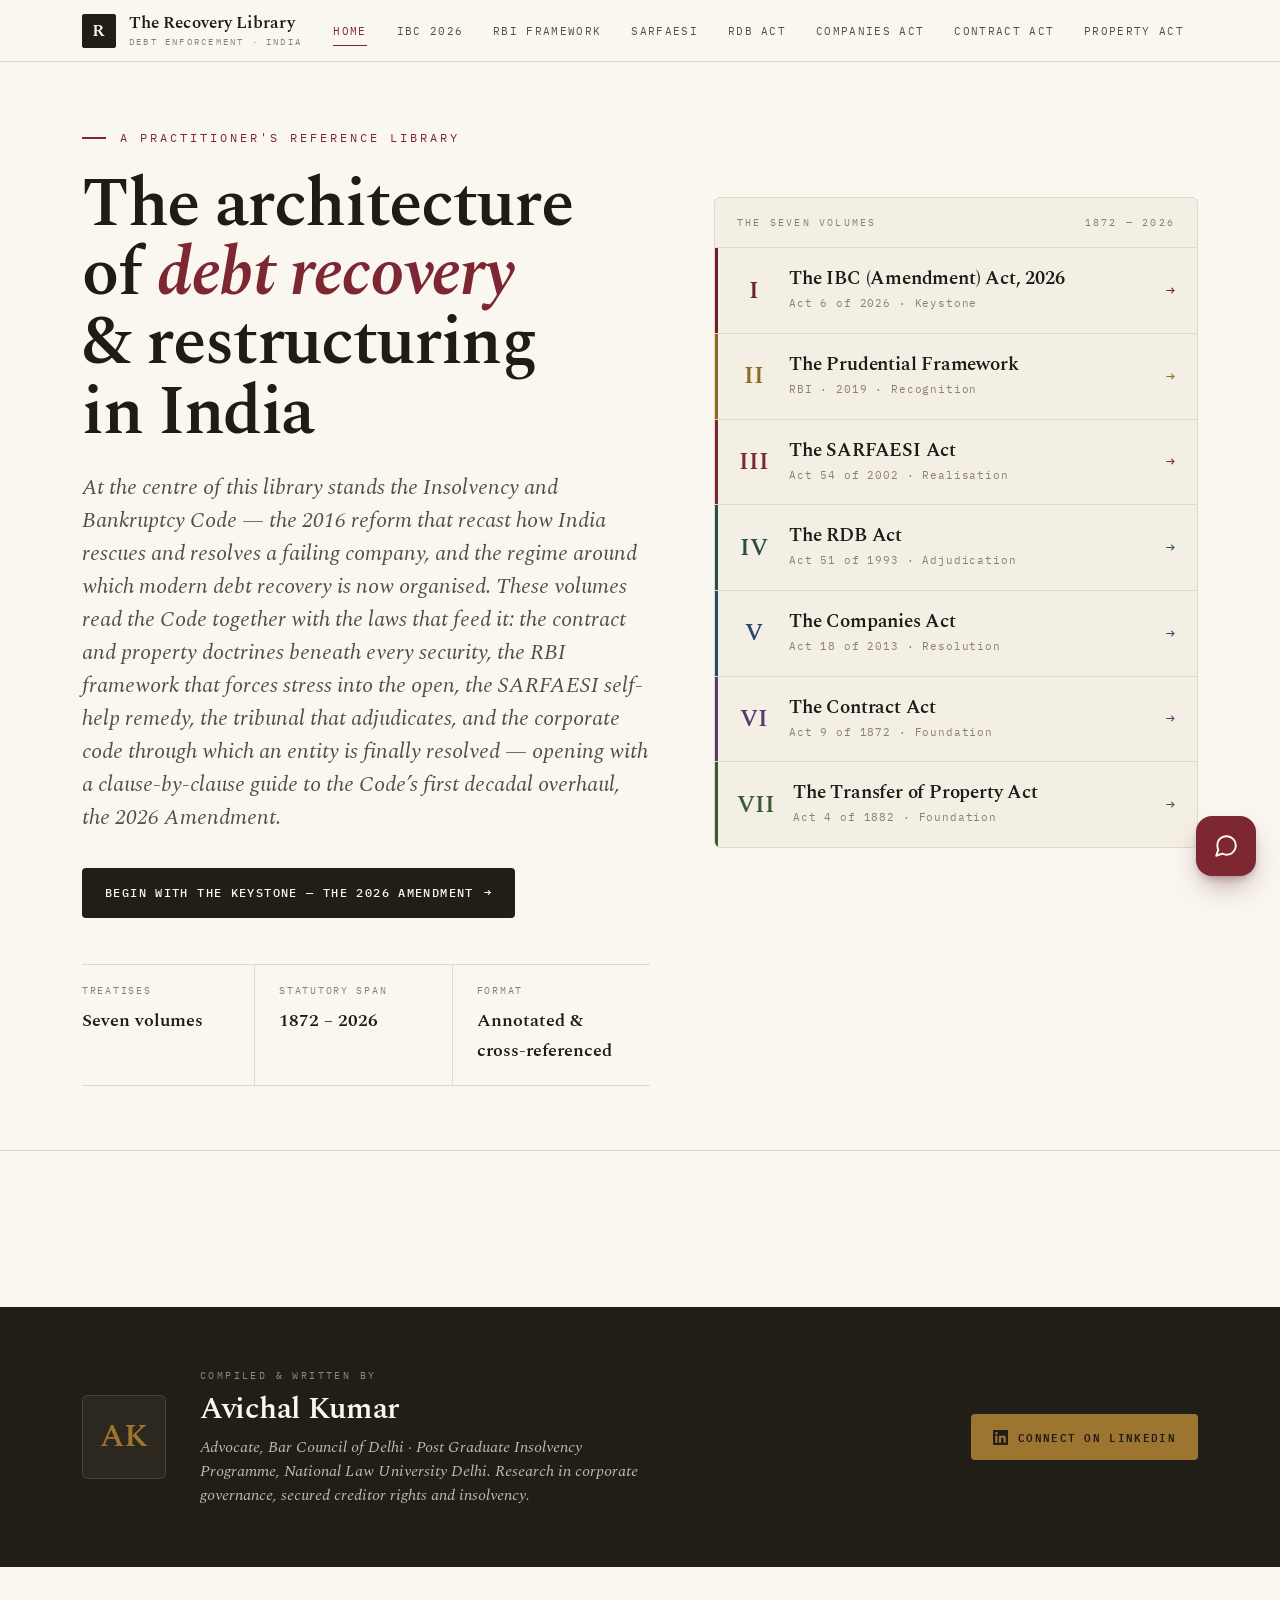
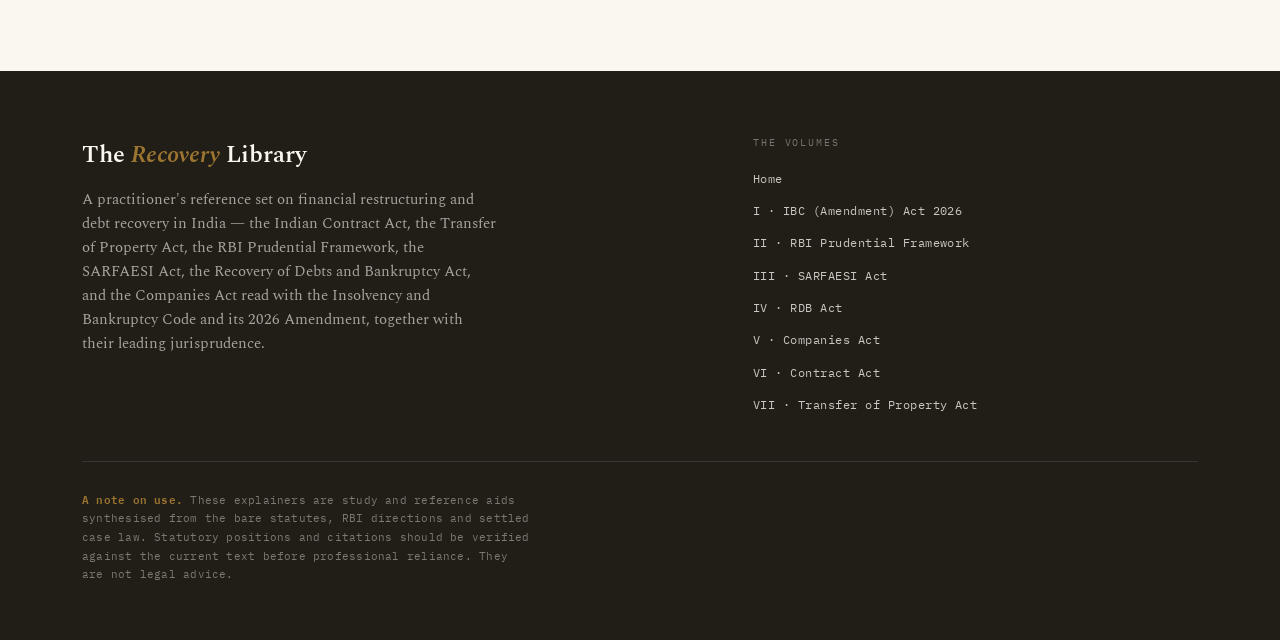
<file: index.html>
<!DOCTYPE html>
<html lang="en">
<head>
<script>document.documentElement.classList.add("js");</script>
<meta charset="UTF-8">
<meta name="viewport" content="width=device-width, initial-scale=1.0">
<title>The Recovery Library · Debt Recovery and Restructuring in India</title>
<link rel="preconnect" href="https://fonts.googleapis.com">
<link rel="preconnect" href="https://fonts.gstatic.com" crossorigin>
<link href="https://fonts.googleapis.com/css2?family=Spectral:ital,wght@0,300;0,400;0,500;0,600;0,700;1,400;1,500;1,600&family=IBM+Plex+Mono:wght@400;500;600&display=swap" rel="stylesheet">
<link rel="stylesheet" href="library.css">
<style>
/* ---------------- homepage-specific ---------------- */
.home-hero{position:relative;padding:128px 0 64px;border-bottom:1px solid var(--line);}
.home-hero .shell{display:grid;grid-template-columns:1.08fr .92fr;gap:64px;align-items:center;}
@media(max-width:920px){.home-hero .shell{grid-template-columns:1fr;gap:44px;}}
.home-hero .kicker{font-family:"IBM Plex Mono",monospace;font-size:11.5px;letter-spacing:.26em;
  text-transform:uppercase;color:var(--accent);margin:0 0 22px;display:flex;align-items:center;gap:14px;}
.home-hero .kicker::before{content:"";width:24px;height:1.5px;background:var(--accent);}
.home-hero h1{font-family:"Spectral",serif;font-weight:600;font-size:clamp(38px,5.6vw,68px);
  line-height:1.02;letter-spacing:-.02em;margin:0;color:var(--ink);text-wrap:balance;}
.home-hero h1 em{font-style:italic;color:var(--accent);}
.home-hero .sub{font-family:"Spectral",serif;font-style:italic;font-size:clamp(18px,1.9vw,22px);
  color:var(--ink-soft);max-width:54ch;margin:24px 0 0;line-height:1.5;}
.home-hero .cta{display:flex;flex-wrap:wrap;gap:12px;margin-top:34px;}

.btn{font-family:"IBM Plex Mono",monospace;font-size:11.5px;letter-spacing:.12em;text-transform:uppercase;
  text-decoration:none;padding:14px 22px;border-radius:4px;transition:all .18s;font-weight:500;
  display:inline-flex;align-items:center;gap:10px;cursor:pointer;border:1px solid transparent;}
.btn.solid{background:var(--ground);color:var(--paper);}
.btn.solid:hover{background:var(--ground-2);}
.btn.ghost{border-color:var(--line);color:var(--ink-soft);}
.btn.ghost:hover{border-color:var(--accent);color:var(--accent);}
.btn .ar{transition:transform .18s;}
.btn:hover .ar{transform:translateX(4px);}

.home-hero .meta-strip{margin-top:46px;max-width:none;}

/* the three-volume index panel */
.vindex{border:1px solid var(--line);border-radius:6px;background:var(--paper-2);overflow:hidden;}
.vindex .vihead{font-family:"IBM Plex Mono",monospace;font-size:10px;letter-spacing:.22em;
  text-transform:uppercase;color:var(--ink-faint);padding:16px 22px;border-bottom:1px solid var(--line);
  display:flex;justify-content:space-between;}
.vidx{display:flex;align-items:center;gap:18px;padding:20px 22px;text-decoration:none;color:var(--ink);
  border-bottom:1px solid var(--line);position:relative;transition:background .16s;}
.vidx:last-child{border-bottom:none;}
.vidx::before{content:"";position:absolute;left:0;top:0;bottom:0;width:3px;background:var(--vc);}
.vidx:hover{background:var(--paper);}
.vidx .ro{font-family:"Spectral",serif;font-weight:600;font-size:24px;color:var(--vc);
  min-width:34px;text-align:center;line-height:1;}
.vidx .vmeta{flex:1;display:flex;flex-direction:column;}
.vidx .vt{display:block;font-family:"Spectral",serif;font-weight:600;font-size:19px;line-height:1.15;letter-spacing:-.01em;}
.vidx .vy{display:block;font-family:"IBM Plex Mono",monospace;font-size:10.5px;letter-spacing:.08em;
  color:var(--ink-faint);margin-top:5px;}
.vidx .va{font-family:"IBM Plex Mono",monospace;color:var(--vc);font-size:15px;transition:transform .18s;}
.vidx:hover .va{transform:translateX(4px);}

/* architecture layers */
.arch{display:grid;grid-template-columns:repeat(auto-fit,minmax(232px,1fr));gap:18px;margin-top:44px;}
@media(max-width:820px){.arch{grid-template-columns:1fr;}}
.layer{background:var(--paper-2);border:1px solid var(--line);border-radius:6px;padding:26px 24px;
  position:relative;overflow:hidden;}
.layer .edge{position:absolute;left:0;top:0;bottom:0;width:3px;background:var(--vc);}
.layer .lnum{font-family:"IBM Plex Mono",monospace;font-size:10.5px;color:var(--vc);letter-spacing:.14em;
  text-transform:uppercase;}
.layer h3{font-family:"Spectral",serif;font-weight:600;font-size:21px;margin:12px 0 8px;color:var(--ink);
  display:block;}
.layer p{font-size:15.5px;line-height:1.55;color:var(--ink-soft);margin:0;max-width:none;}

/* the library volume cards */
.grid3{display:grid;grid-template-columns:repeat(auto-fit,minmax(248px,1fr));gap:22px;margin-top:42px;}
@media(max-width:920px){.grid3{grid-template-columns:1fr;max-width:440px;margin-inline:auto;}}
.vol{display:flex;flex-direction:column;text-decoration:none;border:1px solid var(--line);
  border-radius:6px;overflow:hidden;background:var(--paper);transition:border-color .18s,transform .18s,box-shadow .18s;}
.vol:hover{border-color:var(--vc);transform:translateY(-3px);box-shadow:0 22px 44px -30px var(--shadow);}
.vol .cap{padding:24px 24px 22px;color:#fff;background:var(--vc);}
.vol .vtop{display:flex;justify-content:space-between;align-items:baseline;}
.vol .vroman{font-family:"Spectral",serif;font-weight:600;font-size:34px;line-height:1;opacity:.92;}
.vol .vtag{font-family:"IBM Plex Mono",monospace;font-size:9px;letter-spacing:.16em;text-transform:uppercase;
  border:1px solid rgba(255,255,255,.4);border-radius:30px;padding:5px 11px;opacity:.92;}
.vol .vtitle{display:block;font-family:"Spectral",serif;font-weight:600;font-size:24px;line-height:1.1;letter-spacing:-.01em;
  margin:20px 0 4px;}
.vol .vtitle em{font-style:italic;}
.vol .vyr{font-family:"IBM Plex Mono",monospace;font-size:10.5px;letter-spacing:.08em;opacity:.82;}
.vol .body{padding:22px 24px 24px;display:flex;flex-direction:column;flex:1;}
.vol .desc{font-family:"Spectral",serif;font-size:16px;line-height:1.5;color:var(--ink-soft);margin:0 0 18px;}
.vol .facets{display:flex;flex-wrap:wrap;gap:7px;margin-bottom:auto;}
.vol .facet{font-family:"IBM Plex Mono",monospace;font-size:10px;letter-spacing:.02em;
  background:var(--paper-2);border:1px solid var(--line);border-radius:3px;padding:5px 10px;color:var(--ink-soft);}
.vol .open{font-family:"IBM Plex Mono",monospace;font-size:11px;letter-spacing:.12em;text-transform:uppercase;
  font-weight:600;color:var(--vc);display:inline-flex;align-items:center;gap:9px;margin-top:24px;
  padding-top:18px;border-top:1px solid var(--line);}
.vol .open .ar{transition:transform .18s;}
.vol:hover .open .ar{transform:translateX(5px);}

/* interlock */
.interlock{display:grid;grid-template-columns:1fr 1fr;gap:56px;align-items:center;}
@media(max-width:860px){.interlock{grid-template-columns:1fr;gap:36px;}}
.flowmap{background:var(--paper-2);border:1px solid var(--line);border-radius:6px;padding:14px 28px;}
.fm-row{display:flex;align-items:flex-start;gap:18px;padding:20px 0;border-bottom:1px solid var(--line);}
.fm-row:last-child{border-bottom:none;}
.fm-ic{width:42px;height:42px;border-radius:5px;flex-shrink:0;display:grid;place-items:center;
  font-family:"Spectral",serif;font-weight:600;font-size:17px;color:#fff;background:var(--vc);}
.fm-row .t{font-family:"Spectral",serif;font-weight:600;font-size:17px;color:var(--ink);display:block;}
.fm-row .d{font-size:14.5px;color:var(--ink-soft);line-height:1.5;display:block;margin-top:4px;}
.pull-h{font-family:"Spectral",serif;font-style:italic;font-size:24px;line-height:1.4;
  color:var(--ink);border-left:2px solid var(--accent);padding:4px 0 4px 24px;margin:26px 0 0;}

/* colophon — the dark anchor */
.colophon{background:var(--ground);color:var(--paper);margin-top:84px;}
.colcard{display:grid;grid-template-columns:auto 1fr auto;gap:34px;align-items:center;
  padding:60px 0;}
@media(max-width:740px){.colcard{grid-template-columns:1fr;text-align:left;gap:24px;}}
.avatar{width:84px;height:84px;border-radius:6px;background:var(--ground-2);border:1px solid rgba(255,255,255,.12);
  display:grid;place-items:center;font-family:"Spectral",serif;font-weight:600;font-size:32px;color:var(--gilt);}
.colophon .clab{font-family:"IBM Plex Mono",monospace;font-size:10px;letter-spacing:.24em;
  text-transform:uppercase;color:rgba(250,247,240,.5);margin-bottom:10px;}
.colophon .cname{font-family:"Spectral",serif;font-weight:600;font-size:30px;line-height:1.05;margin:0;
  letter-spacing:-.01em;color:var(--paper);}
.colophon .crole{font-family:"Spectral",serif;font-style:italic;font-size:16px;
  color:rgba(250,247,240,.72);margin:10px 0 0;max-width:56ch;line-height:1.5;}
.li-btn{font-family:"IBM Plex Mono",monospace;font-size:11px;letter-spacing:.12em;text-transform:uppercase;
  font-weight:600;text-decoration:none;color:var(--ground);background:var(--gilt);padding:14px 22px;border-radius:4px;
  display:inline-flex;align-items:center;gap:10px;white-space:nowrap;transition:background .18s;}
.li-btn:hover{background:#b8965a;}
.li-btn svg{width:15px;height:15px;}

section.home-sec{padding:84px 0;}
</style>
</head>
<body>
<div id="progress"></div>

<header class="masthead" id="masthead">
  <div class="shell">
    <a class="brand" href="index.html">
      <span class="seal">R</span>
      <span class="wm"><b>The Recovery Library</b><span>Debt Enforcement · India</span></span>
    </a>
    <nav class="mnav">
      <a class="home-link current" href="index.html">Home</a>
      <a href="ibc-amendment-act.html">IBC 2026</a>
      <a href="rbi-prudential-framework.html">RBI Framework</a>
      <a href="sarfaesi-act.html">SARFAESI</a>
      <a href="rdb-act.html">RDB Act</a>
      <a href="companies-act.html">Companies Act</a>
      <a href="contract-act.html">Contract Act</a>
      <a href="transfer-of-property-act.html">Property Act</a>
    </nav>
  </div>
</header>

<!-- ===================== HERO ===================== -->
<section class="home-hero" id="top">
  <div class="shell">
    <div>
      <div class="kicker">A Practitioner's Reference Library</div>
      <h1 class="reveal">The architecture of <em>debt recovery</em> &amp; restructuring in India</h1>
      <p class="sub reveal">At the centre of this library stands the Insolvency and Bankruptcy Code &mdash; the 2016 reform that recast how India rescues and resolves a failing company, and the regime around which modern debt recovery is now organised. These volumes read the Code together with the laws that feed it: the contract and property doctrines beneath every security, the RBI framework that forces stress into the open, the SARFAESI self-help remedy, the tribunal that adjudicates, and the corporate code through which an entity is finally resolved &mdash; opening with a clause-by-clause guide to the Code’s first decadal overhaul, the 2026 Amendment.</p>
      <div class="cta reveal">
        <a class="btn solid" href="ibc-amendment-act.html">Begin with the keystone &mdash; the 2026 Amendment <span class="ar">&rarr;</span></a>
      </div>
    </div>
    <div class="vindex reveal">
      <div class="vihead"><span>The Seven Volumes</span><span>1872 — 2026</span></div>
      <a class="vidx" style="--vc:#6e1f2e;" href="ibc-amendment-act.html">
        <span class="ro">I</span>
        <span class="vmeta"><span class="vt">The IBC (Amendment) Act, 2026</span><span class="vy">Act 6 of 2026 · Keystone</span></span>
        <span class="va">&rarr;</span>
      </a>
      <a class="vidx" style="--vc:#8f6822;" href="rbi-prudential-framework.html">
        <span class="ro">II</span>
        <span class="vmeta"><span class="vt">The Prudential Framework</span><span class="vy">RBI · 2019 · Recognition</span></span>
        <span class="va">&rarr;</span>
      </a>
      <a class="vidx" style="--vc:#7d2733;" href="sarfaesi-act.html">
        <span class="ro">III</span>
        <span class="vmeta"><span class="vt">The SARFAESI Act</span><span class="vy">Act 54 of 2002 · Realisation</span></span>
        <span class="va">&rarr;</span>
      </a>
      <a class="vidx" style="--vc:#285049;" href="rdb-act.html">
        <span class="ro">IV</span>
        <span class="vmeta"><span class="vt">The RDB Act</span><span class="vy">Act 51 of 1993 · Adjudication</span></span>
        <span class="va">&rarr;</span>
      </a>
      <a class="vidx" style="--vc:#2a4a6b;" href="companies-act.html">
        <span class="ro">V</span>
        <span class="vmeta"><span class="vt">The Companies Act</span><span class="vy">Act 18 of 2013 · Resolution</span></span>
        <span class="va">&rarr;</span>
      </a>
      <a class="vidx" style="--vc:#5b3a6b;" href="contract-act.html">
        <span class="ro">VI</span>
        <span class="vmeta"><span class="vt">The Contract Act</span><span class="vy">Act 9 of 1872 · Foundation</span></span>
        <span class="va">&rarr;</span>
      </a>
      <a class="vidx" style="--vc:#3d5a34;" href="transfer-of-property-act.html">
        <span class="ro">VII</span>
        <span class="vmeta"><span class="vt">The Transfer of Property Act</span><span class="vy">Act 4 of 1882 · Foundation</span></span>
        <span class="va">&rarr;</span>
      </a>
    </div>
  </div>
  <div class="shell">
    <div class="meta-strip reveal">
      <div><span class="lab">Treatises</span><span class="val">Seven volumes</span></div>
      <div><span class="lab">Statutory span</span><span class="val">1872 – 2026</span></div>
      <div><span class="lab">Format</span><span class="val">Annotated &amp; cross-referenced</span></div>
    </div>
  </div>
</section>

<main>
<!-- ===================== AUTHOR ===================== -->
<section class="colophon">
  <div class="shell">
    <div class="colcard reveal">
      <div class="avatar">AK</div>
      <div>
        <div class="clab">Compiled &amp; written by</div>
        <p class="cname">Avichal Kumar</p>
        <p class="crole">Advocate, Bar Council of Delhi · Post Graduate Insolvency Programme, National Law University Delhi. Research in corporate governance, secured creditor rights and insolvency.</p>
      </div>
      <a class="li-btn" href="https://www.linkedin.com/in/avichalkumar29/" target="_blank" rel="noopener">
        <svg viewBox="0 0 24 24" fill="currentColor"><path d="M20.45 20.45h-3.56v-5.57c0-1.33-.02-3.04-1.85-3.04-1.85 0-2.14 1.45-2.14 2.94v5.67H9.35V9h3.42v1.56h.05c.48-.9 1.64-1.85 3.37-1.85 3.6 0 4.27 2.37 4.27 5.46v6.28zM5.34 7.43a2.06 2.06 0 1 1 0-4.13 2.06 2.06 0 0 1 0 4.13zM7.12 20.45H3.55V9h3.57v11.45zM22.22 0H1.77C.79 0 0 .77 0 1.73v20.54C0 23.23.79 24 1.77 24h20.45c.98 0 1.78-.77 1.78-1.73V1.73C24 .77 23.2 0 22.22 0z"/></svg>
        Connect on LinkedIn
      </a>
    </div>
  </div>
</section>
</main>

<footer class="site">
  <div class="shell">
    <div class="ftop">
      <div>
        <h5>The <em>Recovery</em> Library</h5>
        <p>A practitioner's reference set on financial restructuring and debt recovery in India — the Indian Contract Act, the Transfer of Property Act, the RBI Prudential Framework, the SARFAESI Act, the Recovery of Debts and Bankruptcy Act, and the Companies Act read with the Insolvency and Bankruptcy Code and its 2026 Amendment, together with their leading jurisprudence.</p>
      </div>
      <div class="fnav">
        <span class="fl">The Volumes</span>
        <a href="index.html">Home</a>
        <a href="ibc-amendment-act.html">I · IBC (Amendment) Act 2026</a>
        <a href="rbi-prudential-framework.html">II · RBI Prudential Framework</a>
        <a href="sarfaesi-act.html">III · SARFAESI Act</a>
        <a href="rdb-act.html">IV · RDB Act</a>
        <a href="companies-act.html">V · Companies Act</a>
        <a href="contract-act.html">VI · Contract Act</a>
        <a href="transfer-of-property-act.html">VII · Transfer of Property Act</a>
      </div>
    </div>
    <p class="disc"><strong>A note on use.</strong> These explainers are study and reference aids synthesised from the bare statutes, RBI directions and settled case law. Statutory positions and citations should be verified against the current text before professional reliance. They are not legal advice.</p>
  </div>
</footer>

<script>
const bar=document.getElementById('progress');
const mh=document.getElementById('masthead');
function onScroll(){
  const h=document.documentElement;const sc=h.scrollTop;const max=h.scrollHeight-h.clientHeight;
  bar.style.width=(max>0?(sc/max*100):0)+'%';
  mh.classList.toggle('scrolled',sc>10);
}
document.addEventListener('scroll',onScroll,{passive:true});onScroll();

const io=new IntersectionObserver((es)=>{es.forEach(e=>{if(e.isIntersecting){e.target.classList.add('in');io.unobserve(e.target);}});},{threshold:.12});
document.querySelectorAll('.reveal').forEach(el=>io.observe(el));
</script>
<script src="chat.js" defer></script>
</body>
</html>
</file>
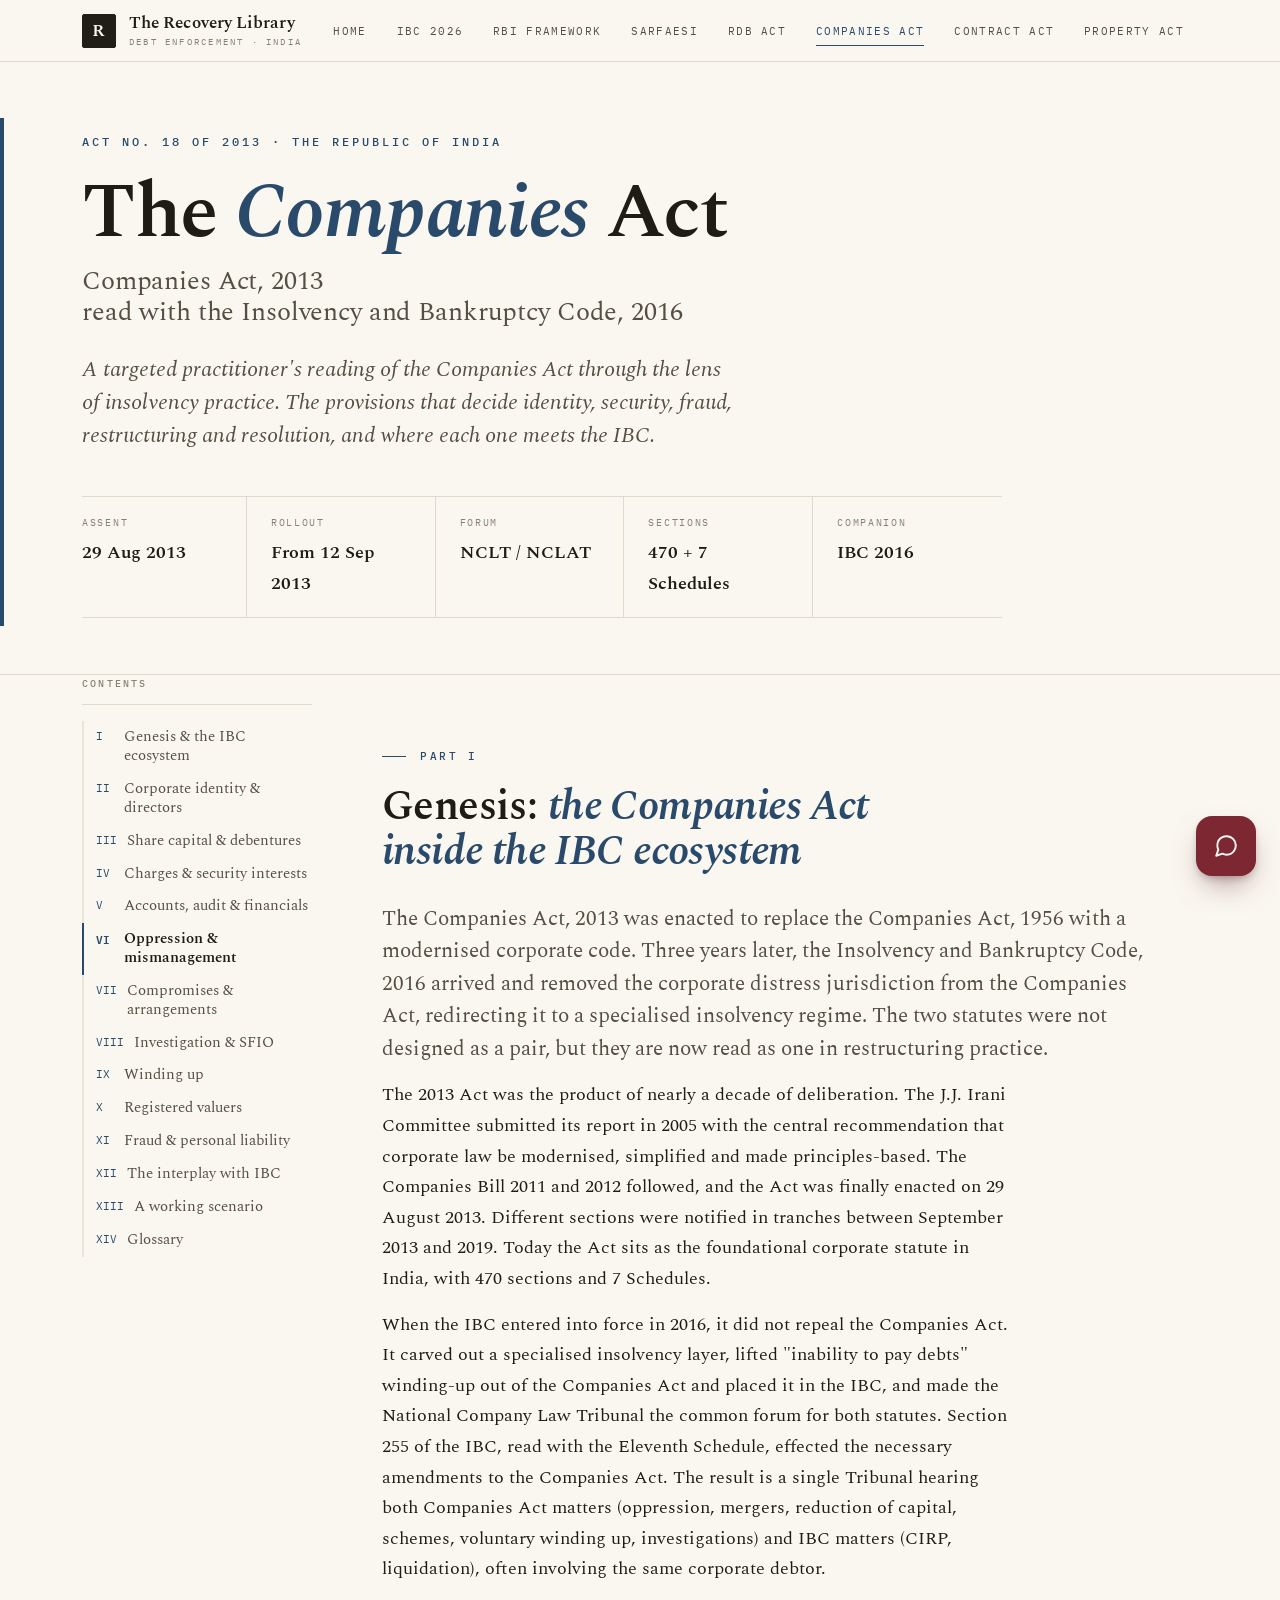
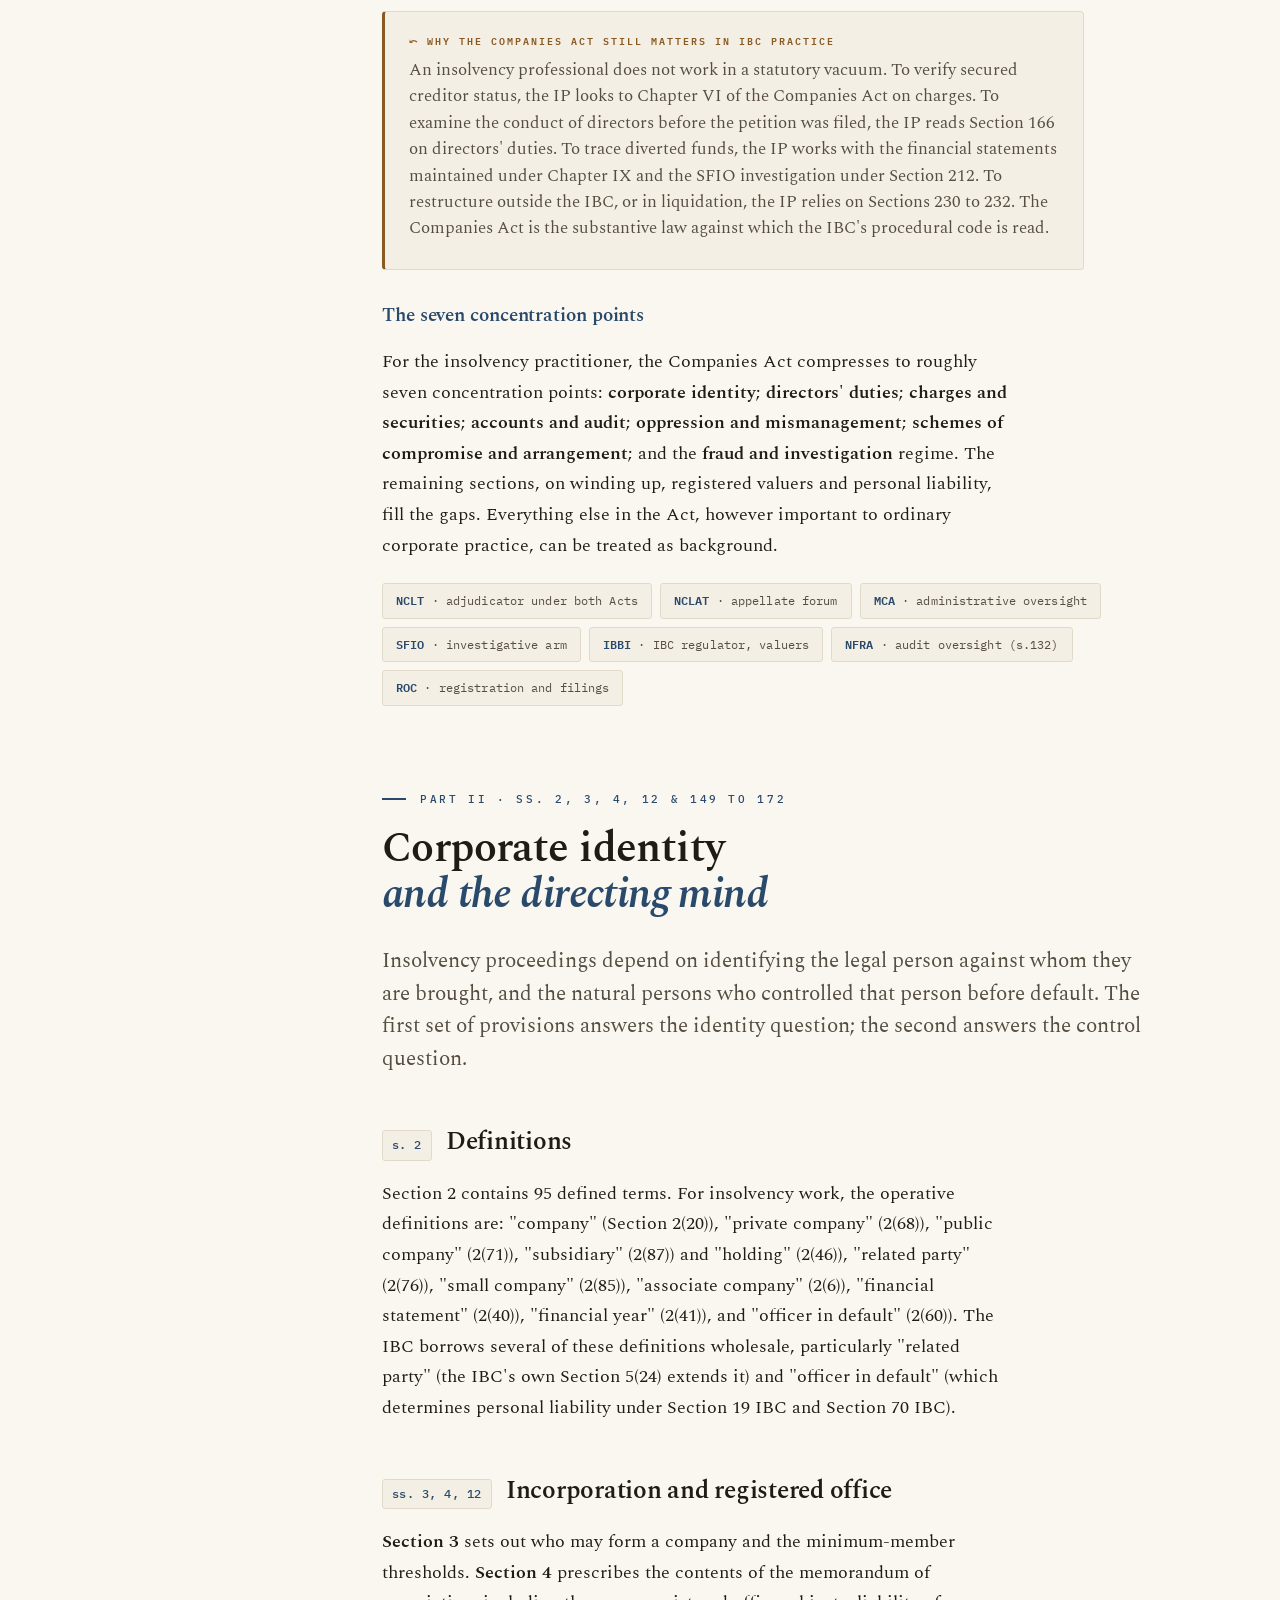
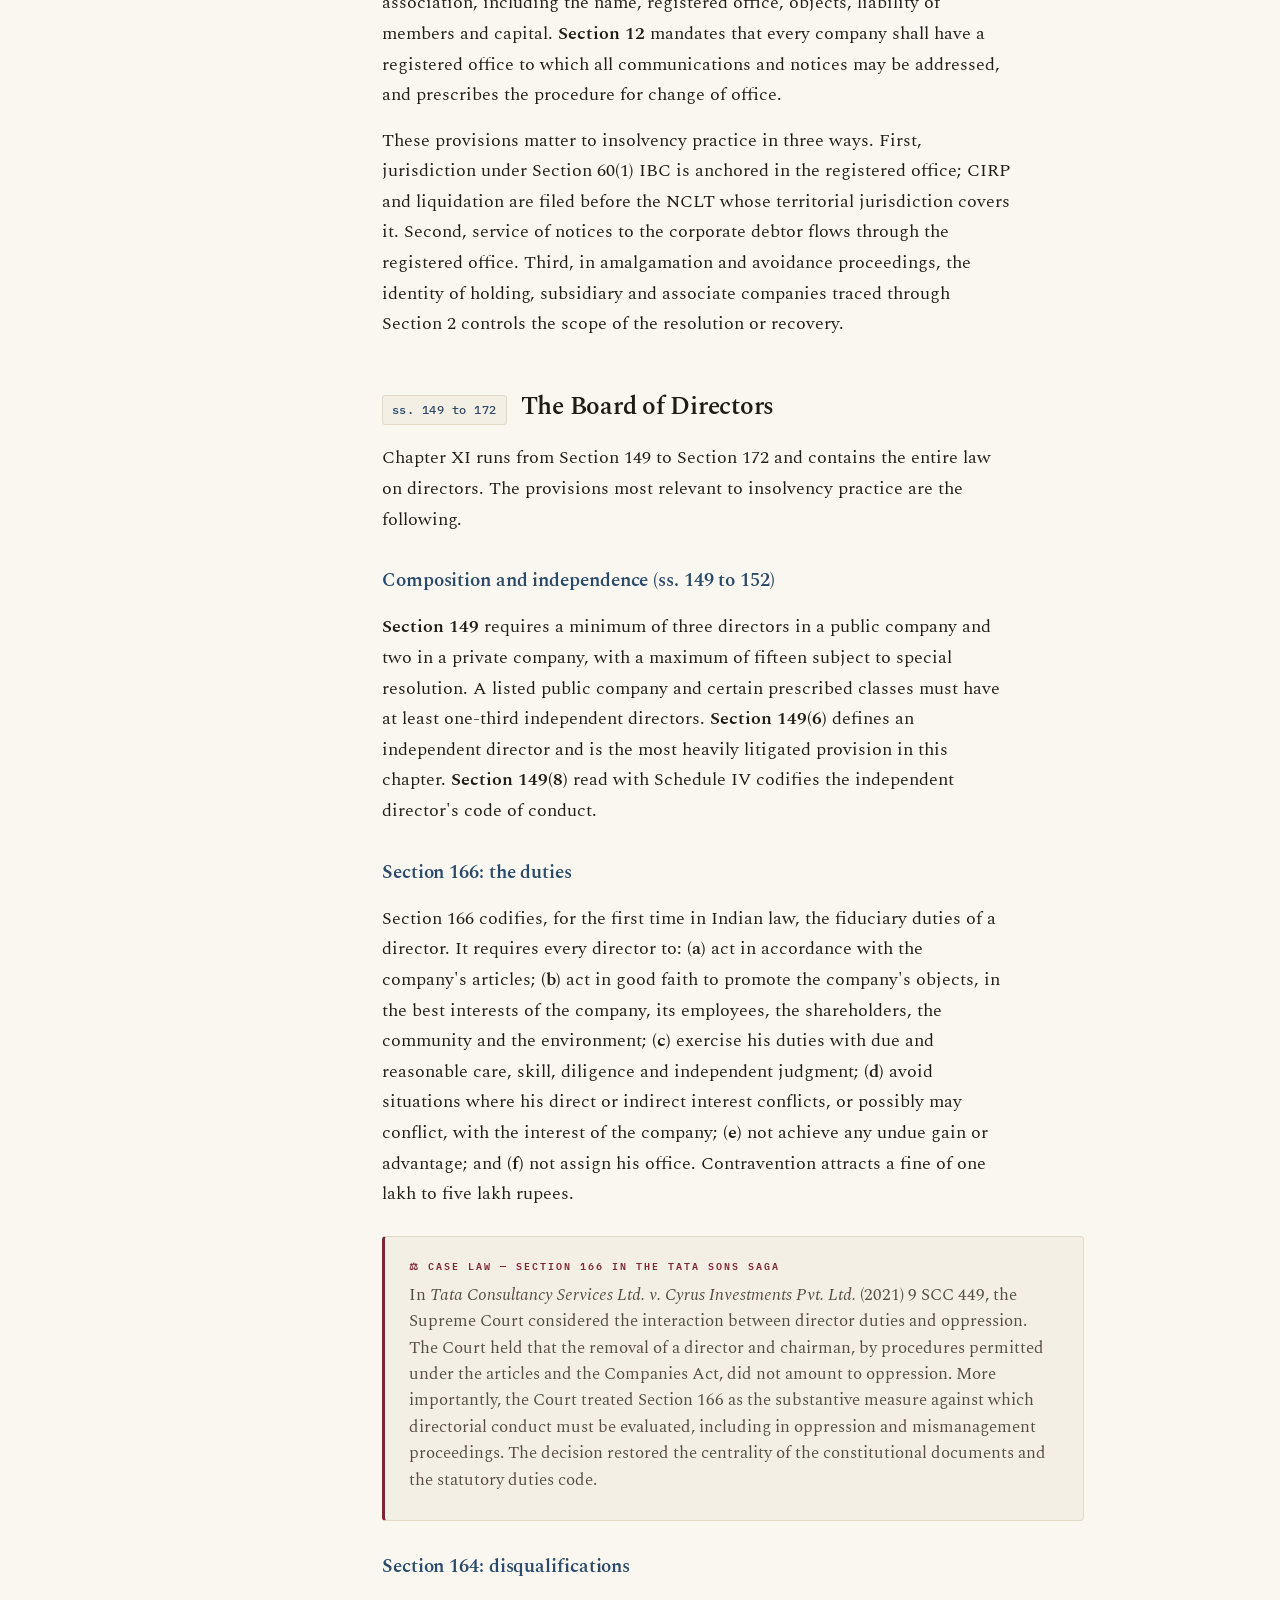
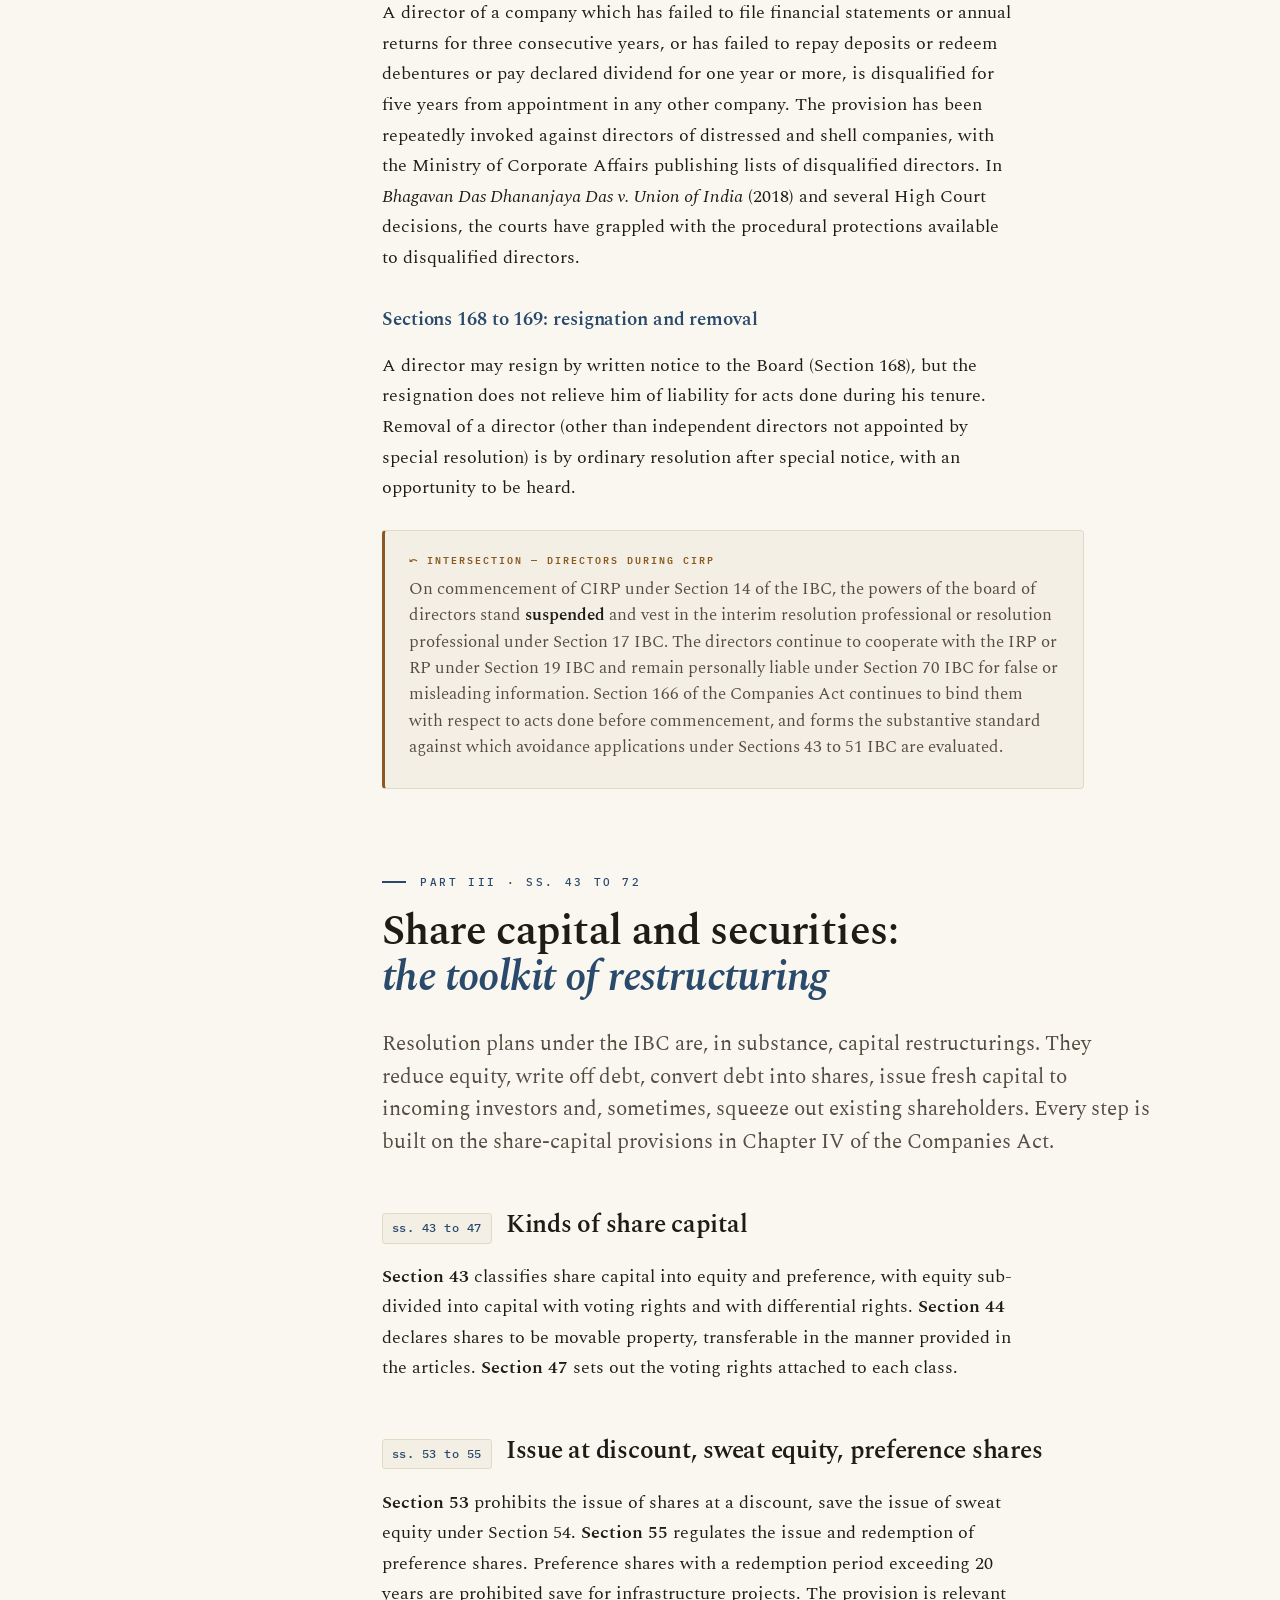
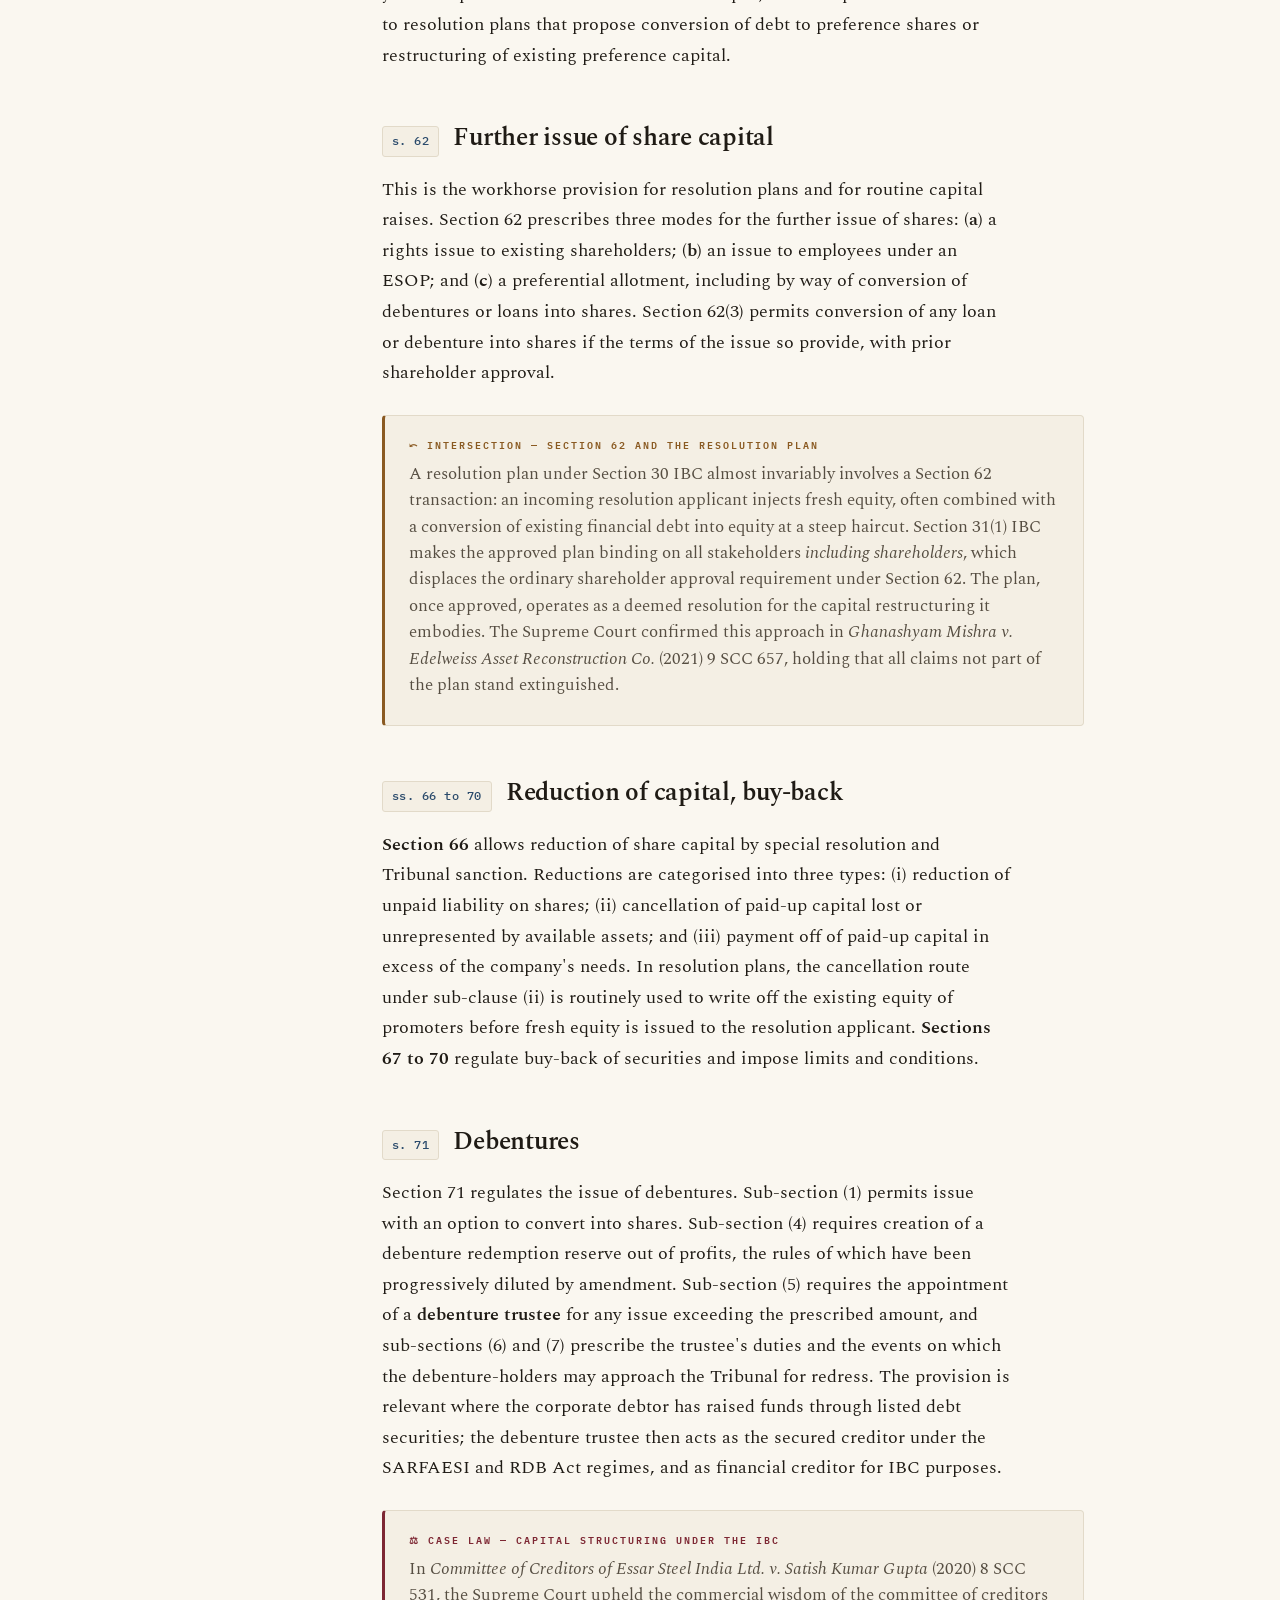
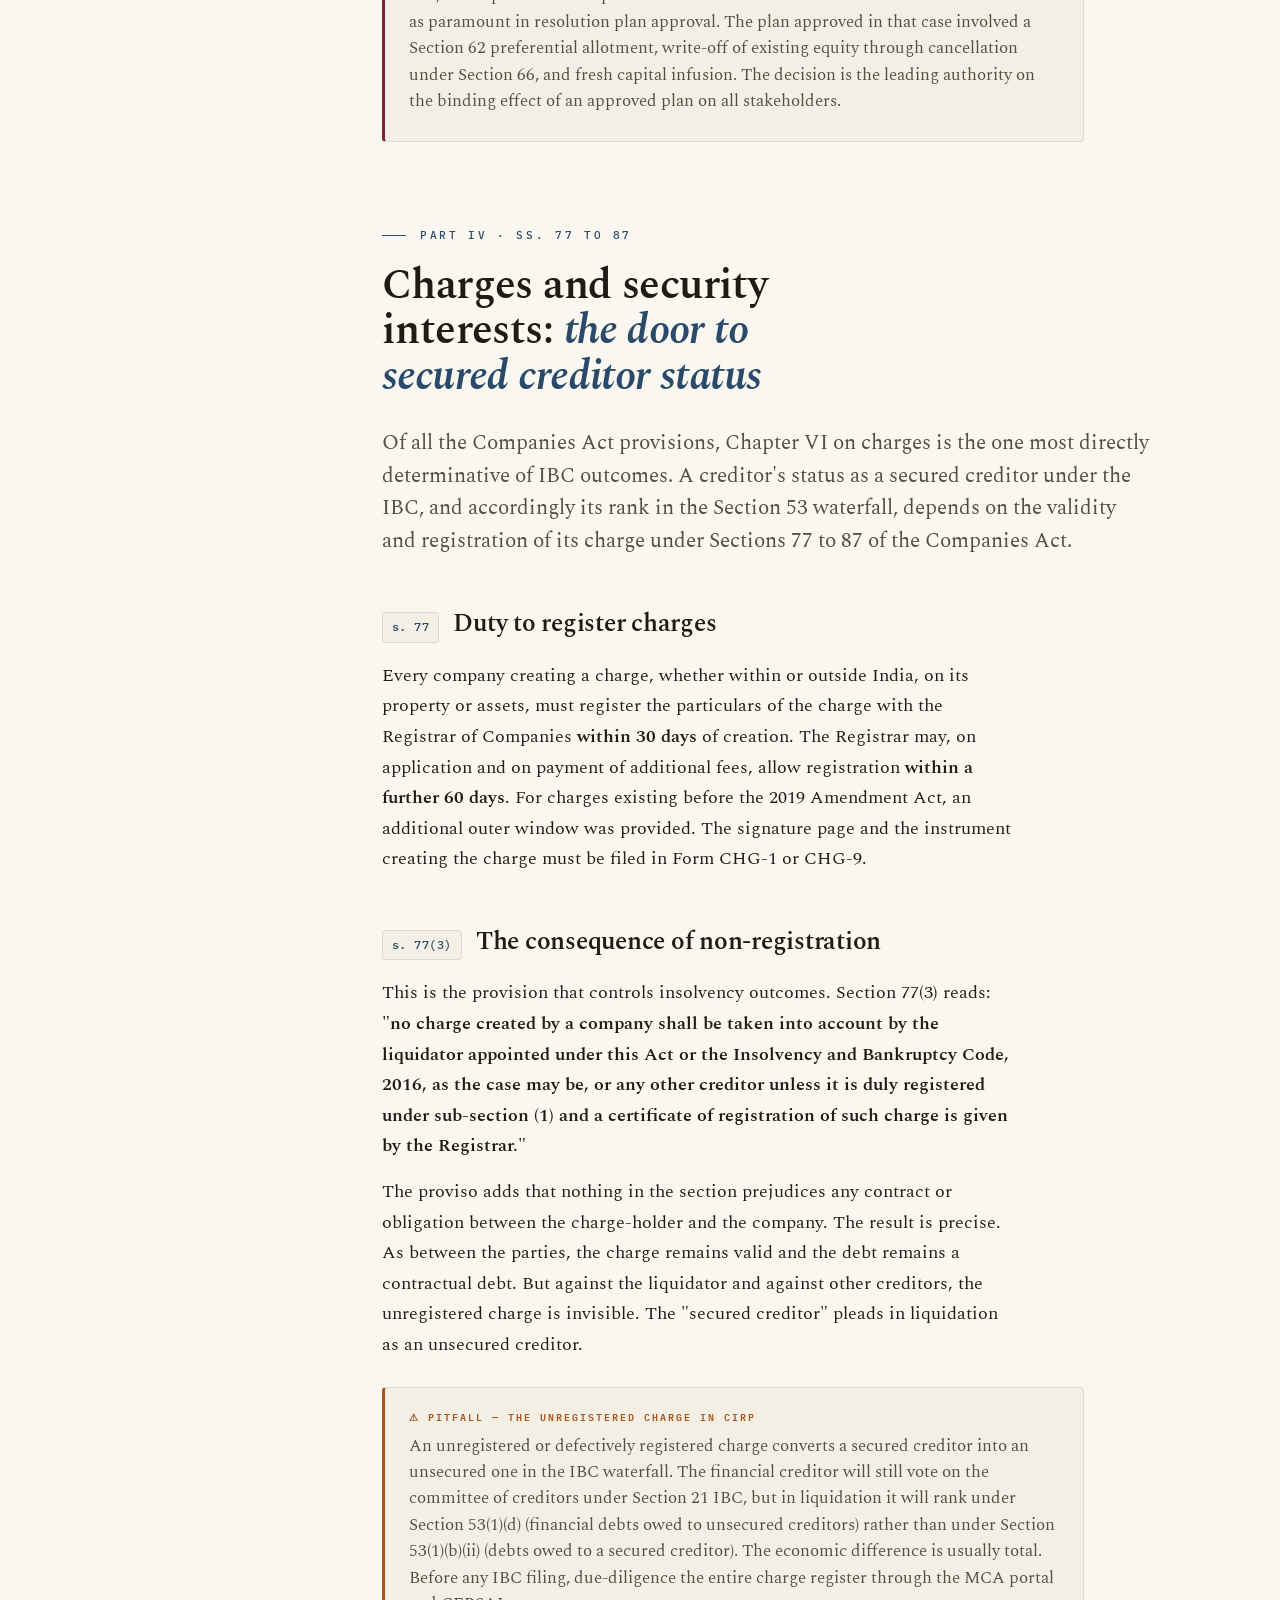
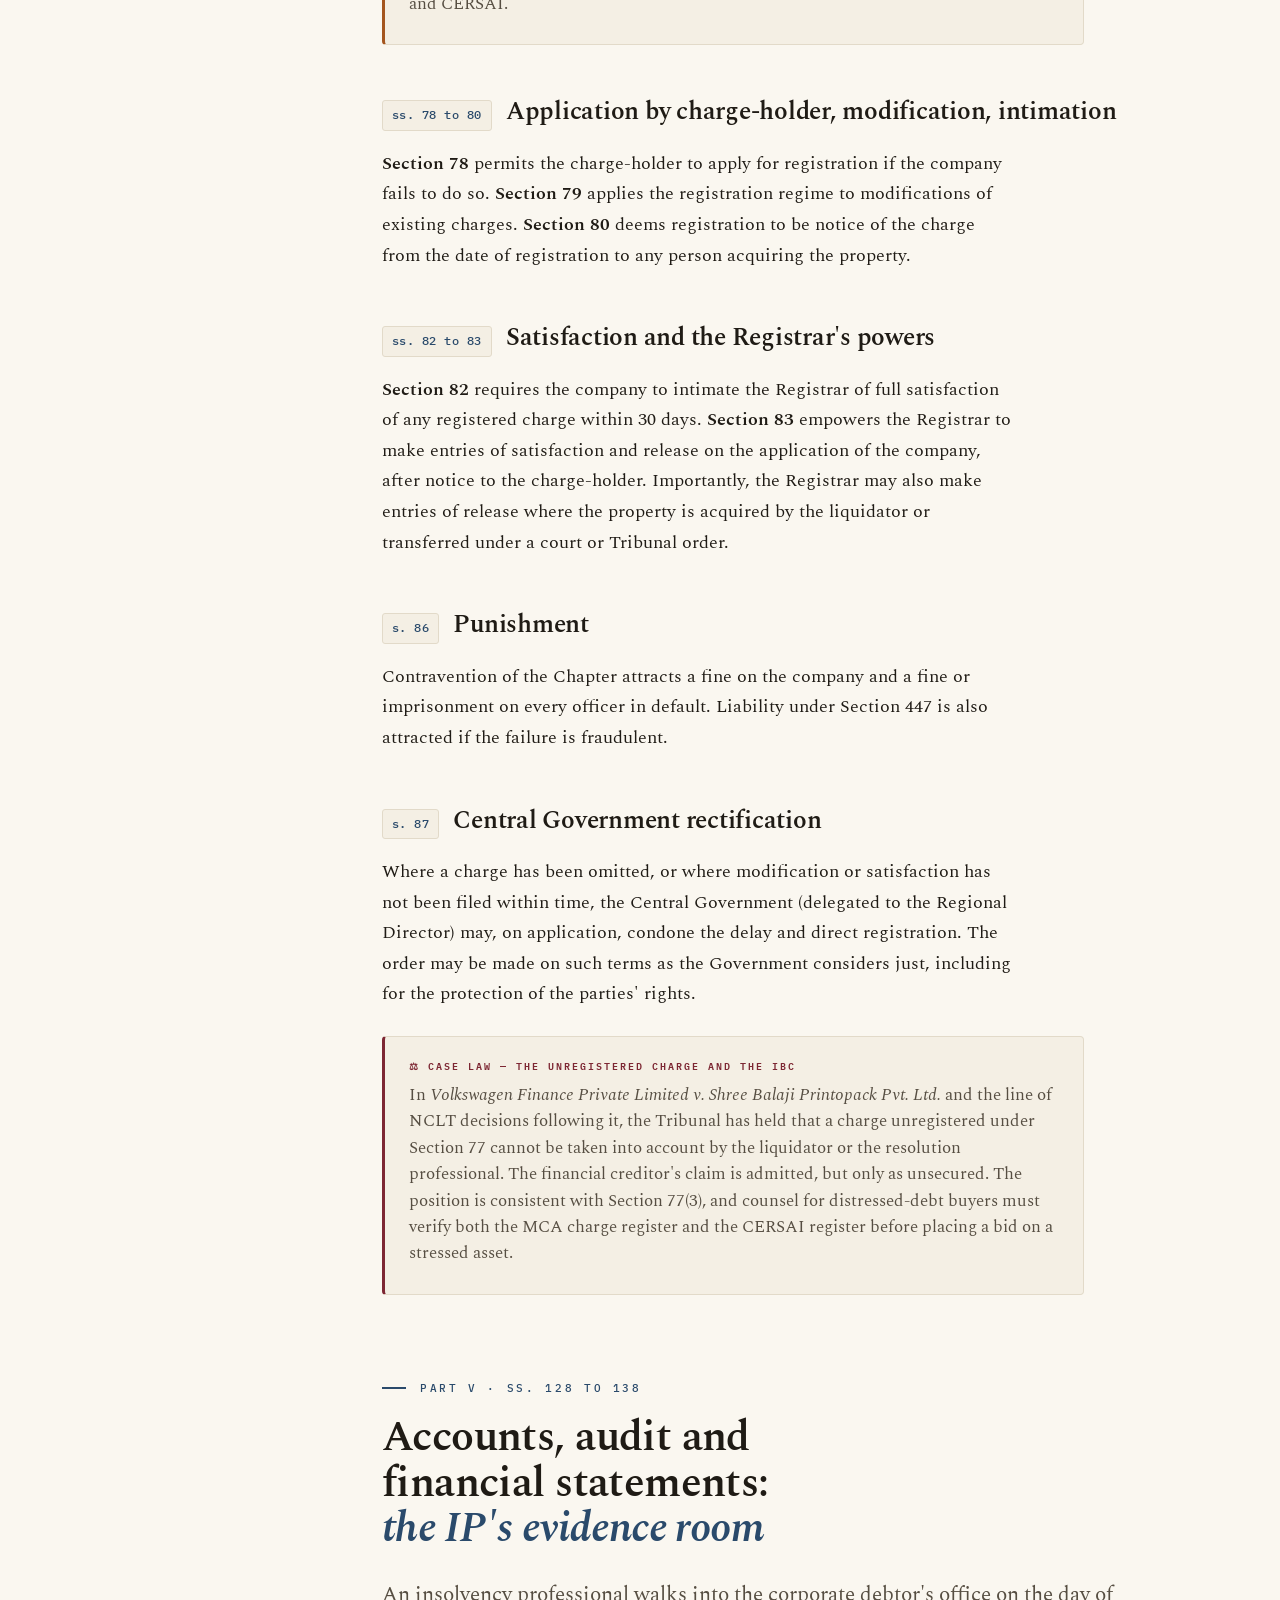
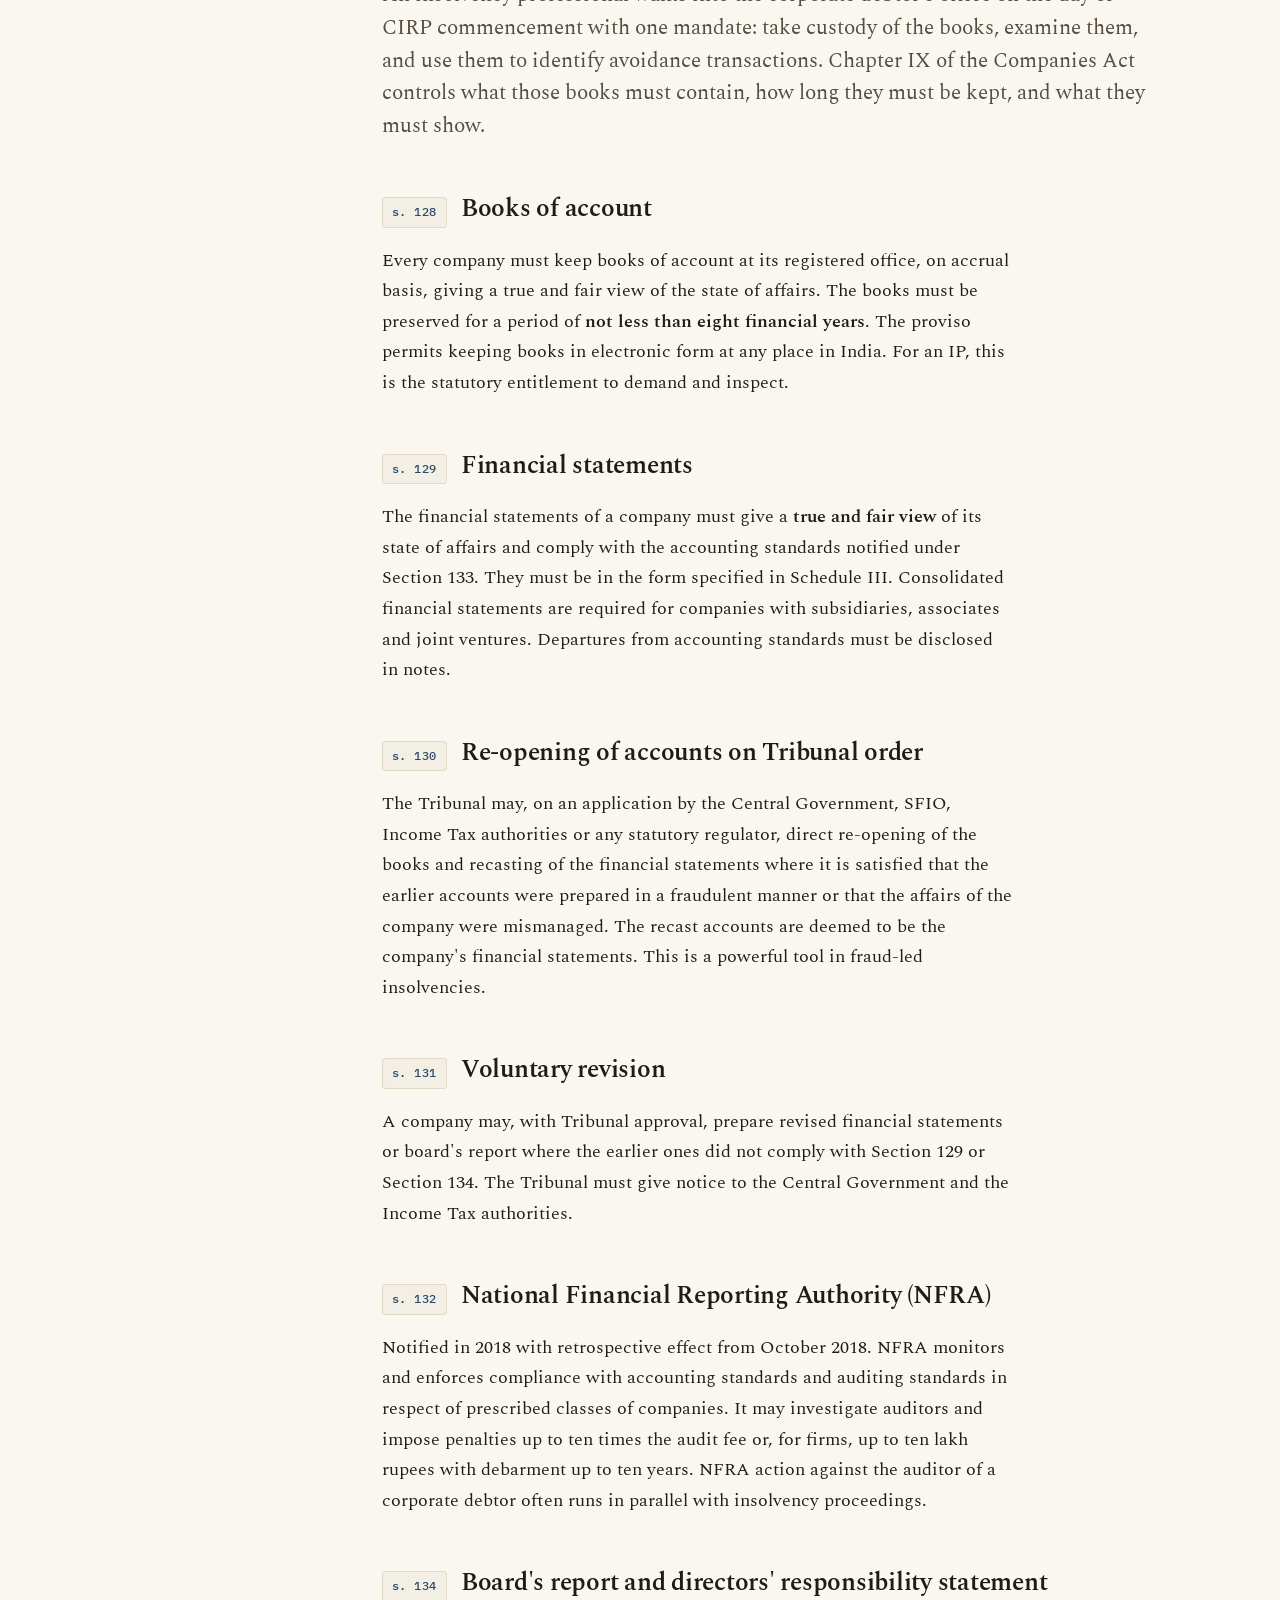
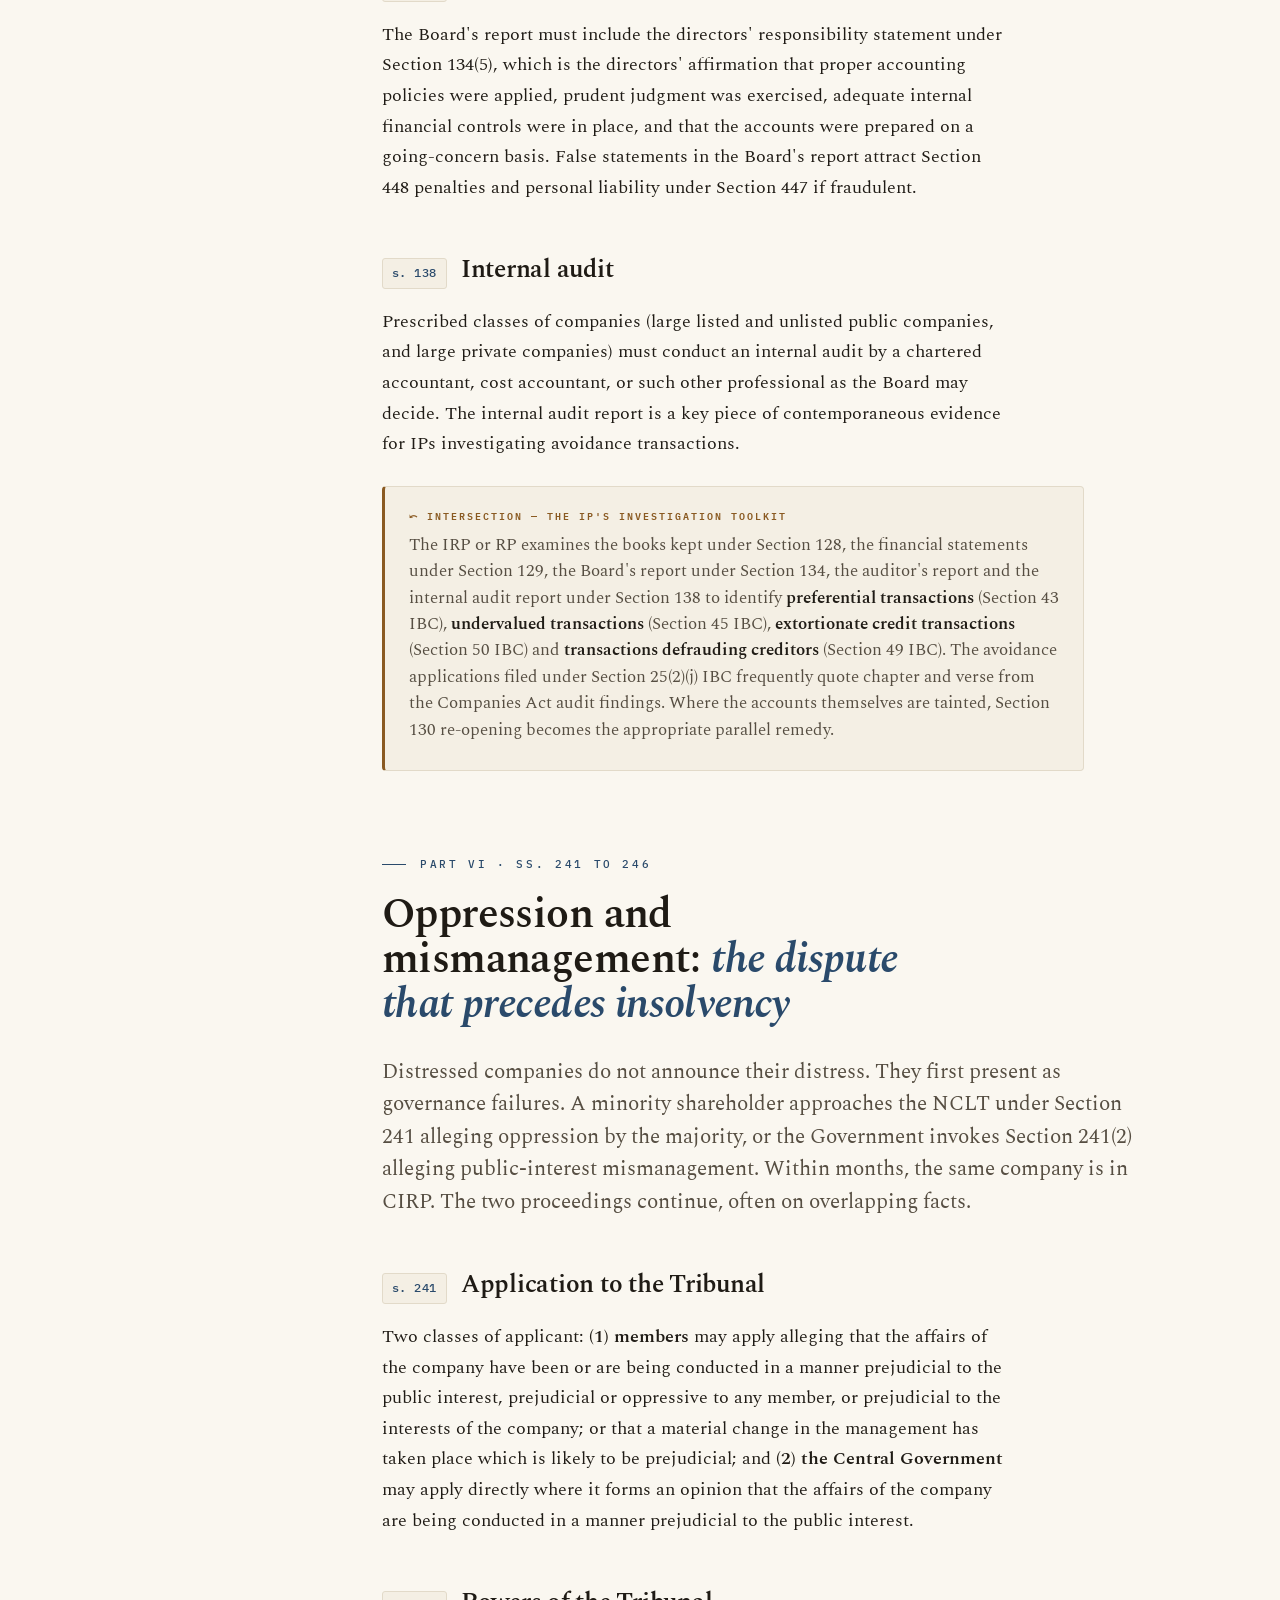
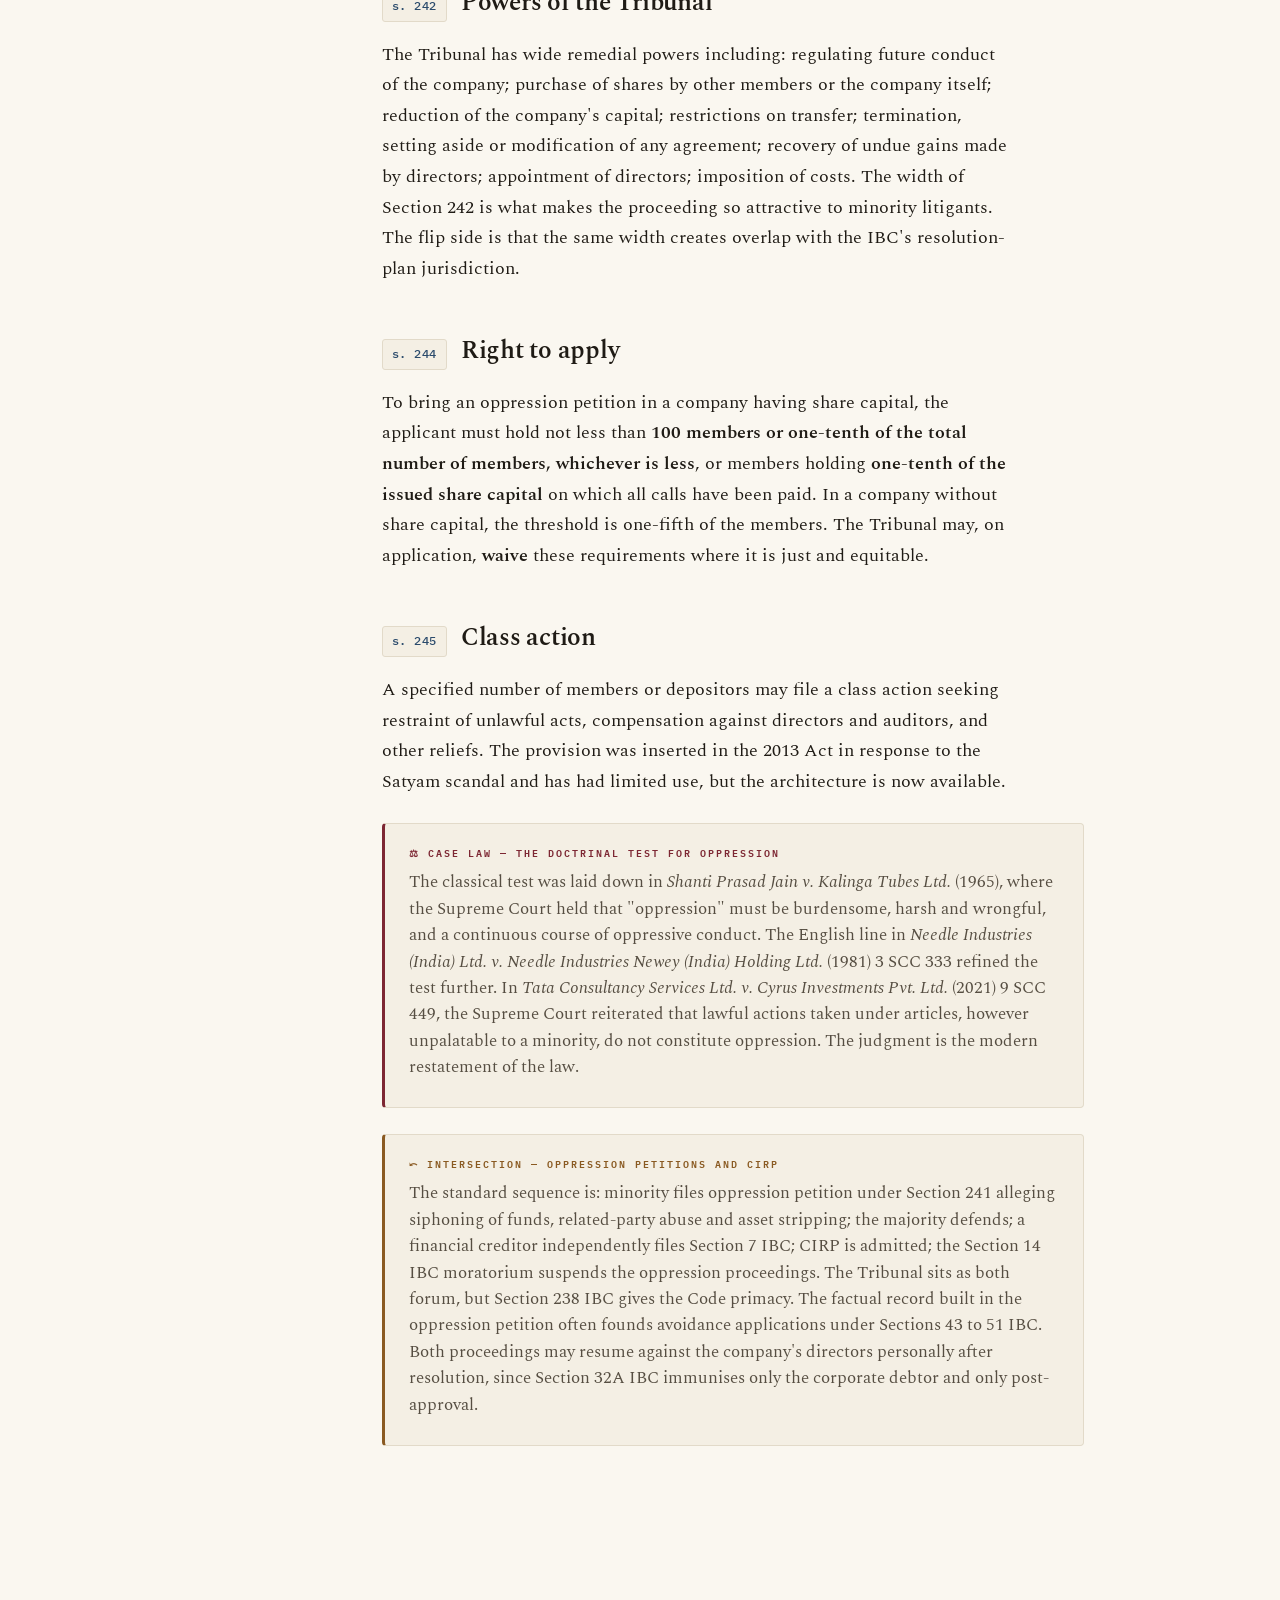
<file: companies-act.html>
<!DOCTYPE html>
<html lang="en">
<head>
<script>document.documentElement.classList.add("js");</script>
<meta charset="UTF-8">
<meta name="viewport" content="width=device-width, initial-scale=1.0">
<title>The Companies Act, 2013 — A Practitioner's Treatise</title>
<link rel="preconnect" href="https://fonts.googleapis.com">
<link rel="preconnect" href="https://fonts.gstatic.com" crossorigin>
<link href="https://fonts.googleapis.com/css2?family=Spectral:ital,wght@0,300;0,400;0,500;0,600;0,700;1,400;1,500;1,600&family=IBM+Plex+Mono:wght@400;500;600&display=swap" rel="stylesheet">
<link rel="stylesheet" href="library.css">
<style>
/* ---------- page-specific components (Companies Act) ---------- */

/* the working-scenario narrative */
.scene{background:var(--paper-2);border:1px solid var(--line);border-radius:6px;
  padding:34px 38px;margin:34px 0;position:relative;overflow:hidden;max-width:none;}
.scene::before{content:"";position:absolute;top:0;left:0;right:0;height:3px;background:var(--accent);}
.scene .epi{font-family:"IBM Plex Mono",monospace;font-size:10.5px;letter-spacing:.22em;
  text-transform:uppercase;color:var(--accent);font-weight:600;margin-bottom:10px;}
.scene > h3{margin-top:0;font-size:28px;color:var(--ink);}
.scene > h3 .s{display:none;}
.scene .chapter{margin-top:32px;padding-top:22px;border-top:1px solid var(--line);position:relative;}
.scene .chapter:first-of-type{border-top:none;padding-top:0;margin-top:18px;}
.scene .chapter .ch-num{font-family:"IBM Plex Mono",monospace;font-size:11px;letter-spacing:.16em;
  text-transform:uppercase;color:#8a5a22;font-weight:600;}
.scene .chapter h4{font-family:"Spectral",serif;font-size:22px;color:var(--ink);margin:4px 0 8px;
  font-style:italic;font-weight:600;}
.scene .chapter p{font-size:16.5px;line-height:1.7;color:var(--ink-soft);margin:8px 0;max-width:none;}
.scene p.body-block{max-width:none;color:var(--ink-soft);}
.prov{font-family:"IBM Plex Mono",monospace;font-size:12px;color:var(--accent);
  background:var(--paper);padding:2px 7px;border-radius:3px;border:1px solid var(--line-soft);white-space:nowrap;}
.scene .epilogue{margin-top:30px;padding:20px 24px;background:var(--paper-3);border-left:3px solid var(--accent);
  border-radius:0 4px 4px 0;}
.scene .epilogue p{font-family:"Spectral",serif;font-style:italic;font-size:17px;color:var(--ink-soft);
  max-width:none;line-height:1.6;}
.scene .epilogue strong{color:var(--ink);font-style:normal;}

/* the interplay matrix */
.matrix{display:grid;grid-template-columns:repeat(auto-fit,minmax(262px,1fr));gap:16px;margin:30px 0;}
.mx{background:var(--paper-2);border:1px solid var(--line);border-radius:6px;padding:18px 20px;
  transition:border-color .16s,transform .16s;}
.mx:hover{border-color:var(--accent);transform:translateY(-2px);}
.mx .lab{font-family:"IBM Plex Mono",monospace;font-size:10px;letter-spacing:.16em;text-transform:uppercase;
  color:var(--accent);font-weight:600;margin-bottom:6px;}
.mx h5{font-family:"Spectral",serif;font-size:18px;color:var(--ink);margin:0 0 8px;font-weight:600;line-height:1.2;}
.mx p{font-size:14.5px;color:var(--ink-soft);line-height:1.55;margin:6px 0;max-width:none;}
.mx .links{font-family:"IBM Plex Mono",monospace;font-size:11px;color:#8a5a22;margin-top:10px;padding-top:10px;
  border-top:1px solid var(--line-soft);letter-spacing:.02em;line-height:1.5;}
@media(max-width:640px){.scene{padding:26px 22px;}}
</style>
</head>
<body data-vol="ca">
<div id="progress"></div>

<header class="masthead" id="masthead">
  <div class="shell">
    <a class="brand" href="index.html">
      <span class="seal">R</span>
      <span class="wm"><b>The Recovery Library</b><span>Debt Enforcement · India</span></span>
    </a>
    <nav class="mnav">
      <a class="home-link" href="index.html">Home</a>
      <a href="ibc-amendment-act.html">IBC 2026</a>
      <a href="rbi-prudential-framework.html">RBI Framework</a>
      <a href="sarfaesi-act.html">SARFAESI</a>
      <a href="rdb-act.html">RDB Act</a>
      <a class="current" href="companies-act.html">Companies Act</a>
      <a href="contract-act.html">Contract Act</a>
      <a href="transfer-of-property-act.html">Property Act</a>
    </nav>
  </div>
</header>

<header class="hero">
  <div class="shell">
    <div class="kicker">Act No. 18 of 2013 · The Republic of India</div>
    <h1>The <em>Companies</em> Act</h1>
    <p class="full">Companies Act, 2013<br>read with the Insolvency and Bankruptcy Code, 2016</p>
    <p class="sub">A targeted practitioner's reading of the Companies Act through the lens of insolvency practice. The provisions that decide identity, security, fraud, restructuring and resolution, and where each one meets the IBC.</p>
    <div class="meta-strip">
      <div><span class="lab">Assent</span><span class="val">29 Aug 2013</span></div>
      <div><span class="lab">Rollout</span><span class="val">From 12 Sep 2013</span></div>
      <div><span class="lab">Forum</span><span class="val">NCLT / NCLAT</span></div>
      <div><span class="lab">Sections</span><span class="val">470 + 7 Schedules</span></div>
      <div><span class="lab">Companion</span><span class="val">IBC 2016</span></div>
    </div>
  </div>
</header>

<div class="shell with-aside" style="margin-top:0;">
  <aside class="toc" id="toc">
    <h4>Contents</h4>
    <a href="#genesis"><span class="num">I</span>Genesis &amp; the IBC ecosystem</a>
    <a href="#identity"><span class="num">II</span>Corporate identity &amp; directors</a>
    <a href="#capital"><span class="num">III</span>Share capital &amp; debentures</a>
    <a href="#charges"><span class="num">IV</span>Charges &amp; security interests</a>
    <a href="#accounts"><span class="num">V</span>Accounts, audit &amp; financials</a>
    <a href="#oppression"><span class="num">VI</span>Oppression &amp; mismanagement</a>
    <a href="#schemes"><span class="num">VII</span>Compromises &amp; arrangements</a>
    <a href="#investigation"><span class="num">VIII</span>Investigation &amp; SFIO</a>
    <a href="#winding"><span class="num">IX</span>Winding up</a>
    <a href="#valuers"><span class="num">X</span>Registered valuers</a>
    <a href="#fraud"><span class="num">XI</span>Fraud &amp; personal liability</a>
    <a href="#interplay"><span class="num">XII</span>The interplay with IBC</a>
    <a href="#scenario"><span class="num">XIII</span>A working scenario</a>
    <a href="#glossary"><span class="num">XIV</span>Glossary</a>
  </aside>

  <main>

  <!-- ================ PART I ================ -->
  <section class="part reveal" id="genesis">
    <div class="part-head">
      <div class="eyebrow">Part I</div>
      <h2>Genesis: <span class="pin">the Companies Act inside the IBC ecosystem</span></h2>
    </div>
    <p class="lead">The Companies Act, 2013 was enacted to replace the Companies Act, 1956 with a modernised corporate code. Three years later, the Insolvency and Bankruptcy Code, 2016 arrived and removed the corporate distress jurisdiction from the Companies Act, redirecting it to a specialised insolvency regime. The two statutes were not designed as a pair, but they are now read as one in restructuring practice.</p>

    <div class="body-block">
      <p>The 2013 Act was the product of nearly a decade of deliberation. The J.J. Irani Committee submitted its report in 2005 with the central recommendation that corporate law be modernised, simplified and made principles-based. The Companies Bill 2011 and 2012 followed, and the Act was finally enacted on 29 August 2013. Different sections were notified in tranches between September 2013 and 2019. Today the Act sits as the foundational corporate statute in India, with 470 sections and 7 Schedules.</p>
      <p>When the IBC entered into force in 2016, it did not repeal the Companies Act. It carved out a specialised insolvency layer, lifted "inability to pay debts" winding-up out of the Companies Act and placed it in the IBC, and made the National Company Law Tribunal the common forum for both statutes. Section 255 of the IBC, read with the Eleventh Schedule, effected the necessary amendments to the Companies Act. The result is a single Tribunal hearing both Companies Act matters (oppression, mergers, reduction of capital, schemes, voluntary winding up, investigations) and IBC matters (CIRP, liquidation), often involving the same corporate debtor.</p>
    </div>

    <div class="callout ibc">
      <span class="tag">⤺ Why the Companies Act still matters in IBC practice</span>
      <p>An insolvency professional does not work in a statutory vacuum. To verify secured creditor status, the IP looks to Chapter VI of the Companies Act on charges. To examine the conduct of directors before the petition was filed, the IP reads Section 166 on directors' duties. To trace diverted funds, the IP works with the financial statements maintained under Chapter IX and the SFIO investigation under Section 212. To restructure outside the IBC, or in liquidation, the IP relies on Sections 230 to 232. The Companies Act is the substantive law against which the IBC's procedural code is read.</p>
    </div>

    <h4>The seven concentration points</h4>
    <p>For the insolvency practitioner, the Companies Act compresses to roughly seven concentration points: <strong>corporate identity</strong>; <strong>directors' duties</strong>; <strong>charges and securities</strong>; <strong>accounts and audit</strong>; <strong>oppression and mismanagement</strong>; <strong>schemes of compromise and arrangement</strong>; and the <strong>fraud and investigation</strong> regime. The remaining sections, on winding up, registered valuers and personal liability, fill the gaps. Everything else in the Act, however important to ordinary corporate practice, can be treated as background.</p>

    <div class="chips">
      <span class="chip"><b>NCLT</b> · adjudicator under both Acts</span>
      <span class="chip"><b>NCLAT</b> · appellate forum</span>
      <span class="chip"><b>MCA</b> · administrative oversight</span>
      <span class="chip"><b>SFIO</b> · investigative arm</span>
      <span class="chip"><b>IBBI</b> · IBC regulator, valuers</span>
      <span class="chip"><b>NFRA</b> · audit oversight (s.132)</span>
      <span class="chip"><b>ROC</b> · registration and filings</span>
    </div>
  </section>

  <!-- ================ PART II ================ -->
  <section class="part reveal" id="identity">
    <div class="part-head">
      <div class="eyebrow">Part II · ss. 2, 3, 4, 12 &amp; 149 to 172</div>
      <h2>Corporate identity <span class="pin">and the directing mind</span></h2>
    </div>
    <p class="lead">Insolvency proceedings depend on identifying the legal person against whom they are brought, and the natural persons who controlled that person before default. The first set of provisions answers the identity question; the second answers the control question.</p>

    <h3><span class="s">s. 2</span> Definitions</h3>
    <p>Section 2 contains 95 defined terms. For insolvency work, the operative definitions are: "company" (Section 2(20)), "private company" (2(68)), "public company" (2(71)), "subsidiary" (2(87)) and "holding" (2(46)), "related party" (2(76)), "small company" (2(85)), "associate company" (2(6)), "financial statement" (2(40)), "financial year" (2(41)), and "officer in default" (2(60)). The IBC borrows several of these definitions wholesale, particularly "related party" (the IBC's own Section 5(24) extends it) and "officer in default" (which determines personal liability under Section 19 IBC and Section 70 IBC).</p>

    <h3><span class="s">ss. 3, 4, 12</span> Incorporation and registered office</h3>
    <p><strong>Section 3</strong> sets out who may form a company and the minimum-member thresholds. <strong>Section 4</strong> prescribes the contents of the memorandum of association, including the name, registered office, objects, liability of members and capital. <strong>Section 12</strong> mandates that every company shall have a registered office to which all communications and notices may be addressed, and prescribes the procedure for change of office.</p>
    <p>These provisions matter to insolvency practice in three ways. First, jurisdiction under Section 60(1) IBC is anchored in the registered office; CIRP and liquidation are filed before the NCLT whose territorial jurisdiction covers it. Second, service of notices to the corporate debtor flows through the registered office. Third, in amalgamation and avoidance proceedings, the identity of holding, subsidiary and associate companies traced through Section 2 controls the scope of the resolution or recovery.</p>

    <h3><span class="s">ss. 149 to 172</span> The Board of Directors</h3>
    <p>Chapter XI runs from Section 149 to Section 172 and contains the entire law on directors. The provisions most relevant to insolvency practice are the following.</p>

    <h4>Composition and independence (ss. 149 to 152)</h4>
    <p><strong>Section 149</strong> requires a minimum of three directors in a public company and two in a private company, with a maximum of fifteen subject to special resolution. A listed public company and certain prescribed classes must have at least one-third independent directors. <strong>Section 149(6)</strong> defines an independent director and is the most heavily litigated provision in this chapter. <strong>Section 149(8)</strong> read with Schedule IV codifies the independent director's code of conduct.</p>

    <h4>Section 166: the duties</h4>
    <p>Section 166 codifies, for the first time in Indian law, the fiduciary duties of a director. It requires every director to: <strong>(a)</strong> act in accordance with the company's articles; <strong>(b)</strong> act in good faith to promote the company's objects, in the best interests of the company, its employees, the shareholders, the community and the environment; <strong>(c)</strong> exercise his duties with due and reasonable care, skill, diligence and independent judgment; <strong>(d)</strong> avoid situations where his direct or indirect interest conflicts, or possibly may conflict, with the interest of the company; <strong>(e)</strong> not achieve any undue gain or advantage; and <strong>(f)</strong> not assign his office. Contravention attracts a fine of one lakh to five lakh rupees.</p>

    <div class="callout case">
      <span class="tag">⚖ Case law — Section 166 in the Tata Sons saga</span>
      <p>In <em>Tata Consultancy Services Ltd. v. Cyrus Investments Pvt. Ltd.</em> (2021) 9 SCC 449, the Supreme Court considered the interaction between director duties and oppression. The Court held that the removal of a director and chairman, by procedures permitted under the articles and the Companies Act, did not amount to oppression. More importantly, the Court treated Section 166 as the substantive measure against which directorial conduct must be evaluated, including in oppression and mismanagement proceedings. The decision restored the centrality of the constitutional documents and the statutory duties code.</p>
    </div>

    <h4>Section 164: disqualifications</h4>
    <p>A director of a company which has failed to file financial statements or annual returns for three consecutive years, or has failed to repay deposits or redeem debentures or pay declared dividend for one year or more, is disqualified for five years from appointment in any other company. The provision has been repeatedly invoked against directors of distressed and shell companies, with the Ministry of Corporate Affairs publishing lists of disqualified directors. In <em>Bhagavan Das Dhananjaya Das v. Union of India</em> (2018) and several High Court decisions, the courts have grappled with the procedural protections available to disqualified directors.</p>

    <h4>Sections 168 to 169: resignation and removal</h4>
    <p>A director may resign by written notice to the Board (Section 168), but the resignation does not relieve him of liability for acts done during his tenure. Removal of a director (other than independent directors not appointed by special resolution) is by ordinary resolution after special notice, with an opportunity to be heard.</p>

    <div class="callout ibc">
      <span class="tag">⤺ Intersection — directors during CIRP</span>
      <p>On commencement of CIRP under Section 14 of the IBC, the powers of the board of directors stand <strong>suspended</strong> and vest in the interim resolution professional or resolution professional under Section 17 IBC. The directors continue to cooperate with the IRP or RP under Section 19 IBC and remain personally liable under Section 70 IBC for false or misleading information. Section 166 of the Companies Act continues to bind them with respect to acts done before commencement, and forms the substantive standard against which avoidance applications under Sections 43 to 51 IBC are evaluated.</p>
    </div>
  </section>

  <!-- ================ PART III ================ -->
  <section class="part reveal" id="capital">
    <div class="part-head">
      <div class="eyebrow">Part III · ss. 43 to 72</div>
      <h2>Share capital and securities: <span class="pin">the toolkit of restructuring</span></h2>
    </div>
    <p class="lead">Resolution plans under the IBC are, in substance, capital restructurings. They reduce equity, write off debt, convert debt into shares, issue fresh capital to incoming investors and, sometimes, squeeze out existing shareholders. Every step is built on the share-capital provisions in Chapter IV of the Companies Act.</p>

    <h3><span class="s">ss. 43 to 47</span> Kinds of share capital</h3>
    <p><strong>Section 43</strong> classifies share capital into equity and preference, with equity sub-divided into capital with voting rights and with differential rights. <strong>Section 44</strong> declares shares to be movable property, transferable in the manner provided in the articles. <strong>Section 47</strong> sets out the voting rights attached to each class.</p>

    <h3><span class="s">ss. 53 to 55</span> Issue at discount, sweat equity, preference shares</h3>
    <p><strong>Section 53</strong> prohibits the issue of shares at a discount, save the issue of sweat equity under Section 54. <strong>Section 55</strong> regulates the issue and redemption of preference shares. Preference shares with a redemption period exceeding 20 years are prohibited save for infrastructure projects. The provision is relevant to resolution plans that propose conversion of debt to preference shares or restructuring of existing preference capital.</p>

    <h3><span class="s">s. 62</span> Further issue of share capital</h3>
    <p>This is the workhorse provision for resolution plans and for routine capital raises. Section 62 prescribes three modes for the further issue of shares: <strong>(a)</strong> a rights issue to existing shareholders; <strong>(b)</strong> an issue to employees under an ESOP; and <strong>(c)</strong> a preferential allotment, including by way of conversion of debentures or loans into shares. Section 62(3) permits conversion of any loan or debenture into shares if the terms of the issue so provide, with prior shareholder approval.</p>

    <div class="callout ibc">
      <span class="tag">⤺ Intersection — Section 62 and the resolution plan</span>
      <p>A resolution plan under Section 30 IBC almost invariably involves a Section 62 transaction: an incoming resolution applicant injects fresh equity, often combined with a conversion of existing financial debt into equity at a steep haircut. Section 31(1) IBC makes the approved plan binding on all stakeholders <em>including shareholders</em>, which displaces the ordinary shareholder approval requirement under Section 62. The plan, once approved, operates as a deemed resolution for the capital restructuring it embodies. The Supreme Court confirmed this approach in <em>Ghanashyam Mishra v. Edelweiss Asset Reconstruction Co.</em> (2021) 9 SCC 657, holding that all claims not part of the plan stand extinguished.</p>
    </div>

    <h3><span class="s">ss. 66 to 70</span> Reduction of capital, buy-back</h3>
    <p><strong>Section 66</strong> allows reduction of share capital by special resolution and Tribunal sanction. Reductions are categorised into three types: (i) reduction of unpaid liability on shares; (ii) cancellation of paid-up capital lost or unrepresented by available assets; and (iii) payment off of paid-up capital in excess of the company's needs. In resolution plans, the cancellation route under sub-clause (ii) is routinely used to write off the existing equity of promoters before fresh equity is issued to the resolution applicant. <strong>Sections 67 to 70</strong> regulate buy-back of securities and impose limits and conditions.</p>

    <h3><span class="s">s. 71</span> Debentures</h3>
    <p>Section 71 regulates the issue of debentures. Sub-section (1) permits issue with an option to convert into shares. Sub-section (4) requires creation of a debenture redemption reserve out of profits, the rules of which have been progressively diluted by amendment. Sub-section (5) requires the appointment of a <strong>debenture trustee</strong> for any issue exceeding the prescribed amount, and sub-sections (6) and (7) prescribe the trustee's duties and the events on which the debenture-holders may approach the Tribunal for redress. The provision is relevant where the corporate debtor has raised funds through listed debt securities; the debenture trustee then acts as the secured creditor under the SARFAESI and RDB Act regimes, and as financial creditor for IBC purposes.</p>

    <div class="callout case">
      <span class="tag">⚖ Case law — capital structuring under the IBC</span>
      <p>In <em>Committee of Creditors of Essar Steel India Ltd. v. Satish Kumar Gupta</em> (2020) 8 SCC 531, the Supreme Court upheld the commercial wisdom of the committee of creditors as paramount in resolution plan approval. The plan approved in that case involved a Section 62 preferential allotment, write-off of existing equity through cancellation under Section 66, and fresh capital infusion. The decision is the leading authority on the binding effect of an approved plan on all stakeholders.</p>
    </div>
  </section>

  <!-- ================ PART IV ================ -->
  <section class="part reveal" id="charges">
    <div class="part-head">
      <div class="eyebrow">Part IV · ss. 77 to 87</div>
      <h2>Charges and security interests: <span class="pin">the door to secured creditor status</span></h2>
    </div>
    <p class="lead">Of all the Companies Act provisions, Chapter VI on charges is the one most directly determinative of IBC outcomes. A creditor's status as a secured creditor under the IBC, and accordingly its rank in the Section 53 waterfall, depends on the validity and registration of its charge under Sections 77 to 87 of the Companies Act.</p>

    <h3><span class="s">s. 77</span> Duty to register charges</h3>
    <p>Every company creating a charge, whether within or outside India, on its property or assets, must register the particulars of the charge with the Registrar of Companies <strong>within 30 days</strong> of creation. The Registrar may, on application and on payment of additional fees, allow registration <strong>within a further 60 days</strong>. For charges existing before the 2019 Amendment Act, an additional outer window was provided. The signature page and the instrument creating the charge must be filed in Form CHG-1 or CHG-9.</p>

    <h3><span class="s">s. 77(3)</span> The consequence of non-registration</h3>
    <p>This is the provision that controls insolvency outcomes. Section 77(3) reads: <strong>"no charge created by a company shall be taken into account by the liquidator appointed under this Act or the Insolvency and Bankruptcy Code, 2016, as the case may be, or any other creditor unless it is duly registered under sub-section (1) and a certificate of registration of such charge is given by the Registrar."</strong></p>
    <p>The proviso adds that nothing in the section prejudices any contract or obligation between the charge-holder and the company. The result is precise. As between the parties, the charge remains valid and the debt remains a contractual debt. But against the liquidator and against other creditors, the unregistered charge is invisible. The "secured creditor" pleads in liquidation as an unsecured creditor.</p>

    <div class="callout pitfall">
      <span class="tag">⚠ Pitfall — the unregistered charge in CIRP</span>
      <p>An unregistered or defectively registered charge converts a secured creditor into an unsecured one in the IBC waterfall. The financial creditor will still vote on the committee of creditors under Section 21 IBC, but in liquidation it will rank under Section 53(1)(d) (financial debts owed to unsecured creditors) rather than under Section 53(1)(b)(ii) (debts owed to a secured creditor). The economic difference is usually total. Before any IBC filing, due-diligence the entire charge register through the MCA portal and CERSAI.</p>
    </div>

    <h3><span class="s">ss. 78 to 80</span> Application by charge-holder, modification, intimation</h3>
    <p><strong>Section 78</strong> permits the charge-holder to apply for registration if the company fails to do so. <strong>Section 79</strong> applies the registration regime to modifications of existing charges. <strong>Section 80</strong> deems registration to be notice of the charge from the date of registration to any person acquiring the property.</p>

    <h3><span class="s">ss. 82 to 83</span> Satisfaction and the Registrar's powers</h3>
    <p><strong>Section 82</strong> requires the company to intimate the Registrar of full satisfaction of any registered charge within 30 days. <strong>Section 83</strong> empowers the Registrar to make entries of satisfaction and release on the application of the company, after notice to the charge-holder. Importantly, the Registrar may also make entries of release where the property is acquired by the liquidator or transferred under a court or Tribunal order.</p>

    <h3><span class="s">s. 86</span> Punishment</h3>
    <p>Contravention of the Chapter attracts a fine on the company and a fine or imprisonment on every officer in default. Liability under Section 447 is also attracted if the failure is fraudulent.</p>

    <h3><span class="s">s. 87</span> Central Government rectification</h3>
    <p>Where a charge has been omitted, or where modification or satisfaction has not been filed within time, the Central Government (delegated to the Regional Director) may, on application, condone the delay and direct registration. The order may be made on such terms as the Government considers just, including for the protection of the parties' rights.</p>

    <div class="callout case">
      <span class="tag">⚖ Case law — the unregistered charge and the IBC</span>
      <p>In <em>Volkswagen Finance Private Limited v. Shree Balaji Printopack Pvt. Ltd.</em> and the line of NCLT decisions following it, the Tribunal has held that a charge unregistered under Section 77 cannot be taken into account by the liquidator or the resolution professional. The financial creditor's claim is admitted, but only as unsecured. The position is consistent with Section 77(3), and counsel for distressed-debt buyers must verify both the MCA charge register and the CERSAI register before placing a bid on a stressed asset.</p>
    </div>
  </section>

  <!-- ================ PART V ================ -->
  <section class="part reveal" id="accounts">
    <div class="part-head">
      <div class="eyebrow">Part V · ss. 128 to 138</div>
      <h2>Accounts, audit and financial statements: <span class="pin">the IP's evidence room</span></h2>
    </div>
    <p class="lead">An insolvency professional walks into the corporate debtor's office on the day of CIRP commencement with one mandate: take custody of the books, examine them, and use them to identify avoidance transactions. Chapter IX of the Companies Act controls what those books must contain, how long they must be kept, and what they must show.</p>

    <h3><span class="s">s. 128</span> Books of account</h3>
    <p>Every company must keep books of account at its registered office, on accrual basis, giving a true and fair view of the state of affairs. The books must be preserved for a period of <strong>not less than eight financial years</strong>. The proviso permits keeping books in electronic form at any place in India. For an IP, this is the statutory entitlement to demand and inspect.</p>

    <h3><span class="s">s. 129</span> Financial statements</h3>
    <p>The financial statements of a company must give a <strong>true and fair view</strong> of its state of affairs and comply with the accounting standards notified under Section 133. They must be in the form specified in Schedule III. Consolidated financial statements are required for companies with subsidiaries, associates and joint ventures. Departures from accounting standards must be disclosed in notes.</p>

    <h3><span class="s">s. 130</span> Re-opening of accounts on Tribunal order</h3>
    <p>The Tribunal may, on an application by the Central Government, SFIO, Income Tax authorities or any statutory regulator, direct re-opening of the books and recasting of the financial statements where it is satisfied that the earlier accounts were prepared in a fraudulent manner or that the affairs of the company were mismanaged. The recast accounts are deemed to be the company's financial statements. This is a powerful tool in fraud-led insolvencies.</p>

    <h3><span class="s">s. 131</span> Voluntary revision</h3>
    <p>A company may, with Tribunal approval, prepare revised financial statements or board's report where the earlier ones did not comply with Section 129 or Section 134. The Tribunal must give notice to the Central Government and the Income Tax authorities.</p>

    <h3><span class="s">s. 132</span> National Financial Reporting Authority (NFRA)</h3>
    <p>Notified in 2018 with retrospective effect from October 2018. NFRA monitors and enforces compliance with accounting standards and auditing standards in respect of prescribed classes of companies. It may investigate auditors and impose penalties up to ten times the audit fee or, for firms, up to ten lakh rupees with debarment up to ten years. NFRA action against the auditor of a corporate debtor often runs in parallel with insolvency proceedings.</p>

    <h3><span class="s">s. 134</span> Board's report and directors' responsibility statement</h3>
    <p>The Board's report must include the directors' responsibility statement under Section 134(5), which is the directors' affirmation that proper accounting policies were applied, prudent judgment was exercised, adequate internal financial controls were in place, and that the accounts were prepared on a going-concern basis. False statements in the Board's report attract Section 448 penalties and personal liability under Section 447 if fraudulent.</p>

    <h3><span class="s">s. 138</span> Internal audit</h3>
    <p>Prescribed classes of companies (large listed and unlisted public companies, and large private companies) must conduct an internal audit by a chartered accountant, cost accountant, or such other professional as the Board may decide. The internal audit report is a key piece of contemporaneous evidence for IPs investigating avoidance transactions.</p>

    <div class="callout ibc">
      <span class="tag">⤺ Intersection — the IP's investigation toolkit</span>
      <p>The IRP or RP examines the books kept under Section 128, the financial statements under Section 129, the Board's report under Section 134, the auditor's report and the internal audit report under Section 138 to identify <strong>preferential transactions</strong> (Section 43 IBC), <strong>undervalued transactions</strong> (Section 45 IBC), <strong>extortionate credit transactions</strong> (Section 50 IBC) and <strong>transactions defrauding creditors</strong> (Section 49 IBC). The avoidance applications filed under Section 25(2)(j) IBC frequently quote chapter and verse from the Companies Act audit findings. Where the accounts themselves are tainted, Section 130 re-opening becomes the appropriate parallel remedy.</p>
    </div>
  </section>

  <!-- ================ PART VI ================ -->
  <section class="part reveal" id="oppression">
    <div class="part-head">
      <div class="eyebrow">Part VI · ss. 241 to 246</div>
      <h2>Oppression and mismanagement: <span class="pin">the dispute that precedes insolvency</span></h2>
    </div>
    <p class="lead">Distressed companies do not announce their distress. They first present as governance failures. A minority shareholder approaches the NCLT under Section 241 alleging oppression by the majority, or the Government invokes Section 241(2) alleging public-interest mismanagement. Within months, the same company is in CIRP. The two proceedings continue, often on overlapping facts.</p>

    <h3><span class="s">s. 241</span> Application to the Tribunal</h3>
    <p>Two classes of applicant: <strong>(1) members</strong> may apply alleging that the affairs of the company have been or are being conducted in a manner prejudicial to the public interest, prejudicial or oppressive to any member, or prejudicial to the interests of the company; or that a material change in the management has taken place which is likely to be prejudicial; and <strong>(2) the Central Government</strong> may apply directly where it forms an opinion that the affairs of the company are being conducted in a manner prejudicial to the public interest.</p>

    <h3><span class="s">s. 242</span> Powers of the Tribunal</h3>
    <p>The Tribunal has wide remedial powers including: regulating future conduct of the company; purchase of shares by other members or the company itself; reduction of the company's capital; restrictions on transfer; termination, setting aside or modification of any agreement; recovery of undue gains made by directors; appointment of directors; imposition of costs. The width of Section 242 is what makes the proceeding so attractive to minority litigants. The flip side is that the same width creates overlap with the IBC's resolution-plan jurisdiction.</p>

    <h3><span class="s">s. 244</span> Right to apply</h3>
    <p>To bring an oppression petition in a company having share capital, the applicant must hold not less than <strong>100 members or one-tenth of the total number of members, whichever is less</strong>, or members holding <strong>one-tenth of the issued share capital</strong> on which all calls have been paid. In a company without share capital, the threshold is one-fifth of the members. The Tribunal may, on application, <strong>waive</strong> these requirements where it is just and equitable.</p>

    <h3><span class="s">s. 245</span> Class action</h3>
    <p>A specified number of members or depositors may file a class action seeking restraint of unlawful acts, compensation against directors and auditors, and other reliefs. The provision was inserted in the 2013 Act in response to the Satyam scandal and has had limited use, but the architecture is now available.</p>

    <div class="callout case">
      <span class="tag">⚖ Case law — the doctrinal test for oppression</span>
      <p>The classical test was laid down in <em>Shanti Prasad Jain v. Kalinga Tubes Ltd.</em> (1965), where the Supreme Court held that "oppression" must be burdensome, harsh and wrongful, and a continuous course of oppressive conduct. The English line in <em>Needle Industries (India) Ltd. v. Needle Industries Newey (India) Holding Ltd.</em> (1981) 3 SCC 333 refined the test further. In <em>Tata Consultancy Services Ltd. v. Cyrus Investments Pvt. Ltd.</em> (2021) 9 SCC 449, the Supreme Court reiterated that lawful actions taken under articles, however unpalatable to a minority, do not constitute oppression. The judgment is the modern restatement of the law.</p>
    </div>

    <div class="callout ibc">
      <span class="tag">⤺ Intersection — oppression petitions and CIRP</span>
      <p>The standard sequence is: minority files oppression petition under Section 241 alleging siphoning of funds, related-party abuse and asset stripping; the majority defends; a financial creditor independently files Section 7 IBC; CIRP is admitted; the Section 14 IBC moratorium suspends the oppression proceedings. The Tribunal sits as both forum, but Section 238 IBC gives the Code primacy. The factual record built in the oppression petition often founds avoidance applications under Sections 43 to 51 IBC. Both proceedings may resume against the company's directors personally after resolution, since Section 32A IBC immunises only the corporate debtor and only post-approval.</p>
    </div>
  </section>

  <!-- ================ PART VII ================ -->
  <section class="part reveal" id="schemes">
    <div class="part-head">
      <div class="eyebrow">Part VII · ss. 230 to 240</div>
      <h2>Compromises, arrangements and amalgamations: <span class="pin">the most important chapter after the IBC</span></h2>
    </div>
    <p class="lead">If the IBC is the modern insolvency code, Chapter XV of the Companies Act is the older restructuring code. The two operate in parallel. Practitioners use Section 230 outside of CIRP for consensual restructurings; the Supreme Court has confirmed that Section 230 also operates inside liquidation; and the courts have held that Section 230 cannot be used to circumvent Section 29A of the IBC. Between them, the four provisions Sections 230, 232, 233 and 238 form the core of restructuring practice.</p>

    <h3><span class="s">s. 230</span> Power to compromise or make arrangements</h3>
    <p>Section 230 enables the Tribunal, on the application of the company, a creditor, a member or, in the case of a company being wound up, the liquidator, to <strong>order a meeting</strong> of the creditors or class of creditors, or members or class of members, with whom an arrangement is proposed. The Tribunal then directs the proposal to be put to vote.</p>
    <p>If the arrangement is approved by a <strong>majority in number representing three-fourths in value</strong> of the creditors or members (or class) present and voting, in person or by proxy, the Tribunal may sanction it. The sanction binds the company, the creditors, the members and the liquidator (if any).</p>

    <h4>Key sub-sections of Section 230</h4>
    <ul class="clean">
      <li><strong>(1) and (2)</strong>: trigger and disclosure requirements, including details of valuation, capital structure, latest auditor's report, pending proceedings and investigations.</li>
      <li><strong>(3) to (5)</strong>: meeting notice to creditors and members, the Central Government, RBI, SEBI, ROC, Income Tax authorities, Stock Exchanges and other regulators, with 30-day notice to file objections.</li>
      <li><strong>(6) and (7)</strong>: the order sanctioning the scheme. Sub-section (7) requires a statement on the effect of the compromise on key managerial personnel, promoters, non-promoter members, depositors, creditors, debenture-holders, employees and shareholders.</li>
      <li><strong>(11) and (12)</strong>: the scheme may include a <strong>takeover offer</strong> by a person or group of persons; an aggrieved party may apply to the Tribunal.</li>
    </ul>

    <h3><span class="s">s. 231</span> Power of the Tribunal to enforce</h3>
    <p>The Tribunal may supervise implementation of the scheme and, where the scheme cannot be implemented satisfactorily, may make an order for the winding up of the company. The provision converts a failed scheme into a winding-up trigger.</p>

    <h3><span class="s">s. 232</span> Merger and amalgamation</h3>
    <p>This is the merger code. Section 232 applies where a Section 230 compromise or arrangement is proposed for the purpose of a merger or amalgamation. It requires additional disclosures: a draft scheme adopted by the boards, a report of the experts on valuation, the share-exchange ratio and the report on the impact on stakeholders. The Tribunal may make orders for the transfer of property, liabilities, employees and pending proceedings. The merger order has the effect of a vesting order.</p>

    <h3><span class="s">s. 233</span> Fast-track merger</h3>
    <p>Section 233 permits a fast-track merger between two or more <strong>small companies</strong>, between a <strong>holding company and its wholly-owned subsidiary</strong>, or between such classes as may be prescribed (including, post-2021 rules, mergers between start-ups). The scheme is approved by the members holding not less than 90% of the share capital and by creditors holding 90% in value. No Tribunal sanction is required; the scheme is filed with the Regional Director, who registers it. The provision is used for intra-group simplifications and pre-IBC consolidations.</p>

    <h3><span class="s">ss. 234 to 236</span> Cross-border, dissenting shareholders, squeeze-out</h3>
    <p><strong>Section 234</strong> permits cross-border mergers with foreign companies in notified jurisdictions. <strong>Section 235</strong> empowers a transferee that has acquired 90% of the shares to acquire the dissenting 10%. <strong>Section 236</strong> contains a parallel squeeze-out where 90% of shareholders, by themselves or through associates, hold a controlling position.</p>

    <h3><span class="s">s. 238</span> Preservation of books</h3>
    <p>The books and papers of the amalgamated, transferor or dissolved company must not be disposed of without prior permission of the Central Government, which may itself examine them or refer them to investigation. The provision exists to preserve evidence for later proceedings, including IBC avoidance and SFIO investigation.</p>

    <div class="callout case">
      <span class="tag">⚖ Case law — schemes inside liquidation: Y. Shivram Prasad</span>
      <p>In <em>Y. Shivram Prasad v. S. Dhanapal</em>, the NCLAT held in 2019, and the Supreme Court declined to interfere, that during liquidation under the IBC the liquidator must explore a scheme of arrangement or compromise under Section 230 of the Companies Act before resorting to piecemeal sale. The decision read Section 230 into the IBC liquidation regime, on the footing that liquidation should be the last resort and value maximisation is the underlying object. Regulation 2B of the IBBI Liquidation Regulations now expressly contemplates such a scheme.</p>
    </div>

    <div class="callout case">
      <span class="tag">⚖ Case law — Arun Kumar Jagatramka and the bar on circumvention</span>
      <p>In <em>Arun Kumar Jagatramka v. Jindal Steel and Power Ltd.</em> (2021) 7 SCC 474, the Supreme Court held that a promoter who is <strong>ineligible</strong> under Section 29A of the IBC to submit a resolution plan cannot use a Section 230 scheme of arrangement during liquidation to indirectly recover control of the corporate debtor. The Court read Section 29A into Section 230 by reference to Section 35(1)(f) IBC. The decision is the leading restraint on the use of the scheme route to bypass the IBC's eligibility filter.</p>
    </div>

    <div class="callout ibc">
      <span class="tag">⤺ Intersection — three places where Section 230 meets the IBC</span>
      <p>First, <em>before</em> CIRP, as a consensual restructuring with all classes of creditors. Second, <em>after</em> CIRP fails and the company is in liquidation, as a value-maximising alternative to piecemeal sale (per Y. Shivram Prasad). Third, as a <em>restraint</em>: an ineligible promoter cannot use Section 230 to recover the company they lost (per Arun Kumar Jagatramka). The four sections, 230, 232, 233 and 238, are the most-tested Companies Act provisions in insolvency examinations and the most-litigated in practice.</p>
    </div>
  </section>

  <!-- ================ PART VIII ================ -->
  <section class="part reveal" id="investigation">
    <div class="part-head">
      <div class="eyebrow">Part VIII · ss. 206 to 229</div>
      <h2>Investigation: <span class="pin">when CIRP uncovers a crime</span></h2>
    </div>
    <p class="lead">CIRP often becomes the trigger for a parallel investigation, because the books examined by the resolution professional reveal more than commercial distress. Chapter XIV equips the Central Government and the Serious Fraud Investigation Office with the powers to investigate, seize, attach and prosecute.</p>

    <h3><span class="s">ss. 206, 207</span> Power to call for information and conduct inspection</h3>
    <p>The Registrar of Companies, on a written communication or otherwise, may call for any information, explanation or document from the company under Section 206. He may direct an inspection of the company's books and papers. Where he is satisfied that the company's business is being carried on for a fraudulent or unlawful purpose, he reports to the Central Government for investigation.</p>

    <h3><span class="s">s. 210</span> Investigation by the Central Government</h3>
    <p>The Central Government may, of its own motion, on a Tribunal order, or on a special resolution of the company, order an investigation into the affairs of the company. The Government appoints inspectors with powers to require production of documents, to administer oaths and to examine on oath.</p>

    <h3><span class="s">s. 212</span> Investigation by the SFIO</h3>
    <p>The Central Government may, where it is of opinion that an investigation should be conducted by the <strong>Serious Fraud Investigation Office</strong>, assign the investigation to that body. The SFIO assumes exclusive jurisdiction once notified; no other investigating agency may proceed without permission. The SFIO Director may, with reasons to be recorded, <strong>arrest</strong> a person believed to be guilty of an offence punishable under Section 447. Bail provisions are stricter: for offences with terms above three years, the conditions in Section 212(6) apply.</p>

    <h3><span class="s">s. 213</span> Investigation in other cases</h3>
    <p>The Tribunal may, on the application of not less than 100 members or members holding not less than one-tenth of voting power, or on a creditor's application, direct an investigation if it is satisfied of circumstances suggesting fraud or misfeasance.</p>

    <h3><span class="s">ss. 219, 220, 221</span> Related companies, seizure, freezing</h3>
    <p><strong>Section 219</strong> extends the investigation to related companies, body corporates managed by the same persons, and persons who are or have been managing the company. <strong>Section 220</strong> empowers seizure of books and papers where there is reason to believe they may be destroyed. <strong>Section 221</strong> permits the Tribunal to freeze the company's assets on an application by the Central Government or any party connected with the company.</p>

    <h3><span class="s">s. 226</span> Voluntary winding up not to stop investigation</h3>
    <p>A voluntary winding up does not stay an investigation already in progress. The provision prevents the company from using its own dissolution as a defence against prosecution.</p>

    <div class="callout ibc">
      <span class="tag">⤺ Intersection — CIRP and SFIO running in parallel</span>
      <p>In several high-profile cases (IL&amp;FS, Bhushan Steel, Amrapali, Jaypee Infratech, DHFL), CIRP and SFIO investigations have run in parallel. Section 32A IBC provides that, on approval of a resolution plan, the corporate debtor is immunised against criminal proceedings in respect of pre-CIRP offences, but the immunity does not extend to <strong>persons in default</strong> who were in charge of the company's affairs. SFIO prosecutions of promoters and key managerial personnel under Sections 212, 447 and 448 therefore survive resolution. The Supreme Court confirmed this design in <em>Manish Kumar v. Union of India</em> (2021) 5 SCC 1, upholding the constitutional validity of Section 32A.</p>
    </div>
  </section>

  <!-- ================ PART IX ================ -->
  <section class="part reveal" id="winding">
    <div class="part-head">
      <div class="eyebrow">Part IX · ss. 270 to 365</div>
      <h2>Winding up: <span class="pin">a residual jurisdiction, with influential precedent</span></h2>
    </div>
    <p class="lead">The 2013 Act originally contemplated two modes of winding up: by the Tribunal, and voluntary. The IBC then subsumed almost all of this, lifting "inability to pay debts" winding-up into the IBC's CIRP-and-liquidation regime, and replacing voluntary winding-up with voluntary liquidation under Section 59 IBC. What remains is a narrow band of grounds, applied to a small number of cases, but with a body of older jurisprudence that continues to influence insolvency thinking.</p>

    <h3><span class="s">s. 270</span> Modes of winding up</h3>
    <p>Originally three modes (by the Tribunal, by Court, voluntary). Post the 2016 amendments, only <strong>winding up by the Tribunal</strong> remains under the Companies Act. Voluntary winding up moved to the IBC.</p>

    <h3><span class="s">s. 271</span> Grounds for winding up by the Tribunal</h3>
    <p>The five surviving grounds, after the IBC amendments, are: <strong>(a)</strong> the company has, by special resolution, resolved that it be wound up; <strong>(b)</strong> the company has acted against the sovereignty and integrity of India, the security of the State, friendly relations with foreign States, public order, decency or morality; <strong>(c)</strong> on a report of the Registrar or inspector that the affairs of the company have been conducted fraudulently or that the company was formed for fraudulent or unlawful purposes, or that those concerned in its management have been guilty of fraud, misfeasance or misconduct; <strong>(d)</strong> the company has made default in filing financial statements or annual returns for five consecutive financial years; or <strong>(e)</strong> the Tribunal is of the opinion that it is <strong>just and equitable</strong> to wind it up.</p>

    <p>Note the absence of "inability to pay debts" as a ground; that ground now goes to the IBC. Banks and other creditors invoke the IBC, not Section 271.</p>

    <h3><span class="s">s. 272</span> Who may petition</h3>
    <p>A winding-up petition under Section 271 may be presented by the company, a contributory, the Registrar, any person authorised by the Central Government, or in a Section 271(b) case, the Central Government or State Government. Notably, the creditor is <em>not</em> in the list; creditors must go to the IBC.</p>

    <h3><span class="s">s. 279</span> Stay of suits</h3>
    <p>When a winding-up order is made, no suit or other legal proceeding may be commenced or continued against the company except with the Tribunal's leave. The provision is the historical parent of the modern IBC moratorium under Section 14.</p>

    <h3><span class="s">ss. 326, 327</span> Overriding preferential payments</h3>
    <p>Sections 326 and 327 set out the priority of payments in winding up, with <strong>workmen's dues</strong> ranking pari passu with secured creditors' realisation to the extent the workmen's portion of the secured asset is concerned. Although these provisions formally govern winding up under the Companies Act, their structure also informs the IBC's Section 53 waterfall, which placed workmen's dues for the twenty-four months preceding liquidation alongside secured creditor dues. The genealogy is direct.</p>

    <div class="callout ibc">
      <span class="tag">⤺ Intersection — Section 255 IBC and the Eleventh Schedule</span>
      <p>Section 255 of the IBC, read with the Eleventh Schedule, amended the Companies Act to remove the "inability to pay debts" winding-up jurisdiction and re-route it into CIRP. The Supreme Court in <em>Forech India Ltd. v. Edelweiss Assets Reconstruction Co. Ltd.</em> (2019) 18 SCC 549 clarified the transitional position, holding that pre-IBC winding-up petitions could be transferred to the NCLT and treated as Section 7 or Section 9 IBC applications, provided the requisite conditions were satisfied. The decision was followed in <em>Jignesh Shah v. Union of India</em> (2019) 10 SCC 750 on the limitation question.</p>
    </div>
  </section>

  <!-- ================ PART X ================ -->
  <section class="part reveal" id="valuers">
    <div class="part-head">
      <div class="eyebrow">Part X · s. 247</div>
      <h2>Registered valuers: <span class="pin">the gatekeepers of fair and liquidation value</span></h2>
    </div>
    <p class="lead">A resolution plan or a liquidation sale stands or falls on the valuations on which it is built. Section 247 of the Companies Act provides the gateway. The Insolvency and Bankruptcy Board of India is, by notification, the authority that registers valuers under the Companies (Registered Valuers and Valuation) Rules, 2017.</p>

    <h3><span class="s">s. 247</span> Valuation by registered valuers</h3>
    <p>Where a valuation is required to be made under any provision of the Companies Act in respect of any property, stocks, shares, debentures, securities or goodwill, or any other assets, or net worth of a company or its liabilities, the valuation shall be made by a person who is a <strong>registered valuer</strong> and who shall be appointed by the audit committee or, in its absence, by the Board.</p>
    <p>Sub-section (2) imposes on the valuer the duty to exercise due diligence, make impartial, true and fair valuations, and to refrain from valuing any asset in which he has a direct or indirect interest. Sub-section (3) makes a contravening valuer liable to a fine of twenty-five thousand to one lakh rupees, and where the contravention is with intent to defraud, to fine and imprisonment up to one year, plus liability to pay damages.</p>

    <div class="callout ibc">
      <span class="tag">⤺ Intersection — Section 247 and the CIRP valuation</span>
      <p>Under Regulation 27 of the IBBI (Insolvency Resolution Process for Corporate Persons) Regulations, 2016, the resolution professional must appoint two registered valuers within seven days of his appointment to determine the <strong>fair value</strong> and the <strong>liquidation value</strong> of the corporate debtor. The two values are confidential and are disclosed only to the committee of creditors after submission of resolution plans, in order to inform the committee's commercial wisdom. The valuer's registration, qualifications and conflict-management obligations all flow from Section 247 and the 2017 Rules.</p>
    </div>
  </section>

  <!-- ================ PART XI ================ -->
  <section class="part reveal" id="fraud">
    <div class="part-head">
      <div class="eyebrow">Part XI · ss. 339, 447, 448, 449</div>
      <h2>Fraud and personal liability: <span class="pin">where the corporate veil truly comes off</span></h2>
    </div>
    <p class="lead">The 2013 Act, learning from Satyam, contains a forceful fraud regime. Section 447 is the cornerstone definition and offence; Sections 448 and 449 deal with false statements and false evidence; and Section 339 carries forward, in modernised form, the older "fraudulent conduct of business" provision familiar from English law. Each meets a parallel IBC provision.</p>

    <h3><span class="s">s. 339</span> Liability for fraudulent conduct of business</h3>
    <p>If, in the course of winding-up of a company, it appears that any business of the company has been carried on with intent to defraud creditors or for any fraudulent purpose, the Tribunal, on the application of the Official Liquidator, the Company Liquidator, any creditor or contributory, may declare that any persons who were knowingly parties to the carrying on of the business in such manner shall be <strong>personally responsible, without any limitation of liability</strong>, for all or any of the debts or other liabilities of the company. Section 339 is the lineal descendant of Section 542 of the 1956 Act and Section 213 of the English Insolvency Act 1986.</p>

    <h3><span class="s">s. 447</span> Punishment for fraud</h3>
    <p>The cornerstone fraud provision. "Fraud" is defined as <em>any act, omission, concealment of any fact or abuse of position committed by any person or any other person with the connivance in any manner, with intent to deceive, to gain undue advantage from, or to injure the interests of, the company or its shareholders or its creditors or any other person, whether or not there is any wrongful gain or wrongful loss</em>. The punishment is imprisonment for a term not less than six months extending to ten years and a fine not less than the amount involved and up to three times that amount. Where the fraud involves public interest, the minimum term is three years. Section 447 is non-compoundable for the higher tier.</p>

    <h3><span class="s">s. 448</span> False statements</h3>
    <p>If any return, report, certificate, financial statement, prospectus, statement or other document required by or for the purpose of the Act contains any statement which is false in any material particular, or which omits any material fact, every person who makes such statement is liable under Section 447.</p>

    <h3><span class="s">s. 449</span> False evidence</h3>
    <p>If any person intentionally gives false evidence on examination on oath or in any affidavit, deposition or solemn affirmation in or about the winding-up of any company under the Act, or otherwise in any matter arising under the Act, he is punishable with imprisonment up to seven years and a fine up to ten lakh rupees.</p>

    <div class="callout case">
      <span class="tag">⚖ Case law — fraud, related parties and avoidance</span>
      <p>In <em>Anuj Jain (IRP for Jaypee Infratech) v. Axis Bank Ltd.</em> (2020) 8 SCC 401, the Supreme Court examined transactions by which the holding company (Jaiprakash Associates) mortgaged its land for the benefit of its subsidiary (Jaypee Infratech). The Court treated the mortgages as preferential and undervalued transactions under Sections 43 and 45 IBC, and declined to recognise the mortgagee banks as financial creditors of the subsidiary, since they were creditors of the parent. The decision blended Companies Act concepts of related-party transactions and Section 339 fraudulent conduct with the IBC's avoidance regime. The companion decision in <em>Phoenix ARC Pvt. Ltd. v. Spade Financial Services Ltd.</em> (2021) 3 SCC 475 developed the related-party exclusion further.</p>
    </div>

    <div class="callout ibc">
      <span class="tag">⤺ Intersection — fraud, Section 339 and the IBC</span>
      <p>Section 339 of the Companies Act and <strong>Section 66 of the IBC</strong> are sister provisions. Section 339 operates in Companies Act winding-up; Section 66 operates in CIRP and liquidation under the IBC. Both impose personal, unlimited liability on persons knowingly party to fraudulent conduct of the company's business. The RP or liquidator may file under Section 66 IBC during CIRP or liquidation, and an SFIO investigation under Section 212 may parallelise the proceeding. Sections 447 to 449 then supply the criminal arm. The four-fold combination (Section 339 / Section 66 IBC / Section 447 / Section 212) is the standard practitioner's response to large promoter-led frauds.</p>
    </div>
  </section>

  <!-- ================ PART XII — INTERPLAY ================ -->
  <section class="part reveal" id="interplay">
    <div class="part-head">
      <div class="eyebrow">Part XII</div>
      <h2>The interplay: <span class="pin">Companies Act × IBC, point by point</span></h2>
    </div>
    <p class="lead">The Companies Act and the IBC operate on the same corporate debtor, before the same Tribunal, often through the same hearing officers. The interplay points are concentrated in eight areas. Knowing the eight is enough to navigate most distressed-asset work.</p>

    <div class="matrix">
      <div class="mx">
        <div class="lab">Forum</div>
        <h5>One Tribunal, two statutes</h5>
        <p>The NCLT is the adjudicating authority for both the Companies Act (Section 408) and the IBC (Section 60). The same Bench may, in the same week, hear an oppression petition, a merger sanction, a Section 130 re-opening application, a CIRP admission and a liquidation order. The NCLAT (Section 410) is the common appellate forum.</p>
        <div class="links">⇄ Companies Act ss. 408 to 434 · IBC ss. 60, 61</div>
      </div>

      <div class="mx">
        <div class="lab">Capital restructuring</div>
        <h5>Section 30 IBC plans rest on Section 62, 66 and 71</h5>
        <p>Every resolution plan is, in substance, a Section 62 issue of new shares, a Section 66 reduction or cancellation of old equity, and where conversion is used, a Section 71 debenture restructuring. Section 31 IBC makes the plan binding on shareholders, displacing the ordinary Companies Act approvals.</p>
        <div class="links">⇄ Companies Act ss. 62, 66, 71 · IBC ss. 30, 31</div>
      </div>

      <div class="mx">
        <div class="lab">Security validity</div>
        <h5>No Section 77 registration, no secured creditor status</h5>
        <p>Section 77(3) Companies Act says it directly: a charge unregistered with the ROC will not be recognised by the liquidator. The financial creditor votes on the CoC under Section 21 IBC but ranks as unsecured in the Section 53 waterfall.</p>
        <div class="links">⇄ Companies Act s. 77(3) · IBC ss. 21, 53</div>
      </div>

      <div class="mx">
        <div class="lab">Schemes vs resolution plans</div>
        <h5>Sections 230 to 232 inside and outside CIRP</h5>
        <p>Before CIRP, a Section 230 scheme is the consensual restructuring route. During CIRP, the resolution plan under Section 30 IBC displaces the scheme. During liquidation, Section 230 returns, per Y. Shivram Prasad, but Arun Kumar Jagatramka bars its use by ineligible promoters.</p>
        <div class="links">⇄ Companies Act ss. 230 to 232 · IBC ss. 29A, 30, 35(1)(f)</div>
      </div>

      <div class="mx">
        <div class="lab">Fraudulent trading</div>
        <h5>Section 339 and Section 66 IBC are sisters</h5>
        <p>Section 339 operates in Companies Act winding-up; Section 66 operates in CIRP and liquidation. Both impose personal, unlimited liability on persons knowingly party to fraudulent business. The Section 447 criminal offence runs alongside.</p>
        <div class="links">⇄ Companies Act ss. 339, 447 · IBC s. 66</div>
      </div>

      <div class="mx">
        <div class="lab">Investigation</div>
        <h5>SFIO under Section 212 in parallel with CIRP</h5>
        <p>An SFIO investigation is not stayed by CIRP. Section 32A IBC immunises only the corporate debtor post-resolution. Officers in default remain liable under Sections 212, 447 and 449.</p>
        <div class="links">⇄ Companies Act ss. 212, 447 · IBC s. 32A</div>
      </div>

      <div class="mx">
        <div class="lab">Books and audit</div>
        <h5>Section 128 to 138 supplies the evidence base</h5>
        <p>The IP examines books kept under Section 128 and financials prepared under Section 129 to mount avoidance applications under Sections 43, 45, 49 and 50 IBC. Section 130 re-opening of accounts may be ordered in parallel.</p>
        <div class="links">⇄ Companies Act ss. 128 to 138 · IBC ss. 43 to 51</div>
      </div>

      <div class="mx">
        <div class="lab">Valuation</div>
        <h5>Section 247 supplies the registered valuer architecture</h5>
        <p>The fair value and liquidation value exercises under the IBBI CIRP Regulations are performed by registered valuers under Section 247 and the 2017 Rules. The Section 247 conflict-of-interest discipline applies to every CIRP valuation.</p>
        <div class="links">⇄ Companies Act s. 247 · CIRP Regulations 27, 35</div>
      </div>
    </div>

    <h3><span class="s">Override</span> Section 238 IBC and the conflict rule</h3>
    <p>Where the two statutes diverge, <strong>Section 238 of the IBC</strong> gives the Code overriding effect notwithstanding anything inconsistent in any other law including the Companies Act. The position has been confirmed in <em>Innoventive Industries Ltd. v. ICICI Bank Ltd.</em> (2018) 1 SCC 407 and reaffirmed in <em>Pioneer Urban Land and Infrastructure Ltd. v. Union of India</em> (2019) 8 SCC 416. The Companies Act fills the gaps; the IBC controls the conflicts.</p>

    <div class="pull">
      "The Companies Act describes the company; the IBC redistributes it."
      <span>An operating distinction</span>
    </div>
  </section>

  <!-- ================ PART XIII — SCENARIO ================ -->
  <section class="part reveal" id="scenario">
    <div class="part-head">
      <div class="eyebrow">Part XIII · A working scenario</div>
      <h2>The fall and resolution of <span class="pin">Meridian Steel Pvt. Ltd.</span></h2>
    </div>
    <p class="lead">Doctrine sticks when seen in motion. This is a fictional sequence designed to walk every provision in this treatise into action, from incorporation to resolution. The names are invented; the legal architecture is real.</p>

    <div class="scene">
      <div class="epi">Dramatis personae</div>
      <h3>Meridian Steel Pvt. Ltd.</h3>
      <p class="body-block">A mid-sized steel manufacturer incorporated in 2008. Promoter family (the Mahajans) holds 67%. Three banks (State Bank of Hindustan, Bharat National Bank, Axis-One Bank) collectively financed ₹820 crore over 2014 to 2019. Two minority shareholders (the Iyer family, 8%) have been on the Board since incorporation. The company also issued ₹120 crore of listed NCDs to a debenture trustee. The financial year 2022-23 closed with a loss of ₹240 crore and a missed instalment on the term loan.</p>

      <div class="chapter">
        <div class="ch-num">Chapter 1 · The slow build of distress</div>
        <h4>The Iyers begin to ask questions</h4>
        <p>In 2023, the Iyers notice three recurring features in the Board's report under <span class="prov">s. 134</span>: a sharp rise in advances to two related parties (one promoter-controlled trading entity and a Mahajan family-office LLP); a steady decline in inventory turnover; and the appointment, by special resolution, of a Mahajan-connected director as Managing Director, without independent nomination. They serve a written request under <span class="prov">s. 206</span> for information from the Registrar, and threaten an oppression petition.</p>
        <p>In April 2023, the State Bank of Hindustan classifies its loan to Meridian as an NPA and issues a <span class="prov">SARFAESI s. 13(2)</span> demand notice. The 60-day clock starts.</p>
      </div>

      <div class="chapter">
        <div class="ch-num">Chapter 2 · The oppression petition</div>
        <h4>An NCLT filing under Section 241</h4>
        <p>The Iyers, holding 8% which crosses the <span class="prov">s. 244</span> one-tenth issued-capital threshold (they combine with another 3% minority block to satisfy it), file an oppression petition before the NCLT under <span class="prov">s. 241</span>. The petition alleges siphoning of funds to related parties, conduct of business in a manner prejudicial to the company's interests, and breach of <span class="prov">s. 166</span> by the Mahajan-appointed directors. They invoke <span class="prov">s. 242</span> for an interim order restraining the Mahajans from disposing of any company assets pending hearing.</p>
        <p>The NCLT, on a prima facie view, restrains the Mahajans from creating fresh charges or disposing of inventory above ₹2 crore in value, without notice to the petitioners. The case is listed for substantive hearing six weeks later.</p>
      </div>

      <div class="chapter">
        <div class="ch-num">Chapter 3 · The Section 7 IBC filing</div>
        <h4>The first creditor strikes</h4>
        <p>Before the oppression matter can be heard substantively, Bharat National Bank files a <span class="prov">Section 7 IBC</span> application before the NCLT for a default of ₹180 crore, well above the ₹1 crore IBC threshold. The application is admitted in August 2023. The Section 14 IBC moratorium kicks in. The oppression proceedings stand suspended. SARFAESI enforcement by the State Bank of Hindustan also halts.</p>
        <p>The NCLT appoints an Interim Resolution Professional. The Mahajan directors are suspended under <span class="prov">s. 17 IBC</span>; their powers vest in the IRP.</p>
      </div>

      <div class="chapter">
        <div class="ch-num">Chapter 4 · The IRP enters the books</div>
        <h4>Where Chapter IX meets the avoidance code</h4>
        <p>The IRP, on his first visit to Meridian's registered office under <span class="prov">s. 12</span>, exercises the <span class="prov">s. 18 IBC</span> power to take control of records. He demands the books of account kept under <span class="prov">s. 128</span>, the financial statements under <span class="prov">s. 129</span>, the Board's report under <span class="prov">s. 134</span>, the auditor's report and the internal audit reports under <span class="prov">s. 138</span>. He commissions a transaction audit.</p>
        <p>The audit reveals three transactions of concern: (a) loans of ₹68 crore advanced to the Mahajan-controlled trading entity at 2% per annum (transaction value at arm's length would be 11%); (b) sale of finished inventory worth ₹54 crore to the family-office LLP at 60% of its fair value; and (c) creation of a fresh charge in favour of a Mahajan-related lender 90 days before the petition, securing an alleged loan of ₹40 crore.</p>
        <p>The IRP files three avoidance applications. Under <span class="prov">Section 43 IBC</span> for preferential treatment of the Mahajan-related lender. Under <span class="prov">Section 45 IBC</span> for the undervalued sale to the family-office LLP. Under <span class="prov">Section 66 IBC</span> for fraudulent trading, citing the below-market loans. He also writes to the Ministry of Corporate Affairs requesting <span class="prov">s. 130</span> re-opening of accounts and a <span class="prov">s. 212</span> SFIO referral.</p>
      </div>

      <div class="chapter">
        <div class="ch-num">Chapter 5 · The unregistered charge</div>
        <h4>Where Section 77(3) closes a door</h4>
        <p>Investigation reveals that the ₹40 crore Mahajan-related charge was never filed with the Registrar under <span class="prov">s. 77</span>. The 30-day window had expired, and no Section 87 condonation had been sought. The IRP, applying <span class="prov">s. 77(3)</span>, declines to recognise the lender as a secured creditor. The lender's claim is admitted only as unsecured. In the eventual Section 53 IBC waterfall, this drops the claim from secured priority to financial-creditor-unsecured priority, effectively converting a ₹40 crore exposure into a near-total loss.</p>
      </div>

      <div class="chapter">
        <div class="ch-num">Chapter 6 · The SFIO arrives</div>
        <h4>Section 212 in parallel</h4>
        <p>The Central Government, on the IRP's reference and the audit findings, orders an SFIO investigation under <span class="prov">s. 212</span>. The SFIO assumes exclusive jurisdiction; no other agency may proceed without permission. The Mahajan promoter and two directors are examined on oath under <span class="prov">s. 217</span>. Three are arrested on grounds of <span class="prov">s. 447</span> fraud, the SFIO Director recording reasons in writing under <span class="prov">s. 212(8)</span>.</p>
        <p>The CIRP and the SFIO investigation run in parallel. They do not stop each other. The IRP cooperates with the SFIO; the SFIO findings strengthen the IRP's <span class="prov">Section 66 IBC</span> and <span class="prov">s. 339</span> applications.</p>
      </div>

      <div class="chapter">
        <div class="ch-num">Chapter 7 · The resolution plan</div>
        <h4>Section 30 IBC, reading Sections 62, 66 and 71 Companies Act</h4>
        <p>Two resolution plans are submitted. The committee of creditors evaluates both under <span class="prov">s. 30(4) IBC</span>. The winning bidder is a strategic steel investor, Argent Resources Ltd. The plan provides:</p>
        <p>(i) <strong>Cancellation of existing equity</strong> held by the Mahajans, using <span class="prov">s. 66</span> reduction-of-capital procedures embedded in the plan, with Section 31 IBC supplying the deemed approval. (ii) <strong>Issue of fresh equity</strong> to Argent for ₹450 crore under <span class="prov">s. 62(1)(c)</span> preferential allotment, with Section 31 IBC again displacing the ordinary special-resolution requirement. (iii) <strong>Conversion of 30% of secured financial debt to equity</strong>, with the balance restructured as long-tenor debt. (iv) <strong>Write-off of all unsecured financial debt and operational debt</strong> in excess of statutory minimums set by IBC waterfall. (v) <strong>Continuation of the avoidance applications</strong>, with proceeds (if any) to be credited to the creditors per a sharing formula in the plan.</p>
        <p>Two values are placed before the CoC, both produced by registered valuers under <span class="prov">s. 247</span> and Regulation 27 IBBI Regulations: fair value ₹720 crore and liquidation value ₹380 crore. The CoC approves the Argent plan with 84% by value. The NCLT sanctions it under <span class="prov">s. 31 IBC</span>.</p>
      </div>

      <div class="chapter">
        <div class="ch-num">Chapter 8 · The Mahajans attempt a Section 230 scheme</div>
        <h4>The Arun Kumar Jagatramka bar</h4>
        <p>The Mahajans, ineligible under <span class="prov">Section 29A IBC</span> on account of being NPA promoters, attempt to revive the company through a fast-track Section 230 scheme of arrangement in the alternative, hoping to bid in a future liquidation. They argue that <span class="prov">s. 230</span> is a separate, parallel statutory route.</p>
        <p>The NCLT, citing <em>Arun Kumar Jagatramka v. Jindal Steel and Power Ltd.</em> (2021) 7 SCC 474, holds that an ineligible promoter under Section 29A IBC cannot use a Section 230 scheme to indirectly take back the company. The application is dismissed. The Mahajans cannot return through the back door.</p>
      </div>

      <div class="chapter">
        <div class="ch-num">Chapter 9 · The afterlife</div>
        <h4>Section 32A IBC, Section 447 and the rest of the story</h4>
        <p>On approval of the Argent plan, <span class="prov">s. 32A IBC</span> immunises the corporate debtor (now under Argent's control) against pre-CIRP criminal proceedings. <strong>But the immunity does not extend to the Mahajan promoters.</strong> The SFIO prosecution under <span class="prov">s. 447</span> proceeds against them personally. <span class="prov">s. 339</span> applications by the liquidator (had it gone to liquidation) would also have survived; in resolution, the Argent-controlled company assigns the IRP's <span class="prov">Section 66 IBC</span> applications to a designated entity for continued prosecution.</p>
        <p>The Iyer minority shareholders' oppression petition is rendered substantially moot, because the equity in which they were oppressed has been cancelled under the plan. Their claim, however, survives as a damages action against the Mahajan directors personally, both for the related-party transactions and for breach of <span class="prov">s. 166</span>.</p>
      </div>

      <div class="epilogue">
        <p>Across the nine chapters, the case activated roughly twenty Companies Act sections and a dozen IBC sections. Each Companies Act provision did exactly the work the framework had assigned to it: <strong>Section 12</strong> for jurisdiction, <strong>Sections 128 to 138</strong> for the evidence base, <strong>Section 77(3)</strong> for the secured-status filter, <strong>Sections 62 and 66</strong> for the capital restructuring, <strong>Section 212</strong> for the criminal arm, <strong>Sections 241 to 242</strong> for the parallel governance challenge, <strong>Sections 230 to 232</strong> as the restraint on ineligible promoters, and <strong>Sections 339, 447 and 448</strong> for personal liability. The IBC supplied the moratorium, the timeline, the binding-on-all plan, and the override.</p>
        <p>The lesson is simple. The IBC is the procedural engine of corporate resolution. The Companies Act is the substantive law that gives the engine its fuel.</p>
      </div>
    </div>
  </section>

  <!-- ================ PART XIV — GLOSSARY ================ -->
  <section class="part reveal" id="glossary">
    <div class="part-head">
      <div class="eyebrow">Part XIV</div>
      <h2>Glossary <span class="pin">of working abbreviations</span></h2>
    </div>
    <div class="defgrid">
      <div class="defcard"><div class="term">NCLT</div><p>National Company Law Tribunal. The adjudicating authority under both the Companies Act 2013 (Section 408) and the IBC 2016 (Section 60).</p></div>
      <div class="defcard"><div class="term">NCLAT</div><p>National Company Law Appellate Tribunal. The common appellate forum for both statutes.</p></div>
      <div class="defcard"><div class="term">ROC</div><p>Registrar of Companies. The state-level office that maintains the register of companies and charges.</p></div>
      <div class="defcard"><div class="term">SFIO</div><p>Serious Fraud Investigation Office, the specialised fraud investigator under Section 211 and Section 212 of the Companies Act.</p></div>
      <div class="defcard"><div class="term">NFRA</div><p>National Financial Reporting Authority, the audit and accounting standards regulator under Section 132.</p></div>
      <div class="defcard"><div class="term">IBBI</div><p>Insolvency and Bankruptcy Board of India. Regulator of IPs, registered valuers, IPAs and IPEs.</p></div>
      <div class="defcard"><div class="term">CIRP</div><p>Corporate Insolvency Resolution Process. The IBC's resolution mechanism for corporate debtors.</p></div>
      <div class="defcard"><div class="term">IRP / RP</div><p>Interim Resolution Professional and Resolution Professional. The persons in whom the corporate debtor's powers vest during CIRP.</p></div>
      <div class="defcard"><div class="term">CoC</div><p>Committee of Creditors. The decisional body of financial creditors during CIRP, voting on the resolution plan.</p></div>
      <div class="defcard"><div class="term">Section 29A IBC</div><p>The promoter ineligibility filter. Excludes wilful defaulters and certain related persons from submitting a resolution plan, and (per Arun Kumar Jagatramka) from using Section 230 schemes.</p></div>
      <div class="defcard"><div class="term">Section 32A IBC</div><p>Immunity for the corporate debtor against pre-CIRP criminal liability on approval of a resolution plan. Does not extend to officers in default.</p></div>
      <div class="defcard"><div class="term">Section 53 IBC</div><p>The liquidation waterfall, ranking creditor distributions in liquidation.</p></div>
      <div class="defcard"><div class="term">Section 66 IBC</div><p>The fraudulent and wrongful trading provision. Sister to Section 339 Companies Act.</p></div>
      <div class="defcard"><div class="term">Section 247 read with 2017 Rules</div><p>The registered valuer regime, applicable to all CIRP and liquidation valuations.</p></div>
    </div>
  </section>

  </main>
</div>

<footer class="site">
  <div class="shell">
    <div class="ftop">
      <div>
        <h5>The <em>Recovery</em> Library</h5>
        <p>A practitioner's reference set on financial restructuring and debt recovery in India — the Indian Contract Act, the Transfer of Property Act, the RBI Prudential Framework, the SARFAESI Act, the Recovery of Debts and Bankruptcy Act, and the Companies Act read with the IBC, together with their leading jurisprudence.</p>
      </div>
      <div class="fnav">
        <span class="fl">The Volumes</span>
        <a href="index.html">Home</a>
        <a href="ibc-amendment-act.html">I · IBC (Amendment) Act 2026</a>
        <a href="rbi-prudential-framework.html">II · RBI Prudential Framework</a>
        <a href="sarfaesi-act.html">III · SARFAESI Act</a>
        <a href="rdb-act.html">IV · RDB Act</a>
        <a href="companies-act.html">V · Companies Act</a>
        <a href="contract-act.html">VI · Contract Act</a>
        <a href="transfer-of-property-act.html">VII · Transfer of Property Act</a>
      </div>
    </div>
    <p class="disc"><strong>A note on use.</strong> These explainers are study and reference aids synthesised from the bare statutes, RBI directions and settled case law. Statutory positions and citations should be verified against the current text before professional reliance. They are not legal advice.</p>
  </div>
</footer>

<script>
const bar=document.getElementById('progress');
function prog(){const h=document.documentElement;const sc=h.scrollTop;const max=h.scrollHeight-h.clientHeight;bar.style.width=(max>0?(sc/max*100):0)+'%';}
document.addEventListener('scroll',prog,{passive:true});prog();

const io=new IntersectionObserver((es)=>{es.forEach(e=>{if(e.isIntersecting){e.target.classList.add('in');io.unobserve(e.target);}});},{threshold:.08});
document.querySelectorAll('.reveal').forEach(el=>io.observe(el));

const links=[...document.querySelectorAll('#toc a')];
const secs=links.map(a=>document.querySelector(a.getAttribute('href')));
const spy=new IntersectionObserver((es)=>{es.forEach(e=>{if(e.isIntersecting){const id='#'+e.target.id;links.forEach(l=>l.classList.toggle('active',l.getAttribute('href')===id));}});},{rootMargin:'-20% 0px -70% 0px'});
secs.forEach(s=>s&&spy.observe(s));
</script>
<script>
(function(){
  var mh=document.getElementById('masthead');
  function onScrollMh(){ if(mh) mh.classList.toggle('scrolled', window.scrollY>10); }
  document.addEventListener('scroll',onScrollMh,{passive:true}); onScrollMh();
})();
</script>
<script src="chat.js" defer></script>
</body>
</html>
</file>
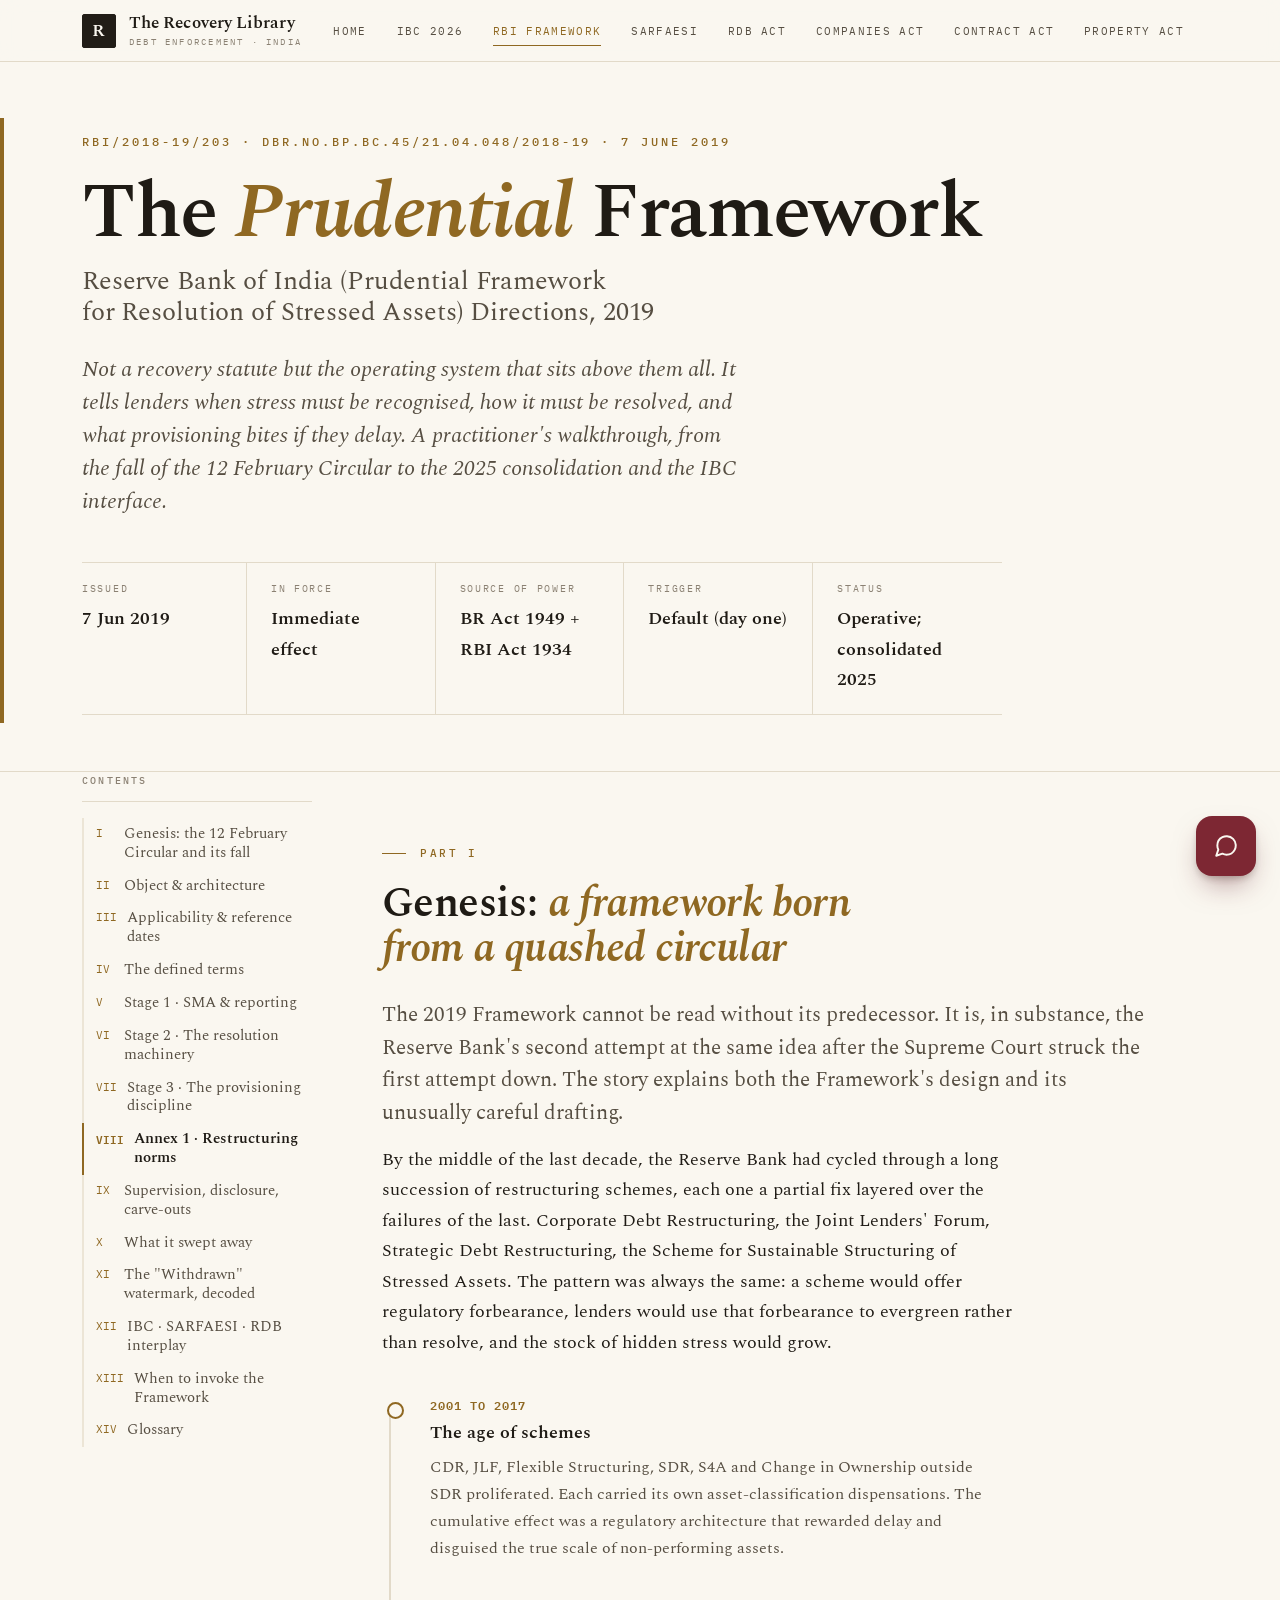
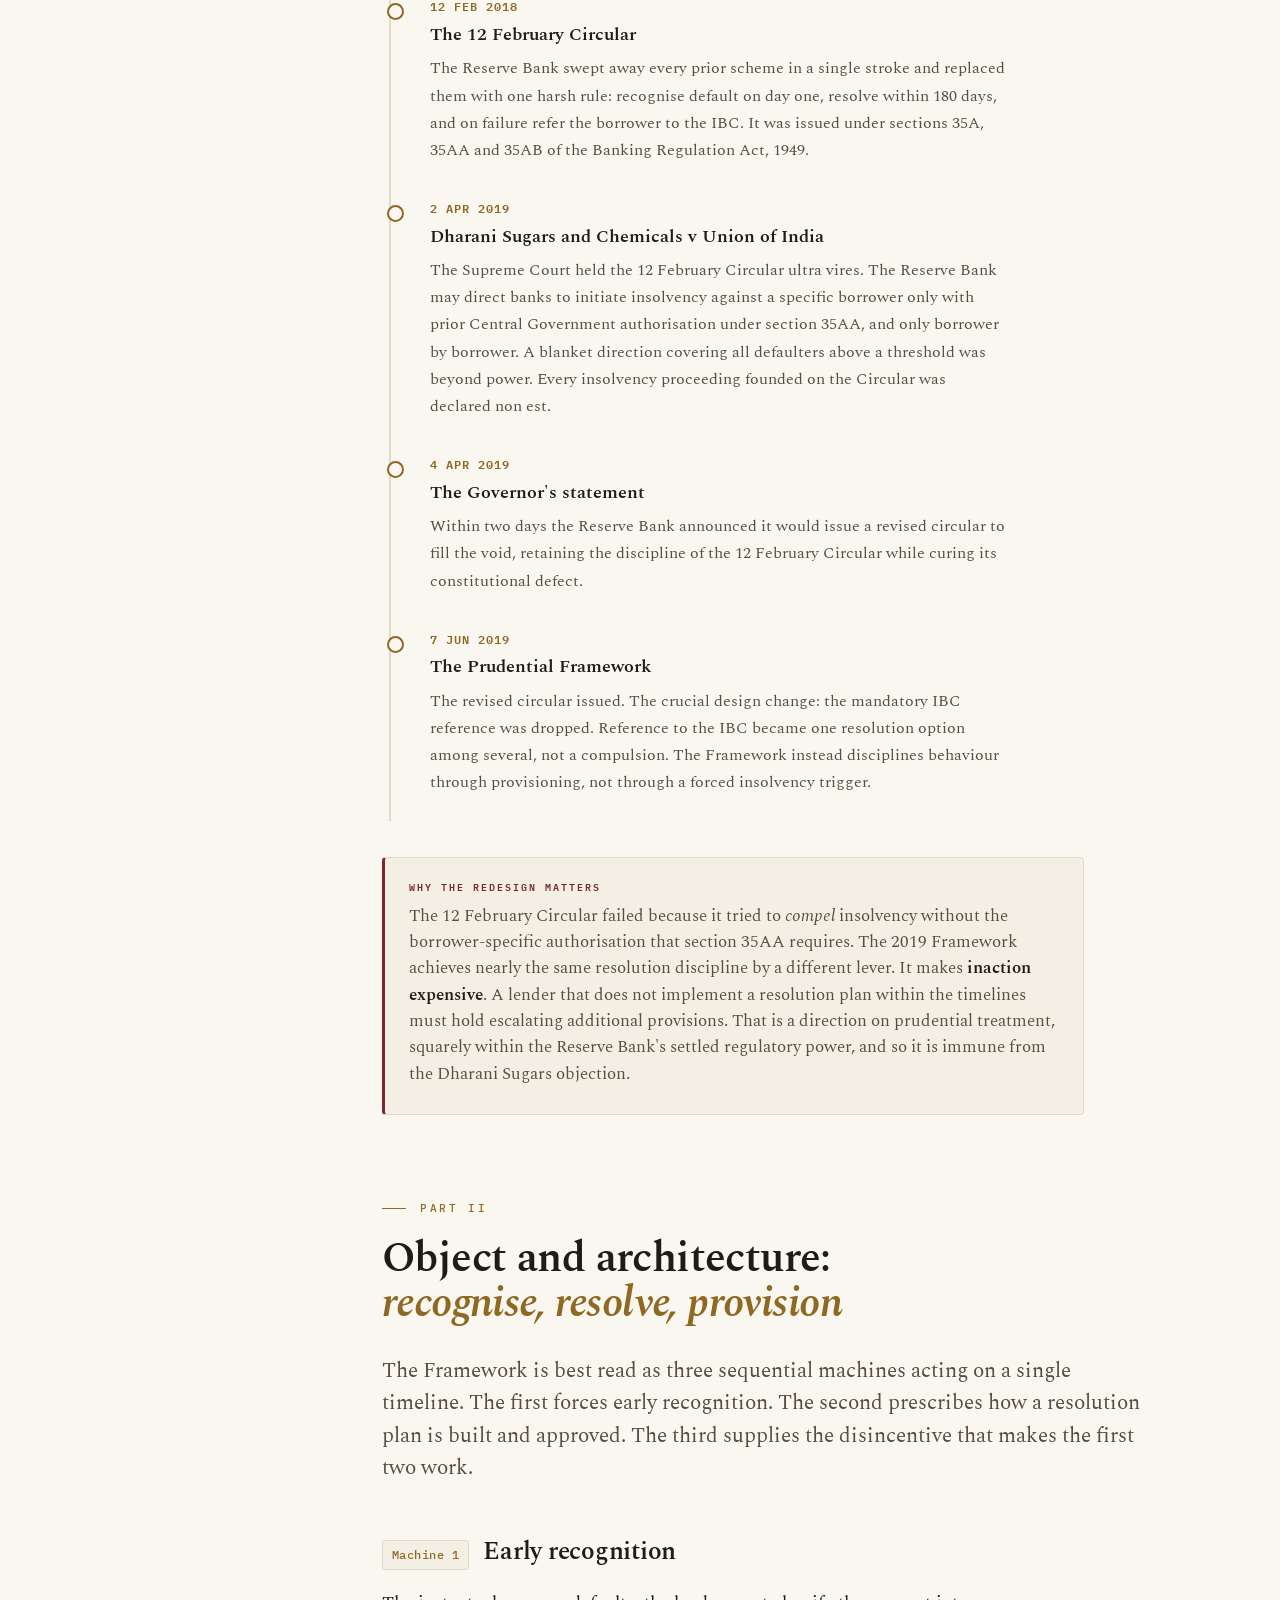
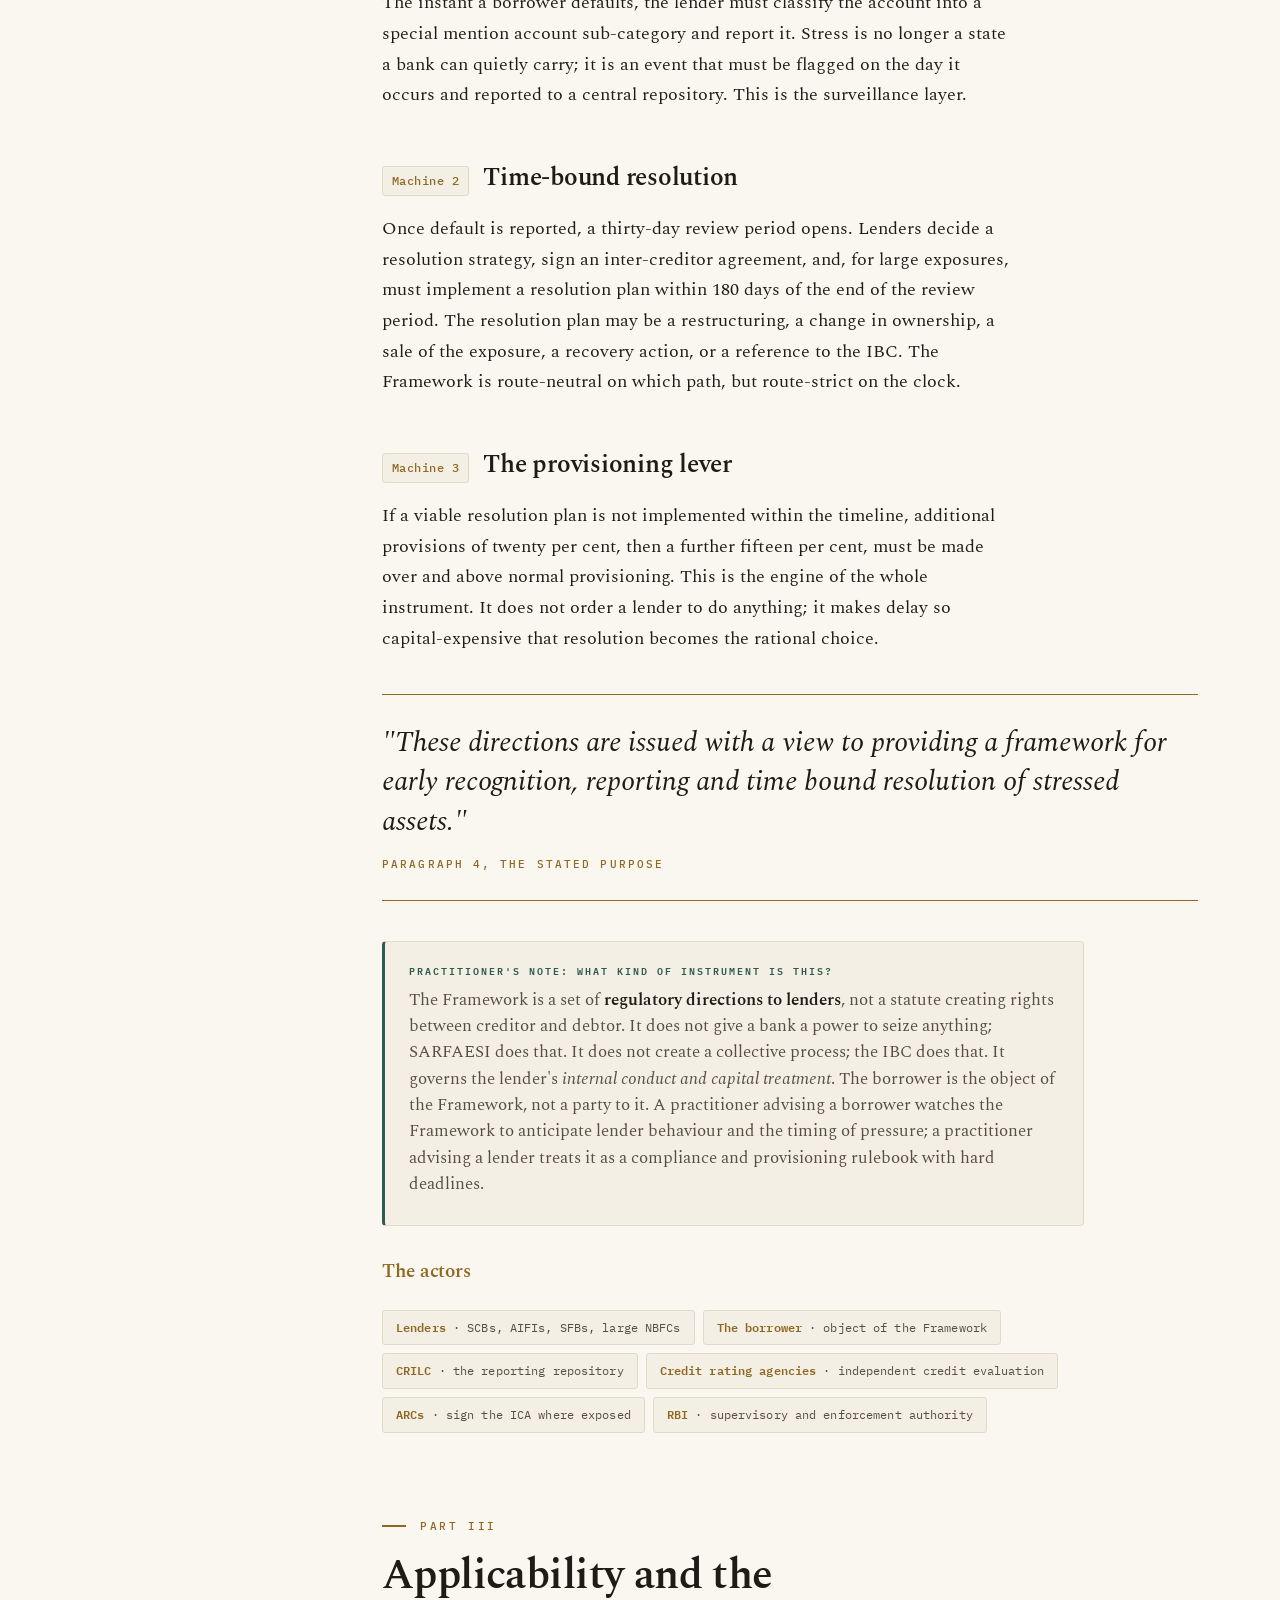
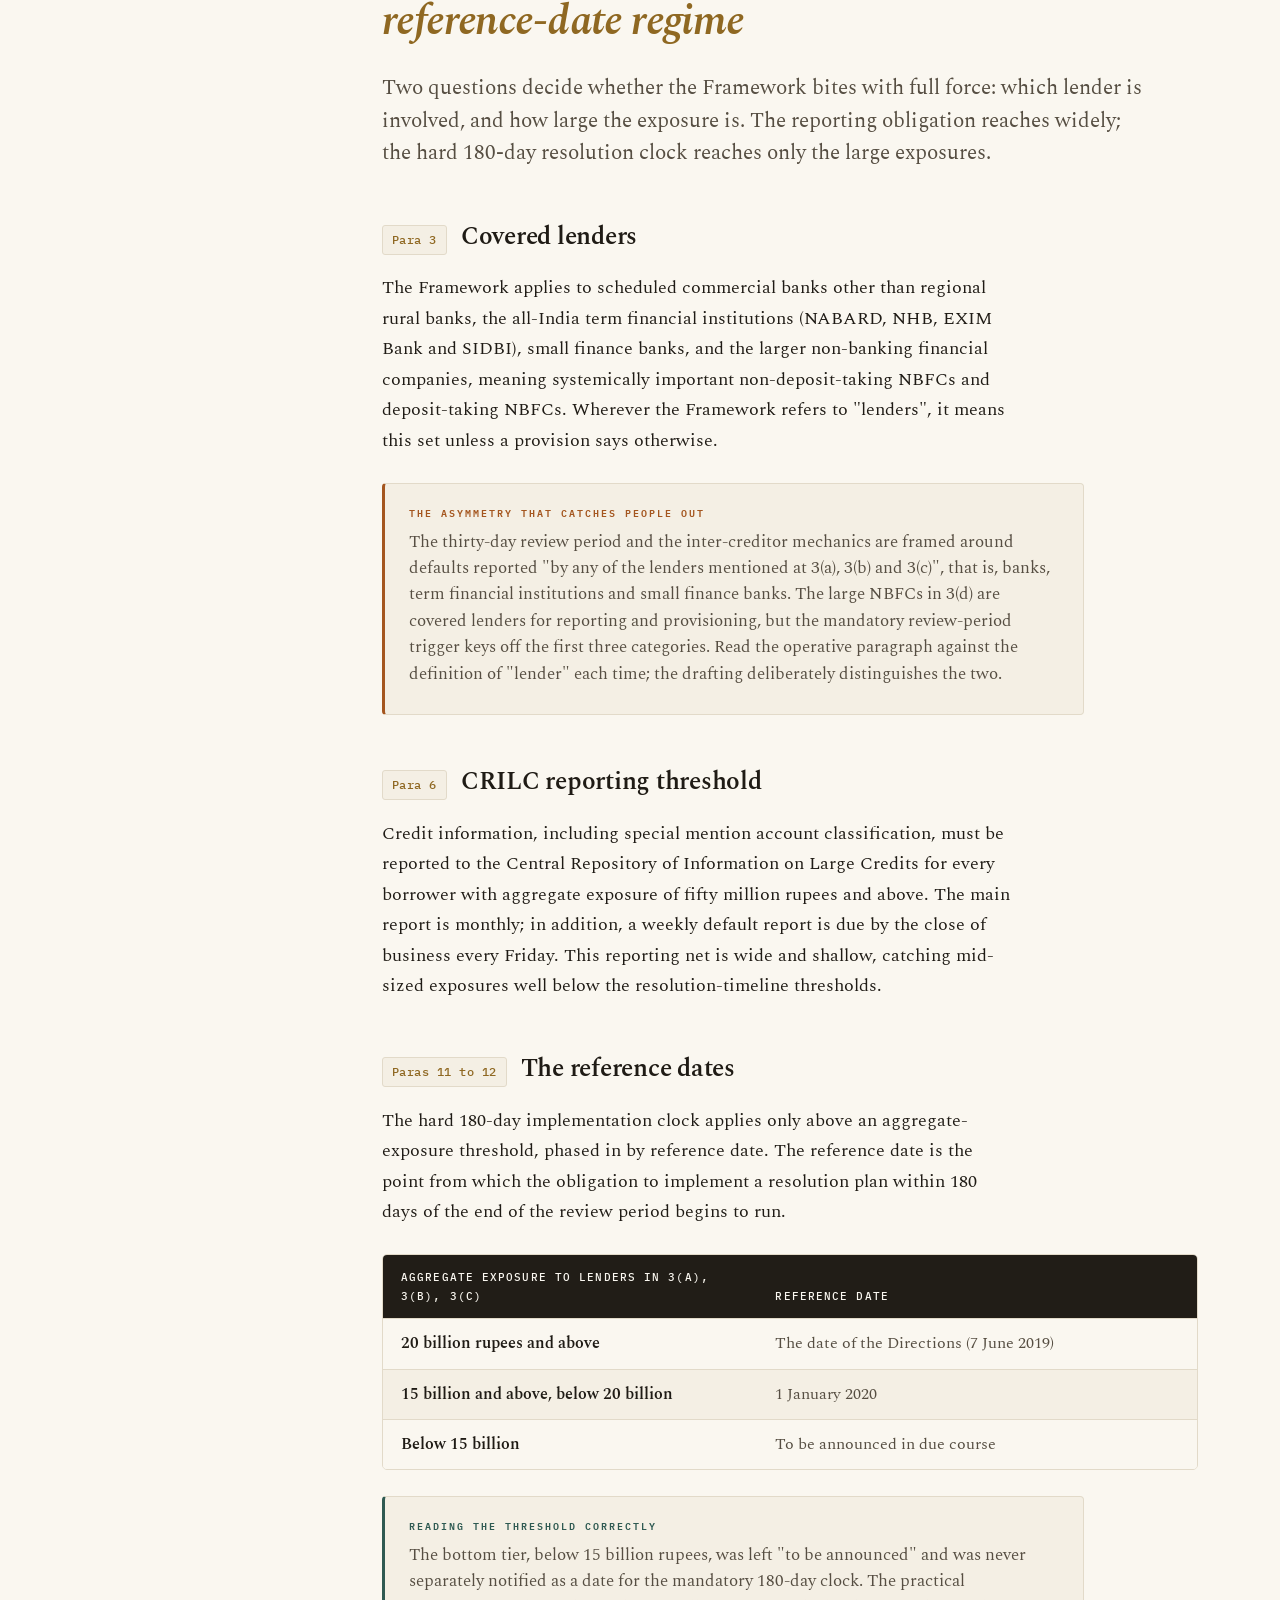
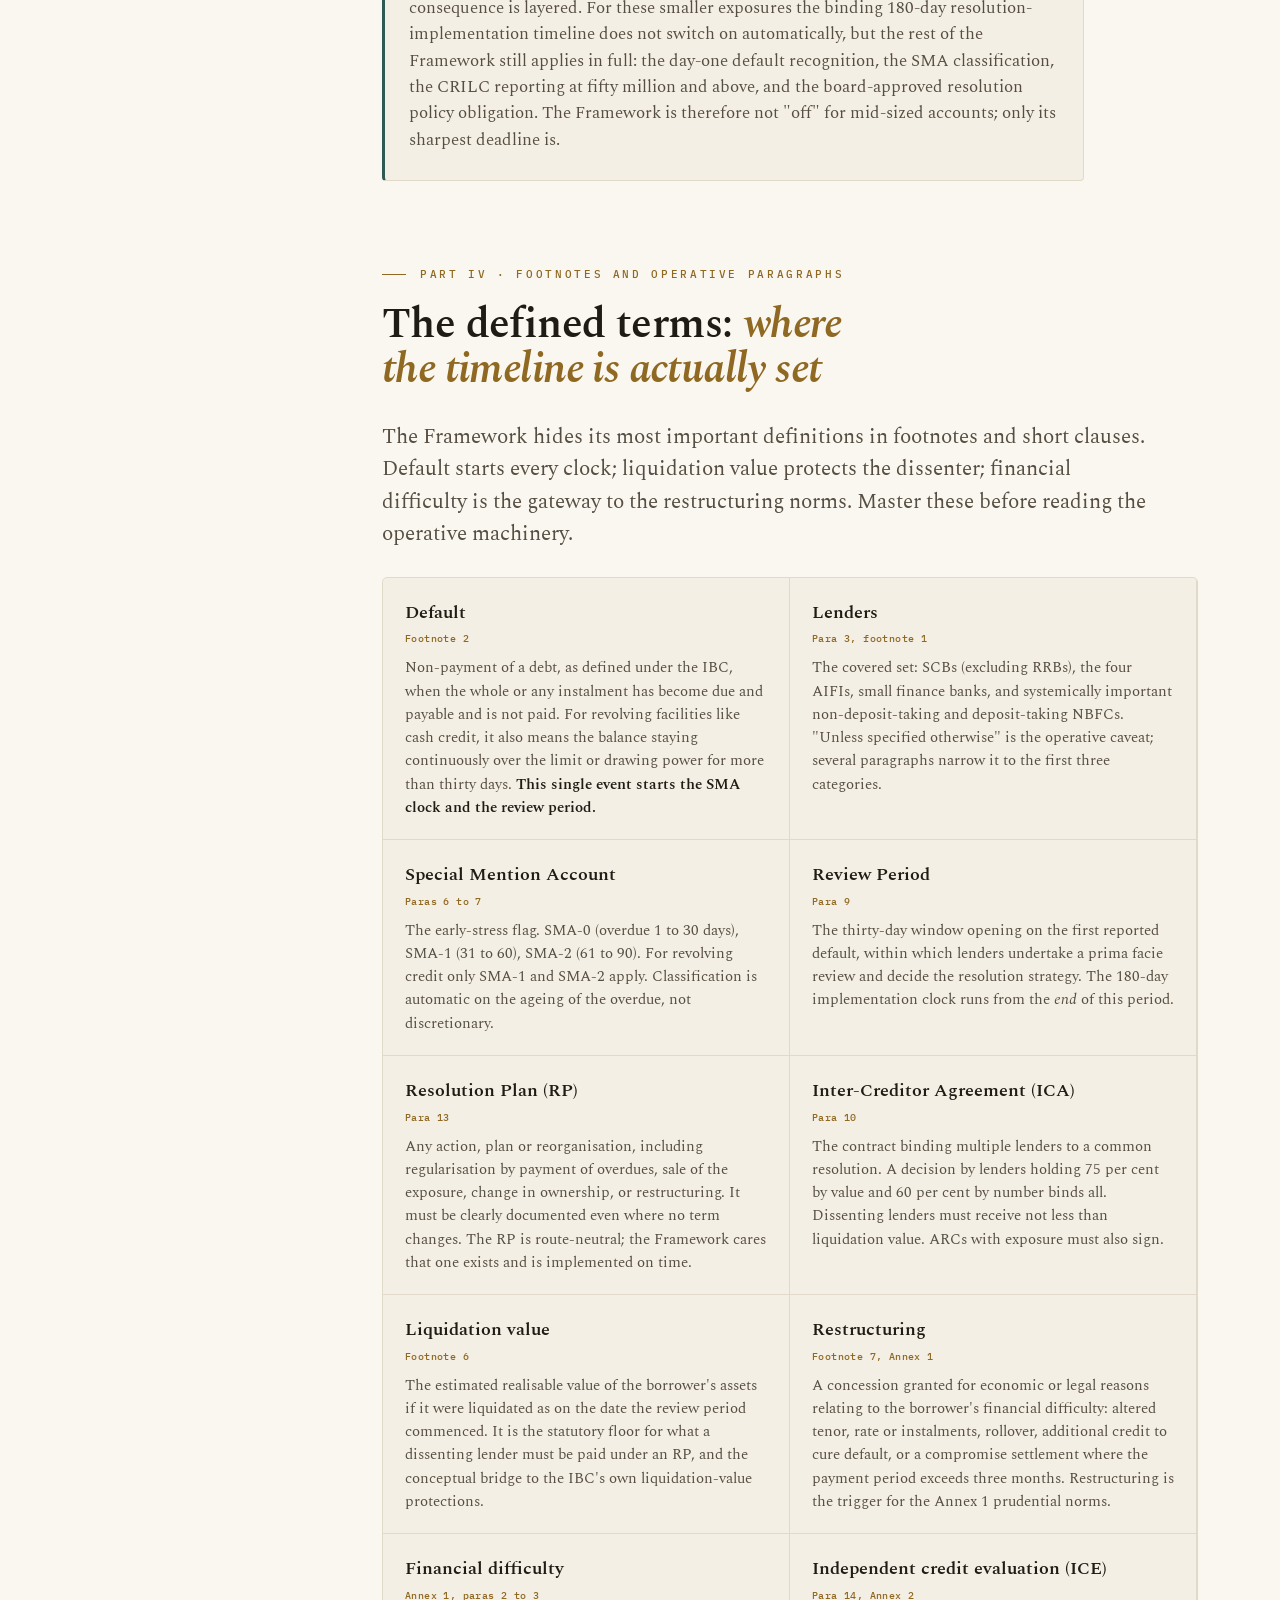
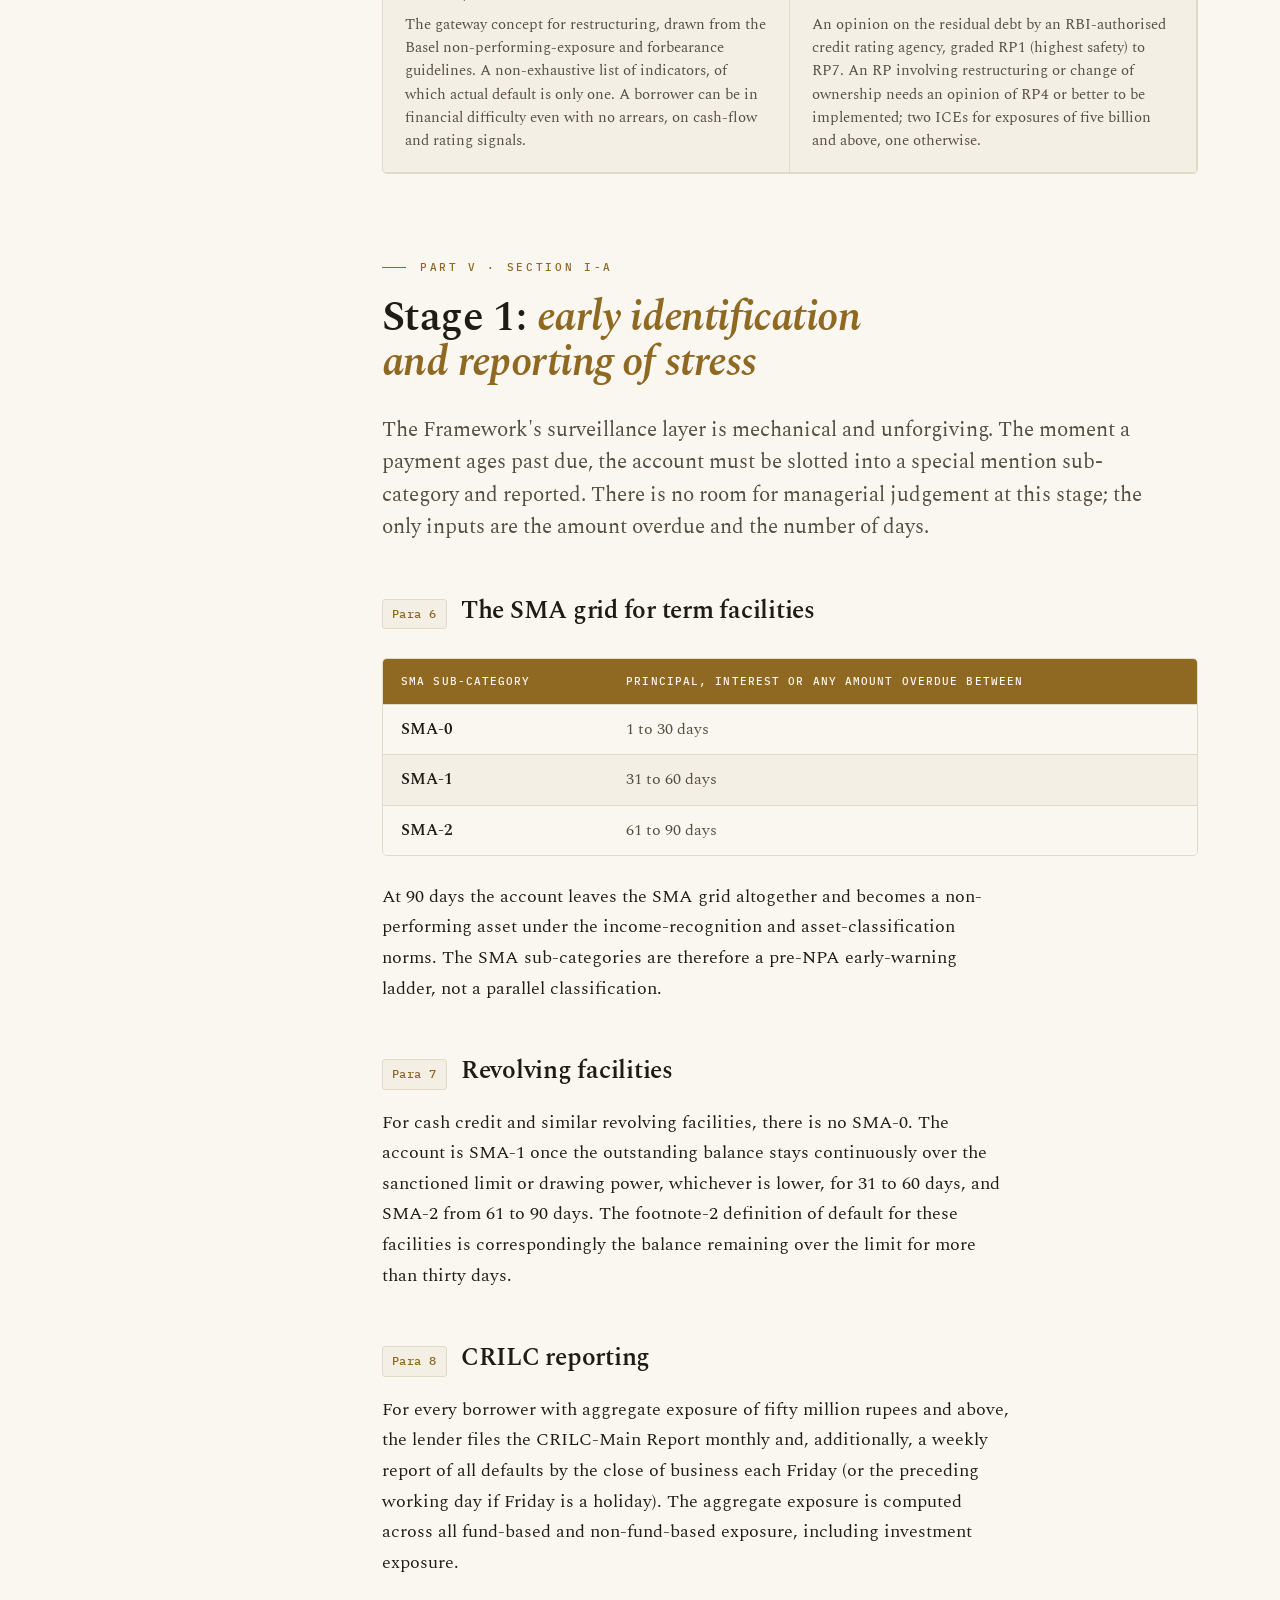
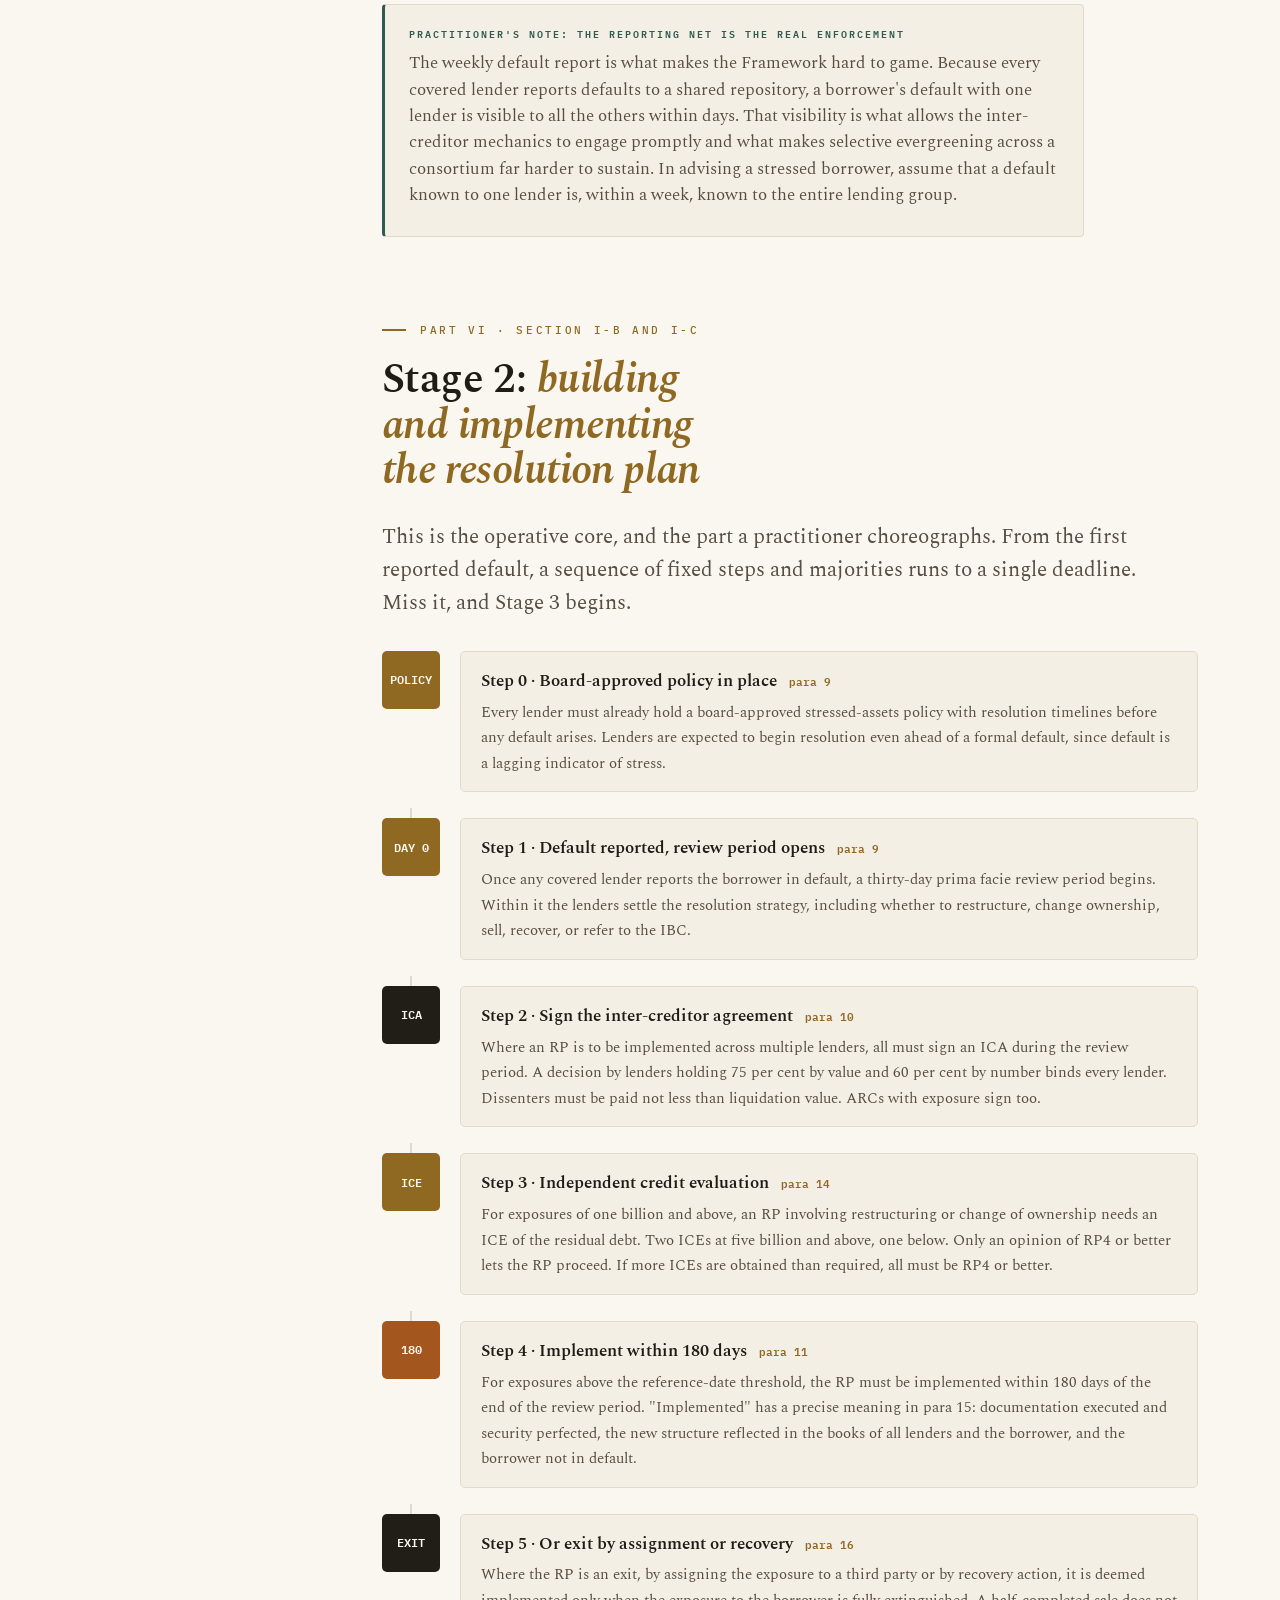
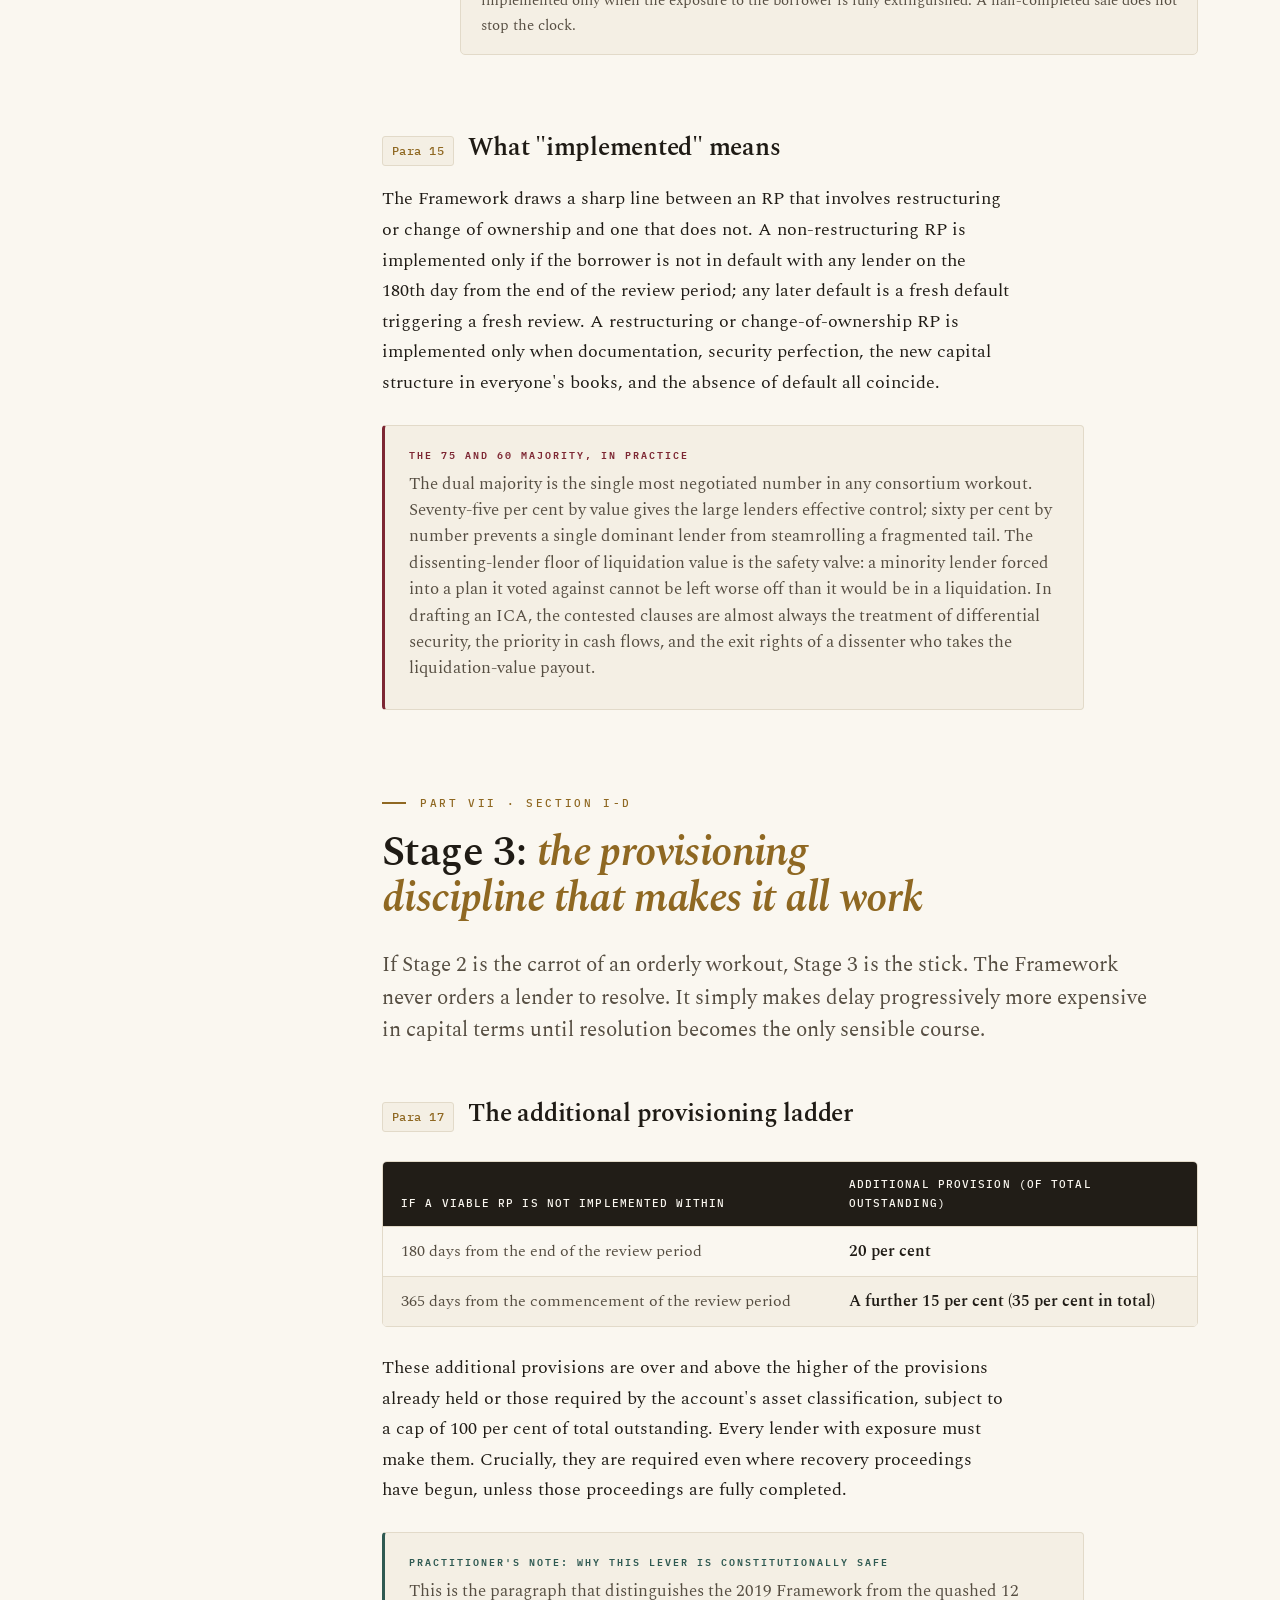
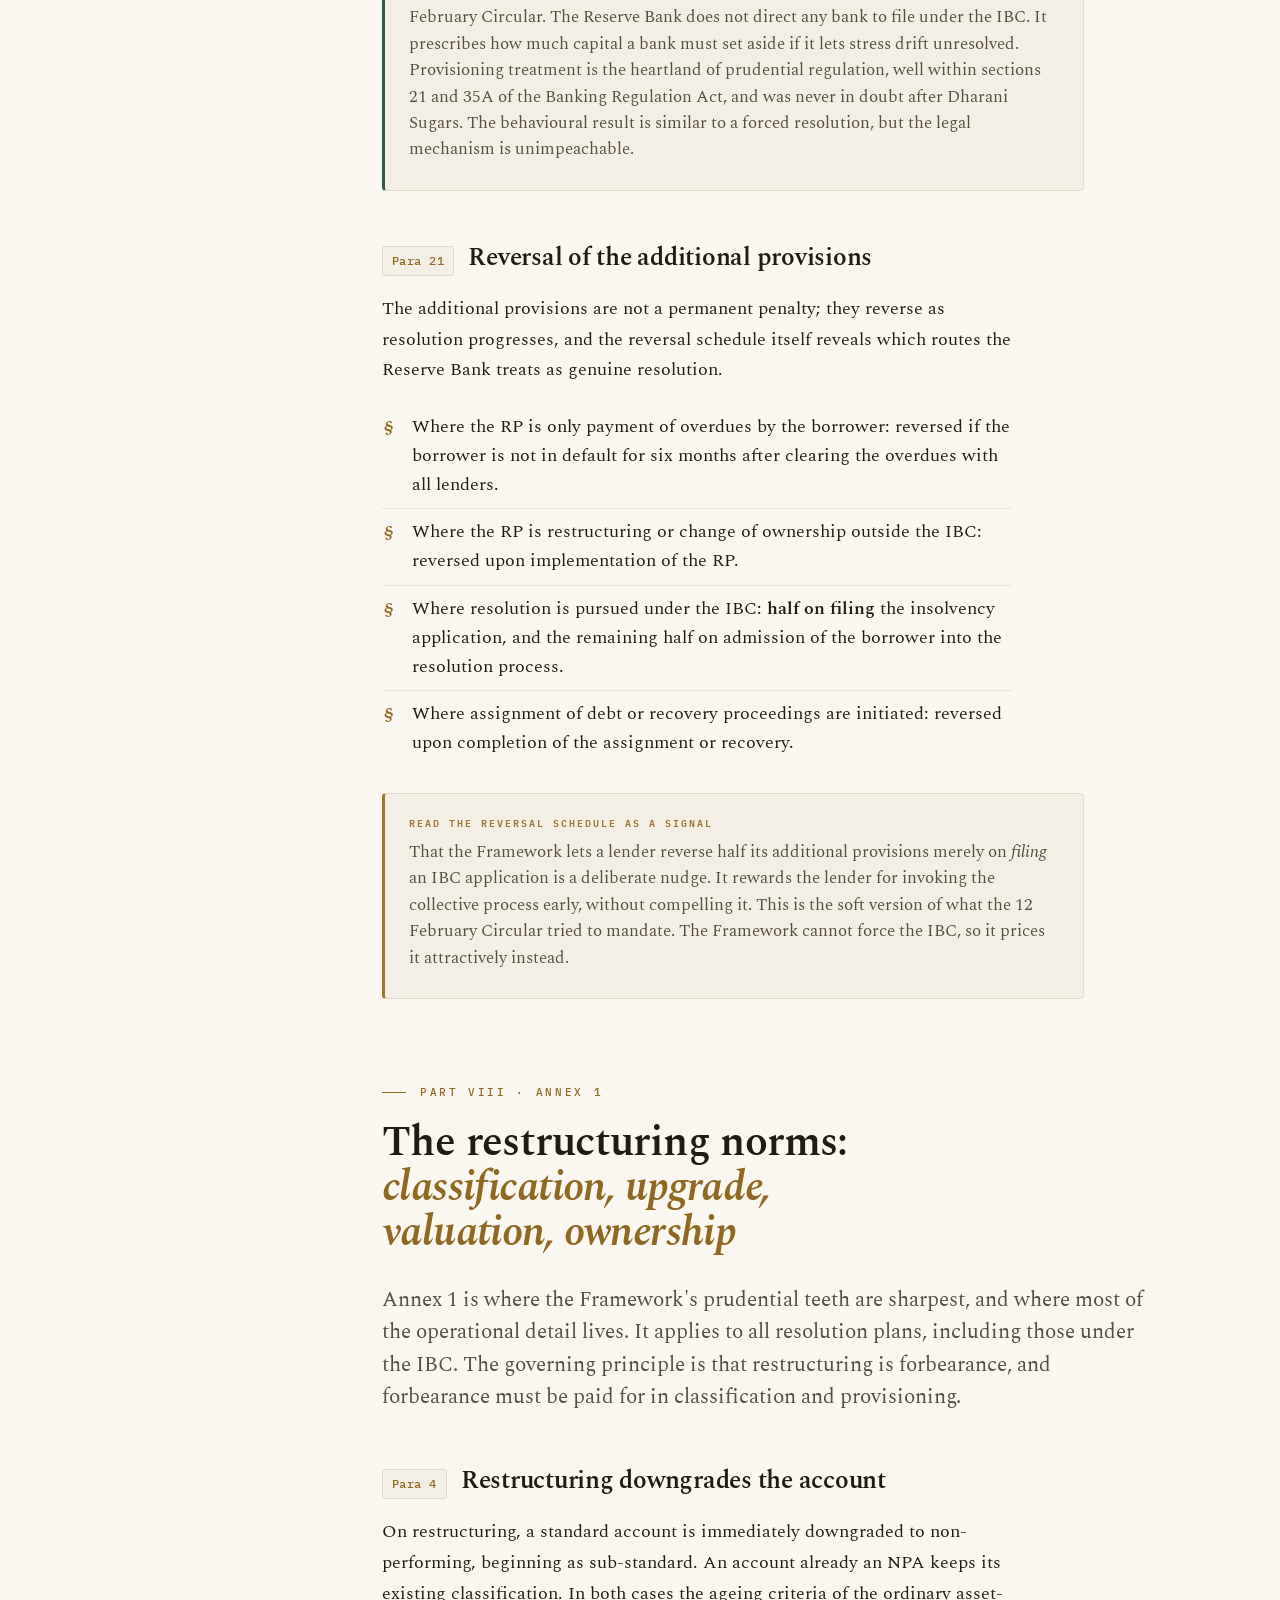
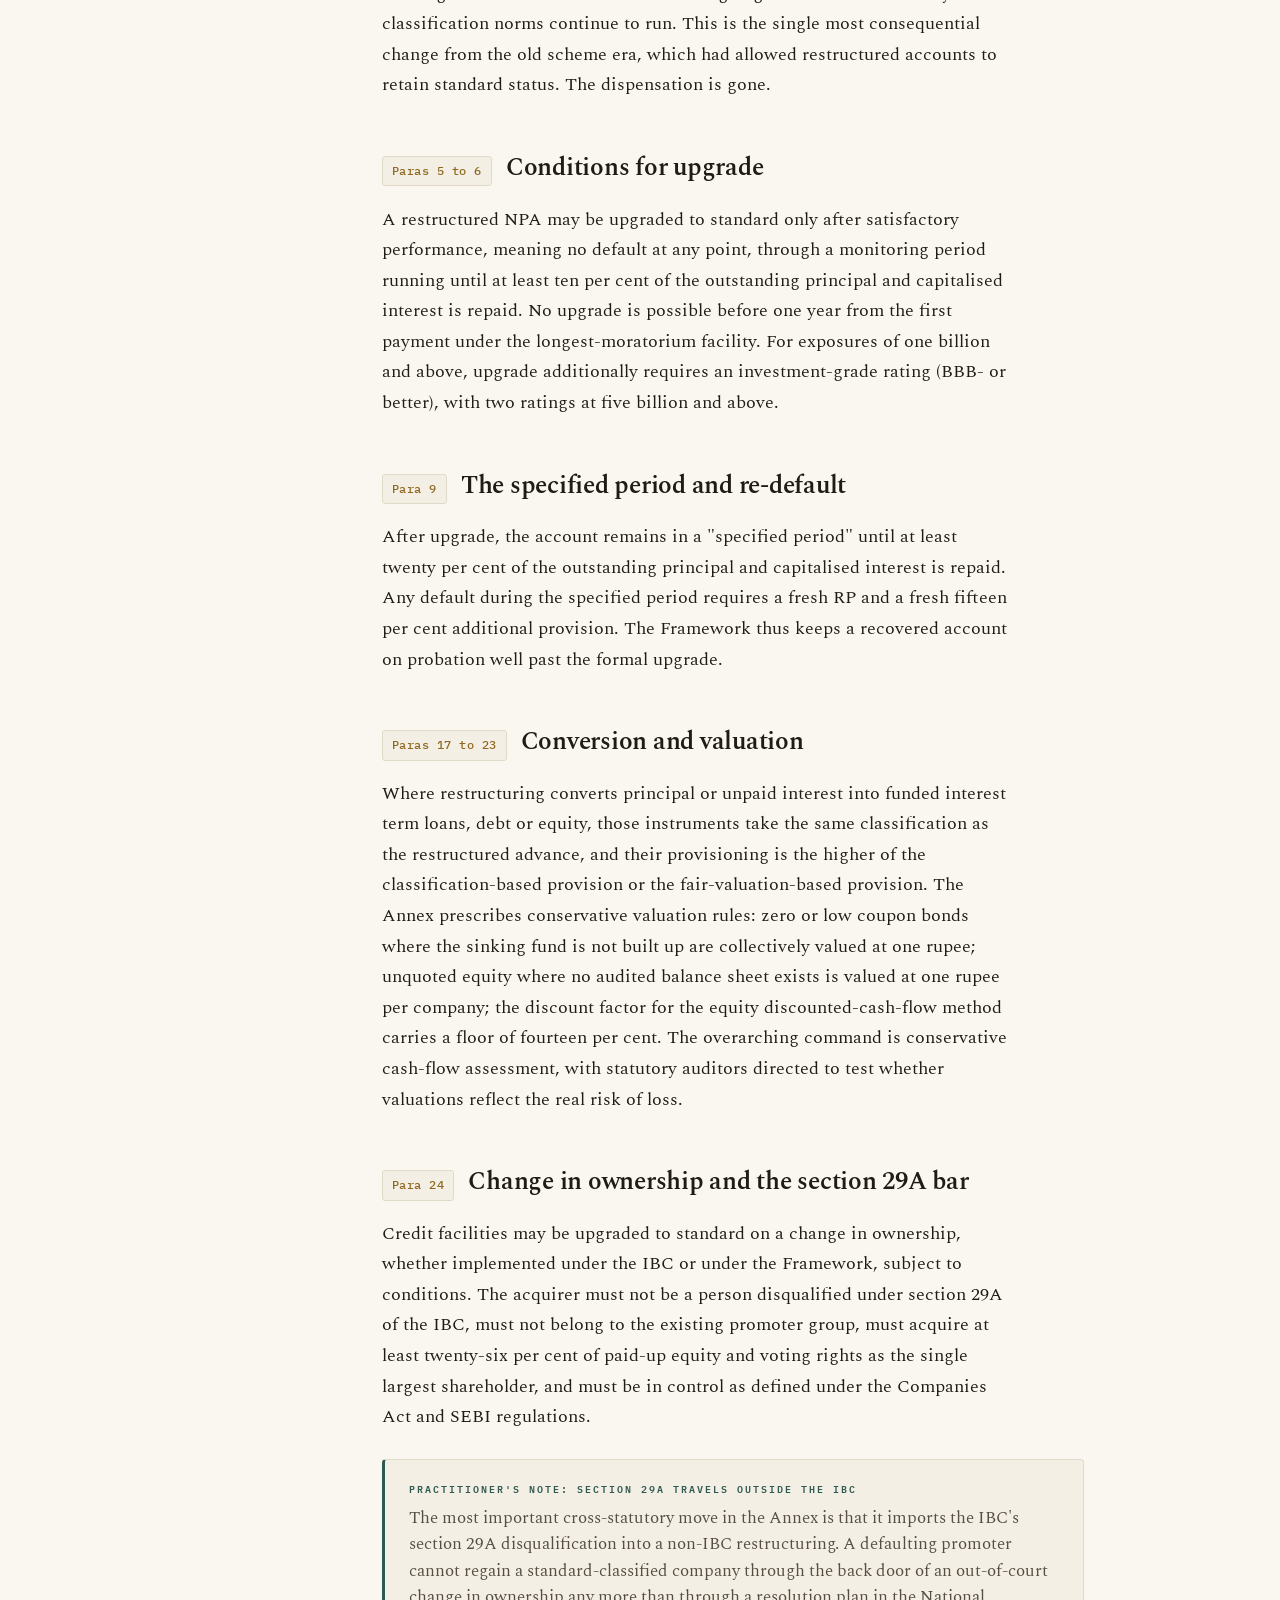
<file: rbi-prudential-framework.html>
<!DOCTYPE html>
<html lang="en">
<head>
<script>document.documentElement.classList.add("js");</script>
<meta charset="UTF-8">
<meta name="viewport" content="width=device-width, initial-scale=1.0">
<title>The RBI Prudential Framework for Resolution of Stressed Assets, 2019: A Practitioner's Treatise</title>
<link rel="preconnect" href="https://fonts.googleapis.com">
<link rel="preconnect" href="https://fonts.gstatic.com" crossorigin>
<link href="https://fonts.googleapis.com/css2?family=Spectral:ital,wght@0,300;0,400;0,500;0,600;0,700;1,400;1,500;1,600&family=IBM+Plex+Mono:wght@400;500;600&display=swap" rel="stylesheet">
<link rel="stylesheet" href="library.css">
</head>
<body data-vol="rbi">
<div id="progress"></div>

<header class="masthead" id="masthead">
  <div class="shell">
    <a class="brand" href="index.html">
      <span class="seal">R</span>
      <span class="wm"><b>The Recovery Library</b><span>Debt Enforcement · India</span></span>
    </a>
    <nav class="mnav">
      <a class="home-link" href="index.html">Home</a>
      <a href="ibc-amendment-act.html">IBC 2026</a>
      <a class="current" href="rbi-prudential-framework.html">RBI Framework</a>
      <a href="sarfaesi-act.html">SARFAESI</a>
      <a href="rdb-act.html">RDB Act</a>
      <a href="companies-act.html">Companies Act</a>
      <a href="contract-act.html">Contract Act</a>
      <a href="transfer-of-property-act.html">Property Act</a>
    </nav>
  </div>
</header>

<!-- ====================== HERO ====================== -->
<header class="hero">
  <div class="shell">
    <div class="kicker">RBI/2018-19/203 · DBR.No.BP.BC.45/21.04.048/2018-19 · 7 June 2019</div>
    <h1>The <em>Prudential</em> Framework</h1>
    <p class="full">Reserve Bank of India (Prudential Framework<br>for Resolution of Stressed Assets) Directions, 2019</p>
    <p class="sub">Not a recovery statute but the operating system that sits above them all. It tells lenders when stress must be recognised, how it must be resolved, and what provisioning bites if they delay. A practitioner's walkthrough, from the fall of the 12 February Circular to the 2025 consolidation and the IBC interface.</p>
    <div class="meta-strip">
      <div><span class="lab">Issued</span><span class="val">7 Jun 2019</span></div>
      <div><span class="lab">In force</span><span class="val">Immediate effect</span></div>
      <div><span class="lab">Source of power</span><span class="val">BR Act 1949 + RBI Act 1934</span></div>
      <div><span class="lab">Trigger</span><span class="val">Default (day one)</span></div>
      <div><span class="lab">Status</span><span class="val">Operative; consolidated 2025</span></div>
    </div>
  </div>
</header>

<div class="shell with-aside" style="margin-top:0;">
  <!-- ============ TOC ============ -->
  <aside class="toc" id="toc">
    <h4>Contents</h4>
    <a href="#genesis"><span class="num">I</span>Genesis: the 12 February Circular and its fall</a>
    <a href="#architecture"><span class="num">II</span>Object &amp; architecture</a>
    <a href="#applicability"><span class="num">III</span>Applicability &amp; reference dates</a>
    <a href="#definitions"><span class="num">IV</span>The defined terms</a>
    <a href="#stage1"><span class="num">V</span>Stage 1 · SMA &amp; reporting</a>
    <a href="#stage2"><span class="num">VI</span>Stage 2 · The resolution machinery</a>
    <a href="#stage3"><span class="num">VII</span>Stage 3 · The provisioning discipline</a>
    <a href="#annex1"><span class="num">VIII</span>Annex 1 · Restructuring norms</a>
    <a href="#supervision"><span class="num">IX</span>Supervision, disclosure, carve-outs</a>
    <a href="#sweptaway"><span class="num">X</span>What it swept away</a>
    <a href="#withdrawn"><span class="num">XI</span>The "Withdrawn" watermark, decoded</a>
    <a href="#interplay"><span class="num">XII</span>IBC · SARFAESI · RDB interplay</a>
    <a href="#workflow"><span class="num">XIII</span>When to invoke the Framework</a>
    <a href="#glossary"><span class="num">XIV</span>Glossary</a>
  </aside>

  <!-- ============ MAIN ============ -->
  <main>

  <!-- =========================================================
       PART I — GENESIS
  ========================================================== -->
  <section class="part reveal" id="genesis">
    <div class="part-head">
      <div class="eyebrow">Part I</div>
      <h2>Genesis: <span class="pin">a framework born from a quashed circular</span></h2>
    </div>
    <p class="lead">The 2019 Framework cannot be read without its predecessor. It is, in substance, the Reserve Bank's second attempt at the same idea after the Supreme Court struck the first attempt down. The story explains both the Framework's design and its unusually careful drafting.</p>

    <div class="body-block">
      <p>By the middle of the last decade, the Reserve Bank had cycled through a long succession of restructuring schemes, each one a partial fix layered over the failures of the last. Corporate Debt Restructuring, the Joint Lenders' Forum, Strategic Debt Restructuring, the Scheme for Sustainable Structuring of Stressed Assets. The pattern was always the same: a scheme would offer regulatory forbearance, lenders would use that forbearance to evergreen rather than resolve, and the stock of hidden stress would grow.</p>
    </div>

    <div class="timeline">
      <div class="tl-item">
        <div class="yr">2001 TO 2017</div>
        <div class="tl-t">The age of schemes</div>
        <p>CDR, JLF, Flexible Structuring, SDR, S4A and Change in Ownership outside SDR proliferated. Each carried its own asset-classification dispensations. The cumulative effect was a regulatory architecture that rewarded delay and disguised the true scale of non-performing assets.</p>
      </div>
      <div class="tl-item">
        <div class="yr">12 FEB 2018</div>
        <div class="tl-t">The 12 February Circular</div>
        <p>The Reserve Bank swept away every prior scheme in a single stroke and replaced them with one harsh rule: recognise default on day one, resolve within 180 days, and on failure refer the borrower to the IBC. It was issued under sections 35A, 35AA and 35AB of the Banking Regulation Act, 1949.</p>
      </div>
      <div class="tl-item">
        <div class="yr">2 APR 2019</div>
        <div class="tl-t">Dharani Sugars and Chemicals v Union of India</div>
        <p>The Supreme Court held the 12 February Circular ultra vires. The Reserve Bank may direct banks to initiate insolvency against a specific borrower only with prior Central Government authorisation under section 35AA, and only borrower by borrower. A blanket direction covering all defaulters above a threshold was beyond power. Every insolvency proceeding founded on the Circular was declared non est.</p>
      </div>
      <div class="tl-item">
        <div class="yr">4 APR 2019</div>
        <div class="tl-t">The Governor's statement</div>
        <p>Within two days the Reserve Bank announced it would issue a revised circular to fill the void, retaining the discipline of the 12 February Circular while curing its constitutional defect.</p>
      </div>
      <div class="tl-item">
        <div class="yr">7 JUN 2019</div>
        <div class="tl-t">The Prudential Framework</div>
        <p>The revised circular issued. The crucial design change: the mandatory IBC reference was dropped. Reference to the IBC became one resolution option among several, not a compulsion. The Framework instead disciplines behaviour through provisioning, not through a forced insolvency trigger.</p>
      </div>
    </div>

    <div class="callout case">
      <span class="tag">Why the redesign matters</span>
      <p>The 12 February Circular failed because it tried to <em>compel</em> insolvency without the borrower-specific authorisation that section 35AA requires. The 2019 Framework achieves nearly the same resolution discipline by a different lever. It makes <strong>inaction expensive</strong>. A lender that does not implement a resolution plan within the timelines must hold escalating additional provisions. That is a direction on prudential treatment, squarely within the Reserve Bank's settled regulatory power, and so it is immune from the Dharani Sugars objection.</p>
    </div>
  </section>

  <!-- =========================================================
       PART II — ARCHITECTURE
  ========================================================== -->
  <section class="part reveal" id="architecture">
    <div class="part-head">
      <div class="eyebrow">Part II</div>
      <h2>Object and architecture: <span class="pin">recognise, resolve, provision</span></h2>
    </div>
    <p class="lead">The Framework is best read as three sequential machines acting on a single timeline. The first forces early recognition. The second prescribes how a resolution plan is built and approved. The third supplies the disincentive that makes the first two work.</p>

    <h3><span class="s">Machine 1</span> Early recognition</h3>
    <p>The instant a borrower defaults, the lender must classify the account into a special mention account sub-category and report it. Stress is no longer a state a bank can quietly carry; it is an event that must be flagged on the day it occurs and reported to a central repository. This is the surveillance layer.</p>

    <h3><span class="s">Machine 2</span> Time-bound resolution</h3>
    <p>Once default is reported, a thirty-day review period opens. Lenders decide a resolution strategy, sign an inter-creditor agreement, and, for large exposures, must implement a resolution plan within 180 days of the end of the review period. The resolution plan may be a restructuring, a change in ownership, a sale of the exposure, a recovery action, or a reference to the IBC. The Framework is route-neutral on which path, but route-strict on the clock.</p>

    <h3><span class="s">Machine 3</span> The provisioning lever</h3>
    <p>If a viable resolution plan is not implemented within the timeline, additional provisions of twenty per cent, then a further fifteen per cent, must be made over and above normal provisioning. This is the engine of the whole instrument. It does not order a lender to do anything; it makes delay so capital-expensive that resolution becomes the rational choice.</p>

    <div class="pull">
      "These directions are issued with a view to providing a framework for early recognition, reporting and time bound resolution of stressed assets."
      <span>Paragraph 4, the stated purpose</span>
    </div>

    <div class="callout prac">
      <span class="tag">Practitioner's note: what kind of instrument is this?</span>
      <p>The Framework is a set of <strong>regulatory directions to lenders</strong>, not a statute creating rights between creditor and debtor. It does not give a bank a power to seize anything; SARFAESI does that. It does not create a collective process; the IBC does that. It governs the lender's <em>internal conduct and capital treatment</em>. The borrower is the object of the Framework, not a party to it. A practitioner advising a borrower watches the Framework to anticipate lender behaviour and the timing of pressure; a practitioner advising a lender treats it as a compliance and provisioning rulebook with hard deadlines.</p>
    </div>

    <h4>The actors</h4>
    <div class="chips">
      <span class="chip"><b>Lenders</b> · SCBs, AIFIs, SFBs, large NBFCs</span>
      <span class="chip"><b>The borrower</b> · object of the Framework</span>
      <span class="chip"><b>CRILC</b> · the reporting repository</span>
      <span class="chip"><b>Credit rating agencies</b> · independent credit evaluation</span>
      <span class="chip"><b>ARCs</b> · sign the ICA where exposed</span>
      <span class="chip"><b>RBI</b> · supervisory and enforcement authority</span>
    </div>
  </section>

  <!-- =========================================================
       PART III — APPLICABILITY
  ========================================================== -->
  <section class="part reveal" id="applicability">
    <div class="part-head">
      <div class="eyebrow">Part III</div>
      <h2>Applicability and the <span class="pin">reference-date regime</span></h2>
    </div>
    <p class="lead">Two questions decide whether the Framework bites with full force: which lender is involved, and how large the exposure is. The reporting obligation reaches widely; the hard 180-day resolution clock reaches only the large exposures.</p>

    <h3><span class="s">Para 3</span> Covered lenders</h3>
    <p>The Framework applies to scheduled commercial banks other than regional rural banks, the all-India term financial institutions (NABARD, NHB, EXIM Bank and SIDBI), small finance banks, and the larger non-banking financial companies, meaning systemically important non-deposit-taking NBFCs and deposit-taking NBFCs. Wherever the Framework refers to "lenders", it means this set unless a provision says otherwise.</p>

    <div class="callout pitfall">
      <span class="tag">The asymmetry that catches people out</span>
      <p>The thirty-day review period and the inter-creditor mechanics are framed around defaults reported "by any of the lenders mentioned at 3(a), 3(b) and 3(c)", that is, banks, term financial institutions and small finance banks. The large NBFCs in 3(d) are covered lenders for reporting and provisioning, but the mandatory review-period trigger keys off the first three categories. Read the operative paragraph against the definition of "lender" each time; the drafting deliberately distinguishes the two.</p>
    </div>

    <h3><span class="s">Para 6</span> CRILC reporting threshold</h3>
    <p>Credit information, including special mention account classification, must be reported to the Central Repository of Information on Large Credits for every borrower with aggregate exposure of fifty million rupees and above. The main report is monthly; in addition, a weekly default report is due by the close of business every Friday. This reporting net is wide and shallow, catching mid-sized exposures well below the resolution-timeline thresholds.</p>

    <h3><span class="s">Paras 11 to 12</span> The reference dates</h3>
    <p>The hard 180-day implementation clock applies only above an aggregate-exposure threshold, phased in by reference date. The reference date is the point from which the obligation to implement a resolution plan within 180 days of the end of the review period begins to run.</p>

    <div class="tablewrap">
      <table>
        <thead><tr><th style="width:46%;">Aggregate exposure to lenders in 3(a), 3(b), 3(c)</th><th>Reference date</th></tr></thead>
        <tbody>
          <tr><td><strong>20 billion rupees and above</strong></td><td>The date of the Directions (7 June 2019)</td></tr>
          <tr><td><strong>15 billion and above, below 20 billion</strong></td><td>1 January 2020</td></tr>
          <tr><td><strong>Below 15 billion</strong></td><td>To be announced in due course</td></tr>
        </tbody>
      </table>
    </div>

    <div class="callout prac">
      <span class="tag">Reading the threshold correctly</span>
      <p>The bottom tier, below 15 billion rupees, was left "to be announced" and was never separately notified as a date for the mandatory 180-day clock. The practical consequence is layered. For these smaller exposures the binding 180-day resolution-implementation timeline does not switch on automatically, but the rest of the Framework still applies in full: the day-one default recognition, the SMA classification, the CRILC reporting at fifty million and above, and the board-approved resolution policy obligation. The Framework is therefore not "off" for mid-sized accounts; only its sharpest deadline is.</p>
    </div>
  </section>

  <!-- =========================================================
       PART IV — DEFINITIONS
  ========================================================== -->
  <section class="part reveal" id="definitions">
    <div class="part-head">
      <div class="eyebrow">Part IV · Footnotes and operative paragraphs</div>
      <h2>The defined terms: <span class="pin">where the timeline is actually set</span></h2>
    </div>
    <p class="lead">The Framework hides its most important definitions in footnotes and short clauses. Default starts every clock; liquidation value protects the dissenter; financial difficulty is the gateway to the restructuring norms. Master these before reading the operative machinery.</p>

    <div class="defgrid">
      <div class="defcard"><div class="term">Default</div><div class="sec">Footnote 2</div><p>Non-payment of a debt, as defined under the IBC, when the whole or any instalment has become due and payable and is not paid. For revolving facilities like cash credit, it also means the balance staying continuously over the limit or drawing power for more than thirty days. <strong>This single event starts the SMA clock and the review period.</strong></p></div>

      <div class="defcard"><div class="term">Lenders</div><div class="sec">Para 3, footnote 1</div><p>The covered set: SCBs (excluding RRBs), the four AIFIs, small finance banks, and systemically important non-deposit-taking and deposit-taking NBFCs. "Unless specified otherwise" is the operative caveat; several paragraphs narrow it to the first three categories.</p></div>

      <div class="defcard"><div class="term">Special Mention Account</div><div class="sec">Paras 6 to 7</div><p>The early-stress flag. SMA-0 (overdue 1 to 30 days), SMA-1 (31 to 60), SMA-2 (61 to 90). For revolving credit only SMA-1 and SMA-2 apply. Classification is automatic on the ageing of the overdue, not discretionary.</p></div>

      <div class="defcard"><div class="term">Review Period</div><div class="sec">Para 9</div><p>The thirty-day window opening on the first reported default, within which lenders undertake a prima facie review and decide the resolution strategy. The 180-day implementation clock runs from the <em>end</em> of this period.</p></div>

      <div class="defcard"><div class="term">Resolution Plan (RP)</div><div class="sec">Para 13</div><p>Any action, plan or reorganisation, including regularisation by payment of overdues, sale of the exposure, change in ownership, or restructuring. It must be clearly documented even where no term changes. The RP is route-neutral; the Framework cares that one exists and is implemented on time.</p></div>

      <div class="defcard"><div class="term">Inter-Creditor Agreement (ICA)</div><div class="sec">Para 10</div><p>The contract binding multiple lenders to a common resolution. A decision by lenders holding 75 per cent by value and 60 per cent by number binds all. Dissenting lenders must receive not less than liquidation value. ARCs with exposure must also sign.</p></div>

      <div class="defcard"><div class="term">Liquidation value</div><div class="sec">Footnote 6</div><p>The estimated realisable value of the borrower's assets if it were liquidated as on the date the review period commenced. It is the statutory floor for what a dissenting lender must be paid under an RP, and the conceptual bridge to the IBC's own liquidation-value protections.</p></div>

      <div class="defcard"><div class="term">Restructuring</div><div class="sec">Footnote 7, Annex 1</div><p>A concession granted for economic or legal reasons relating to the borrower's financial difficulty: altered tenor, rate or instalments, rollover, additional credit to cure default, or a compromise settlement where the payment period exceeds three months. Restructuring is the trigger for the Annex 1 prudential norms.</p></div>

      <div class="defcard"><div class="term">Financial difficulty</div><div class="sec">Annex 1, paras 2 to 3</div><p>The gateway concept for restructuring, drawn from the Basel non-performing-exposure and forbearance guidelines. A non-exhaustive list of indicators, of which actual default is only one. A borrower can be in financial difficulty even with no arrears, on cash-flow and rating signals.</p></div>

      <div class="defcard"><div class="term">Independent credit evaluation (ICE)</div><div class="sec">Para 14, Annex 2</div><p>An opinion on the residual debt by an RBI-authorised credit rating agency, graded RP1 (highest safety) to RP7. An RP involving restructuring or change of ownership needs an opinion of RP4 or better to be implemented; two ICEs for exposures of five billion and above, one otherwise.</p></div>
    </div>
  </section>

  <!-- =========================================================
       PART V — STAGE 1
  ========================================================== -->
  <section class="part reveal" id="stage1">
    <div class="part-head">
      <div class="eyebrow">Part V · Section I-A</div>
      <h2>Stage 1: <span class="pin">early identification and reporting of stress</span></h2>
    </div>
    <p class="lead">The Framework's surveillance layer is mechanical and unforgiving. The moment a payment ages past due, the account must be slotted into a special mention sub-category and reported. There is no room for managerial judgement at this stage; the only inputs are the amount overdue and the number of days.</p>

    <h3><span class="s">Para 6</span> The SMA grid for term facilities</h3>
    <div class="tablewrap teal">
      <table>
        <thead><tr><th>SMA sub-category</th><th>Principal, interest or any amount overdue between</th></tr></thead>
        <tbody>
          <tr><td><strong>SMA-0</strong></td><td>1 to 30 days</td></tr>
          <tr><td><strong>SMA-1</strong></td><td>31 to 60 days</td></tr>
          <tr><td><strong>SMA-2</strong></td><td>61 to 90 days</td></tr>
        </tbody>
      </table>
    </div>
    <p>At 90 days the account leaves the SMA grid altogether and becomes a non-performing asset under the income-recognition and asset-classification norms. The SMA sub-categories are therefore a pre-NPA early-warning ladder, not a parallel classification.</p>

    <h3><span class="s">Para 7</span> Revolving facilities</h3>
    <p>For cash credit and similar revolving facilities, there is no SMA-0. The account is SMA-1 once the outstanding balance stays continuously over the sanctioned limit or drawing power, whichever is lower, for 31 to 60 days, and SMA-2 from 61 to 90 days. The footnote-2 definition of default for these facilities is correspondingly the balance remaining over the limit for more than thirty days.</p>

    <h3><span class="s">Para 8</span> CRILC reporting</h3>
    <p>For every borrower with aggregate exposure of fifty million rupees and above, the lender files the CRILC-Main Report monthly and, additionally, a weekly report of all defaults by the close of business each Friday (or the preceding working day if Friday is a holiday). The aggregate exposure is computed across all fund-based and non-fund-based exposure, including investment exposure.</p>

    <div class="callout prac">
      <span class="tag">Practitioner's note: the reporting net is the real enforcement</span>
      <p>The weekly default report is what makes the Framework hard to game. Because every covered lender reports defaults to a shared repository, a borrower's default with one lender is visible to all the others within days. That visibility is what allows the inter-creditor mechanics to engage promptly and what makes selective evergreening across a consortium far harder to sustain. In advising a stressed borrower, assume that a default known to one lender is, within a week, known to the entire lending group.</p>
    </div>
  </section>

  <!-- =========================================================
       PART VI — STAGE 2
  ========================================================== -->
  <section class="part reveal" id="stage2">
    <div class="part-head">
      <div class="eyebrow">Part VI · Section I-B and I-C</div>
      <h2>Stage 2: <span class="pin">building and implementing the resolution plan</span></h2>
    </div>
    <p class="lead">This is the operative core, and the part a practitioner choreographs. From the first reported default, a sequence of fixed steps and majorities runs to a single deadline. Miss it, and Stage 3 begins.</p>

    <div class="flow">
      <div class="flow-step">
        <div class="flow-node">POLICY</div>
        <div class="flow-body">
          <h5>Step 0 · Board-approved policy in place <span>para 9</span></h5>
          <p>Every lender must already hold a board-approved stressed-assets policy with resolution timelines before any default arises. Lenders are expected to begin resolution even ahead of a formal default, since default is a lagging indicator of stress.</p>
        </div>
      </div>
      <div class="flow-step">
        <div class="flow-node">DAY 0</div>
        <div class="flow-body">
          <h5>Step 1 · Default reported, review period opens <span>para 9</span></h5>
          <p>Once any covered lender reports the borrower in default, a thirty-day prima facie review period begins. Within it the lenders settle the resolution strategy, including whether to restructure, change ownership, sell, recover, or refer to the IBC.</p>
        </div>
      </div>
      <div class="flow-step">
        <div class="flow-node alt">ICA</div>
        <div class="flow-body">
          <h5>Step 2 · Sign the inter-creditor agreement <span>para 10</span></h5>
          <p>Where an RP is to be implemented across multiple lenders, all must sign an ICA during the review period. A decision by lenders holding 75 per cent by value and 60 per cent by number binds every lender. Dissenters must be paid not less than liquidation value. ARCs with exposure sign too.</p>
        </div>
      </div>
      <div class="flow-step">
        <div class="flow-node">ICE</div>
        <div class="flow-body">
          <h5>Step 3 · Independent credit evaluation <span>para 14</span></h5>
          <p>For exposures of one billion and above, an RP involving restructuring or change of ownership needs an ICE of the residual debt. Two ICEs at five billion and above, one below. Only an opinion of RP4 or better lets the RP proceed. If more ICEs are obtained than required, all must be RP4 or better.</p>
        </div>
      </div>
      <div class="flow-step">
        <div class="flow-node warn">180</div>
        <div class="flow-body">
          <h5>Step 4 · Implement within 180 days <span>para 11</span></h5>
          <p>For exposures above the reference-date threshold, the RP must be implemented within 180 days of the end of the review period. "Implemented" has a precise meaning in para 15: documentation executed and security perfected, the new structure reflected in the books of all lenders and the borrower, and the borrower not in default.</p>
        </div>
      </div>
      <div class="flow-step">
        <div class="flow-node alt">EXIT</div>
        <div class="flow-body">
          <h5>Step 5 · Or exit by assignment or recovery <span>para 16</span></h5>
          <p>Where the RP is an exit, by assigning the exposure to a third party or by recovery action, it is deemed implemented only when the exposure to the borrower is fully extinguished. A half-completed sale does not stop the clock.</p>
        </div>
      </div>
    </div>

    <h3><span class="s">Para 15</span> What "implemented" means</h3>
    <p>The Framework draws a sharp line between an RP that involves restructuring or change of ownership and one that does not. A non-restructuring RP is implemented only if the borrower is not in default with any lender on the 180th day from the end of the review period; any later default is a fresh default triggering a fresh review. A restructuring or change-of-ownership RP is implemented only when documentation, security perfection, the new capital structure in everyone's books, and the absence of default all coincide.</p>

    <div class="callout case">
      <span class="tag">The 75 and 60 majority, in practice</span>
      <p>The dual majority is the single most negotiated number in any consortium workout. Seventy-five per cent by value gives the large lenders effective control; sixty per cent by number prevents a single dominant lender from steamrolling a fragmented tail. The dissenting-lender floor of liquidation value is the safety valve: a minority lender forced into a plan it voted against cannot be left worse off than it would be in a liquidation. In drafting an ICA, the contested clauses are almost always the treatment of differential security, the priority in cash flows, and the exit rights of a dissenter who takes the liquidation-value payout.</p>
    </div>
  </section>

  <!-- =========================================================
       PART VII — STAGE 3
  ========================================================== -->
  <section class="part reveal" id="stage3">
    <div class="part-head">
      <div class="eyebrow">Part VII · Section I-D</div>
      <h2>Stage 3: <span class="pin">the provisioning discipline that makes it all work</span></h2>
    </div>
    <p class="lead">If Stage 2 is the carrot of an orderly workout, Stage 3 is the stick. The Framework never orders a lender to resolve. It simply makes delay progressively more expensive in capital terms until resolution becomes the only sensible course.</p>

    <h3><span class="s">Para 17</span> The additional provisioning ladder</h3>
    <div class="tablewrap">
      <table>
        <thead><tr><th style="width:55%;">If a viable RP is not implemented within</th><th>Additional provision (of total outstanding)</th></tr></thead>
        <tbody>
          <tr><td>180 days from the end of the review period</td><td><strong>20 per cent</strong></td></tr>
          <tr><td>365 days from the commencement of the review period</td><td><strong>A further 15 per cent (35 per cent in total)</strong></td></tr>
        </tbody>
      </table>
    </div>
    <p>These additional provisions are over and above the higher of the provisions already held or those required by the account's asset classification, subject to a cap of 100 per cent of total outstanding. Every lender with exposure must make them. Crucially, they are required even where recovery proceedings have begun, unless those proceedings are fully completed.</p>

    <div class="callout prac">
      <span class="tag">Practitioner's note: why this lever is constitutionally safe</span>
      <p>This is the paragraph that distinguishes the 2019 Framework from the quashed 12 February Circular. The Reserve Bank does not direct any bank to file under the IBC. It prescribes how much capital a bank must set aside if it lets stress drift unresolved. Provisioning treatment is the heartland of prudential regulation, well within sections 21 and 35A of the Banking Regulation Act, and was never in doubt after Dharani Sugars. The behavioural result is similar to a forced resolution, but the legal mechanism is unimpeachable.</p>
    </div>

    <h3><span class="s">Para 21</span> Reversal of the additional provisions</h3>
    <p>The additional provisions are not a permanent penalty; they reverse as resolution progresses, and the reversal schedule itself reveals which routes the Reserve Bank treats as genuine resolution.</p>
    <ul class="clean">
      <li>Where the RP is only payment of overdues by the borrower: reversed if the borrower is not in default for six months after clearing the overdues with all lenders.</li>
      <li>Where the RP is restructuring or change of ownership outside the IBC: reversed upon implementation of the RP.</li>
      <li>Where resolution is pursued under the IBC: <strong>half on filing</strong> the insolvency application, and the remaining half on admission of the borrower into the resolution process.</li>
      <li>Where assignment of debt or recovery proceedings are initiated: reversed upon completion of the assignment or recovery.</li>
    </ul>

    <div class="callout amend">
      <span class="tag">Read the reversal schedule as a signal</span>
      <p>That the Framework lets a lender reverse half its additional provisions merely on <em>filing</em> an IBC application is a deliberate nudge. It rewards the lender for invoking the collective process early, without compelling it. This is the soft version of what the 12 February Circular tried to mandate. The Framework cannot force the IBC, so it prices it attractively instead.</p>
    </div>
  </section>

  <!-- =========================================================
       PART VIII — ANNEX 1
  ========================================================== -->
  <section class="part reveal" id="annex1">
    <div class="part-head">
      <div class="eyebrow">Part VIII · Annex 1</div>
      <h2>The restructuring norms: <span class="pin">classification, upgrade, valuation, ownership</span></h2>
    </div>
    <p class="lead">Annex 1 is where the Framework's prudential teeth are sharpest, and where most of the operational detail lives. It applies to all resolution plans, including those under the IBC. The governing principle is that restructuring is forbearance, and forbearance must be paid for in classification and provisioning.</p>

    <h3><span class="s">Para 4</span> Restructuring downgrades the account</h3>
    <p>On restructuring, a standard account is immediately downgraded to non-performing, beginning as sub-standard. An account already an NPA keeps its existing classification. In both cases the ageing criteria of the ordinary asset-classification norms continue to run. This is the single most consequential change from the old scheme era, which had allowed restructured accounts to retain standard status. The dispensation is gone.</p>

    <h3><span class="s">Paras 5 to 6</span> Conditions for upgrade</h3>
    <p>A restructured NPA may be upgraded to standard only after satisfactory performance, meaning no default at any point, through a monitoring period running until at least ten per cent of the outstanding principal and capitalised interest is repaid. No upgrade is possible before one year from the first payment under the longest-moratorium facility. For exposures of one billion and above, upgrade additionally requires an investment-grade rating (BBB- or better), with two ratings at five billion and above.</p>

    <h3><span class="s">Para 9</span> The specified period and re-default</h3>
    <p>After upgrade, the account remains in a "specified period" until at least twenty per cent of the outstanding principal and capitalised interest is repaid. Any default during the specified period requires a fresh RP and a fresh fifteen per cent additional provision. The Framework thus keeps a recovered account on probation well past the formal upgrade.</p>

    <h3><span class="s">Paras 17 to 23</span> Conversion and valuation</h3>
    <p>Where restructuring converts principal or unpaid interest into funded interest term loans, debt or equity, those instruments take the same classification as the restructured advance, and their provisioning is the higher of the classification-based provision or the fair-valuation-based provision. The Annex prescribes conservative valuation rules: zero or low coupon bonds where the sinking fund is not built up are collectively valued at one rupee; unquoted equity where no audited balance sheet exists is valued at one rupee per company; the discount factor for the equity discounted-cash-flow method carries a floor of fourteen per cent. The overarching command is conservative cash-flow assessment, with statutory auditors directed to test whether valuations reflect the real risk of loss.</p>

    <h3><span class="s">Para 24</span> Change in ownership and the section 29A bar</h3>
    <p>Credit facilities may be upgraded to standard on a change in ownership, whether implemented under the IBC or under the Framework, subject to conditions. The acquirer must not be a person disqualified under section 29A of the IBC, must not belong to the existing promoter group, must acquire at least twenty-six per cent of paid-up equity and voting rights as the single largest shareholder, and must be in control as defined under the Companies Act and SEBI regulations.</p>

    <div class="callout prac">
      <span class="tag">Practitioner's note: section 29A travels outside the IBC</span>
      <p>The most important cross-statutory move in the Annex is that it imports the IBC's section 29A disqualification into a non-IBC restructuring. A defaulting promoter cannot regain a standard-classified company through the back door of an out-of-court change in ownership any more than through a resolution plan in the National Company Law Tribunal. The Framework deliberately closes the arbitrage between the two routes. When advising on a change of ownership outside insolvency, run the full section 29A screen exactly as you would inside it.</p>
    </div>

    <h3><span class="s">Paras 27 to 28</span> Sale-and-leaseback and refinancing as restructuring</h3>
    <p>The Annex treats certain disguised restructurings as restructuring for classification purposes. A sale-and-leaseback of a stressed borrower's assets is restructuring where the seller is in financial difficulty, more than half the buyer's revenue from the asset depends on the seller's cash flows, and a quarter or more of the buyer's acquisition funding comes from lenders already exposed to the seller. Borrowings or export advances raised to repay or refinance existing loans, with support from the Indian banking system, are likewise treated as restructuring where the borrower is in financial difficulty.</p>

    <h3><span class="s">Para 34</span> Fraud and wilful default</h3>
    <p>Borrowers who have committed fraud, malfeasance or wilful default remain ineligible for restructuring. The narrow exception is where existing promoters are wholly replaced and the company is entirely delinked from them; even then, restructuring is without prejudice to continuing criminal action against the former management.</p>
  </section>

  <!-- =========================================================
       PART IX — SUPERVISION
  ========================================================== -->
  <section class="part reveal" id="supervision">
    <div class="part-head">
      <div class="eyebrow">Part IX · Sections II, III, IV</div>
      <h2>Supervision, disclosure <span class="pin">and the carve-outs</span></h2>
    </div>
    <p class="lead">The Framework closes with the apparatus that polices it and the categories it deliberately leaves alone. The anti-evergreening provision is its conscience; the carve-outs are where a practitioner checks whether the Framework even applies before doing anything else.</p>

    <h3><span class="s">Para 23</span> The anti-evergreening rule</h3>
    <p>Any action by a lender intended to conceal the true status of an account or to evergreen stressed accounts attracts stringent supervisory and enforcement action, including higher provisioning and monetary penalties, potentially in addition to a direction to file under the IBC. This is the provision that converts the Framework from a set of timelines into a supervised regime; the deadlines mean little without a credible penalty for disguising the underlying stress.</p>

    <h3><span class="s">Para 24</span> Disclosure</h3>
    <p>Lenders must disclose implemented resolution plans in the notes on accounts of their financial statements. Resolution is not a private matter between lender and borrower; it surfaces in audited disclosure.</p>

    <h3><span class="s">Paras 25 to 28</span> The carve-outs</h3>
    <ul class="clean">
      <li>Restructuring of projects under implementation involving deferment of the date of commencement of commercial operations remains governed by the separate income-recognition and asset-classification master circular, not the Framework's resolution timelines.</li>
      <li>The resolution-plan implementation provisions do not apply to revival and rehabilitation of MSMEs, which follow their own dedicated instructions.</li>
      <li>Restructuring after a natural calamity continues to follow extant instructions.</li>
      <li>The Framework is unavailable where the Reserve Bank has issued a specific section 35AA direction to refer a particular borrower to the IBC; such cases follow that direction.</li>
    </ul>

    <div class="callout pitfall">
      <span class="tag">Check the carve-out before the clock</span>
      <p>The project-finance and DCCO carve-out is the one most often overlooked, and it has since become a regime of its own. A construction-stage project loan does not run on the Framework's default-driven 180-day clock; it runs on the project-finance directions, where the trigger is a "credit event" rather than a "default". Confirm the borrower's category, project or non-project, before assuming the Framework's timeline governs. Applying the wrong clock to a project account is a common and costly error.</p>
    </div>
  </section>

  <!-- =========================================================
       PART X — SWEPT AWAY
  ========================================================== -->
  <section class="part reveal" id="sweptaway">
    <div class="part-head">
      <div class="eyebrow">Part X · Section V and Annex 3</div>
      <h2>What the Framework <span class="pin">swept away</span></h2>
    </div>
    <p class="lead">The Framework did not sit alongside the old schemes; it abolished them. Understanding what it replaced explains why its drafting is so suspicious of forbearance and so insistent on hard classification.</p>

    <p>With immediate effect, the Framework withdrew the entire prior architecture of stressed-asset schemes: the Framework for Revitalising Distressed Assets, the Corporate Debt Restructuring Scheme, Flexible Structuring of Existing Long Term Project Loans, the Strategic Debt Restructuring Scheme, Change in Ownership outside SDR, and the Scheme for Sustainable Structuring of Stressed Assets. With them went the Joint Lenders' Forum as a mandatory institutional mechanism. Annex 3 lists twenty-eight individual circulars stretching back to 2001 that stood repealed.</p>

    <div class="callout amend">
      <span class="tag">The conceptual break</span>
      <p>Each repealed scheme carried its own asset-classification dispensation, a regulatory permission to keep a restructured account standard. The Framework's defining choice was to abolish those dispensations and require that restructuring downgrade the account. Where the schemes had treated forbearance as a tool of recovery, the Framework treats it as a recognised loss that must be classified and provisioned. The inter-creditor agreement also replaced the JLF: a contractual majority mechanism in place of a mandatory regulatory forum.</p>
    </div>
  </section>

  <!-- =========================================================
       PART XI — WITHDRAWN WATERMARK
  ========================================================== -->
  <section class="part reveal" id="withdrawn">
    <div class="part-head">
      <div class="eyebrow">Part XI · The reader's specific doubt</div>
      <h2>The "Withdrawn" watermark, <span class="pin">decoded</span></h2>
    </div>
    <p class="lead">The copy of the Framework on the Reserve Bank's website now carries a diagonal "Withdrawn" stamp on every page. This causes understandable alarm, because the Framework is plainly still the live regime for resolution of stressed assets. Both things are true at once, and the reconciliation is a point about RBI's filing practice, not about the law.</p>

    <div class="stamp-panel">
      <div class="stamp">Withdrawn</div>
      <h4>The short answer</h4>
      <p>"Withdrawn" on an RBI circular does not mean the instruction is dead. It means the <strong>standalone circular is no longer the source-of-record document</strong>, because its contents have been consolidated into a Master Direction that is now the operative text. The norms continue in force; only their address has changed.</p>
    </div>

    <h3><span class="s">28 Nov 2025</span> The great consolidation</h3>
    <p>On 28 November 2025 the Reserve Bank completed a fundamental reorganisation of the instructions administered by its Department of Regulation. It consolidated more than nine thousand circulars and guidelines into a single structured library of function-wise Master Directions, and formally withdrew the 9,445 standalone circulars whose contents had been folded in. The Reserve Bank was explicit that the consolidation collates the instructions on an as-is basis, without changing any existing regulatory requirement, and that the Master Directions now serve as the sole library of regulations administered by the department.</p>

    <p>The 7 June 2019 Prudential Framework was one of those standalone circulars. Its substance now lives in the consolidated Master Direction on resolution of stressed assets for commercial banks, issued on the same date as part of the same exercise, which expressly consolidates and harmonises the rules on restructuring, compromise settlements, technical write-offs, DCCO changes for project loans and prudential treatment of stress, in alignment with the IBC. The standalone 2019 circular therefore bears the "Withdrawn" stamp: it is no longer the document you cite, but its rules are intact in their new home.</p>

    <div class="callout case">
      <span class="tag">The three reasons this is not repeal</span>
      <p>First, the Reserve Bank stated the consolidation made no change to substantive requirements; it was a filing exercise, not a policy one. Second, the live regime expressly preserves the Framework's machinery: the day-one default recognition, the SMA grid, the review period, the inter-creditor agreement, and the provisioning ladder all survive in the consolidated Direction. Third, the Reserve Bank confirmed that actions and proceedings already initiated under a withdrawn circular continue to be governed by that earlier instruction. A repealed instruction with no successor would do none of these things.</p>
    </div>

    <h3><span class="s">Earlier layer</span> The 2025 project-finance carve-out</h3>
    <p>There is a second, narrower reason the 2019 text reads as partly superseded even before the November consolidation. In June 2025 the Reserve Bank issued the Project Finance Directions, 2025, which carved the construction-stage project-loan and DCCO terrain out of the Framework and gave it a dedicated regime keyed to a "credit event" rather than a "default". For project finance, the resolution machinery of the Framework is now invoked through those Directions. For everything else, the Framework's own machinery governs, as consolidated.</p>

    <div class="callout prac">
      <span class="tag">Practitioner's note: how to cite it now</span>
      <p>Treat the 7 June 2019 circular as the historical and conceptual source, and cite it for the design and original wording of the regime. For a current professional opinion or a court filing, cite the operative consolidated Master Direction on resolution of stressed assets as the live instrument, and, for project loans, the Project Finance Directions, 2025. The substance you advise on is unchanged; the authority you point to has moved. Never tell a client the Framework "has been withdrawn" without that explanation, because the unqualified statement is misleading.</p>
    </div>
  </section>

  <!-- =========================================================
       PART XII — INTERPLAY
  ========================================================== -->
  <section class="part reveal" id="interplay">
    <div class="part-head">
      <div class="eyebrow">Part XII</div>
      <h2>The interplay: <span class="pin">IBC, SARFAESI and the RDB Act</span></h2>
    </div>
    <p class="lead">The single most common confusion about the Framework is to treat it as a fourth recovery tool alongside SARFAESI, the RDB Act and the IBC. It is not. It sits at a different layer entirely. It governs the lender's conduct; the others govern the realisation of the debt.</p>

    <div class="tablewrap">
      <table>
        <thead><tr><th style="width:20%;">Instrument</th><th style="width:24%;">What it is</th><th>What it does</th></tr></thead>
        <tbody>
          <tr><td><strong>Prudential Framework</strong></td><td>RBI regulatory direction to lenders</td><td>Forces early recognition, time-bound resolution and escalating provisioning. Creates no creditor remedy against the borrower. The conduct layer.</td></tr>
          <tr><td><strong>SARFAESI 2002</strong></td><td>Self-help enforcement statute</td><td>Lets a single secured creditor seize and sell collateral without a court. An individual realisation tool. One permitted resolution route within the Framework.</td></tr>
          <tr><td><strong>RDB Act 1993</strong></td><td>Adjudicatory recovery statute</td><td>Lets a bank prove its claim before a Debts Recovery Tribunal and obtain a recovery certificate. The adjudicated individual-recovery route.</td></tr>
          <tr><td><strong>IBC 2016</strong></td><td>Collective insolvency code</td><td>A class-wide, time-bound resolution or liquidation of the whole debtor. The collective route the Framework prices attractively but cannot compel.</td></tr>
        </tbody>
      </table>
    </div>

    <h3><span class="s">Above</span> The Framework as the conduct layer</h3>
    <p>The Framework tells a lender that, having recognised default, it must choose a resolution route and execute it on time or pay in provisions. The routes it lists in paragraph 13 include sale of the exposure, recovery action and restructuring. SARFAESI enforcement and an RDB Act recovery action are both "recovery actions" the lender may select; a reference to the IBC is another. The Framework is the regime that compels the lender to pick one and move, and that determines the capital cost of dithering.</p>

    <h3><span class="s">Across</span> SARFAESI and the RDB Act as chosen routes</h3>
    <p>When a lender invokes SARFAESI to enforce its security, or files before a Debts Recovery Tribunal, it is acting within the Framework, not outside it. The Framework's only demands are that the recovery be a genuine resolution and that, until the exposure is fully extinguished, the additional provisions continue to be held (paragraph 20). A half-finished SARFAESI auction does not stop the provisioning clock; full extinguishment of the exposure does. The Framework therefore disciplines the timing and seriousness of SARFAESI and RDB action without altering their mechanics.</p>

    <h3><span class="s">Below</span> The IBC and the section 35AA boundary</h3>
    <p>The relationship with the IBC is the most delicate, because it is where the 12 February Circular came to grief. The Framework treats an IBC reference as a resolution option and rewards it through provisioning reversal: half on filing, half on admission. What the Framework cannot do, after Dharani Sugars, is compel a reference. The Reserve Bank may direct a bank to file under the IBC only against a specific borrower and only with prior Central Government authorisation under section 35AA, which is why paragraph 28 carves out borrowers already subject to such a direction. Where an IBC moratorium is in force, it overrides individual SARFAESI and RDB action; the Framework's provisioning machinery accommodates this by letting the additional provisions reverse as the collective process advances.</p>

    <div class="callout case">
      <span class="tag">The cleanest way to hold the four together</span>
      <p>Picture a stack. The IBC is the collective destination at the bottom. SARFAESI and the RDB Act are the individual realisation tools in the middle. The Prudential Framework is the layer on top that decides, for each defaulting borrower, how quickly a lender must descend into one of those tools and what it costs to hesitate. SARFAESI asks "can I seize this asset?" The RDB Act asks "can I prove and recover this debt?" The IBC asks "shall we collectively resolve this company?" The Framework asks the prior, regulatory question: "lender, why have you not yet done any of these, and have you provisioned for the delay?"</p>
    </div>
  </section>

  <!-- =========================================================
       PART XIII — WORKFLOW
  ========================================================== -->
  <section class="part reveal" id="workflow">
    <div class="part-head">
      <div class="eyebrow">Part XIII</div>
      <h2>When to invoke the Framework, <span class="pin">and how to run it</span></h2>
    </div>
    <p class="lead">The honest answer to "when do I go for the Prudential Framework?" is that a covered lender does not choose to; the Framework engages automatically on default. The real choice is which resolution route to run inside it, and how to sequence the clock. This is the practitioner's operating sequence.</p>

    <div class="flow">
      <div class="flow-step">
        <div class="flow-node">CHECK</div>
        <div class="flow-body">
          <h5>Step 1 · Is the borrower inside the Framework at all? <span>paras 3, 25 to 28</span></h5>
          <p>Confirm the lender is a covered entity and the borrower is not in a carve-out. Project loans in construction with a DCCO issue run on the Project Finance Directions, not the Framework. MSME revival, natural-calamity restructuring and borrowers under a section 35AA direction sit outside the resolution-timeline machinery.</p>
        </div>
      </div>
      <div class="flow-step">
        <div class="flow-node">SIZE</div>
        <div class="flow-body">
          <h5>Step 2 · Which clock applies? <span>paras 11 to 12</span></h5>
          <p>Above the reference-date threshold, the hard 180-day implementation clock runs and the provisioning ladder is live. Below it, recognition and reporting still apply, but the binding deadline is softer. Size the aggregate exposure across all covered lenders before promising the borrower any timeline.</p>
        </div>
      </div>
      <div class="flow-step">
        <div class="flow-node alt">ALIGN</div>
        <div class="flow-body">
          <h5>Step 3 · Build the inter-creditor majority <span>para 10</span></h5>
          <p>Map the lending group by value and by number. Identify whether 75 per cent by value and 60 per cent by number is achievable, and which lenders are likely dissenters. Draft the ICA around the contested clauses: differential security, cash-flow priority, and the dissenter's liquidation-value exit.</p>
        </div>
      </div>
      <div class="flow-step">
        <div class="flow-node">ROUTE</div>
        <div class="flow-body">
          <h5>Step 4 · Choose the resolution route <span>para 13</span></h5>
          <p>Restructure where the business is viable and the promoter is clean; change ownership where viability needs a new promoter and section 29A is satisfied; sell or assign to an ARC where the lender wants out; enforce under SARFAESI or the RDB Act where the security is good and speed matters; refer to the IBC where collective resolution or the provisioning reversal on filing is the better course.</p>
        </div>
      </div>
      <div class="flow-step">
        <div class="flow-node warn">COST</div>
        <div class="flow-body">
          <h5>Step 5 · Price the delay <span>paras 17 to 21</span></h5>
          <p>Model the additional provisions: 20 per cent at the 180-day mark, a further 15 per cent at 365 days from the review-period start. Weigh that capital cost against the value uplift of waiting for a better resolution. The reversal schedule favours early IBC filing, which often tilts the analysis.</p>
        </div>
      </div>
      <div class="flow-step">
        <div class="flow-node alt">CLOSE</div>
        <div class="flow-body">
          <h5>Step 6 · Implement to the precise standard <span>paras 15 to 16</span></h5>
          <p>Implementation is not signature; it is documentation executed, security perfected, the new structure in everyone's books, and no subsisting default, or, for an exit, full extinguishment of the exposure. Anything short of that leaves the clock running and the provisions in place.</p>
        </div>
      </div>
    </div>

    <h4>The lender-side pre-flight checklist</h4>
    <ol class="clean">
      <li>Is there a current <strong>board-approved stressed-assets policy</strong> with resolution timelines in place (para 9)?</li>
      <li>Has the default been <strong>classified into the correct SMA sub-category</strong> and reported to CRILC, including the weekly default report (paras 6 to 8)?</li>
      <li>Has the <strong>thirty-day review period</strong> been correctly dated from the first reported default (para 9)?</li>
      <li>Is the <strong>ICA signed by all lenders</strong>, including any exposed ARC, with the dual majority and the dissenter floor recorded (para 10)?</li>
      <li>For exposures of one billion and above, has the <strong>ICE of RP4 or better</strong> been obtained, with two ICEs above five billion (para 14)?</li>
      <li>On a change of ownership, has the acquirer been screened against <strong>section 29A of the IBC</strong> and the promoter-group test (para 24)?</li>
      <li>Has the <strong>additional provisioning</strong> been correctly computed and held, and is the reversal trigger documented (paras 17 to 21)?</li>
      <li>Is the resolution being implemented to the <strong>precise paragraph 15 standard</strong>, not merely agreed in principle?</li>
    </ol>

    <div class="orn"><span>&#10022; &#10022; &#10022;</span></div>
  </section>

  <!-- =========================================================
       PART XIV — GLOSSARY
  ========================================================== -->
  <section class="part reveal" id="glossary">
    <div class="part-head">
      <div class="eyebrow">Part XIV</div>
      <h2>Glossary <span class="pin">of working abbreviations</span></h2>
    </div>
    <div class="defgrid">
      <div class="defcard"><div class="term">SMA</div><p>Special Mention Account. The pre-NPA early-warning ladder (SMA-0, 1, 2) keyed to days overdue, classified automatically on ageing.</p></div>
      <div class="defcard"><div class="term">CRILC</div><p>Central Repository of Information on Large Credits. The shared repository to which covered lenders report exposures of fifty million and above, monthly, plus a weekly default report.</p></div>
      <div class="defcard"><div class="term">RP</div><p>Resolution Plan. Any documented action resolving stress: restructuring, change of ownership, sale, recovery, or IBC reference.</p></div>
      <div class="defcard"><div class="term">ICA</div><p>Inter-Creditor Agreement. The contract binding multiple lenders to a common RP; a 75 per cent value and 60 per cent number majority binds all.</p></div>
      <div class="defcard"><div class="term">ICE</div><p>Independent Credit Evaluation. A rating-agency opinion (RP1 to RP7) on the residual debt; RP4 or better is required for an RP to be implemented.</p></div>
      <div class="defcard"><div class="term">DCCO</div><p>Date of Commencement of Commercial Operations. The project-finance milestone whose deferment is carved out of the Framework and governed by separate directions.</p></div>
      <div class="defcard"><div class="term">FITL</div><p>Funded Interest Term Loan. An instrument created by converting unpaid interest, taking the same classification as the restructured advance.</p></div>
      <div class="defcard"><div class="term">Section 29A</div><p>The IBC's promoter-disqualification provision, imported by the Framework into non-IBC changes of ownership to close the arbitrage between routes.</p></div>
      <div class="defcard"><div class="term">Section 35AA</div><p>The Banking Regulation Act power letting RBI direct a bank to refer a specific borrower to the IBC, only with Central Government authorisation. The provision Dharani Sugars turned on.</p></div>
      <div class="defcard"><div class="term">Master Direction</div><p>The consolidated, function-wise instrument that, since the November 2025 consolidation, houses the live text of the resolution-of-stressed-assets regime.</p></div>
    </div>
  </section>

  </main>
</div>

<footer class="site">
  <div class="shell">
    <div class="ftop">
      <div>
        <h5>The <em>Recovery</em> Library</h5>
        <p>A practitioner's reference set on financial restructuring and debt recovery in India — the Indian Contract Act, the Transfer of Property Act, the RBI Prudential Framework, the SARFAESI Act, the Recovery of Debts and Bankruptcy Act, and the Companies Act read with the IBC, together with their leading jurisprudence.</p>
      </div>
      <div class="fnav">
        <span class="fl">The Volumes</span>
        <a href="index.html">Home</a>
        <a href="ibc-amendment-act.html">I · IBC (Amendment) Act 2026</a>
        <a href="rbi-prudential-framework.html">II · RBI Prudential Framework</a>
        <a href="sarfaesi-act.html">III · SARFAESI Act</a>
        <a href="rdb-act.html">IV · RDB Act</a>
        <a href="companies-act.html">V · Companies Act</a>
        <a href="contract-act.html">VI · Contract Act</a>
        <a href="transfer-of-property-act.html">VII · Transfer of Property Act</a>
      </div>
    </div>
    <p class="disc"><strong>A note on use.</strong> These explainers are study and reference aids synthesised from the bare statutes, RBI directions and settled case law. Statutory positions and citations should be verified against the current text before professional reliance. They are not legal advice.</p>
  </div>
</footer>

<script>
// reading progress
const bar=document.getElementById('progress');
function prog(){const h=document.documentElement;const sc=h.scrollTop;const max=h.scrollHeight-h.clientHeight;bar.style.width=(max>0?(sc/max*100):0)+'%';}
document.addEventListener('scroll',prog,{passive:true});prog();

// reveal on scroll
const io=new IntersectionObserver((es)=>{es.forEach(e=>{if(e.isIntersecting){e.target.classList.add('in');io.unobserve(e.target);}});},{threshold:.08});
document.querySelectorAll('.reveal').forEach(el=>io.observe(el));

// active TOC highlight
const links=[...document.querySelectorAll('#toc a')];
const secs=links.map(a=>document.querySelector(a.getAttribute('href')));
const spy=new IntersectionObserver((es)=>{es.forEach(e=>{if(e.isIntersecting){const id='#'+e.target.id;links.forEach(l=>l.classList.toggle('active',l.getAttribute('href')===id));}});},{rootMargin:'-20% 0px -70% 0px'});
secs.forEach(s=>s&&spy.observe(s));
</script>
<script>
(function(){
  var mh=document.getElementById('masthead');
  function onScrollMh(){ if(mh) mh.classList.toggle('scrolled', window.scrollY>10); }
  document.addEventListener('scroll',onScrollMh,{passive:true}); onScrollMh();
})();
</script>
<script src="chat.js" defer></script>
</body>
</html>
</file>
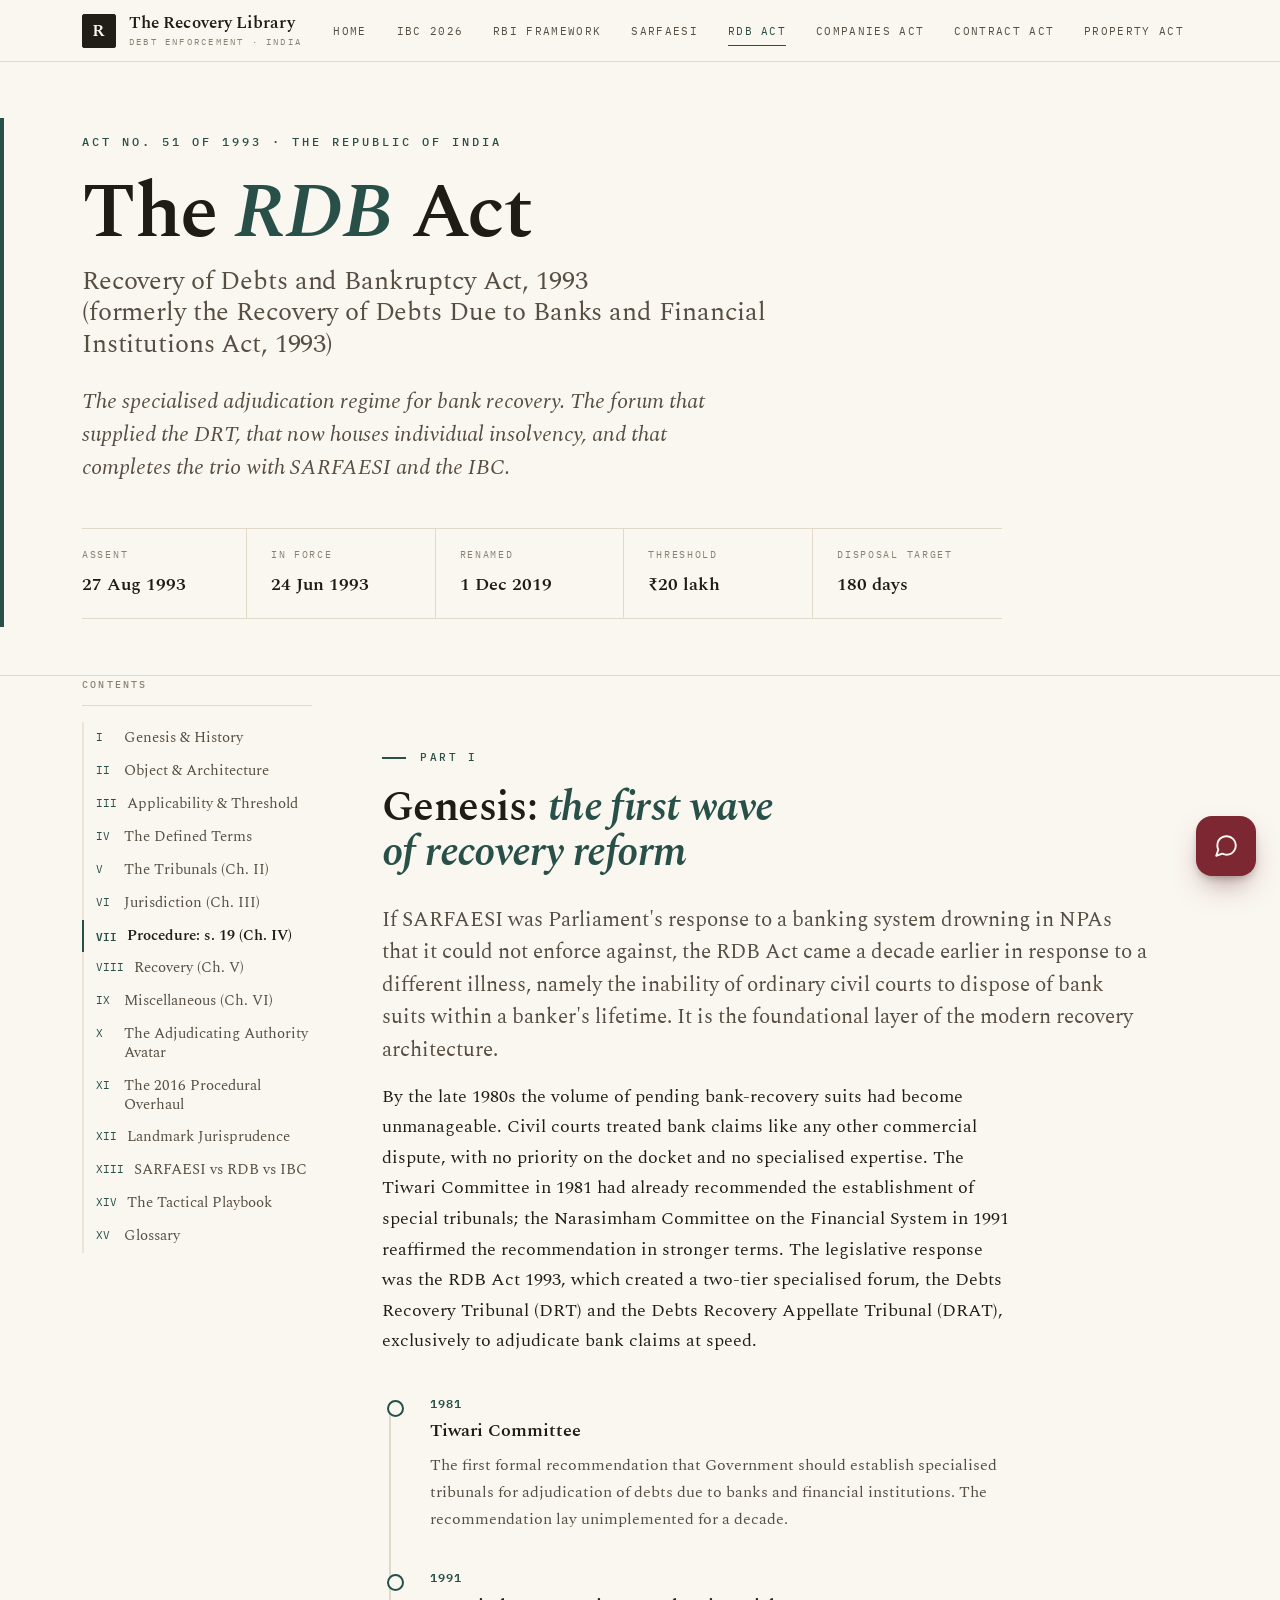
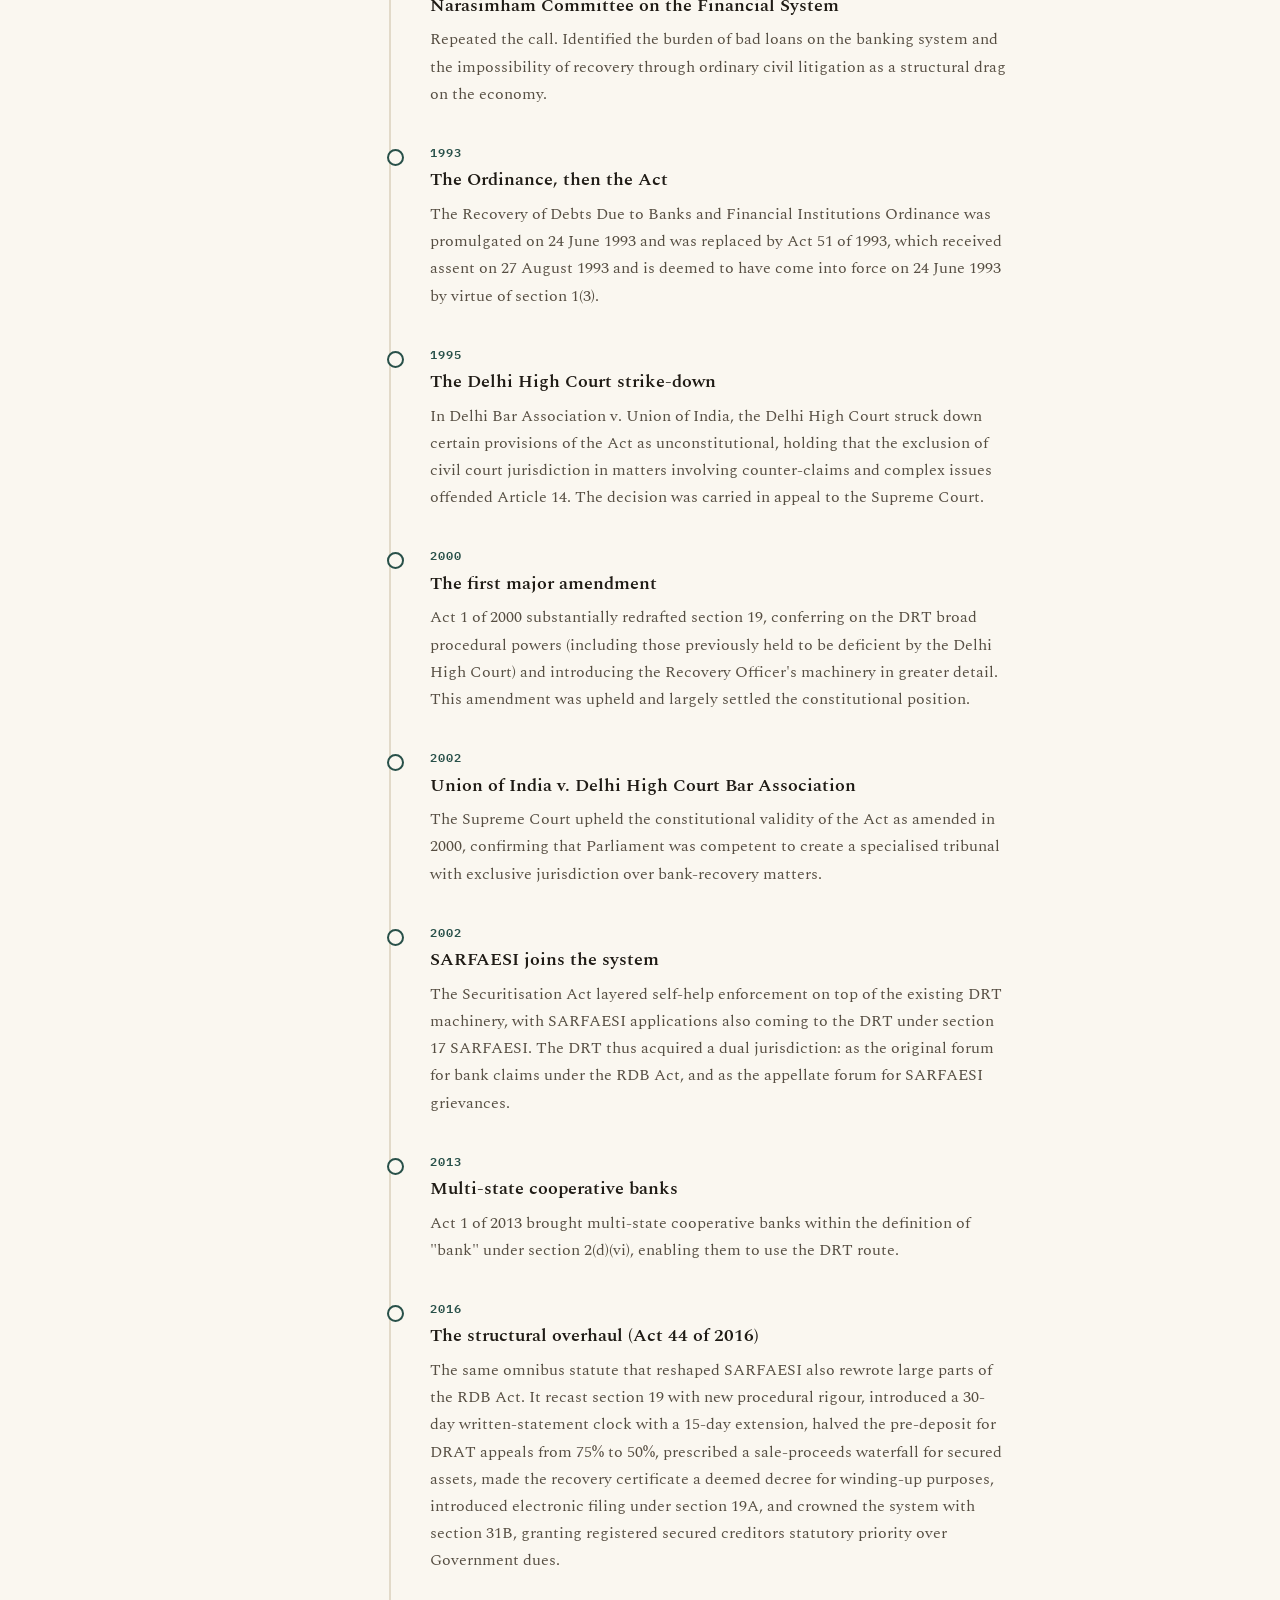
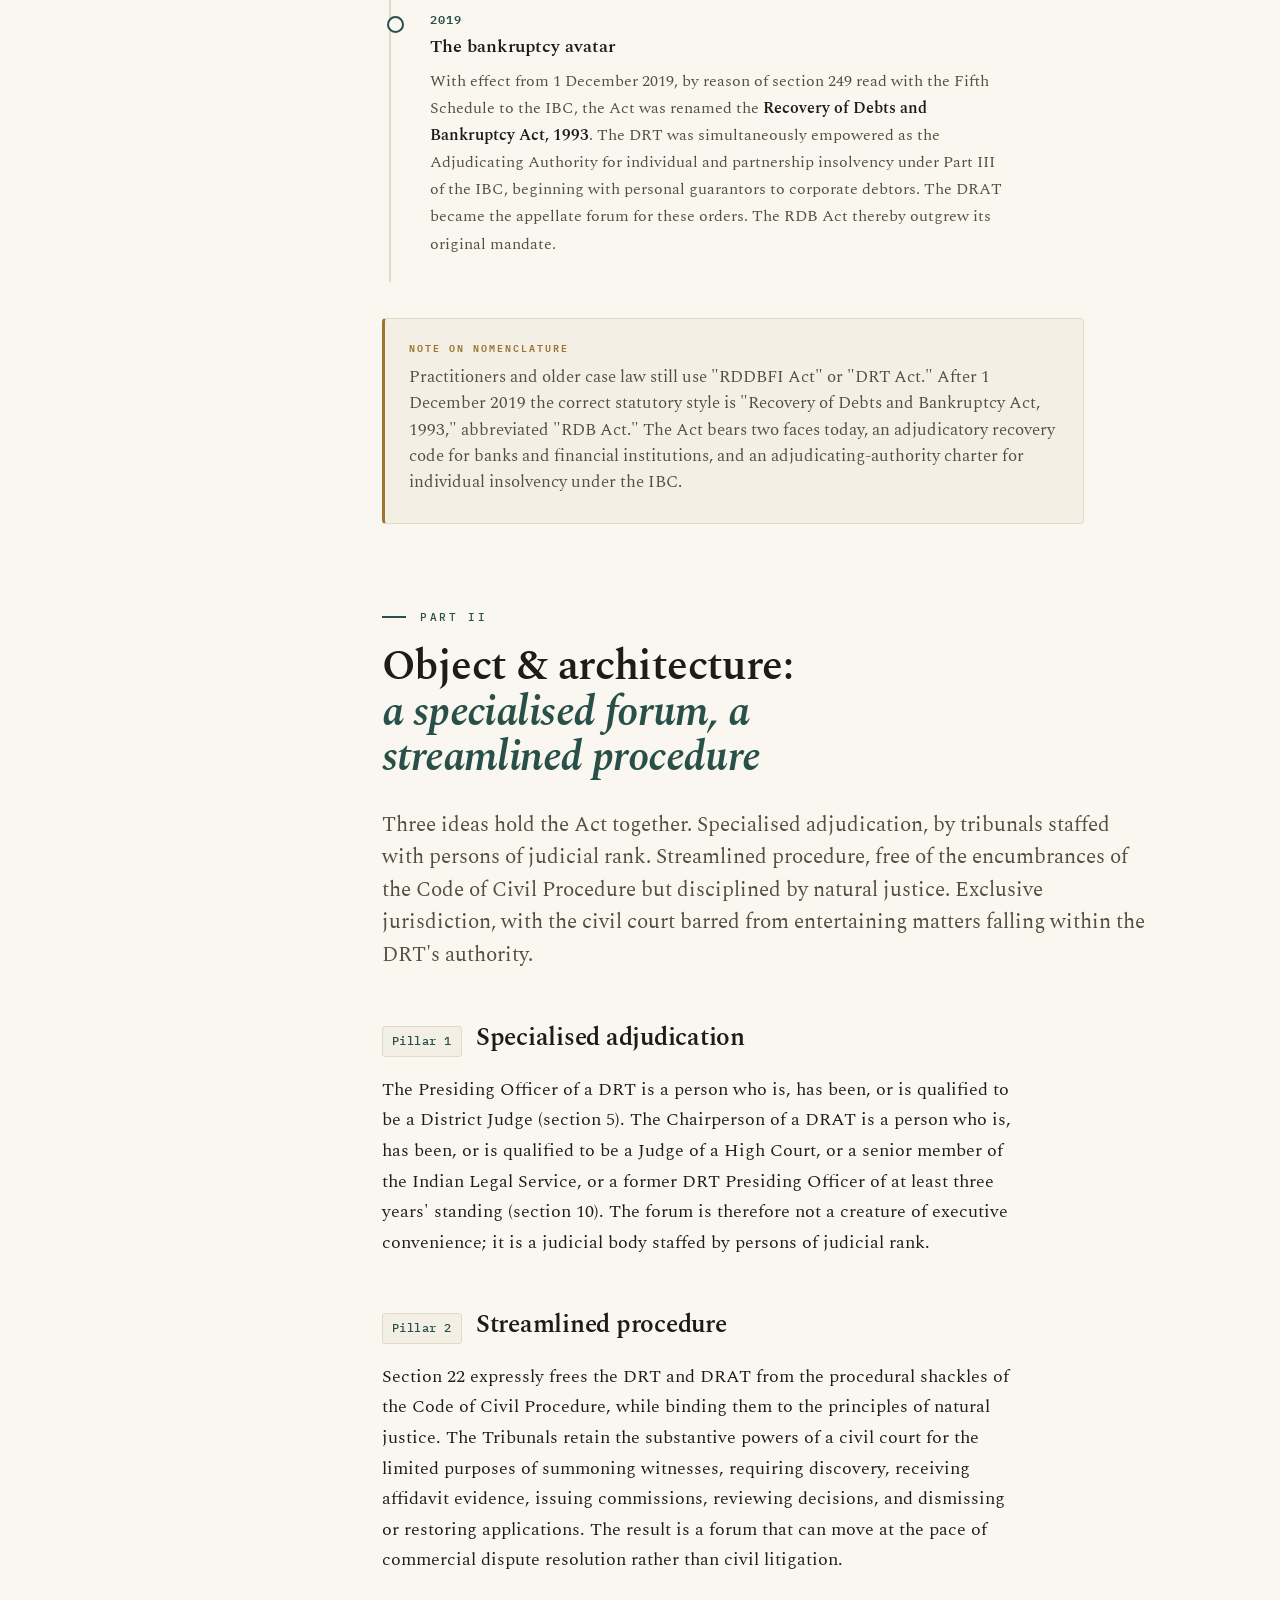
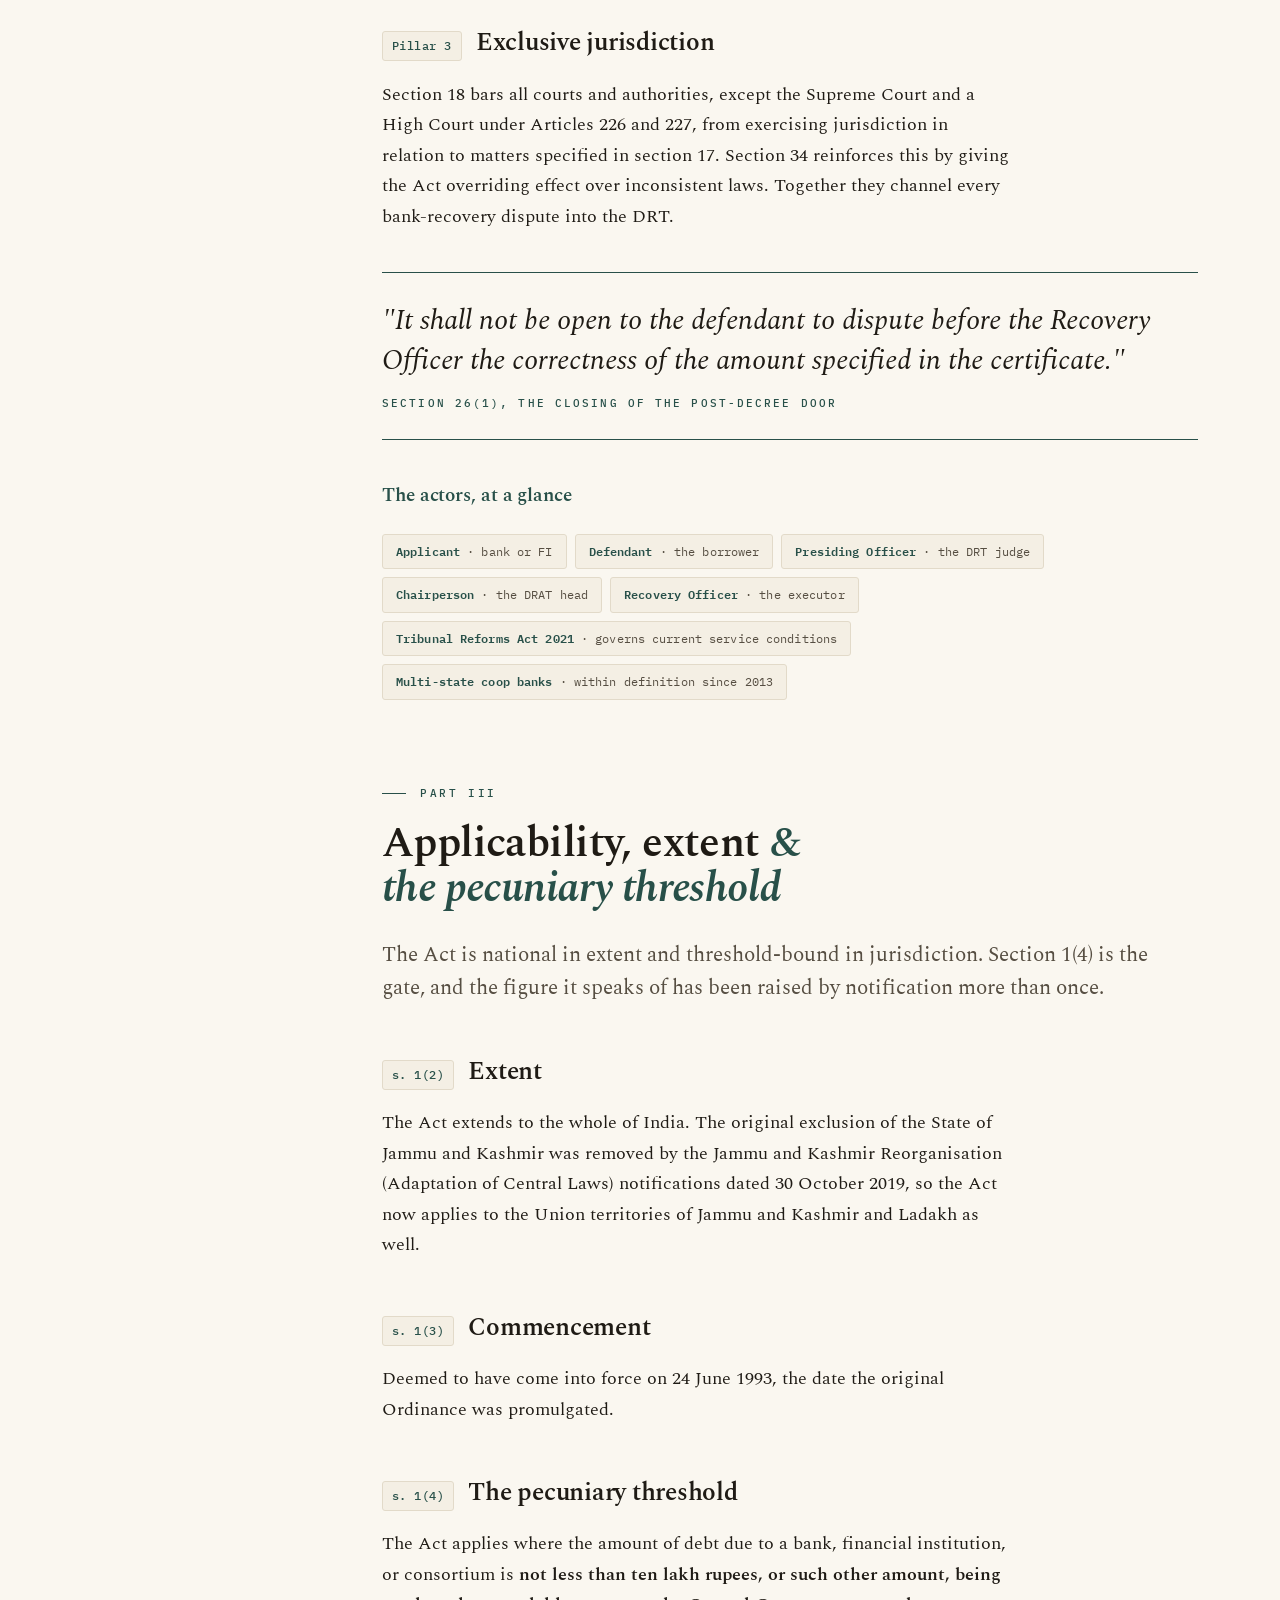
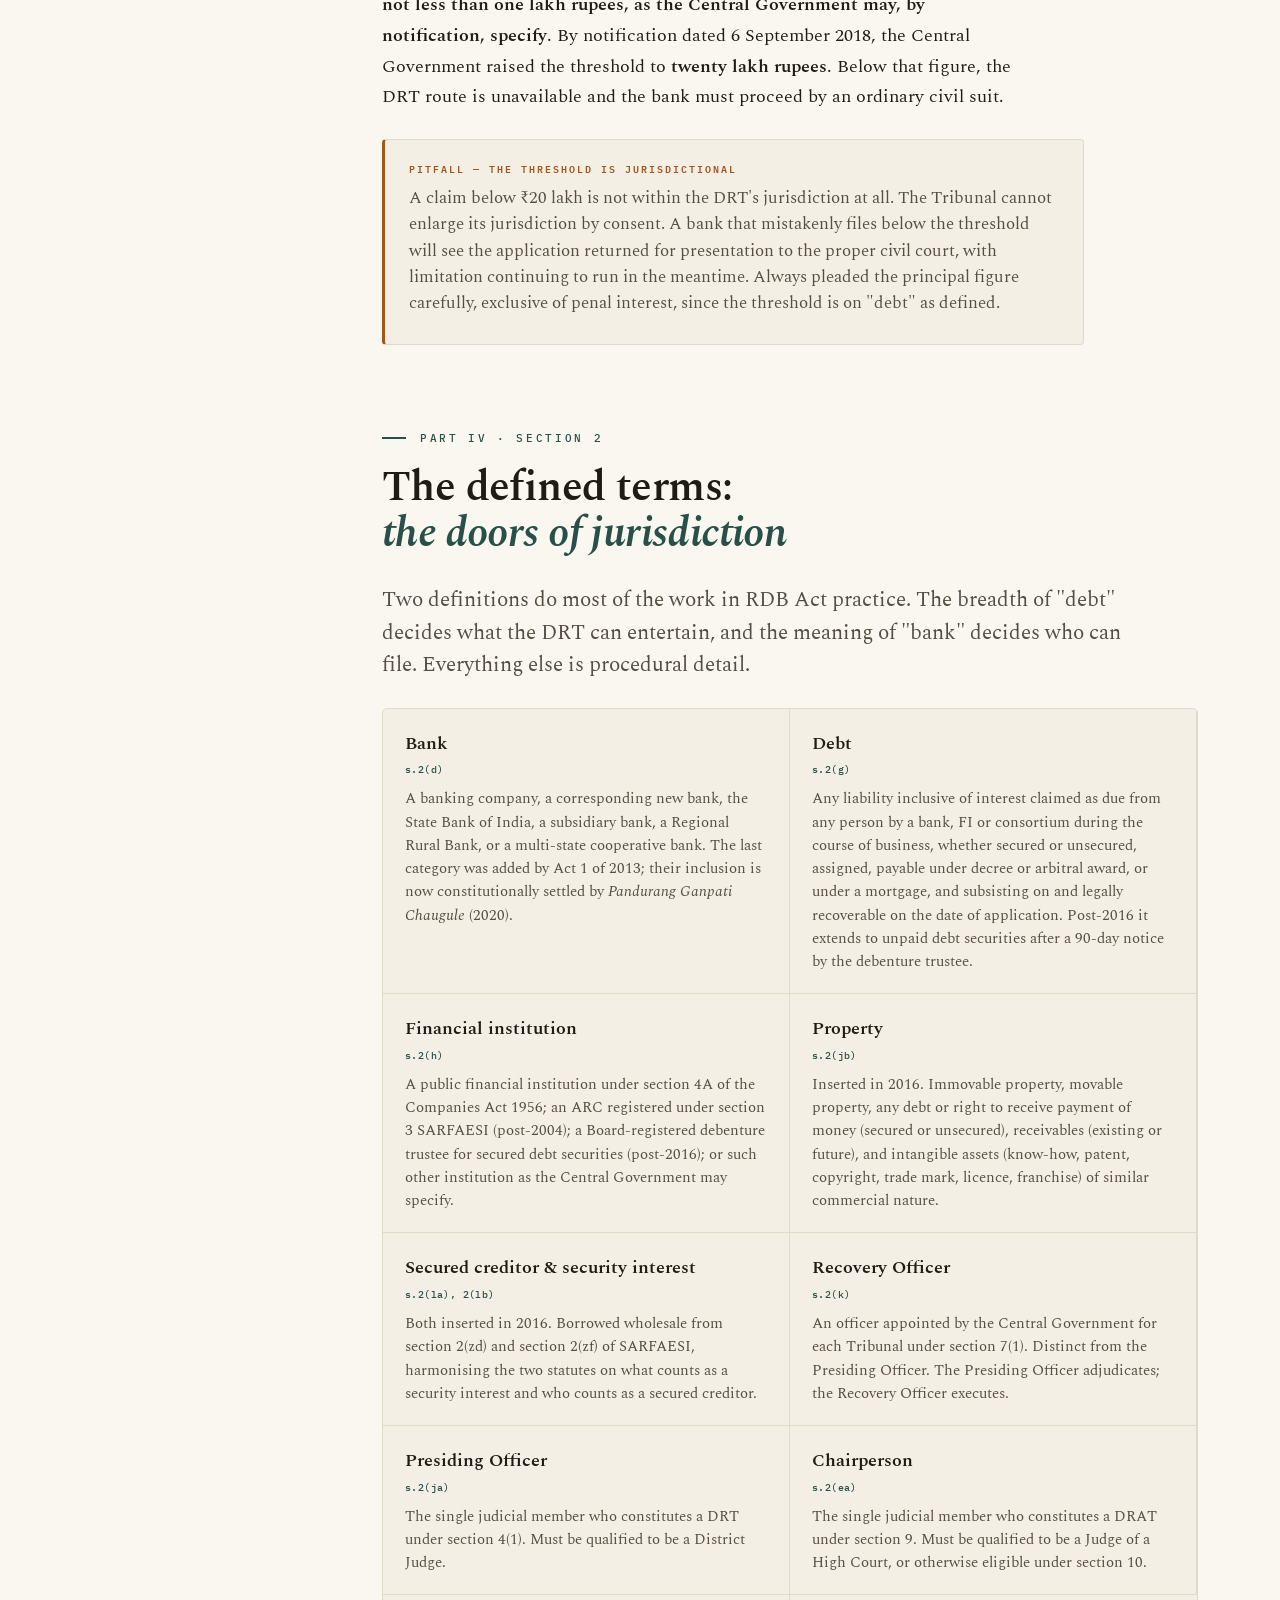
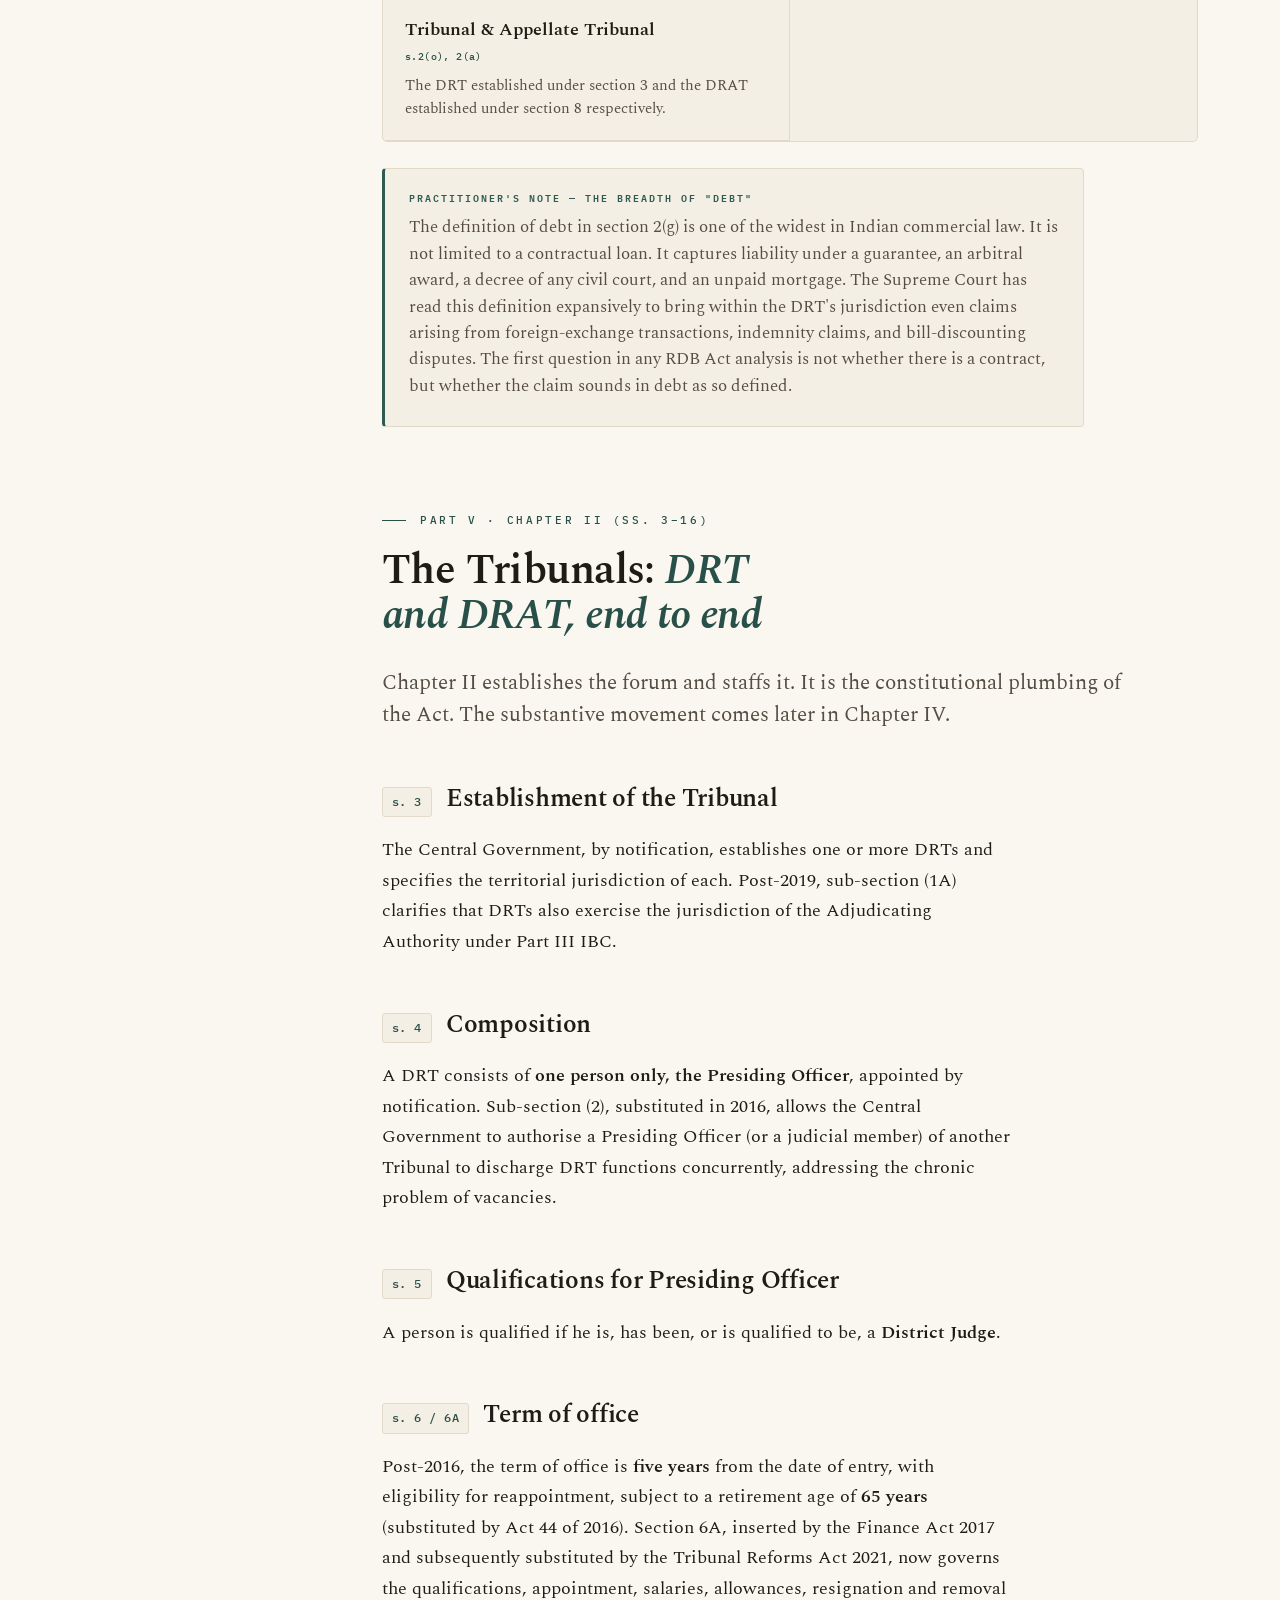
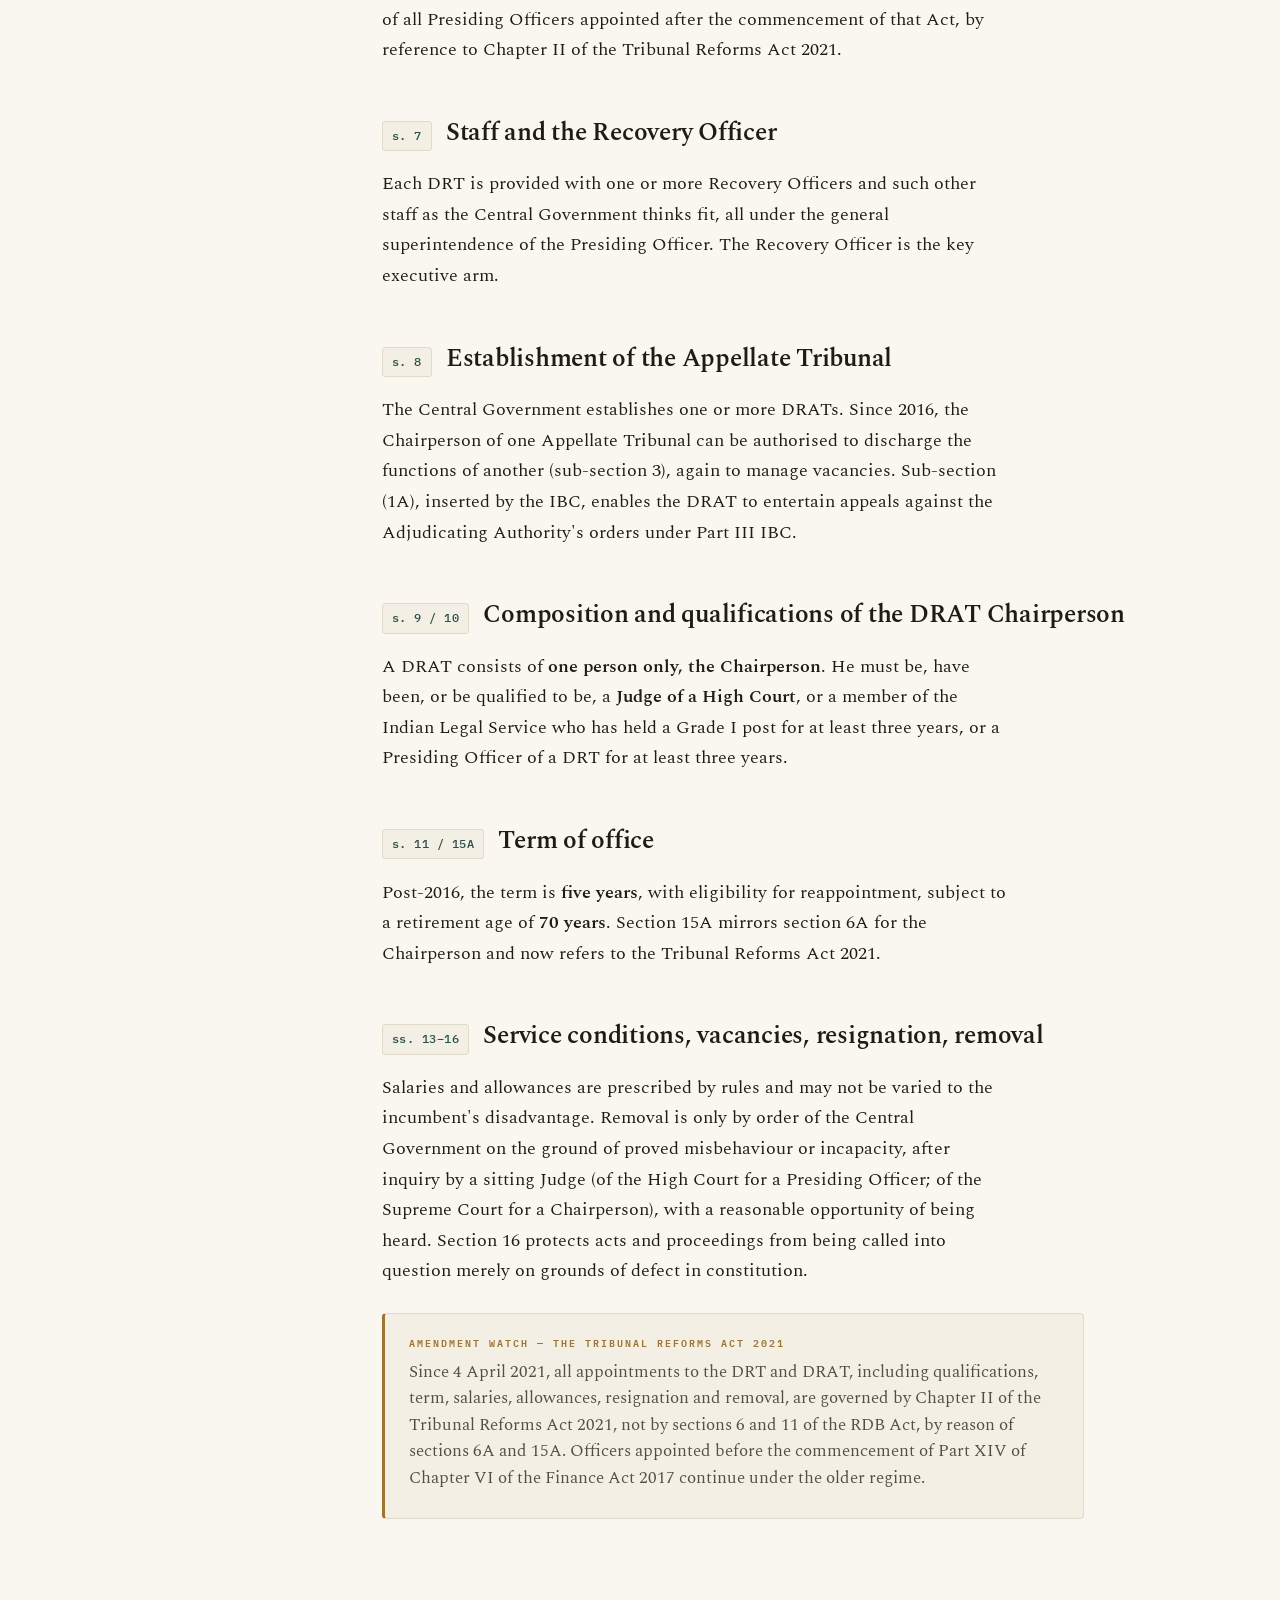
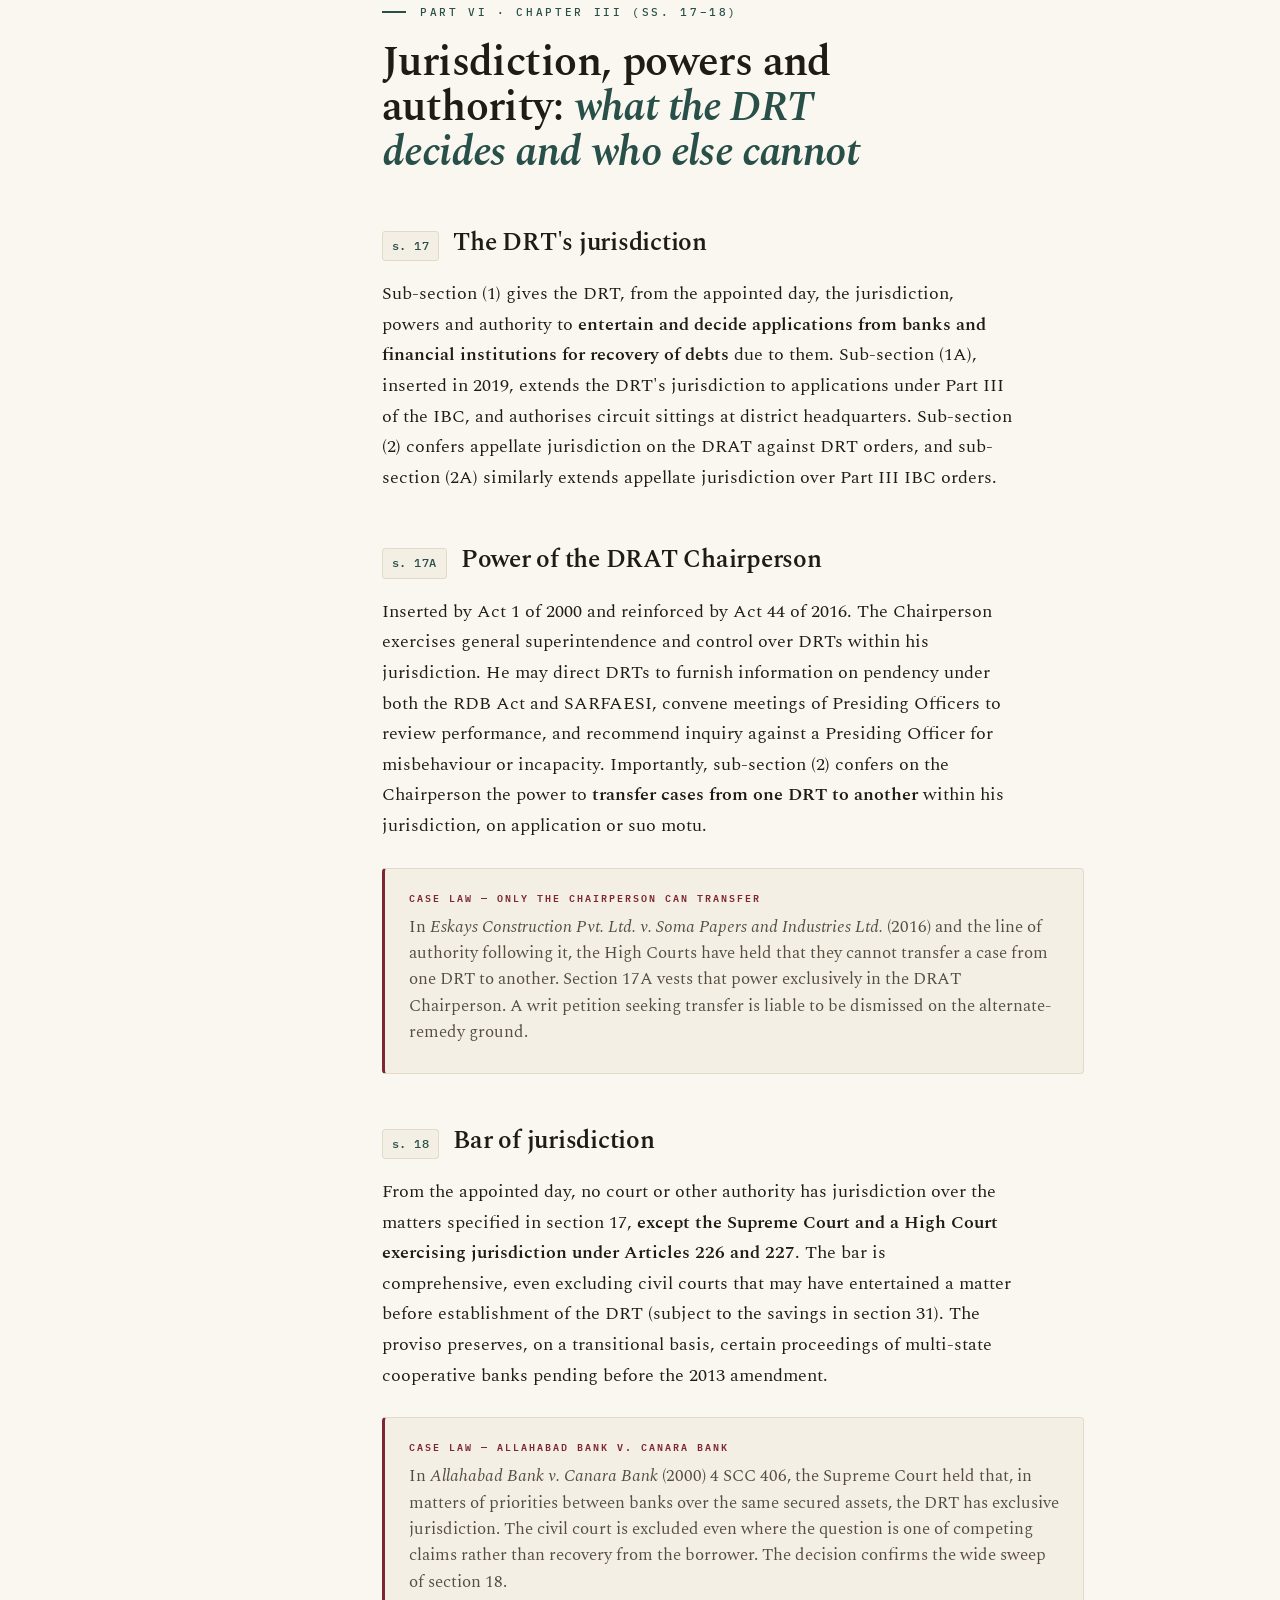
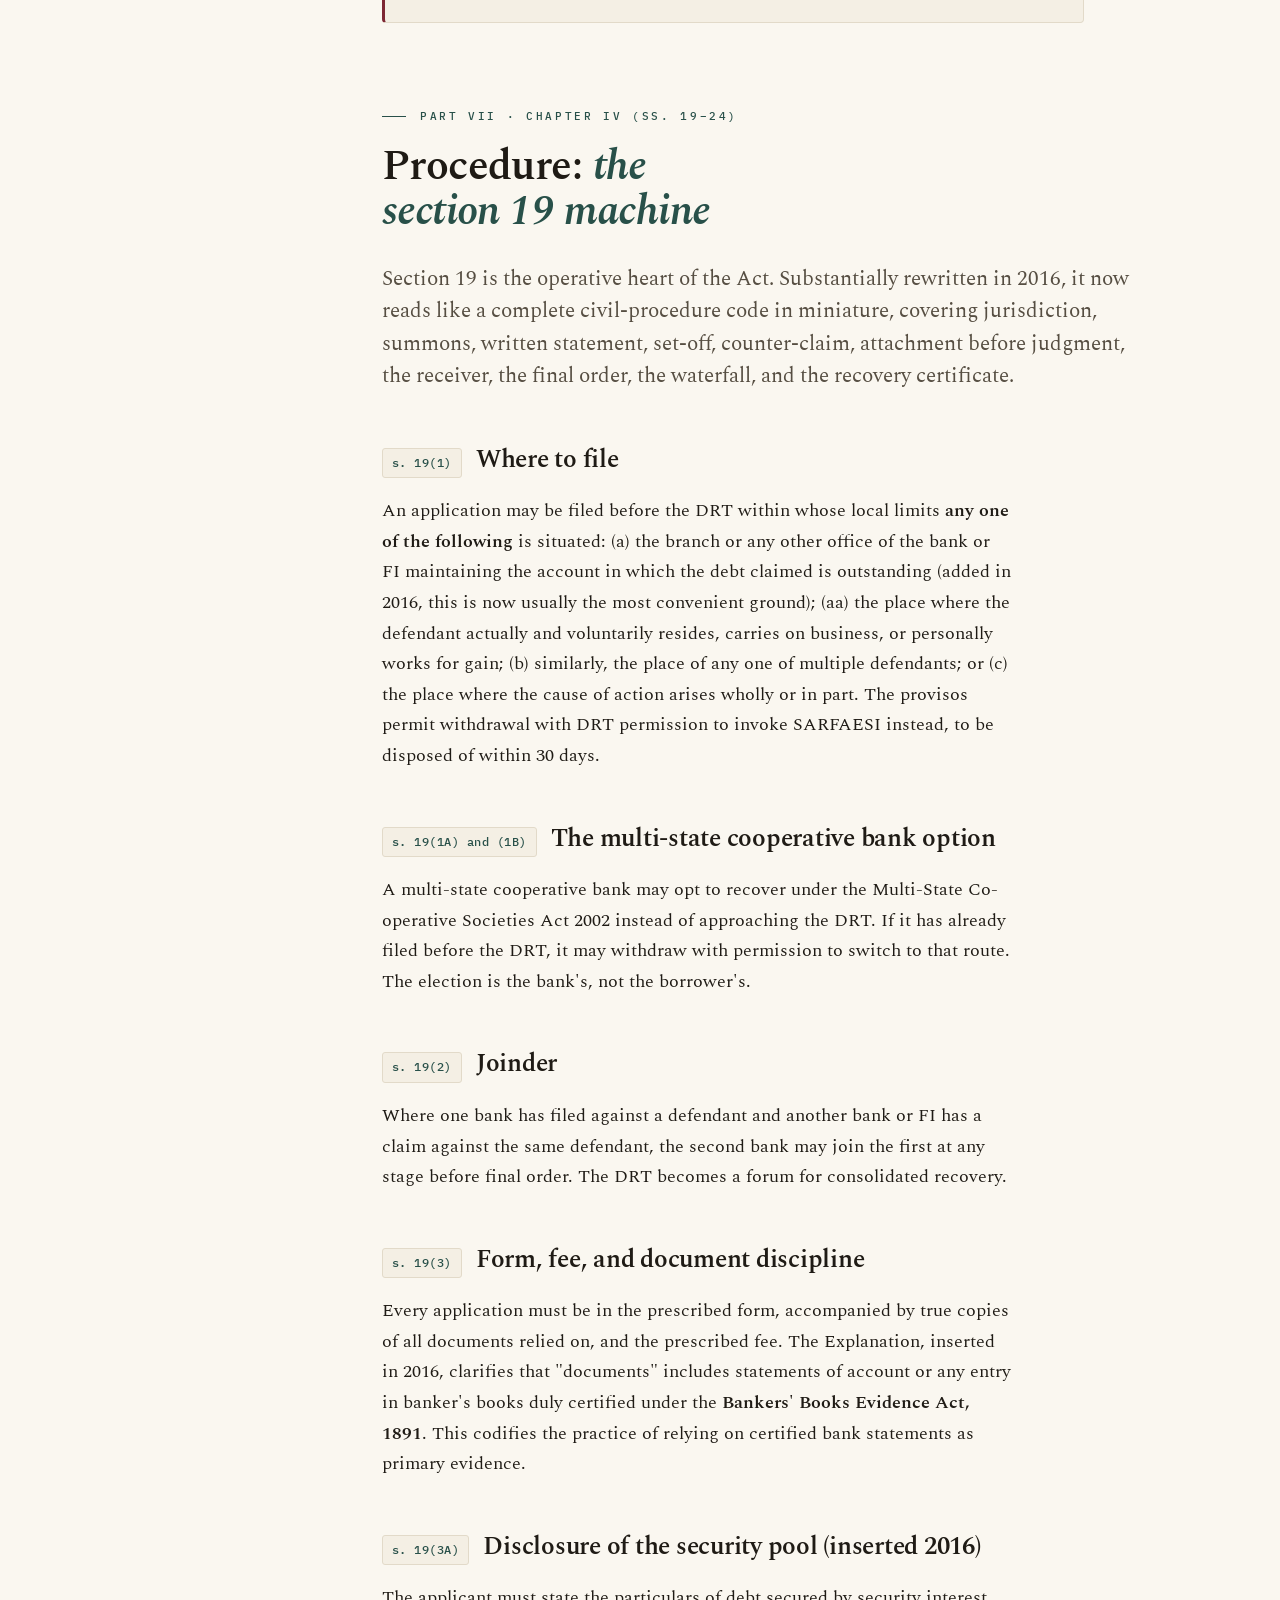
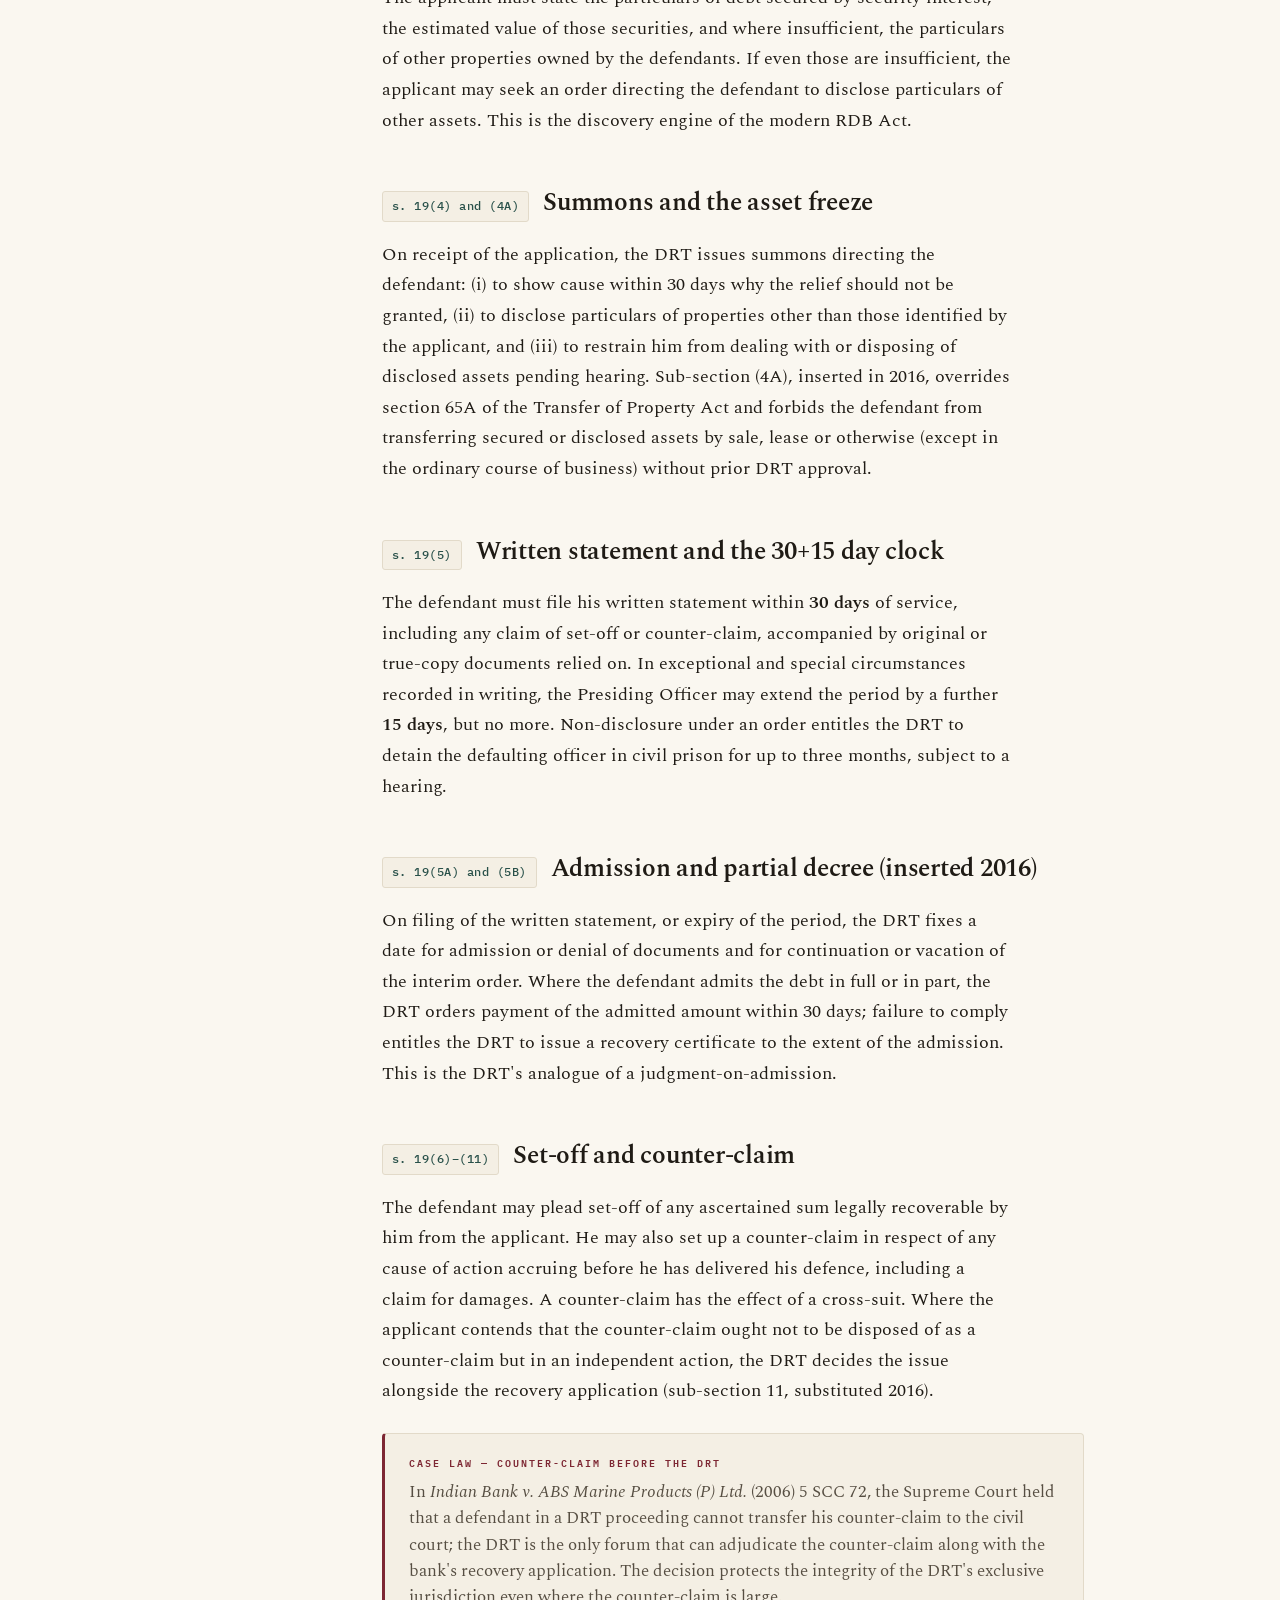
<file: rdb-act.html>
<!DOCTYPE html>
<html lang="en">
<head>
<script>document.documentElement.classList.add("js");</script>
<meta charset="UTF-8">
<meta name="viewport" content="width=device-width, initial-scale=1.0">
<title>The RDB Act, 1993 — A Practitioner's Treatise</title>
<link rel="preconnect" href="https://fonts.googleapis.com">
<link rel="preconnect" href="https://fonts.gstatic.com" crossorigin>
<link href="https://fonts.googleapis.com/css2?family=Spectral:ital,wght@0,300;0,400;0,500;0,600;0,700;1,400;1,500;1,600&family=IBM+Plex+Mono:wght@400;500;600&display=swap" rel="stylesheet">
<link rel="stylesheet" href="library.css">
</head>
<body data-vol="rdb">
<div id="progress"></div>

<header class="masthead" id="masthead">
  <div class="shell">
    <a class="brand" href="index.html">
      <span class="seal">R</span>
      <span class="wm"><b>The Recovery Library</b><span>Debt Enforcement · India</span></span>
    </a>
    <nav class="mnav">
      <a class="home-link" href="index.html">Home</a>
      <a href="ibc-amendment-act.html">IBC 2026</a>
      <a href="rbi-prudential-framework.html">RBI Framework</a>
      <a href="sarfaesi-act.html">SARFAESI</a>
      <a class="current" href="rdb-act.html">RDB Act</a>
      <a href="companies-act.html">Companies Act</a>
      <a href="contract-act.html">Contract Act</a>
      <a href="transfer-of-property-act.html">Property Act</a>
    </nav>
  </div>
</header>

<header class="hero">
  <div class="shell">
    <div class="kicker">Act No. 51 of 1993 · The Republic of India</div>
    <h1>The <em>RDB</em> Act</h1>
    <p class="full">Recovery of Debts and Bankruptcy Act, 1993<br>(formerly the Recovery of Debts Due to Banks and Financial Institutions Act, 1993)</p>
    <p class="sub">The specialised adjudication regime for bank recovery. The forum that supplied the DRT, that now houses individual insolvency, and that completes the trio with SARFAESI and the IBC.</p>
    <div class="meta-strip">
      <div><span class="lab">Assent</span><span class="val">27 Aug 1993</span></div>
      <div><span class="lab">In force</span><span class="val">24 Jun 1993</span></div>
      <div><span class="lab">Renamed</span><span class="val">1 Dec 2019</span></div>
      <div><span class="lab">Threshold</span><span class="val">₹20 lakh</span></div>
      <div><span class="lab">Disposal target</span><span class="val">180 days</span></div>
    </div>
  </div>
</header>

<div class="shell with-aside" style="margin-top:0;">
  <aside class="toc" id="toc">
    <h4>Contents</h4>
    <a href="#genesis"><span class="num">I</span>Genesis &amp; History</a>
    <a href="#scheme"><span class="num">II</span>Object &amp; Architecture</a>
    <a href="#applicability"><span class="num">III</span>Applicability &amp; Threshold</a>
    <a href="#definitions"><span class="num">IV</span>The Defined Terms</a>
    <a href="#tribunals"><span class="num">V</span>The Tribunals (Ch. II)</a>
    <a href="#jurisdiction"><span class="num">VI</span>Jurisdiction (Ch. III)</a>
    <a href="#procedure"><span class="num">VII</span>Procedure: s. 19 (Ch. IV)</a>
    <a href="#recovery"><span class="num">VIII</span>Recovery (Ch. V)</a>
    <a href="#misc"><span class="num">IX</span>Miscellaneous (Ch. VI)</a>
    <a href="#avatar"><span class="num">X</span>The Adjudicating Authority Avatar</a>
    <a href="#amendments"><span class="num">XI</span>The 2016 Procedural Overhaul</a>
    <a href="#cases"><span class="num">XII</span>Landmark Jurisprudence</a>
    <a href="#decision"><span class="num">XIII</span>SARFAESI vs RDB vs IBC</a>
    <a href="#workflow"><span class="num">XIV</span>The Tactical Playbook</a>
    <a href="#glossary"><span class="num">XV</span>Glossary</a>
  </aside>

  <main>

  <!-- ================ PART I ================ -->
  <section class="part reveal" id="genesis">
    <div class="part-head">
      <div class="eyebrow">Part I</div>
      <h2>Genesis: <span class="pin">the first wave of recovery reform</span></h2>
    </div>
    <p class="lead">If SARFAESI was Parliament's response to a banking system drowning in NPAs that it could not enforce against, the RDB Act came a decade earlier in response to a different illness, namely the inability of ordinary civil courts to dispose of bank suits within a banker's lifetime. It is the foundational layer of the modern recovery architecture.</p>

    <div class="body-block">
      <p>By the late 1980s the volume of pending bank-recovery suits had become unmanageable. Civil courts treated bank claims like any other commercial dispute, with no priority on the docket and no specialised expertise. The Tiwari Committee in 1981 had already recommended the establishment of special tribunals; the Narasimham Committee on the Financial System in 1991 reaffirmed the recommendation in stronger terms. The legislative response was the RDB Act 1993, which created a two-tier specialised forum, the Debts Recovery Tribunal (DRT) and the Debts Recovery Appellate Tribunal (DRAT), exclusively to adjudicate bank claims at speed.</p>
    </div>

    <div class="timeline">
      <div class="tl-item">
        <div class="yr">1981</div>
        <div class="tl-t">Tiwari Committee</div>
        <p>The first formal recommendation that Government should establish specialised tribunals for adjudication of debts due to banks and financial institutions. The recommendation lay unimplemented for a decade.</p>
      </div>
      <div class="tl-item">
        <div class="yr">1991</div>
        <div class="tl-t">Narasimham Committee on the Financial System</div>
        <p>Repeated the call. Identified the burden of bad loans on the banking system and the impossibility of recovery through ordinary civil litigation as a structural drag on the economy.</p>
      </div>
      <div class="tl-item">
        <div class="yr">1993</div>
        <div class="tl-t">The Ordinance, then the Act</div>
        <p>The Recovery of Debts Due to Banks and Financial Institutions Ordinance was promulgated on 24 June 1993 and was replaced by Act 51 of 1993, which received assent on 27 August 1993 and is deemed to have come into force on 24 June 1993 by virtue of section 1(3).</p>
      </div>
      <div class="tl-item">
        <div class="yr">1995</div>
        <div class="tl-t">The Delhi High Court strike-down</div>
        <p>In Delhi Bar Association v. Union of India, the Delhi High Court struck down certain provisions of the Act as unconstitutional, holding that the exclusion of civil court jurisdiction in matters involving counter-claims and complex issues offended Article 14. The decision was carried in appeal to the Supreme Court.</p>
      </div>
      <div class="tl-item">
        <div class="yr">2000</div>
        <div class="tl-t">The first major amendment</div>
        <p>Act 1 of 2000 substantially redrafted section 19, conferring on the DRT broad procedural powers (including those previously held to be deficient by the Delhi High Court) and introducing the Recovery Officer's machinery in greater detail. This amendment was upheld and largely settled the constitutional position.</p>
      </div>
      <div class="tl-item">
        <div class="yr">2002</div>
        <div class="tl-t">Union of India v. Delhi High Court Bar Association</div>
        <p>The Supreme Court upheld the constitutional validity of the Act as amended in 2000, confirming that Parliament was competent to create a specialised tribunal with exclusive jurisdiction over bank-recovery matters.</p>
      </div>
      <div class="tl-item">
        <div class="yr">2002</div>
        <div class="tl-t">SARFAESI joins the system</div>
        <p>The Securitisation Act layered self-help enforcement on top of the existing DRT machinery, with SARFAESI applications also coming to the DRT under section 17 SARFAESI. The DRT thus acquired a dual jurisdiction: as the original forum for bank claims under the RDB Act, and as the appellate forum for SARFAESI grievances.</p>
      </div>
      <div class="tl-item">
        <div class="yr">2013</div>
        <div class="tl-t">Multi-state cooperative banks</div>
        <p>Act 1 of 2013 brought multi-state cooperative banks within the definition of "bank" under section 2(d)(vi), enabling them to use the DRT route.</p>
      </div>
      <div class="tl-item">
        <div class="yr">2016</div>
        <div class="tl-t">The structural overhaul (Act 44 of 2016)</div>
        <p>The same omnibus statute that reshaped SARFAESI also rewrote large parts of the RDB Act. It recast section 19 with new procedural rigour, introduced a 30-day written-statement clock with a 15-day extension, halved the pre-deposit for DRAT appeals from 75% to 50%, prescribed a sale-proceeds waterfall for secured assets, made the recovery certificate a deemed decree for winding-up purposes, introduced electronic filing under section 19A, and crowned the system with section 31B, granting registered secured creditors statutory priority over Government dues.</p>
      </div>
      <div class="tl-item">
        <div class="yr">2019</div>
        <div class="tl-t">The bankruptcy avatar</div>
        <p>With effect from 1 December 2019, by reason of section 249 read with the Fifth Schedule to the IBC, the Act was renamed the <strong>Recovery of Debts and Bankruptcy Act, 1993</strong>. The DRT was simultaneously empowered as the Adjudicating Authority for individual and partnership insolvency under Part III of the IBC, beginning with personal guarantors to corporate debtors. The DRAT became the appellate forum for these orders. The RDB Act thereby outgrew its original mandate.</p>
      </div>
    </div>

    <div class="callout amend">
      <span class="tag">Note on nomenclature</span>
      <p>Practitioners and older case law still use "RDDBFI Act" or "DRT Act." After 1 December 2019 the correct statutory style is "Recovery of Debts and Bankruptcy Act, 1993," abbreviated "RDB Act." The Act bears two faces today, an adjudicatory recovery code for banks and financial institutions, and an adjudicating-authority charter for individual insolvency under the IBC.</p>
    </div>
  </section>

  <!-- ================ PART II ================ -->
  <section class="part reveal" id="scheme">
    <div class="part-head">
      <div class="eyebrow">Part II</div>
      <h2>Object &amp; architecture: <span class="pin">a specialised forum, a streamlined procedure</span></h2>
    </div>
    <p class="lead">Three ideas hold the Act together. Specialised adjudication, by tribunals staffed with persons of judicial rank. Streamlined procedure, free of the encumbrances of the Code of Civil Procedure but disciplined by natural justice. Exclusive jurisdiction, with the civil court barred from entertaining matters falling within the DRT's authority.</p>

    <h3><span class="s">Pillar 1</span> Specialised adjudication</h3>
    <p>The Presiding Officer of a DRT is a person who is, has been, or is qualified to be a District Judge (section 5). The Chairperson of a DRAT is a person who is, has been, or is qualified to be a Judge of a High Court, or a senior member of the Indian Legal Service, or a former DRT Presiding Officer of at least three years' standing (section 10). The forum is therefore not a creature of executive convenience; it is a judicial body staffed by persons of judicial rank.</p>

    <h3><span class="s">Pillar 2</span> Streamlined procedure</h3>
    <p>Section 22 expressly frees the DRT and DRAT from the procedural shackles of the Code of Civil Procedure, while binding them to the principles of natural justice. The Tribunals retain the substantive powers of a civil court for the limited purposes of summoning witnesses, requiring discovery, receiving affidavit evidence, issuing commissions, reviewing decisions, and dismissing or restoring applications. The result is a forum that can move at the pace of commercial dispute resolution rather than civil litigation.</p>

    <h3><span class="s">Pillar 3</span> Exclusive jurisdiction</h3>
    <p>Section 18 bars all courts and authorities, except the Supreme Court and a High Court under Articles 226 and 227, from exercising jurisdiction in relation to matters specified in section 17. Section 34 reinforces this by giving the Act overriding effect over inconsistent laws. Together they channel every bank-recovery dispute into the DRT.</p>

    <div class="pull">
      "It shall not be open to the defendant to dispute before the Recovery Officer the correctness of the amount specified in the certificate."
      <span>Section 26(1), the closing of the post-decree door</span>
    </div>

    <h4>The actors, at a glance</h4>
    <div class="chips">
      <span class="chip"><b>Applicant</b> · bank or FI</span>
      <span class="chip"><b>Defendant</b> · the borrower</span>
      <span class="chip"><b>Presiding Officer</b> · the DRT judge</span>
      <span class="chip"><b>Chairperson</b> · the DRAT head</span>
      <span class="chip"><b>Recovery Officer</b> · the executor</span>
      <span class="chip"><b>Tribunal Reforms Act 2021</b> · governs current service conditions</span>
      <span class="chip"><b>Multi-state coop banks</b> · within definition since 2013</span>
    </div>
  </section>

  <!-- ================ PART III ================ -->
  <section class="part reveal" id="applicability">
    <div class="part-head">
      <div class="eyebrow">Part III</div>
      <h2>Applicability, extent <span class="pin">&amp; the pecuniary threshold</span></h2>
    </div>
    <p class="lead">The Act is national in extent and threshold-bound in jurisdiction. Section 1(4) is the gate, and the figure it speaks of has been raised by notification more than once.</p>

    <h3><span class="s">s. 1(2)</span> Extent</h3>
    <p>The Act extends to the whole of India. The original exclusion of the State of Jammu and Kashmir was removed by the Jammu and Kashmir Reorganisation (Adaptation of Central Laws) notifications dated 30 October 2019, so the Act now applies to the Union territories of Jammu and Kashmir and Ladakh as well.</p>

    <h3><span class="s">s. 1(3)</span> Commencement</h3>
    <p>Deemed to have come into force on 24 June 1993, the date the original Ordinance was promulgated.</p>

    <h3><span class="s">s. 1(4)</span> The pecuniary threshold</h3>
    <p>The Act applies where the amount of debt due to a bank, financial institution, or consortium is <strong>not less than ten lakh rupees, or such other amount, being not less than one lakh rupees, as the Central Government may, by notification, specify</strong>. By notification dated 6 September 2018, the Central Government raised the threshold to <strong>twenty lakh rupees</strong>. Below that figure, the DRT route is unavailable and the bank must proceed by an ordinary civil suit.</p>

    <div class="callout pitfall">
      <span class="tag">Pitfall — the threshold is jurisdictional</span>
      <p>A claim below ₹20 lakh is not within the DRT's jurisdiction at all. The Tribunal cannot enlarge its jurisdiction by consent. A bank that mistakenly files below the threshold will see the application returned for presentation to the proper civil court, with limitation continuing to run in the meantime. Always pleaded the principal figure carefully, exclusive of penal interest, since the threshold is on "debt" as defined.</p>
    </div>
  </section>

  <!-- ================ PART IV ================ -->
  <section class="part reveal" id="definitions">
    <div class="part-head">
      <div class="eyebrow">Part IV · Section 2</div>
      <h2>The defined terms: <span class="pin">the doors of jurisdiction</span></h2>
    </div>
    <p class="lead">Two definitions do most of the work in RDB Act practice. The breadth of "debt" decides what the DRT can entertain, and the meaning of "bank" decides who can file. Everything else is procedural detail.</p>

    <div class="defgrid">
      <div class="defcard"><div class="term">Bank</div><div class="sec">s.2(d)</div><p>A banking company, a corresponding new bank, the State Bank of India, a subsidiary bank, a Regional Rural Bank, or a multi-state cooperative bank. The last category was added by Act 1 of 2013; their inclusion is now constitutionally settled by <em>Pandurang Ganpati Chaugule</em> (2020).</p></div>

      <div class="defcard"><div class="term">Debt</div><div class="sec">s.2(g)</div><p>Any liability inclusive of interest claimed as due from any person by a bank, FI or consortium during the course of business, whether secured or unsecured, assigned, payable under decree or arbitral award, or under a mortgage, and subsisting on and legally recoverable on the date of application. Post-2016 it extends to unpaid debt securities after a 90-day notice by the debenture trustee.</p></div>

      <div class="defcard"><div class="term">Financial institution</div><div class="sec">s.2(h)</div><p>A public financial institution under section 4A of the Companies Act 1956; an ARC registered under section 3 SARFAESI (post-2004); a Board-registered debenture trustee for secured debt securities (post-2016); or such other institution as the Central Government may specify.</p></div>

      <div class="defcard"><div class="term">Property</div><div class="sec">s.2(jb)</div><p>Inserted in 2016. Immovable property, movable property, any debt or right to receive payment of money (secured or unsecured), receivables (existing or future), and intangible assets (know-how, patent, copyright, trade mark, licence, franchise) of similar commercial nature.</p></div>

      <div class="defcard"><div class="term">Secured creditor &amp; security interest</div><div class="sec">s.2(la), 2(lb)</div><p>Both inserted in 2016. Borrowed wholesale from section 2(zd) and section 2(zf) of SARFAESI, harmonising the two statutes on what counts as a security interest and who counts as a secured creditor.</p></div>

      <div class="defcard"><div class="term">Recovery Officer</div><div class="sec">s.2(k)</div><p>An officer appointed by the Central Government for each Tribunal under section 7(1). Distinct from the Presiding Officer. The Presiding Officer adjudicates; the Recovery Officer executes.</p></div>

      <div class="defcard"><div class="term">Presiding Officer</div><div class="sec">s.2(ja)</div><p>The single judicial member who constitutes a DRT under section 4(1). Must be qualified to be a District Judge.</p></div>

      <div class="defcard"><div class="term">Chairperson</div><div class="sec">s.2(ea)</div><p>The single judicial member who constitutes a DRAT under section 9. Must be qualified to be a Judge of a High Court, or otherwise eligible under section 10.</p></div>

      <div class="defcard"><div class="term">Tribunal &amp; Appellate Tribunal</div><div class="sec">s.2(o), 2(a)</div><p>The DRT established under section 3 and the DRAT established under section 8 respectively.</p></div>
    </div>

    <div class="callout prac">
      <span class="tag">Practitioner's note — the breadth of "debt"</span>
      <p>The definition of debt in section 2(g) is one of the widest in Indian commercial law. It is not limited to a contractual loan. It captures liability under a guarantee, an arbitral award, a decree of any civil court, and an unpaid mortgage. The Supreme Court has read this definition expansively to bring within the DRT's jurisdiction even claims arising from foreign-exchange transactions, indemnity claims, and bill-discounting disputes. The first question in any RDB Act analysis is not whether there is a contract, but whether the claim sounds in debt as so defined.</p>
    </div>
  </section>

  <!-- ================ PART V ================ -->
  <section class="part reveal" id="tribunals">
    <div class="part-head">
      <div class="eyebrow">Part V · Chapter II (ss. 3–16)</div>
      <h2>The Tribunals: <span class="pin">DRT and DRAT, end to end</span></h2>
    </div>
    <p class="lead">Chapter II establishes the forum and staffs it. It is the constitutional plumbing of the Act. The substantive movement comes later in Chapter IV.</p>

    <h3><span class="s">s. 3</span> Establishment of the Tribunal</h3>
    <p>The Central Government, by notification, establishes one or more DRTs and specifies the territorial jurisdiction of each. Post-2019, sub-section (1A) clarifies that DRTs also exercise the jurisdiction of the Adjudicating Authority under Part III IBC.</p>

    <h3><span class="s">s. 4</span> Composition</h3>
    <p>A DRT consists of <strong>one person only, the Presiding Officer</strong>, appointed by notification. Sub-section (2), substituted in 2016, allows the Central Government to authorise a Presiding Officer (or a judicial member) of another Tribunal to discharge DRT functions concurrently, addressing the chronic problem of vacancies.</p>

    <h3><span class="s">s. 5</span> Qualifications for Presiding Officer</h3>
    <p>A person is qualified if he is, has been, or is qualified to be, a <strong>District Judge</strong>.</p>

    <h3><span class="s">s. 6 / 6A</span> Term of office</h3>
    <p>Post-2016, the term of office is <strong>five years</strong> from the date of entry, with eligibility for reappointment, subject to a retirement age of <strong>65 years</strong> (substituted by Act 44 of 2016). Section 6A, inserted by the Finance Act 2017 and subsequently substituted by the Tribunal Reforms Act 2021, now governs the qualifications, appointment, salaries, allowances, resignation and removal of all Presiding Officers appointed after the commencement of that Act, by reference to Chapter II of the Tribunal Reforms Act 2021.</p>

    <h3><span class="s">s. 7</span> Staff and the Recovery Officer</h3>
    <p>Each DRT is provided with one or more Recovery Officers and such other staff as the Central Government thinks fit, all under the general superintendence of the Presiding Officer. The Recovery Officer is the key executive arm.</p>

    <h3><span class="s">s. 8</span> Establishment of the Appellate Tribunal</h3>
    <p>The Central Government establishes one or more DRATs. Since 2016, the Chairperson of one Appellate Tribunal can be authorised to discharge the functions of another (sub-section 3), again to manage vacancies. Sub-section (1A), inserted by the IBC, enables the DRAT to entertain appeals against the Adjudicating Authority's orders under Part III IBC.</p>

    <h3><span class="s">s. 9 / 10</span> Composition and qualifications of the DRAT Chairperson</h3>
    <p>A DRAT consists of <strong>one person only, the Chairperson</strong>. He must be, have been, or be qualified to be, a <strong>Judge of a High Court</strong>, or a member of the Indian Legal Service who has held a Grade I post for at least three years, or a Presiding Officer of a DRT for at least three years.</p>

    <h3><span class="s">s. 11 / 15A</span> Term of office</h3>
    <p>Post-2016, the term is <strong>five years</strong>, with eligibility for reappointment, subject to a retirement age of <strong>70 years</strong>. Section 15A mirrors section 6A for the Chairperson and now refers to the Tribunal Reforms Act 2021.</p>

    <h3><span class="s">ss. 13–16</span> Service conditions, vacancies, resignation, removal</h3>
    <p>Salaries and allowances are prescribed by rules and may not be varied to the incumbent's disadvantage. Removal is only by order of the Central Government on the ground of proved misbehaviour or incapacity, after inquiry by a sitting Judge (of the High Court for a Presiding Officer; of the Supreme Court for a Chairperson), with a reasonable opportunity of being heard. Section 16 protects acts and proceedings from being called into question merely on grounds of defect in constitution.</p>

    <div class="callout amend">
      <span class="tag">Amendment watch — the Tribunal Reforms Act 2021</span>
      <p>Since 4 April 2021, all appointments to the DRT and DRAT, including qualifications, term, salaries, allowances, resignation and removal, are governed by Chapter II of the Tribunal Reforms Act 2021, not by sections 6 and 11 of the RDB Act, by reason of sections 6A and 15A. Officers appointed before the commencement of Part XIV of Chapter VI of the Finance Act 2017 continue under the older regime.</p>
    </div>
  </section>

  <!-- ================ PART VI ================ -->
  <section class="part reveal" id="jurisdiction">
    <div class="part-head">
      <div class="eyebrow">Part VI · Chapter III (ss. 17–18)</div>
      <h2>Jurisdiction, powers and authority: <span class="pin">what the DRT decides and who else cannot</span></h2>
    </div>

    <h3><span class="s">s. 17</span> The DRT's jurisdiction</h3>
    <p>Sub-section (1) gives the DRT, from the appointed day, the jurisdiction, powers and authority to <strong>entertain and decide applications from banks and financial institutions for recovery of debts</strong> due to them. Sub-section (1A), inserted in 2019, extends the DRT's jurisdiction to applications under Part III of the IBC, and authorises circuit sittings at district headquarters. Sub-section (2) confers appellate jurisdiction on the DRAT against DRT orders, and sub-section (2A) similarly extends appellate jurisdiction over Part III IBC orders.</p>

    <h3><span class="s">s. 17A</span> Power of the DRAT Chairperson</h3>
    <p>Inserted by Act 1 of 2000 and reinforced by Act 44 of 2016. The Chairperson exercises general superintendence and control over DRTs within his jurisdiction. He may direct DRTs to furnish information on pendency under both the RDB Act and SARFAESI, convene meetings of Presiding Officers to review performance, and recommend inquiry against a Presiding Officer for misbehaviour or incapacity. Importantly, sub-section (2) confers on the Chairperson the power to <strong>transfer cases from one DRT to another</strong> within his jurisdiction, on application or suo motu.</p>

    <div class="callout case">
      <span class="tag">Case law — only the Chairperson can transfer</span>
      <p>In <em>Eskays Construction Pvt. Ltd. v. Soma Papers and Industries Ltd.</em> (2016) and the line of authority following it, the High Courts have held that they cannot transfer a case from one DRT to another. Section 17A vests that power exclusively in the DRAT Chairperson. A writ petition seeking transfer is liable to be dismissed on the alternate-remedy ground.</p>
    </div>

    <h3><span class="s">s. 18</span> Bar of jurisdiction</h3>
    <p>From the appointed day, no court or other authority has jurisdiction over the matters specified in section 17, <strong>except the Supreme Court and a High Court exercising jurisdiction under Articles 226 and 227</strong>. The bar is comprehensive, even excluding civil courts that may have entertained a matter before establishment of the DRT (subject to the savings in section 31). The proviso preserves, on a transitional basis, certain proceedings of multi-state cooperative banks pending before the 2013 amendment.</p>

    <div class="callout case">
      <span class="tag">Case law — Allahabad Bank v. Canara Bank</span>
      <p>In <em>Allahabad Bank v. Canara Bank</em> (2000) 4 SCC 406, the Supreme Court held that, in matters of priorities between banks over the same secured assets, the DRT has exclusive jurisdiction. The civil court is excluded even where the question is one of competing claims rather than recovery from the borrower. The decision confirms the wide sweep of section 18.</p>
    </div>
  </section>

  <!-- ================ PART VII ================ -->
  <section class="part reveal" id="procedure">
    <div class="part-head">
      <div class="eyebrow">Part VII · Chapter IV (ss. 19–24)</div>
      <h2>Procedure: <span class="pin">the section 19 machine</span></h2>
    </div>
    <p class="lead">Section 19 is the operative heart of the Act. Substantially rewritten in 2016, it now reads like a complete civil-procedure code in miniature, covering jurisdiction, summons, written statement, set-off, counter-claim, attachment before judgment, the receiver, the final order, the waterfall, and the recovery certificate.</p>

    <h3><span class="s">s. 19(1)</span> Where to file</h3>
    <p>An application may be filed before the DRT within whose local limits <strong>any one of the following</strong> is situated: (a) the branch or any other office of the bank or FI maintaining the account in which the debt claimed is outstanding (added in 2016, this is now usually the most convenient ground); (aa) the place where the defendant actually and voluntarily resides, carries on business, or personally works for gain; (b) similarly, the place of any one of multiple defendants; or (c) the place where the cause of action arises wholly or in part. The provisos permit withdrawal with DRT permission to invoke SARFAESI instead, to be disposed of within 30 days.</p>

    <h3><span class="s">s. 19(1A) and (1B)</span> The multi-state cooperative bank option</h3>
    <p>A multi-state cooperative bank may opt to recover under the Multi-State Co-operative Societies Act 2002 instead of approaching the DRT. If it has already filed before the DRT, it may withdraw with permission to switch to that route. The election is the bank's, not the borrower's.</p>

    <h3><span class="s">s. 19(2)</span> Joinder</h3>
    <p>Where one bank has filed against a defendant and another bank or FI has a claim against the same defendant, the second bank may join the first at any stage before final order. The DRT becomes a forum for consolidated recovery.</p>

    <h3><span class="s">s. 19(3)</span> Form, fee, and document discipline</h3>
    <p>Every application must be in the prescribed form, accompanied by true copies of all documents relied on, and the prescribed fee. The Explanation, inserted in 2016, clarifies that "documents" includes statements of account or any entry in banker's books duly certified under the <strong>Bankers' Books Evidence Act, 1891</strong>. This codifies the practice of relying on certified bank statements as primary evidence.</p>

    <h3><span class="s">s. 19(3A)</span> Disclosure of the security pool (inserted 2016)</h3>
    <p>The applicant must state the particulars of debt secured by security interest, the estimated value of those securities, and where insufficient, the particulars of other properties owned by the defendants. If even those are insufficient, the applicant may seek an order directing the defendant to disclose particulars of other assets. This is the discovery engine of the modern RDB Act.</p>

    <h3><span class="s">s. 19(4) and (4A)</span> Summons and the asset freeze</h3>
    <p>On receipt of the application, the DRT issues summons directing the defendant: (i) to show cause within 30 days why the relief should not be granted, (ii) to disclose particulars of properties other than those identified by the applicant, and (iii) to restrain him from dealing with or disposing of disclosed assets pending hearing. Sub-section (4A), inserted in 2016, overrides section 65A of the Transfer of Property Act and forbids the defendant from transferring secured or disclosed assets by sale, lease or otherwise (except in the ordinary course of business) without prior DRT approval.</p>

    <h3><span class="s">s. 19(5)</span> Written statement and the 30+15 day clock</h3>
    <p>The defendant must file his written statement within <strong>30 days</strong> of service, including any claim of set-off or counter-claim, accompanied by original or true-copy documents relied on. In exceptional and special circumstances recorded in writing, the Presiding Officer may extend the period by a further <strong>15 days</strong>, but no more. Non-disclosure under an order entitles the DRT to detain the defaulting officer in civil prison for up to three months, subject to a hearing.</p>

    <h3><span class="s">s. 19(5A) and (5B)</span> Admission and partial decree (inserted 2016)</h3>
    <p>On filing of the written statement, or expiry of the period, the DRT fixes a date for admission or denial of documents and for continuation or vacation of the interim order. Where the defendant admits the debt in full or in part, the DRT orders payment of the admitted amount within 30 days; failure to comply entitles the DRT to issue a recovery certificate to the extent of the admission. This is the DRT's analogue of a judgment-on-admission.</p>

    <h3><span class="s">s. 19(6)–(11)</span> Set-off and counter-claim</h3>
    <p>The defendant may plead set-off of any ascertained sum legally recoverable by him from the applicant. He may also set up a counter-claim in respect of any cause of action accruing before he has delivered his defence, including a claim for damages. A counter-claim has the effect of a cross-suit. Where the applicant contends that the counter-claim ought not to be disposed of as a counter-claim but in an independent action, the DRT decides the issue alongside the recovery application (sub-section 11, substituted 2016).</p>

    <div class="callout case">
      <span class="tag">Case law — counter-claim before the DRT</span>
      <p>In <em>Indian Bank v. ABS Marine Products (P) Ltd.</em> (2006) 5 SCC 72, the Supreme Court held that a defendant in a DRT proceeding cannot transfer his counter-claim to the civil court; the DRT is the only forum that can adjudicate the counter-claim along with the bank's recovery application. The decision protects the integrity of the DRT's exclusive jurisdiction even where the counter-claim is large.</p>
    </div>

    <h3><span class="s">s. 19(10A) and (10B)</span> Affidavit verification (inserted 2016)</h3>
    <p>Every application, written statement, set-off, counter-claim, reply or pleading must be supported by an affidavit verifying all facts and pleadings. Witness affidavits must be filed simultaneously. Non-compliant facts cannot be relied on as evidence. This is the procedural innovation that aligns RDB practice with the affidavit-driven model of commercial arbitration.</p>

    <h3><span class="s">s. 19(13)–(18)</span> Attachment before judgment and the receiver</h3>
    <p>At any stage, on the applicant's application disclosing particulars and estimated value of the property to be attached, or otherwise being satisfied, the DRT may direct the defendant to furnish security where he is about to dispose of property, remove it from jurisdiction, or cause damage to it (sub-section 13). Where the defendant fails to show cause or furnish security, the DRT may attach the whole or sufficient part of the property. Sub-section (15) permits conditional attachment, sub-section (16) voids any attachment made without compliance with sub-section (13), and sub-section (17) permits civil-prison detention for up to three months for disobedience. Sub-section (18) empowers the DRT to appoint a <strong>receiver</strong>, with the full range of powers to bring and defend suits, collect rents and profits, and execute documents.</p>

    <h3><span class="s">s. 19(19) and (20AB)</span> The waterfall in winding-up and otherwise</h3>
    <p>Where a recovery certificate is issued against a company in liquidation, the DRT directs distribution in the manner provided in <strong>section 326 of the Companies Act, 2013</strong> (formerly section 529A of the 1956 Act), preserving the workmen's-dues priority. Sub-section (20AB), inserted in 2016, prescribes a waterfall for sale of secured assets in all other cases: (i) preservation, valuation, public-notice, auction and other sale-related costs paid in full, and (ii) the bank's debts. The Explanation makes the waterfall <strong>subject to the IBC</strong> where insolvency proceedings are pending.</p>

    <h3><span class="s">s. 19(20)</span> The final order</h3>
    <p>The DRT, after giving both sides an opportunity of being heard on the claim, set-off, counter-claim and interest, must pass an interim or final order within <strong>30 days from the conclusion of hearings</strong>. The order may include payment of interest from the due date until realisation or actual payment.</p>

    <h3><span class="s">s. 19(22) and (22A)</span> The recovery certificate and the bridge to insolvency</h3>
    <p>The Presiding Officer issues a recovery certificate, signed by him, to the Recovery Officer, specifying the amount of debt for recovery. Sub-section (22A), inserted in 2016, gives the certificate a <strong>deemed-decree</strong> status for the purposes of (i) initiating winding-up under the Companies Act 2013, (ii) proceeding against an LLP under the LLP Act 2008, and (iii) initiating insolvency proceedings against any individual or partnership firm under any law in force.</p>

    <div class="callout case">
      <span class="tag">Case law — recovery certificate as a fresh cause of action for CIRP</span>
      <p>In <em>Kotak Mahindra Bank Ltd. v. A. Balakrishnan</em> (2022) 9 SCC 186, the Supreme Court held that a recovery certificate issued by the DRT under section 19(22) gives rise to a <strong>fresh cause of action</strong>, with its own limitation, for initiating CIRP under section 7 of the IBC. Earlier in <em>Dena Bank v. C. Shivakumar Reddy</em> (2021) 10 SCC 330, the Court had similarly held that a recovery certificate is a "financial debt" and the holder a "financial creditor" for IBC purposes. The two decisions converted the recovery certificate from a domestic execution document into a bridge to the insolvency regime.</p>
    </div>

    <h3><span class="s">s. 19(24)</span> The 180-day target</h3>
    <p>The application must be dealt with as expeditiously as possible. Post-2016, "every effort shall be made to complete the proceedings in <strong>two hearings</strong>" and to dispose of the application finally within <strong>180 days</strong> from the date of receipt. The targets are directory rather than mandatory in practice, but they discipline the conduct of the proceedings.</p>

    <h3><span class="s">s. 19A</span> Electronic filing</h3>
    <p>Inserted by Act 44 of 2016. The Central Government may by rules notify Tribunals before which applications, written statements and documents must be filed in electronic form, authenticated by digital signature. Orders displayed on the Tribunal's website are deemed public notice, and electronic transmission of orders is deemed service. The e-DRT framework has been rolled out progressively since 2017.</p>

    <h3><span class="s">s. 20</span> Appeal to the DRAT</h3>
    <p>Any person aggrieved by a DRT order may appeal to the DRAT within <strong>30 days</strong> (reduced from 45 by Act 44 of 2016). No appeal lies from a consent order. The DRAT may, on sufficient cause, condone delay. The appeal must be disposed of, as far as possible, within six months.</p>

    <h3><span class="s">s. 21</span> The 50% pre-deposit</h3>
    <p>Where the appeal is preferred by the borrower, it shall not be entertained unless he deposits with the DRAT <strong>50% of the amount of debt</strong> determined by the DRT under section 19 (reduced from 75% by Act 44 of 2016). The DRAT may, for recorded reasons, reduce the deposit, but <strong>not below 25%</strong>. The pre-deposit cannot be entirely waived. This deposit is the borrower's gateway to appellate review.</p>

    <h3><span class="s">s. 22</span> Procedure and powers</h3>
    <p>The Tribunals are not bound by the CPC but are guided by natural justice. They have civil-court powers in respect of summoning, discovery, affidavits, commissions, review, dismissal for default, and restoration. Proceedings are deemed judicial proceedings under the IPC, and the Tribunals are deemed civil courts for the limited purposes of section 195 CrPC and Chapter XXVI of the CrPC. Sub-section (4), inserted in 2016, makes the Bankers' Books Evidence Act, 1891 applicable to all proceedings.</p>

    <h3><span class="s">s. 22A</span> Uniform procedure</h3>
    <p>Inserted in 2016. The Central Government may prescribe a uniform procedure for proceedings before all DRTs and DRATs, an attempt to address the inconsistency in practice across tribunals.</p>

    <h3><span class="s">s. 23</span> Right of representation</h3>
    <p>A bank may authorise one or more legal practitioners or officers to act as Presenting Officers. The defendant may appear in person or through similar authorisation. The Act recognises a non-advocate Presenting Officer model, distinguishing it from ordinary civil litigation.</p>

    <h3><span class="s">s. 24</span> Limitation</h3>
    <p>The provisions of the <strong>Limitation Act, 1963</strong> apply, as far as may be, to an application made to the DRT. The applicable article is Article 137 (three years, "any other application"). Acknowledgements under sections 18 and 19 of the Limitation Act extend the period.</p>
  </section>

  <!-- ================ PART VIII ================ -->
  <section class="part reveal" id="recovery">
    <div class="part-head">
      <div class="eyebrow">Part VIII · Chapter V (ss. 25–30A)</div>
      <h2>Recovery: <span class="pin">the Recovery Officer's arsenal</span></h2>
    </div>
    <p class="lead">A judgment without execution is paper. Chapter V puts execution in the hands of the Recovery Officer, with powers borrowed wholesale from the Income Tax Act's recovery code. The Recovery Officer is the practical recovery engine.</p>

    <h3><span class="s">s. 25</span> Modes of recovery</h3>
    <p>On receipt of the certificate, the Recovery Officer may proceed by one or more of: (a) attachment and sale of the defendant's movable or immovable property; (aa) <strong>taking possession of property over which security interest is created and appointing a receiver to sell</strong> (added in 2016, an internalised SARFAESI-style power); (b) arrest and detention of the defendant in civil prison; (c) appointing a receiver for management of the defendant's properties; and (d) any other mode prescribed by the Central Government.</p>

    <h3><span class="s">s. 26</span> Validity of the certificate</h3>
    <p>The defendant cannot dispute before the Recovery Officer the correctness of the amount in the certificate, and no objection on any other ground is entertained. The Presiding Officer alone can withdraw the certificate or correct clerical or arithmetical mistakes, with intimation to the Recovery Officer.</p>

    <h3><span class="s">s. 27</span> Stay, instalment, and forfeiture of appeal right</h3>
    <p>Post-2016 substitution. The Presiding Officer may grant time to pay only if the defendant makes a <strong>down payment of not less than 25%</strong> of the amount specified in the recovery certificate and gives an unconditional undertaking to pay the balance in a reasonable time acceptable to the bank. Once the Recovery Officer stays proceedings on such order, the defendant <strong>forfeits his right to appeal</strong> against the DRT order (sub-section 1B). Default in instalment payments lifts the stay automatically and the Recovery Officer resumes recovery (sub-section 1C). This is a strong inducement for honest defendants and a sharp penalty for tactical ones.</p>

    <h3><span class="s">s. 28</span> Other modes including garnishee</h3>
    <p>The Recovery Officer may issue garnishee notices to any person from whom money is due, or may become due, to the defendant. The Officer may attach amounts in joint accounts (presuming equal shares), apply to any court holding the defendant's money for payment over, and resort to <strong>distraint and sale of movable property in the manner of the Third Schedule to the Income Tax Act, 1961</strong>. A garnishee who fails to comply becomes himself a defendant in default for the amount notified.</p>

    <h3><span class="s">s. 29</span> Income Tax Act application</h3>
    <p>The <strong>Second and Third Schedules to the Income Tax Act, 1961</strong> and the Income Tax (Certificate Proceedings) Rules, 1962 apply, as far as possible, to recovery under the Act, with necessary modifications and with the defendant treated as the assessee. This imports the full machinery of attachment, proclamation, sale, and rateable distribution.</p>

    <h3><span class="s">s. 30</span> Appeal against the Recovery Officer's order</h3>
    <p>Any person aggrieved by an order of the Recovery Officer may, within 30 days, appeal to the DRT. The DRT may confirm, modify or set aside.</p>

    <h3><span class="s">s. 30A</span> The 50% deposit for Recovery Officer appeals (inserted 2016)</h3>
    <p>Where the appeal under section 30 is preferred by the person from whom debt is due, the DRT shall not entertain the appeal unless the appellant has deposited <strong>50% of the debt</strong> as determined by the DRT. There is no power to reduce. This is a second pre-deposit, stricter than section 21.</p>

    <div class="callout pitfall">
      <span class="tag">Pitfall — double pre-deposit risk</span>
      <p>A borrower who loses at the Recovery Officer's stage faces two distinct deposit gates. First, an appeal against the substantive DRT order to the DRAT requires 50% under section 21 (reducible to 25%). Then, any appeal against the Recovery Officer's execution order to the DRT requires another 50% under section 30A, not reducible. Counsel for borrowers should factor both gates into the litigation strategy from the outset.</p>
    </div>
  </section>

  <!-- ================ PART IX ================ -->
  <section class="part reveal" id="misc">
    <div class="part-head">
      <div class="eyebrow">Part IX · Chapter VI (ss. 31–37)</div>
      <h2>Miscellaneous: <span class="pin">priority, override, and transition</span></h2>
    </div>

    <h3><span class="s">s. 31</span> Transfer of pending cases</h3>
    <p>Every suit or proceeding pending before any court before establishment of a DRT, if the cause of action would have fallen within the DRT's jurisdiction, stands transferred to the DRT. Appeals are excluded. The provisos preserve, transitionally, certain multi-state cooperative bank proceedings under the 2002 Act.</p>

    <h3><span class="s">s. 31A</span> Recovery certificate in case of decree (inserted 2000)</h3>
    <p>Where a decree was passed before the commencement of the 2000 Amendment Act and has not been executed, the decree-holder may apply to the DRT for an order of recovery. The DRT issues a certificate to the Recovery Officer, who proceeds as if it were a domestic certificate.</p>

    <h3><span class="s">s. 31B</span> Priority to secured creditors (inserted 2016)</h3>
    <p>The mirror of section 26E SARFAESI. <strong>Notwithstanding anything contained in any other law for the time being in force</strong>, the rights of secured creditors to realise secured debts by sale of assets over which security interest is created shall have <strong>priority</strong> and shall be paid in priority over all other debts and Government dues, including revenues, taxes, cesses and rates payable to the Central Government, State Government or local authority. The Explanation expressly subordinates the priority to the IBC where insolvency proceedings are pending.</p>

    <div class="callout cross">
      <span class="tag">⇄ Cross-reference — s.31B RDB vs s.26E SARFAESI</span>
      <p>Section 31B RDB and section 26E SARFAESI together reverse the older common-law primacy of State and Crown dues. The two provisions operate together. Section 26E applies to enforcement by secured creditors under SARFAESI; section 31B applies to recovery through the DRT. The trigger for section 26E is registration of the security interest with CERSAI; section 31B has no such precondition but its priority is again subject to the IBC waterfall in section 53 where insolvency proceedings are pending.</p>
    </div>

    <h3><span class="s">s. 32</span> Public servants</h3>
    <p>The Chairperson, Presiding Officer, Recovery Officer and other officers and employees of the Tribunals are deemed public servants under section 21 of the Indian Penal Code.</p>

    <h3><span class="s">s. 33</span> Protection of good-faith action</h3>
    <p>No suit, prosecution or other legal proceeding lies against the Central Government, the Presiding Officer, the Chairperson, or the Recovery Officer for anything done or intended to be done in good faith under the Act.</p>

    <h3><span class="s">s. 34</span> Overriding effect</h3>
    <p>The provisions of the Act have effect <strong>notwithstanding anything inconsistent</strong> in any other law for the time being in force. Sub-section (2) makes the Act <em>in addition to and not in derogation of</em> the IFCI Act 1948, the SFC Act 1951, the UTI Act 1963, the IRBI Act 1984, the Sick Industrial Companies (Special Provisions) Act 1985 and the SIDBI Act 1989.</p>

    <h3><span class="s">ss. 35–37</span> Removal of difficulties, rule-making, repeal</h3>
    <p>Section 35 empowers the Central Government to remove difficulties within three years of commencement. Section 36 confers rule-making power, including post-2016 powers on uniform procedure (clause da), modes of recovery (clause db) and e-filing (clauses ccc and ccd). Section 37 repealed the 1993 Ordinance and saved everything done under it.</p>
  </section>

  <!-- ================ PART X ================ -->
  <section class="part reveal" id="avatar">
    <div class="part-head">
      <div class="eyebrow">Part X</div>
      <h2>The Adjudicating Authority avatar: <span class="pin">the DRT under Part III of the IBC</span></h2>
    </div>
    <p class="lead">Since 1 December 2019, the DRT wears a second hat. By virtue of section 179 of the IBC, the DRT is the Adjudicating Authority for insolvency resolution of individuals and partnership firms under Part III. The DRAT is the appellate forum. The rollout has been staggered, beginning with personal guarantors to corporate debtors.</p>

    <div class="body-block">
      <p>The IBC's Fifth Schedule simultaneously did three things to the RDB Act. It renamed the Act to its present style. It inserted sub-sections (1A) and (1B) in section 8 and sub-sections (1A) and (2A) in section 17, conferring the new jurisdiction. And it added a stub section 19A specific to Part III IBC, providing that the application made to the DRT under the IBC is to be dealt with in the manner provided under that Code, not the procedure in section 19 of the RDB Act.</p>
      <p>For practitioners, the practical effect is that the DRT now decides three categories of matter: (i) recovery applications by banks and FIs under section 19 RDB Act; (ii) SARFAESI grievances under section 17 SARFAESI; and (iii) insolvency applications under Part III IBC. Each category follows its own procedural code. A single Presiding Officer juggles three statutes.</p>
    </div>

    <div class="callout amend">
      <span class="tag">Amendment watch — phased commencement</span>
      <p>The Part III IBC jurisdiction has been notified in tranches. Personal guarantors to corporate debtors were notified with effect from 1 December 2019. Other individuals and partnership firms remain subject to a separate notification. Until the relevant tranche is notified, the older Presidency-Towns Insolvency Act 1909 and the Provincial Insolvency Act 1920 continue to apply. Check the latest notification before filing.</p>
    </div>
  </section>

  <!-- ================ PART XI ================ -->
  <section class="part reveal" id="amendments">
    <div class="part-head">
      <div class="eyebrow">Part XI · Act 44 of 2016</div>
      <h2>The 2016 procedural overhaul, <span class="pin">consolidated</span></h2>
    </div>
    <p class="lead">The same omnibus statute that reshaped SARFAESI also rewrote the RDB Act. The table below sets out every consequential change to the RDB Act, so the picture is in one place.</p>

    <div class="tablewrap">
      <table>
        <tr><th>Theme</th><th>Before 2016</th><th>After Act 44 of 2016</th></tr>
        <tr><td><strong>Definitions</strong></td><td>No "secured creditor", "security interest" or "property" defined</td><td>All three defined by reference to SARFAESI, plus "financial lease" and "debt securities" inserted.</td></tr>
        <tr><td><strong>Tenure</strong></td><td>Variable tenure, age 62 for PO and 65 for Chairperson</td><td>Fixed five-year term, retirement at 65 (PO) and 70 (Chairperson). Subsumed under Tribunal Reforms Act 2021 since 2021.</td></tr>
        <tr><td><strong>s. 17A</strong></td><td>Limited superintendence</td><td>Wide powers: information from DRTs, periodic review meetings, recommend inquiry against Presiding Officers.</td></tr>
        <tr><td><strong>s. 19(1)(a)</strong></td><td>Jurisdiction only by defendant's residence/business or cause of action</td><td>New jurisdictional limb: the branch maintaining the account in which debt claimed is outstanding. Now the most convenient ground.</td></tr>
        <tr><td><strong>s. 19(3A)</strong></td><td>No prescribed disclosure</td><td>Mandatory disclosure of secured-property pool and other assets, with power to direct further disclosure.</td></tr>
        <tr><td><strong>s. 19(4)–(5)</strong></td><td>Loose summons and written-statement timeline</td><td>Show-cause in 30 days, asset disclosure, restraint order; written statement in 30 days, extendable to 45 only in exceptional circumstances.</td></tr>
        <tr><td><strong>s. 19(4A)</strong></td><td>No express asset freeze</td><td>Overriding s.65A TPA: no transfer of secured/disclosed assets without DRT approval. Sale-proceeds accountability mandated.</td></tr>
        <tr><td><strong>s. 19(5B)</strong></td><td>No judgment-on-admission mechanism</td><td>Admission-based recovery certificate to the extent of admitted debt within 30 days.</td></tr>
        <tr><td><strong>s. 19(10A)–(10B)</strong></td><td>Pleadings could be unverified</td><td>Mandatory affidavit verification; unverified facts inadmissible.</td></tr>
        <tr><td><strong>s. 19(20AB)</strong></td><td>No statutory waterfall</td><td>Sale-proceeds waterfall: (i) preservation and sale-related costs, (ii) bank's debts. Subject to IBC priority where CIRP pending.</td></tr>
        <tr><td><strong>s. 19(22A)</strong></td><td>Recovery certificate had no winding-up effect</td><td><strong>Deemed decree</strong> for winding-up, LLP insolvency, and individual/partnership insolvency. The bridge to Kotak v. Balakrishnan.</td></tr>
        <tr><td><strong>s. 19(24)</strong></td><td>"Endeavour" to dispose of within 180 days</td><td>"Every effort" to complete in two hearings and dispose of within 180 days.</td></tr>
        <tr><td><strong>s. 19A</strong></td><td>No e-filing provision</td><td>E-filing of applications, summons, orders; deemed service by transmission and deemed public notice through website.</td></tr>
        <tr><td><strong>s. 20(3)</strong></td><td>Appeal in 45 days</td><td>Appeal in <strong>30 days</strong>.</td></tr>
        <tr><td><strong>s. 21</strong></td><td>75% deposit, reducible at DRAT discretion</td><td><strong>50% deposit, reducible to not less than 25%</strong>. Cannot be waived.</td></tr>
        <tr><td><strong>s. 25(aa)</strong></td><td>No express possession power</td><td>Recovery Officer may take possession of secured property and appoint a receiver to sell.</td></tr>
        <tr><td><strong>s. 27</strong></td><td>Stay possible without conditions</td><td>Stay only on <strong>25% down payment</strong> and unconditional undertaking; defendant forfeits appeal right.</td></tr>
        <tr><td><strong>s. 30A</strong></td><td>No deposit for Recovery Officer appeal</td><td><strong>50% deposit</strong>, not reducible.</td></tr>
        <tr><td><strong>s. 31B</strong></td><td>State dues prevailed by common law and statutory first charges</td><td><strong>Secured creditors' priority</strong> over all Government dues, taxes, cesses and rates, subject to IBC.</td></tr>
      </table>
    </div>
  </section>

  <!-- ================ PART XII ================ -->
  <section class="part reveal" id="cases">
    <div class="part-head">
      <div class="eyebrow">Part XII</div>
      <h2>Landmark jurisprudence <span class="pin">the cases that decide DRT practice</span></h2>
    </div>

    <div class="defgrid">
      <div class="defcard"><div class="term">Union of India v. Delhi High Court Bar Association</div><div class="sec">(2002) 4 SCC 275</div><p>The cornerstone constitutional decision. The Supreme Court upheld the validity of the RDB Act as amended in 2000, holding that Parliament could lawfully create a specialised tribunal with exclusive jurisdiction over bank-recovery matters. It set aside the earlier Delhi High Court ruling that had struck down provisions of the un-amended Act.</p></div>

      <div class="defcard"><div class="term">Allahabad Bank v. Canara Bank</div><div class="sec">(2000) 4 SCC 406</div><p>Established the wide sweep of section 18. The DRT has exclusive jurisdiction even in inter-bank priority disputes over secured assets, to the exclusion of the civil court.</p></div>

      <div class="defcard"><div class="term">Indian Bank v. ABS Marine Products</div><div class="sec">(2006) 5 SCC 72</div><p>A counter-claim by a defendant before the DRT cannot be transferred out to the civil court. The DRT alone can adjudicate the counter-claim alongside the bank's recovery application.</p></div>

      <div class="defcard"><div class="term">Industrial Investment Bank of India v. Marshal's Power and Telecom</div><div class="sec">(2007) 1 SCC 106</div><p>Read section 19(8) liberally on the scope of permissible counter-claims; a counter-claim can be set up against any of the defendant's rights as against the applicant bank.</p></div>

      <div class="defcard"><div class="term">Standard Chartered Bank v. Dharminder Bhohi</div><div class="sec">(2013) 15 SCC 341</div><p>Clarified the relative powers of the Presiding Officer and the Recovery Officer. The Recovery Officer cannot reopen the merits of the certificate; his jurisdiction is execution alone, and section 26 bars merit-stage objections at his level.</p></div>

      <div class="defcard"><div class="term">Eskays Construction v. Soma Papers</div><div class="sec">(2016) 11 SCC 357</div><p>Only the Chairperson of the DRAT can transfer a case from one DRT to another under section 17A(2). The High Court has no such transfer power.</p></div>

      <div class="defcard"><div class="term">Transcore v. Union of India</div><div class="sec">(2008) 1 SCC 125</div><p>The pivotal cross-statute decision. A pending OA before the DRT is no bar to invoking SARFAESI; the two remedies are complementary, not alternative. Section 37 SARFAESI is the textual anchor.</p></div>

      <div class="defcard"><div class="term">Dena Bank v. C. Shivakumar Reddy</div><div class="sec">(2021) 10 SCC 330</div><p>A recovery certificate is a "financial debt" and its holder a "financial creditor" under the IBC. The decision is the first step in the recovery-certificate-to-CIRP bridge.</p></div>

      <div class="defcard"><div class="term">Kotak Mahindra Bank v. A. Balakrishnan</div><div class="sec">(2022) 9 SCC 186</div><p>A recovery certificate gives rise to a <strong>fresh cause of action</strong> with its own limitation, sufficient to found a CIRP application under section 7 IBC. This is the most important recent decision linking the RDB Act to the IBC.</p></div>

      <div class="defcard"><div class="term">Bank of Rajasthan v. VCK Shares</div><div class="sec">(2022) SCC OnLine SC 1340</div><p>Reaffirmed that the DRT's jurisdiction under section 19 extends to any claim sounding in debt within the wide section 2(g) definition, including claims relating to securities transactions financed by the bank.</p></div>

      <div class="defcard"><div class="term">United Bank of India v. Satyawati Tondon</div><div class="sec">(2010) 8 SCC 110</div><p>Though primarily a SARFAESI decision, this case applies equally to the RDB Act. High Courts should be reluctant to entertain writ petitions against DRT orders where the statutory appellate remedy under section 20 is available.</p></div>

      <div class="defcard"><div class="term">Pandurang Ganpati Chaugule v. Vishwasrao Patil Murgud Sah. Bank</div><div class="sec">(2020) 9 SCC 215</div><p>Constitution Bench. Multi-state cooperative banks are "banks" for both the RDB Act and SARFAESI. Settles a long jurisdictional debate at the intersection of cooperative and banking law.</p></div>
    </div>
  </section>

  <!-- ================ PART XIII — THE BIG ONE ================ -->
  <section class="part reveal" id="decision">
    <div class="part-head">
      <div class="eyebrow">Part XIII · The decision framework</div>
      <h2>SARFAESI vs RDB vs IBC: <span class="pin">when to invoke which remedy</span></h2>
    </div>
    <p class="lead">This is the question that every counsel acting for a stressed lender must answer at the outset, and the answer determines the entire litigation strategy. The three statutes are not interchangeable. Each has a specific shape, a specific threshold, a specific forum, and a specific kind of outcome.</p>

    <div class="threecol">
      <div class="regime sarfaesi">
        <div class="head">
          <div class="tag">Regime 1</div>
          <h4>SARFAESI</h4>
          <p>Self-help enforcement of a security interest, without court intervention to start.</p>
        </div>
        <div class="body">
          <dl>
            <dt>Nature</dt>
            <dd>Enforcement of <strong>a specific security</strong> by the creditor itself</dd>
            <dt>Who may use it</dt>
            <dd><strong>Secured creditors only</strong>: banks, FIs, ARCs, qualifying debenture trustees</dd>
            <dt>Threshold</dt>
            <dd>Secured debt over ₹1 lakh; dues over 20% of principal plus interest</dd>
            <dt>Trigger</dt>
            <dd>NPA classification plus a Section 13(2) notice</dd>
            <dt>Forum</dt>
            <dd>The creditor itself, with CMM or DM assistance under Section 14. Borrower's recourse is to the DRT under Section 17, with appeal to the DRAT</dd>
            <dt>What you get</dt>
            <dd>Possession and sale of the specific collateral. <strong>Not a personal money decree</strong></dd>
            <dt>Speed</dt>
            <dd>Fastest. No court involvement to commence. Possession often within 60 to 120 days of notice if uncontested</dd>
            <dt>Limits</dt>
            <dd>Cannot reach unsecured assets. Excluded from agricultural land, pledges, aircraft, vessels. CERSAI registration required to enforce</dd>
          </dl>
        </div>
      </div>

      <div class="regime rdb">
        <div class="head">
          <div class="tag">Regime 2</div>
          <h4>RDB Act</h4>
          <p>Adjudicatory recovery of debt by tribunal, with a money decree and execution machinery.</p>
        </div>
        <div class="body">
          <dl>
            <dt>Nature</dt>
            <dd>Specialised <strong>adjudication</strong>, money decree, and execution against any property of the debtor</dd>
            <dt>Who may use it</dt>
            <dd><strong>Banks and financial institutions</strong> (including ARCs, debenture trustees). Other creditors cannot file</dd>
            <dt>Threshold</dt>
            <dd>Debt of <strong>₹20 lakh or more</strong> (current notification under section 1(4))</dd>
            <dt>Trigger</dt>
            <dd>Liability sounding in "debt" under section 2(g). Wide definition, includes secured, unsecured, decretal, guarantee-based</dd>
            <dt>Forum</dt>
            <dd>DRT having jurisdiction (branch maintaining account, defendant's residence/business, or cause of action). Appeal to DRAT with 50% pre-deposit, reducible to 25%</dd>
            <dt>What you get</dt>
            <dd><strong>A recovery certificate</strong>, which is a deemed decree for winding-up, LLP and individual insolvency purposes. Executable against all the debtor's property</dd>
            <dt>Speed</dt>
            <dd>Target 180 days from receipt of application. In practice, slower, but faster than civil suit</dd>
            <dt>Limits</dt>
            <dd>Below ₹20 lakh, the DRT is closed. Above, the DRT is the only forum</dd>
          </dl>
        </div>
      </div>

      <div class="regime ibc">
        <div class="head">
          <div class="tag">Regime 3</div>
          <h4>IBC</h4>
          <p>Collective insolvency resolution or liquidation of the entire entity, with a moratorium.</p>
        </div>
        <div class="body">
          <dl>
            <dt>Nature</dt>
            <dd><strong>Collective</strong> insolvency resolution or liquidation of the whole entity, not individual creditor enforcement</dd>
            <dt>Who may use it</dt>
            <dd>Financial creditor, operational creditor, or the corporate debtor itself (for CIRP). Creditors and debtors for personal insolvency</dd>
            <dt>Threshold</dt>
            <dd>For CIRP: default of <strong>₹1 crore</strong> (raised from ₹1 lakh in March 2020). Lower thresholds for personal insolvency</dd>
            <dt>Trigger</dt>
            <dd>A default on a financial or operational debt</dd>
            <dt>Forum</dt>
            <dd>NCLT for corporates, DRT for individuals and partnership firms (Part III). NCLAT and DRAT respectively on appeal</dd>
            <dt>What you get</dt>
            <dd>A <strong>resolution plan</strong> binding on all stakeholders (Section 31 IBC), or liquidation with distribution under the Section 53 waterfall</dd>
            <dt>Speed</dt>
            <dd>Strict: CIRP 180 days, extendable to 270, with an outer limit of 330 days</dd>
            <dt>Limits</dt>
            <dd>Cannot be used for individual creditor enforcement. Once admitted, moratorium under Section 14 freezes all SARFAESI and RDB action</dd>
          </dl>
        </div>
      </div>
    </div>

    <div class="dtree">
      <h5>The practitioner's decision tree</h5>

      <div class="dq">
        <p class="q">Q1. Are you a secured creditor with a registered security interest in non-excluded collateral, and is the account NPA?</p>
        <p class="a"><strong>Yes:</strong> SARFAESI is the fastest route. Invoke Section 13(2) immediately. The DRT is the borrower's forum, not yours. <strong>No:</strong> proceed to Q2.</p>
      </div>

      <div class="dq">
        <p class="q">Q2. Are you a bank or financial institution with a claim sounding in debt of ₹20 lakh or more, and do you need an adjudicated money decree or to reach unsecured assets?</p>
        <p class="a"><strong>Yes:</strong> file an Original Application under Section 19 RDB Act. The DRT is your forum, and you obtain a recovery certificate executable across the debtor's estate. <strong>No:</strong> proceed to Q3.</p>
      </div>

      <div class="dq">
        <p class="q">Q3. Is the debtor a corporate, with a default of ₹1 crore or more, and is the business potentially viable (resolution preferable to liquidation), or do you wish to invoke a moratorium and a collective process?</p>
        <p class="a"><strong>Yes:</strong> the IBC is your forum. File a Section 7 application before the NCLT (financial creditor) or Section 9 (operational creditor). Admission triggers the Section 14 moratorium and the collective process. <strong>No:</strong> if the debtor is an individual or partnership firm and the default is significant, Part III IBC may be available before the DRT.</p>
      </div>

      <div class="dq">
        <p class="q">Q4. Are you below all of these thresholds, or is your claim outside "debt" under section 2(g)?</p>
        <p class="a"><strong>Then:</strong> the ordinary civil suit, under the Code of Civil Procedure before the appropriate civil court, remains the only route.</p>
      </div>
    </div>

    <h3><span class="s">Coordination</span> The three remedies in combination</h3>

    <p>The three regimes are not mutually exclusive. In a typical large-exposure recovery scenario, all three operate, sequentially or in parallel. The practitioner's task is to coordinate them.</p>

    <h4>SARFAESI plus RDB Act</h4>
    <p>Per <em>Transcore v. Union of India</em> (2008), a bank may pursue both remedies simultaneously. Section 37 SARFAESI provides that the Act is in addition to and not in derogation of the RDB Act. The standard playbook is to invoke SARFAESI for speed against the specific collateral, while keeping the RDB Act application alive for the personal claim, guarantor liability, and any shortfall under section 13(10) SARFAESI. Recovery in one forum is adjusted against the other; double recovery is impermissible.</p>

    <h4>RDB Act feeding into the IBC</h4>
    <p>Per <em>Dena Bank v. C. Shivakumar Reddy</em> (2021) and <em>Kotak Mahindra Bank v. A. Balakrishnan</em> (2022), a recovery certificate is a financial debt and its holder a financial creditor. The certificate furnishes a fresh cause of action with its own limitation, sufficient to support a Section 7 IBC application. Counsel should think of the recovery certificate as a passport, not a terminus.</p>

    <h4>The IBC's primacy on admission</h4>
    <p>Once CIRP is admitted, Section 14 IBC freezes all SARFAESI and RDB enforcement. Section 238 IBC overrides Section 35 SARFAESI and Section 34 RDB. The priority under Section 26E SARFAESI and Section 31B RDB is itself made subject to the IBC waterfall in Section 53 where insolvency proceedings are pending. A creditor whose enforcement is in mid-flight must down tools, lodge its claim with the resolution professional, and participate in the collective process.</p>

    <div class="callout cross">
      <span class="tag">⇄ Cross-reference — the choice in seven words</span>
      <p><strong>SARFAESI for the asset. RDB for the decree. IBC for the entity.</strong> SARFAESI realises specific collateral. The RDB Act establishes liability and produces a portable certificate. The IBC reorganises or liquidates the whole entity. Each is reaching for a different prize.</p>
    </div>
  </section>

  <!-- ================ PART XIV ================ -->
  <section class="part reveal" id="workflow">
    <div class="part-head">
      <div class="eyebrow">Part XIV</div>
      <h2>The tactical playbook: <span class="pin">a sequenced approach</span></h2>
    </div>
    <p class="lead">Doctrine becomes practice once you can see the sequence. Here is how a counsel for a secured lender typically sequences the three statutes from default to recovery.</p>

    <div class="flow">
      <div class="flow-step">
        <div class="flow-node">NPA</div>
        <div class="flow-body">
          <h5>Step 0 · Classification and CERSAI verification</h5>
          <p>Confirm the NPA classification under RBI norms. Verify that the security interest is registered with CERSAI under Section 26B SARFAESI. Without registration, SARFAESI enforcement is barred.</p>
        </div>
      </div>

      <div class="flow-step">
        <div class="flow-node">13(2)</div>
        <div class="flow-body">
          <h5>Step 1 · Issue the SARFAESI demand notice <span>SARFAESI s.13(2)</span></h5>
          <p>Start the SARFAESI clock. The 60-day period is the fastest path to possession of the specific collateral. Concurrently, prepare the RDB Act application.</p>
        </div>
      </div>

      <div class="flow-step">
        <div class="flow-node alt">OA</div>
        <div class="flow-body">
          <h5>Step 2 · File the Original Application under section 19 RDB Act</h5>
          <p>Sue for the entire debt, exclusive of penal interest. Plead all security particulars under Section 19(3A) and seek attachment-before-judgment under Section 19(13). The RDB Act application protects the unsecured portion, the guarantor exposure, and the future shortfall.</p>
        </div>
      </div>

      <div class="flow-step">
        <div class="flow-node">14</div>
        <div class="flow-body">
          <h5>Step 3 · Take possession; if resisted, Section 14 SARFAESI to the CMM/DM</h5>
          <p>The CMM or DM must order possession within 30 days, extendable to 60. This proceeds in parallel with the RDB Act adjudication.</p>
        </div>
      </div>

      <div class="flow-step">
        <div class="flow-node alt">SALE</div>
        <div class="flow-body">
          <h5>Step 4 · Sale of the secured asset; apply proceeds</h5>
          <p>Conduct the sale under the Enforcement Rules. Apply proceeds to costs, then dues. Any shortfall feeds back into the RDB Act application under Section 13(10) SARFAESI.</p>
        </div>
      </div>

      <div class="flow-step">
        <div class="flow-node">RC</div>
        <div class="flow-body">
          <h5>Step 5 · Recovery Certificate from the DRT <span>RDB s.19(22)</span></h5>
          <p>Obtain the recovery certificate from the Presiding Officer. The Recovery Officer proceeds with attachment, sale, garnishee, and Income Tax Act machinery against all the debtor's other property.</p>
        </div>
      </div>

      <div class="flow-step">
        <div class="flow-node warn">IBC</div>
        <div class="flow-body">
          <h5>Step 6 · Strategic IBC filing</h5>
          <p>If the borrower is a corporate and the default exceeds ₹1 crore, a Section 7 IBC application before the NCLT is a powerful pressure lever. The recovery certificate itself is a sufficient basis for the application per <em>Kotak v. Balakrishnan</em>. Admission triggers the moratorium, freezing all enforcement and forcing collective resolution. Use this when piecemeal recovery has stalled, or when the entity is genuinely insolvent.</p>
        </div>
      </div>
    </div>

    <h4>Five questions before filing</h4>
    <ol class="clean">
      <li>Is the claim within "debt" under section 2(g)? Anything sounding in liability inclusive of interest from any business activity will qualify.</li>
      <li>Is the principal claim at least ₹20 lakh? Below the threshold, the DRT is closed.</li>
      <li>Have you computed limitation correctly? Apply Article 137 of the Limitation Act, and check for acknowledgements under sections 18 and 19.</li>
      <li>Have you identified the correct DRT under Section 19(1)? The branch-account ground is usually the cleanest.</li>
      <li>Are you exhausting SARFAESI first or in parallel? Do not abandon SARFAESI just because the DRT is faster; the collateral is your best asset.</li>
    </ol>

    <div class="orn"><span>✦ ✦ ✦</span></div>
  </section>

  <!-- ================ PART XV ================ -->
  <section class="part reveal" id="glossary">
    <div class="part-head">
      <div class="eyebrow">Part XV</div>
      <h2>Glossary <span class="pin">of working abbreviations</span></h2>
    </div>
    <div class="defgrid">
      <div class="defcard"><div class="term">DRT</div><p>Debts Recovery Tribunal established under Section 3, with a single Presiding Officer of district-judge rank.</p></div>
      <div class="defcard"><div class="term">DRAT</div><p>Debts Recovery Appellate Tribunal established under Section 8, with a single Chairperson of high-court-judge rank.</p></div>
      <div class="defcard"><div class="term">OA</div><p>Original Application, the term of art for an application under Section 19(1) RDB Act.</p></div>
      <div class="defcard"><div class="term">RC</div><p>Recovery Certificate issued under Section 19(22) by the Presiding Officer to the Recovery Officer. A deemed decree under Section 19(22A).</p></div>
      <div class="defcard"><div class="term">RO</div><p>Recovery Officer appointed under Section 7(1) to execute the recovery certificate. Distinct from the Presiding Officer.</p></div>
      <div class="defcard"><div class="term">PO</div><p>Presiding Officer of a DRT under Section 4(1).</p></div>
      <div class="defcard"><div class="term">RDB Act</div><p>Recovery of Debts and Bankruptcy Act, 1993. Renamed from RDDBFI Act with effect from 1 December 2019.</p></div>
      <div class="defcard"><div class="term">CIRP</div><p>Corporate Insolvency Resolution Process under the IBC.</p></div>
      <div class="defcard"><div class="term">NCLT/NCLAT</div><p>National Company Law Tribunal and Appellate Tribunal, the IBC forum for corporate insolvency.</p></div>
      <div class="defcard"><div class="term">Part III IBC</div><p>The IBC chapter dealing with insolvency resolution and bankruptcy for individuals and partnership firms, with the DRT as Adjudicating Authority.</p></div>
    </div>
  </section>

  </main>
</div>

<footer class="site">
  <div class="shell">
    <div class="ftop">
      <div>
        <h5>The <em>Recovery</em> Library</h5>
        <p>A practitioner's reference set on financial restructuring and debt recovery in India — the Indian Contract Act, the Transfer of Property Act, the RBI Prudential Framework, the SARFAESI Act, the Recovery of Debts and Bankruptcy Act, and the Companies Act read with the IBC, together with their leading jurisprudence.</p>
      </div>
      <div class="fnav">
        <span class="fl">The Volumes</span>
        <a href="index.html">Home</a>
        <a href="ibc-amendment-act.html">I · IBC (Amendment) Act 2026</a>
        <a href="rbi-prudential-framework.html">II · RBI Prudential Framework</a>
        <a href="sarfaesi-act.html">III · SARFAESI Act</a>
        <a href="rdb-act.html">IV · RDB Act</a>
        <a href="companies-act.html">V · Companies Act</a>
        <a href="contract-act.html">VI · Contract Act</a>
        <a href="transfer-of-property-act.html">VII · Transfer of Property Act</a>
      </div>
    </div>
    <p class="disc"><strong>A note on use.</strong> These explainers are study and reference aids synthesised from the bare statutes, RBI directions and settled case law. Statutory positions and citations should be verified against the current text before professional reliance. They are not legal advice.</p>
  </div>
</footer>

<script>
const bar=document.getElementById('progress');
function prog(){const h=document.documentElement;const sc=h.scrollTop;const max=h.scrollHeight-h.clientHeight;bar.style.width=(max>0?(sc/max*100):0)+'%';}
document.addEventListener('scroll',prog,{passive:true});prog();

const io=new IntersectionObserver((es)=>{es.forEach(e=>{if(e.isIntersecting){e.target.classList.add('in');io.unobserve(e.target);}});},{threshold:.08});
document.querySelectorAll('.reveal').forEach(el=>io.observe(el));

const links=[...document.querySelectorAll('#toc a')];
const secs=links.map(a=>document.querySelector(a.getAttribute('href')));
const spy=new IntersectionObserver((es)=>{es.forEach(e=>{if(e.isIntersecting){const id='#'+e.target.id;links.forEach(l=>l.classList.toggle('active',l.getAttribute('href')===id));}});},{rootMargin:'-20% 0px -70% 0px'});
secs.forEach(s=>s&&spy.observe(s));
</script>
<script>
(function(){
  var mh=document.getElementById('masthead');
  function onScrollMh(){ if(mh) mh.classList.toggle('scrolled', window.scrollY>10); }
  document.addEventListener('scroll',onScrollMh,{passive:true}); onScrollMh();
})();
</script>
<script src="chat.js" defer></script>
</body>
</html>
</file>
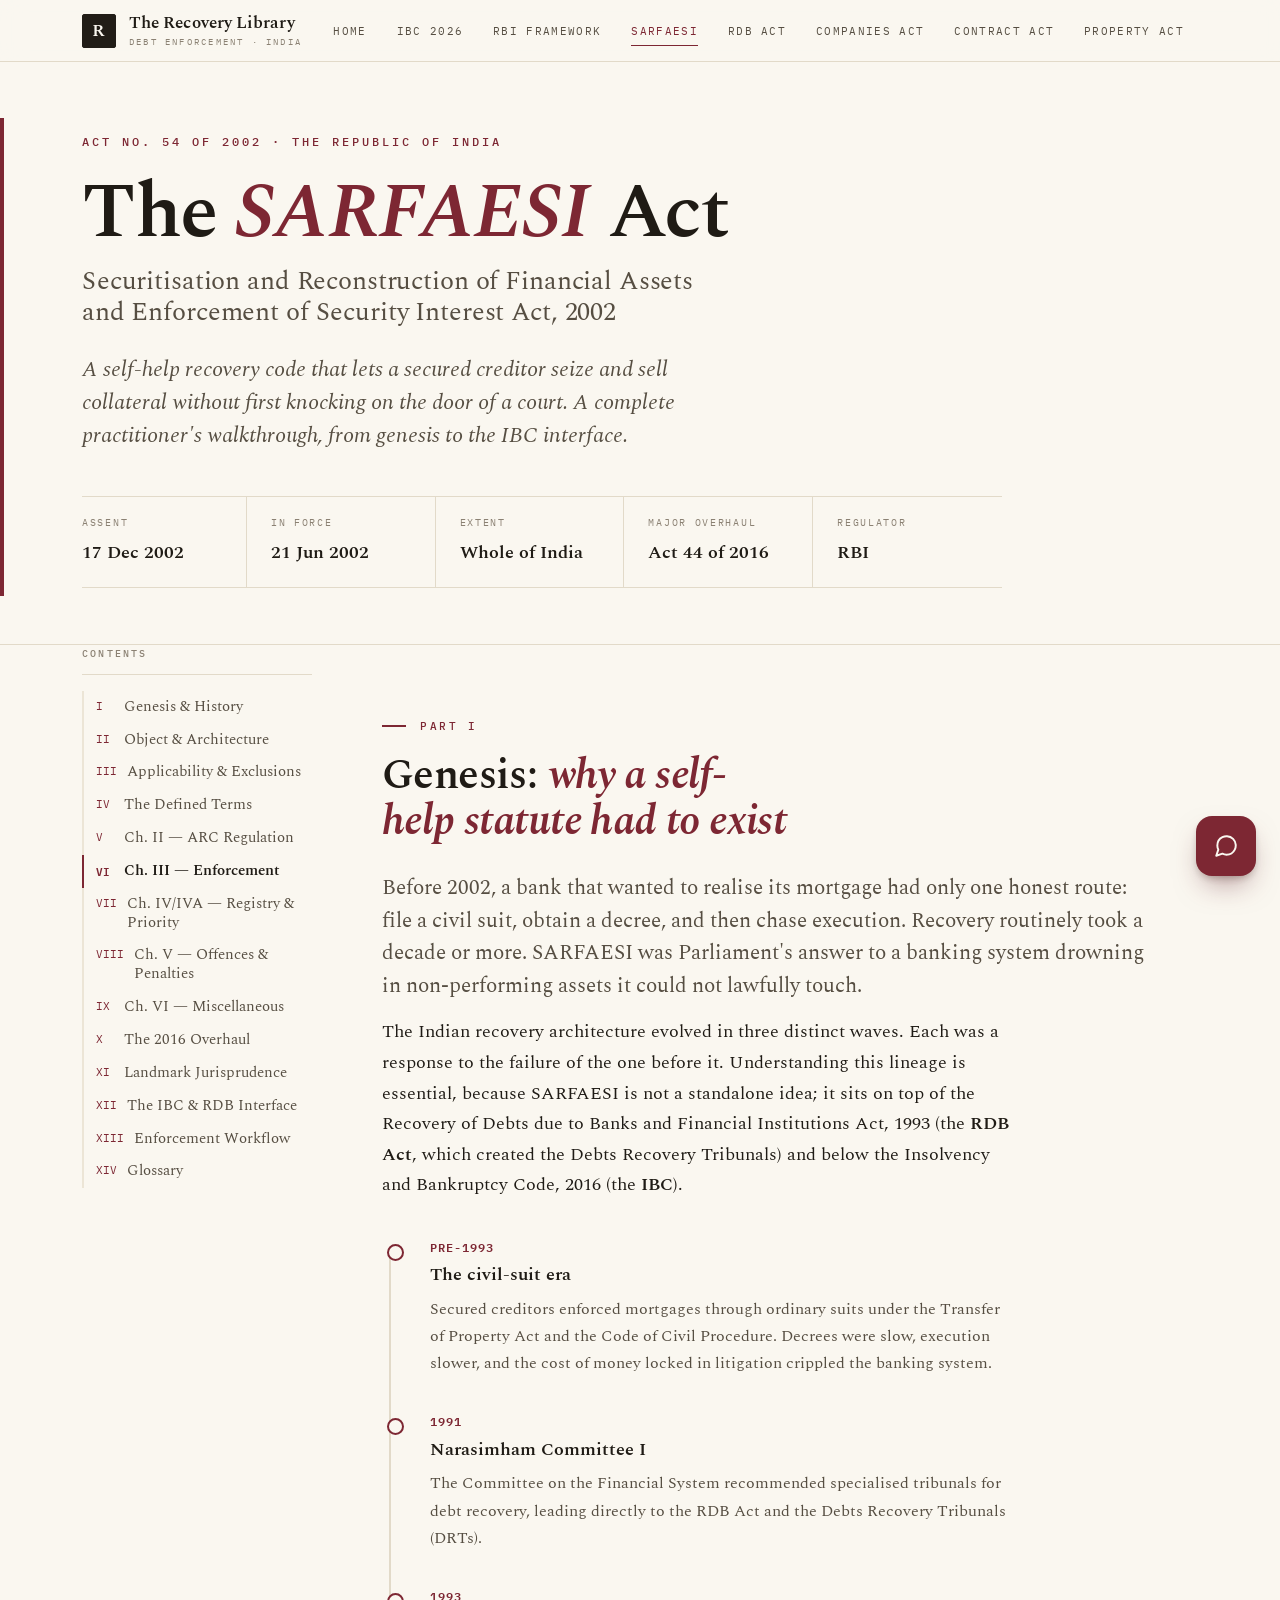
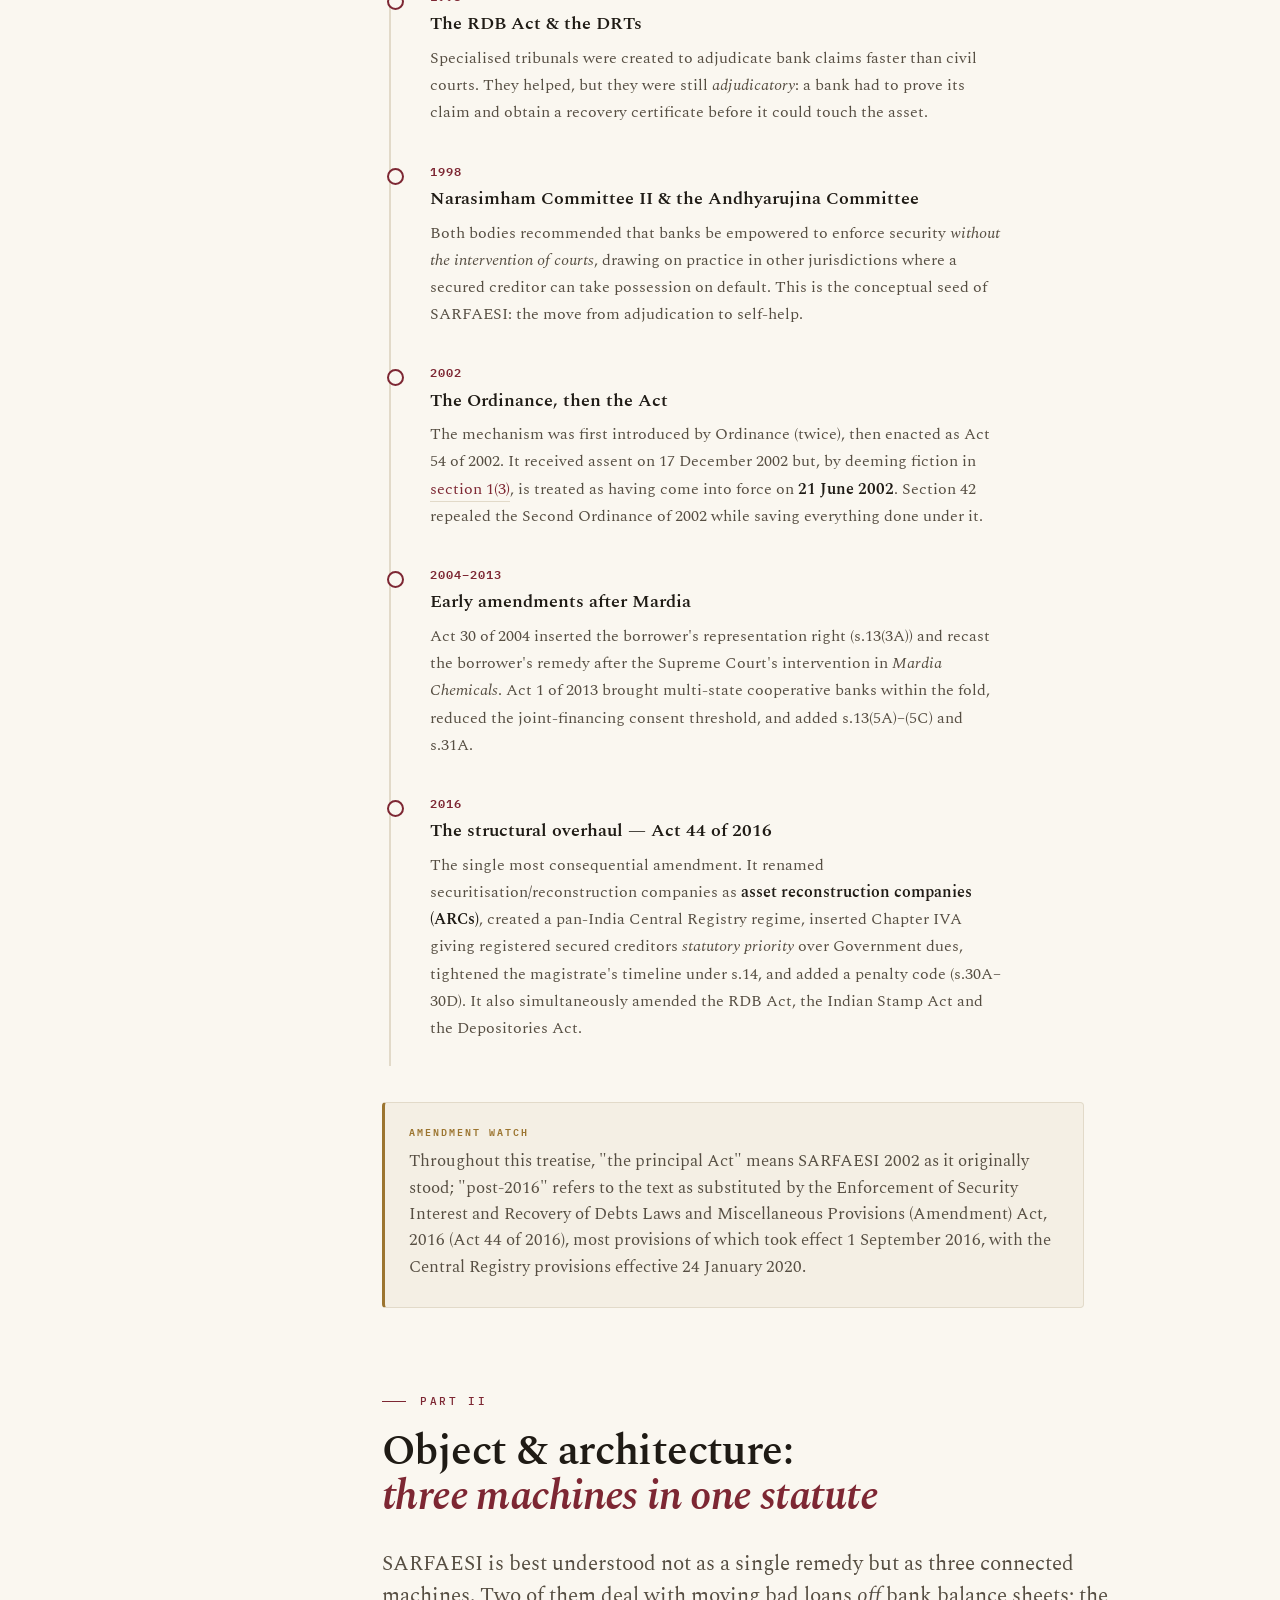
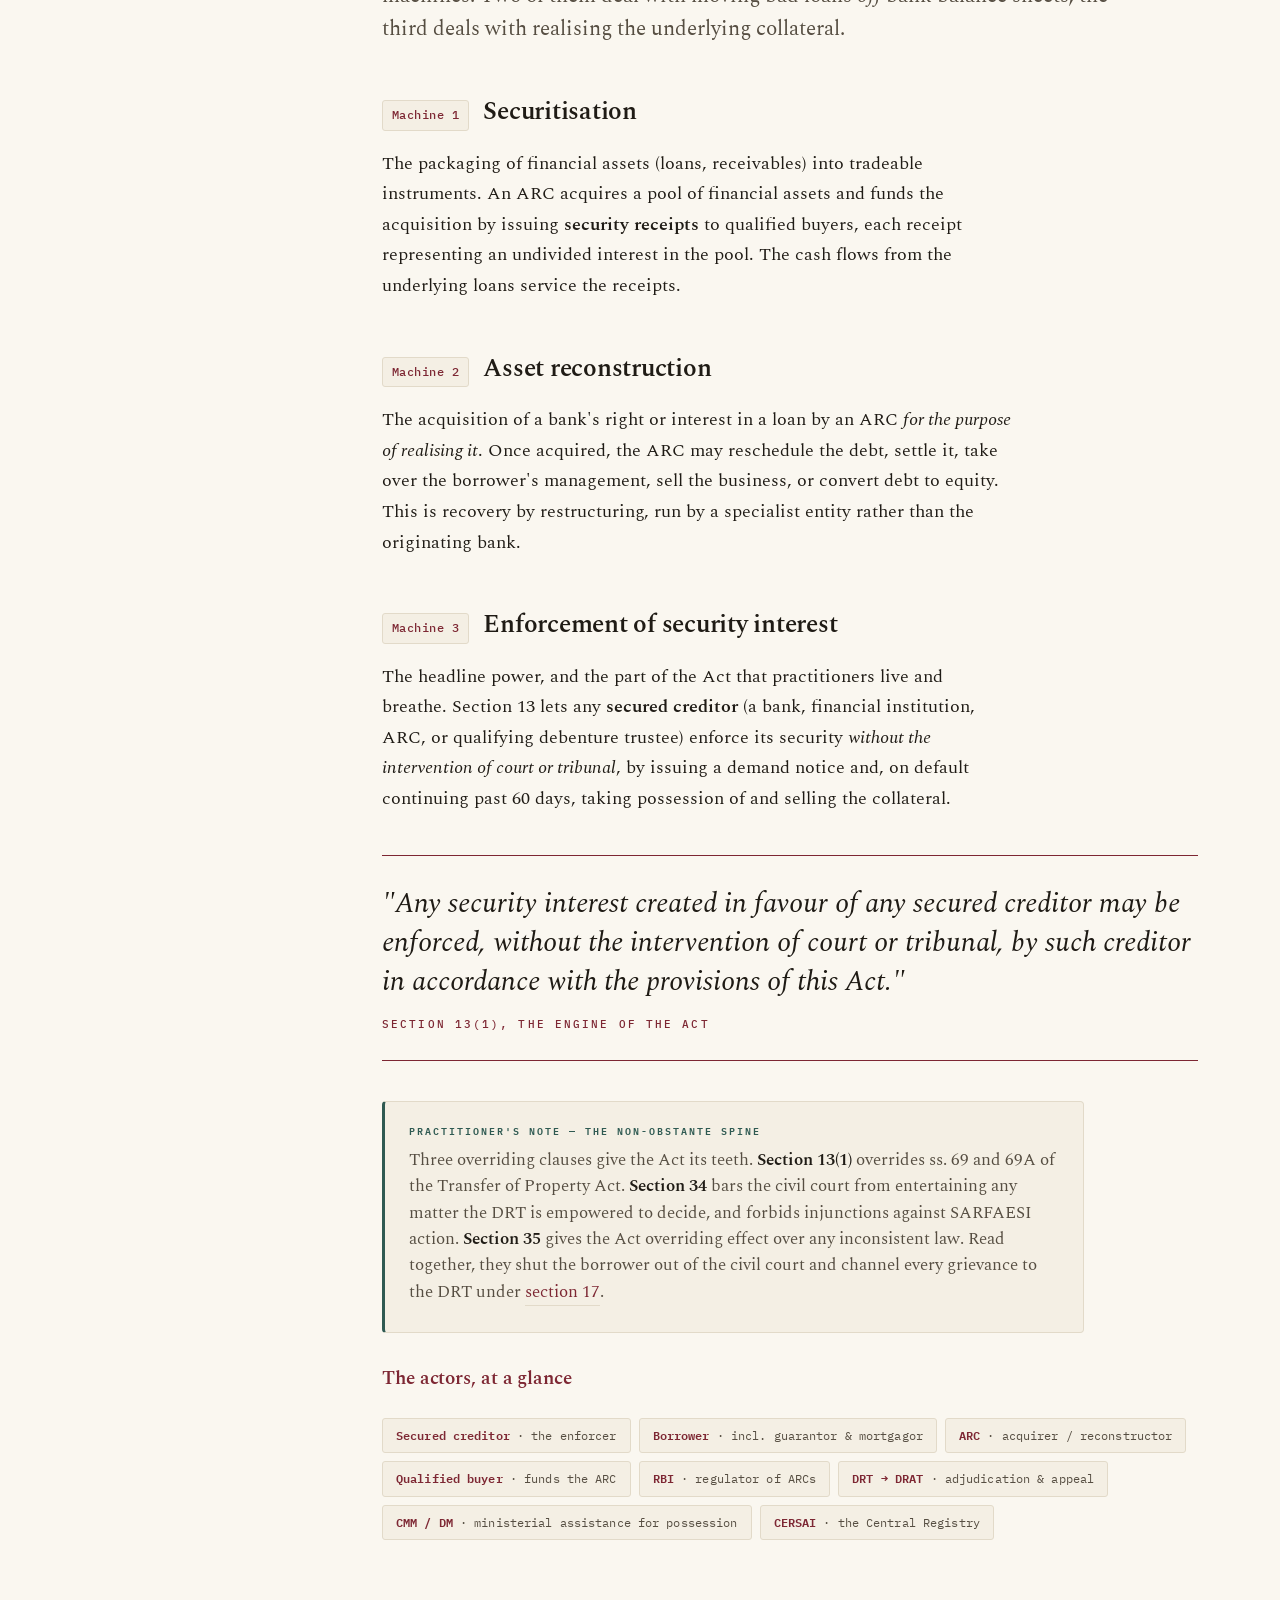
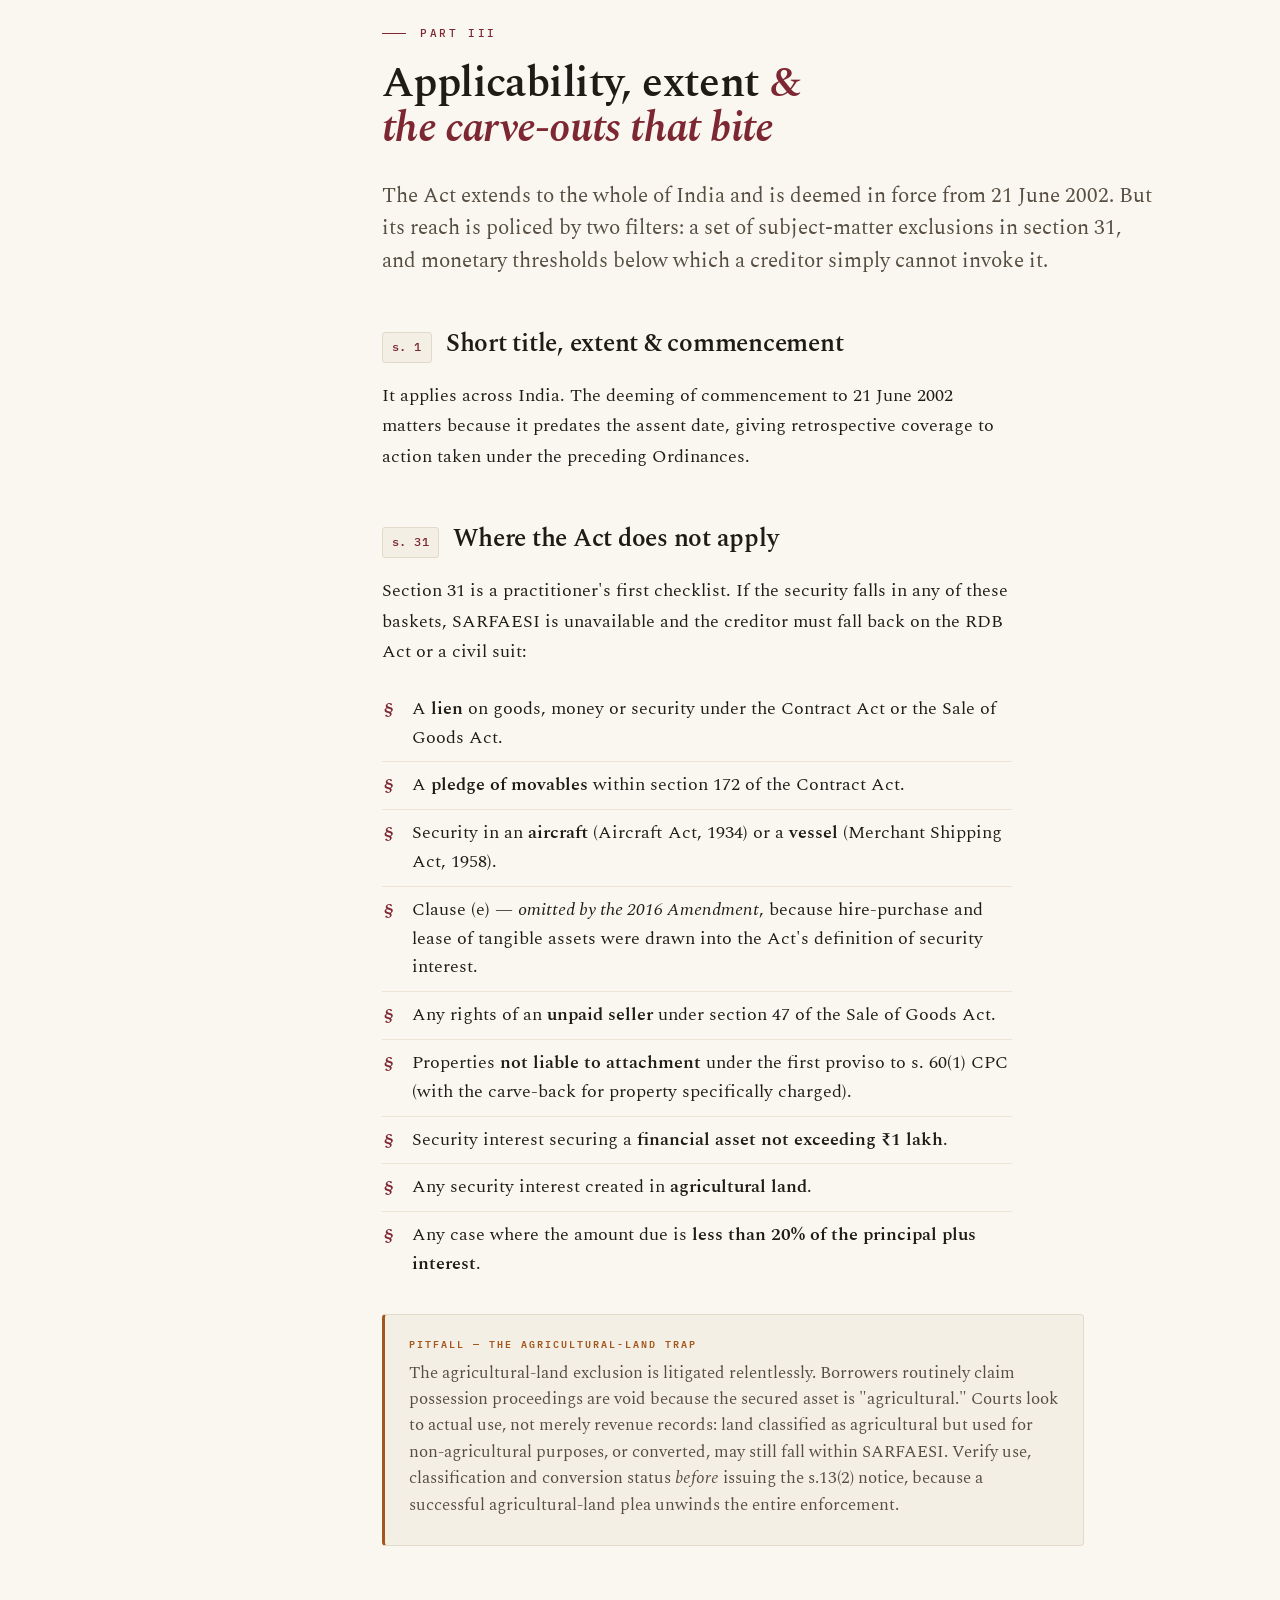
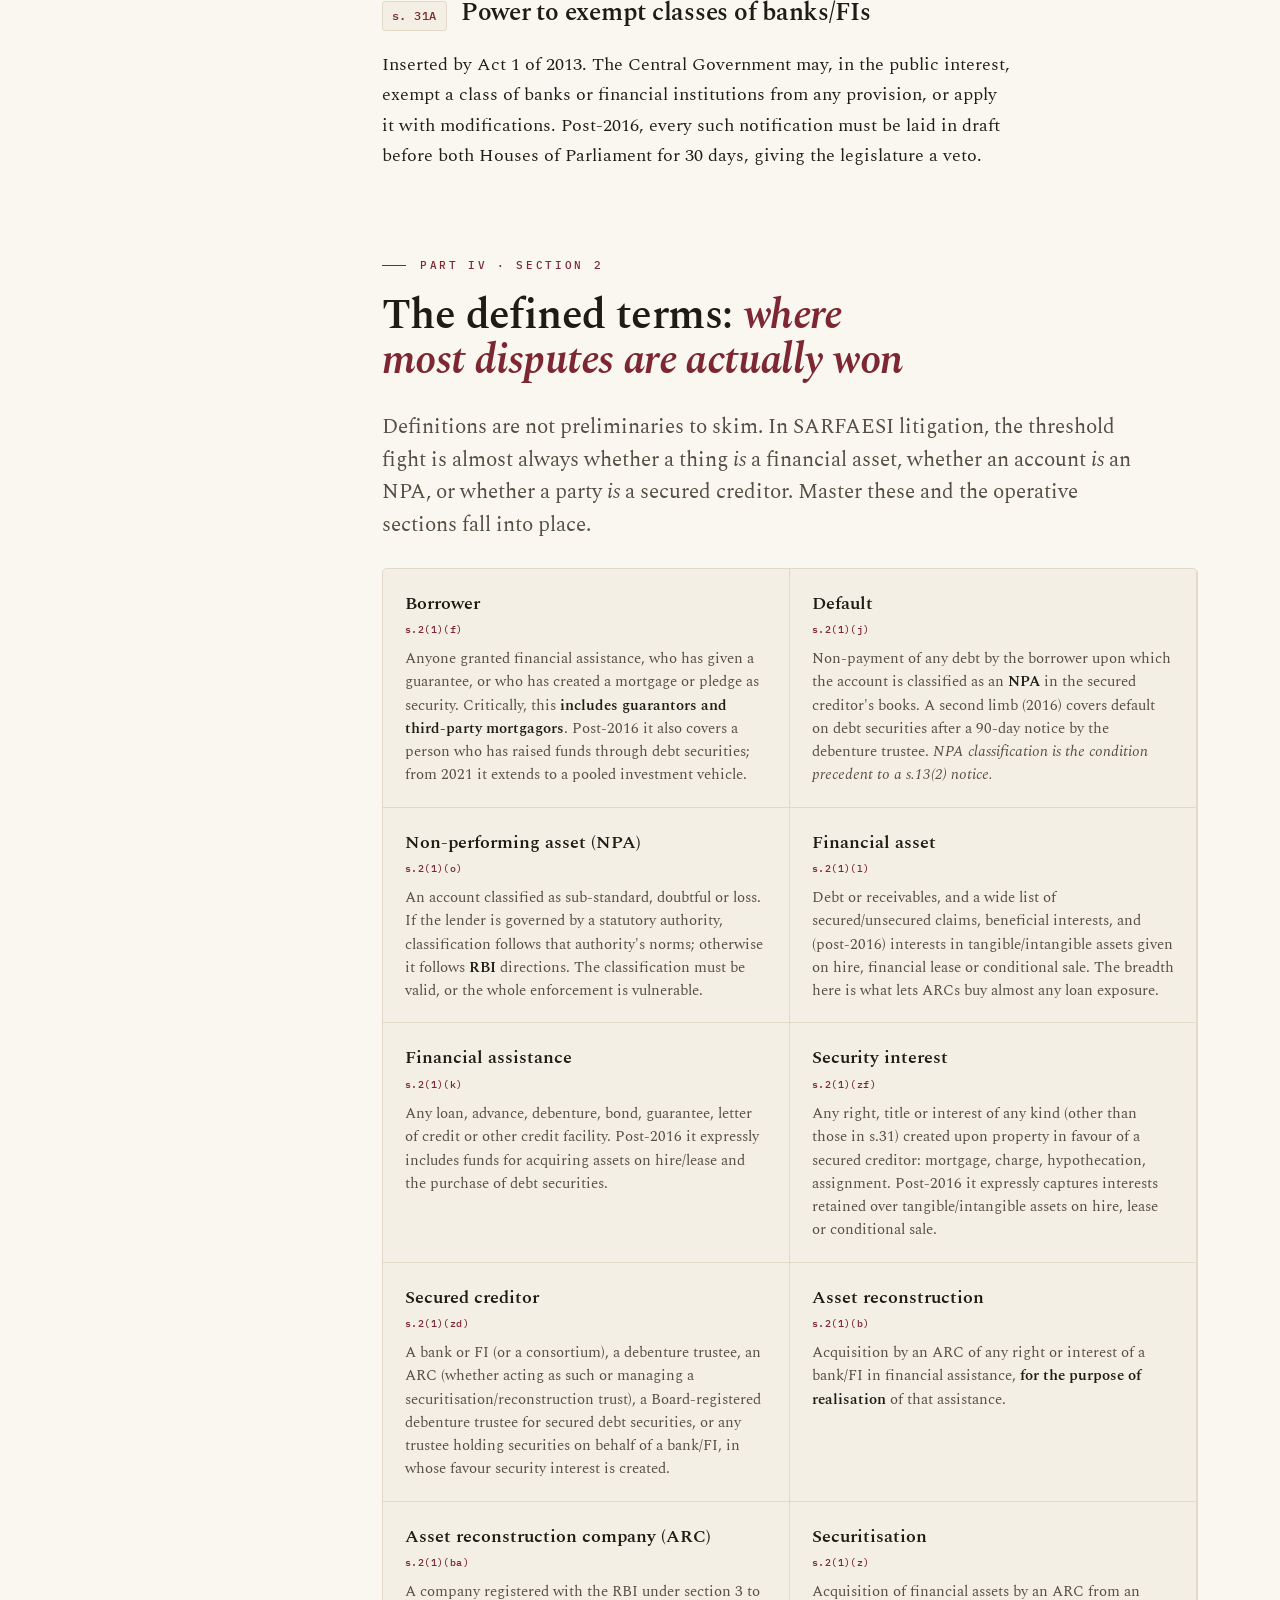
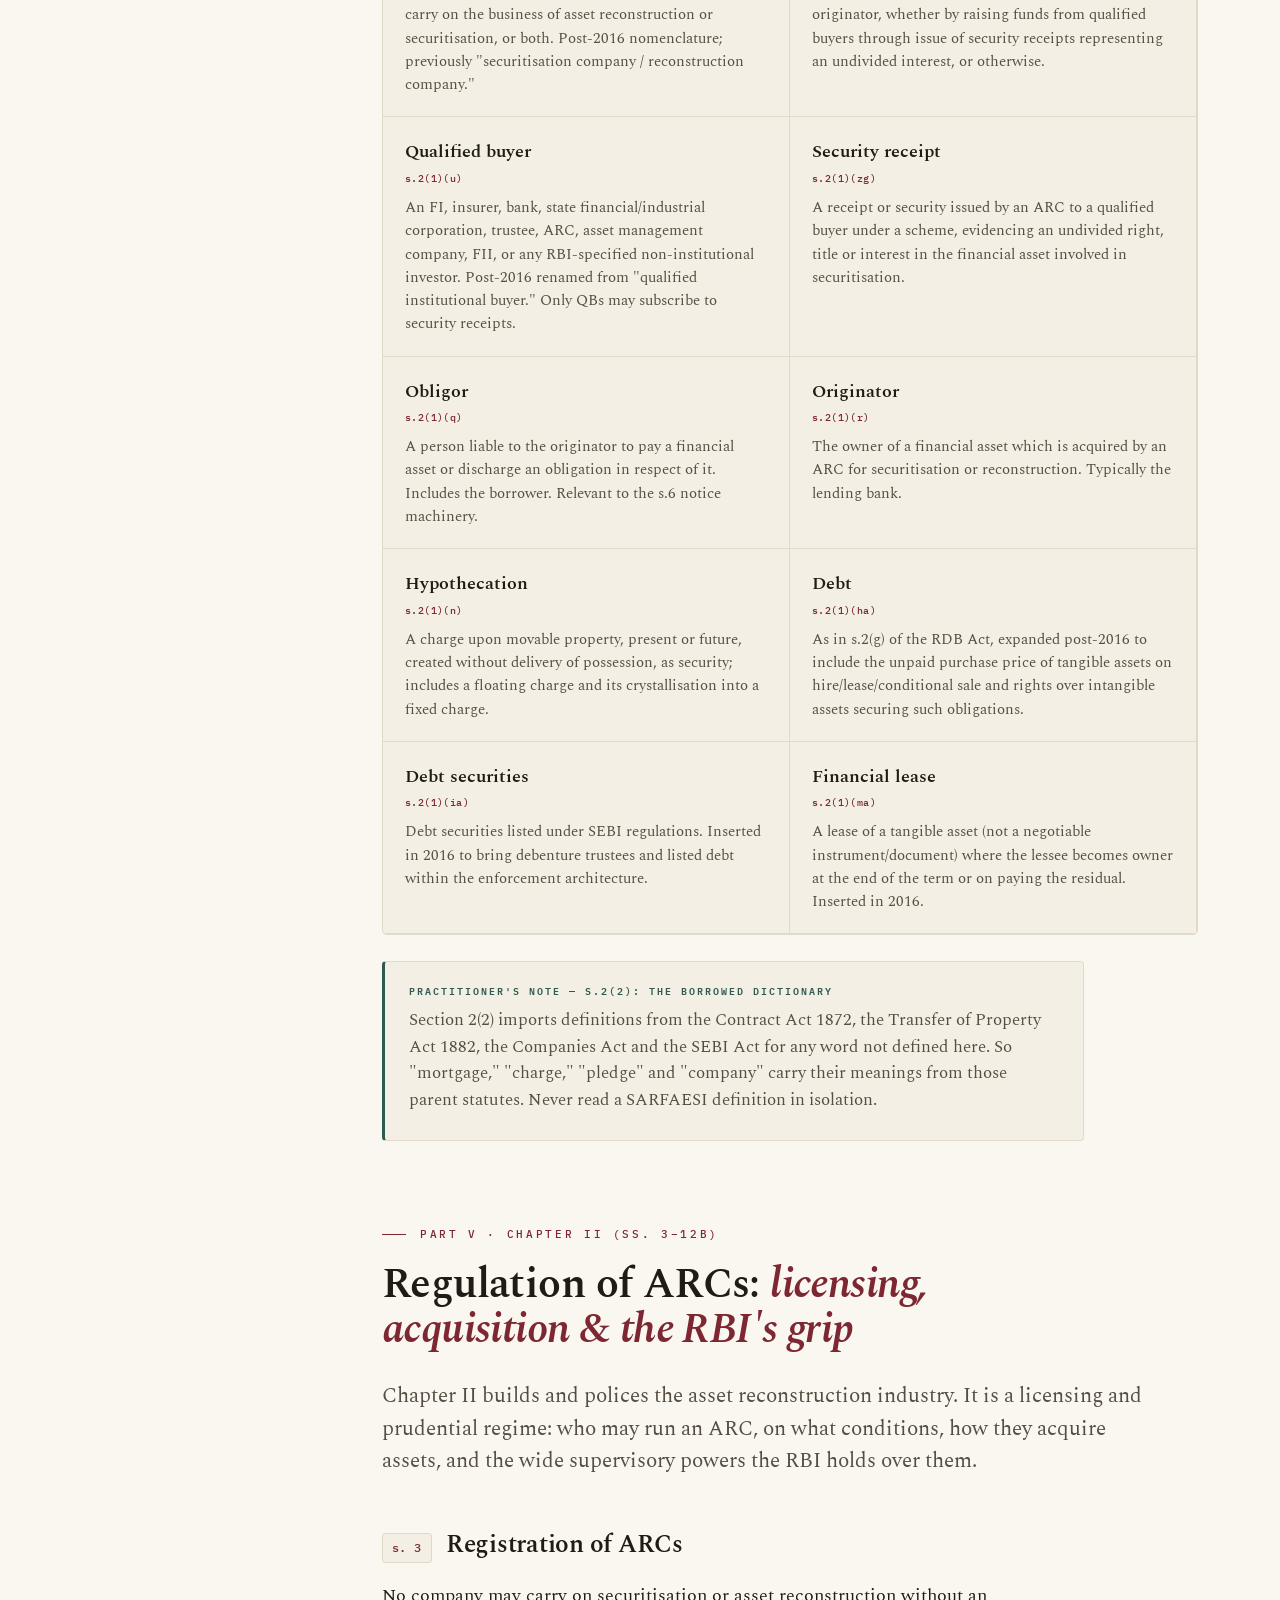
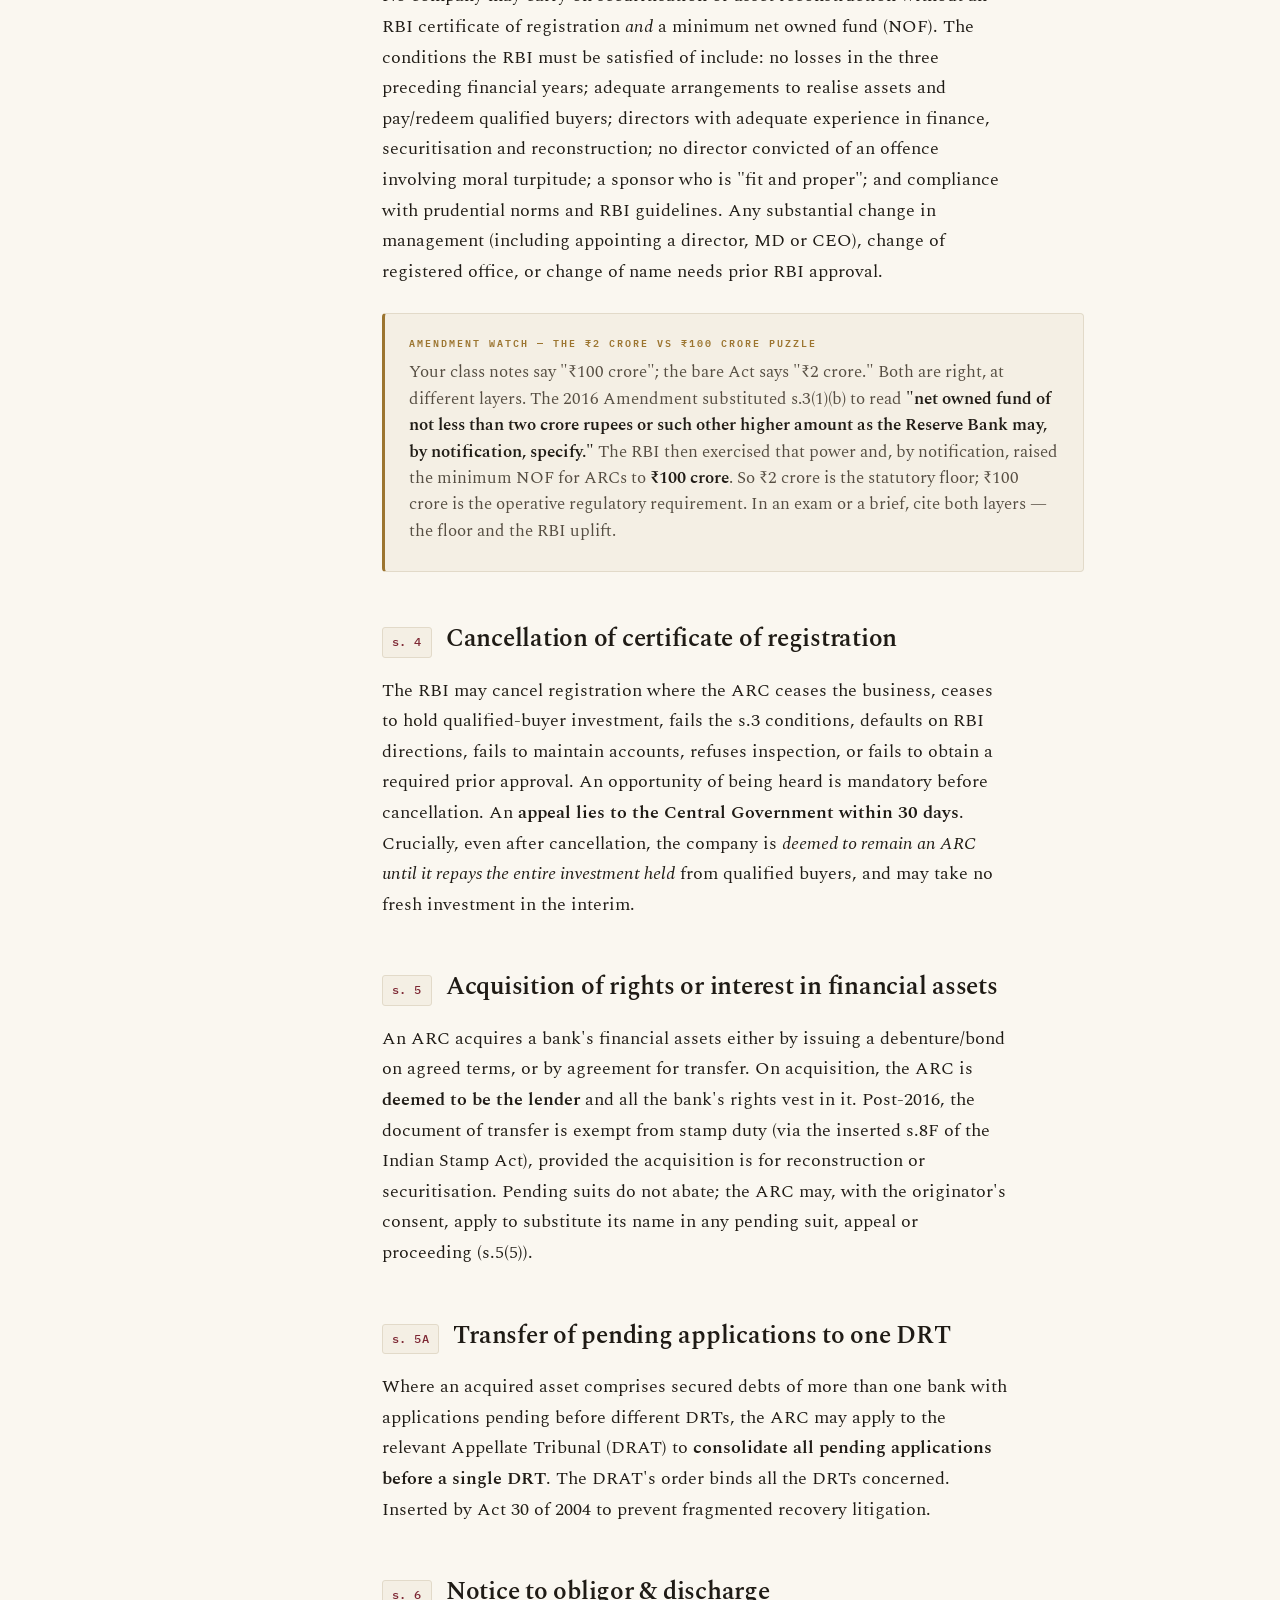
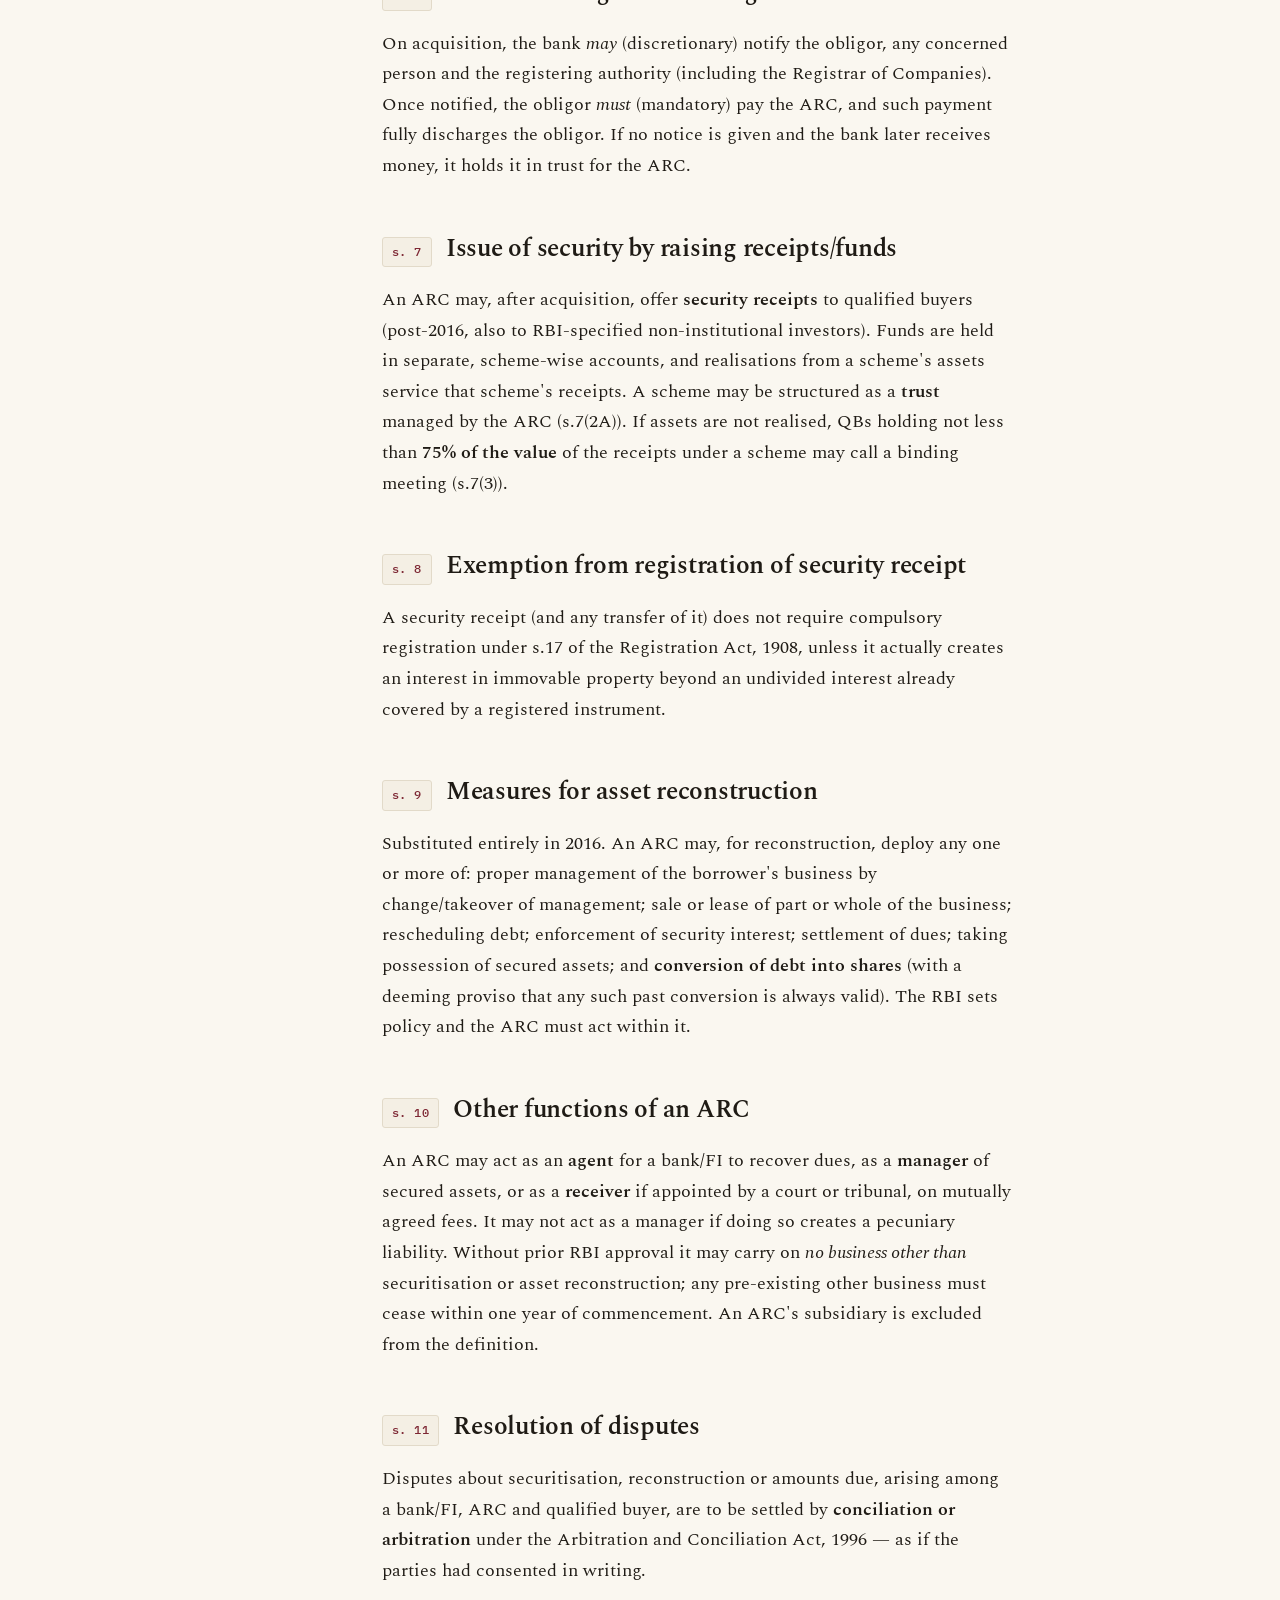
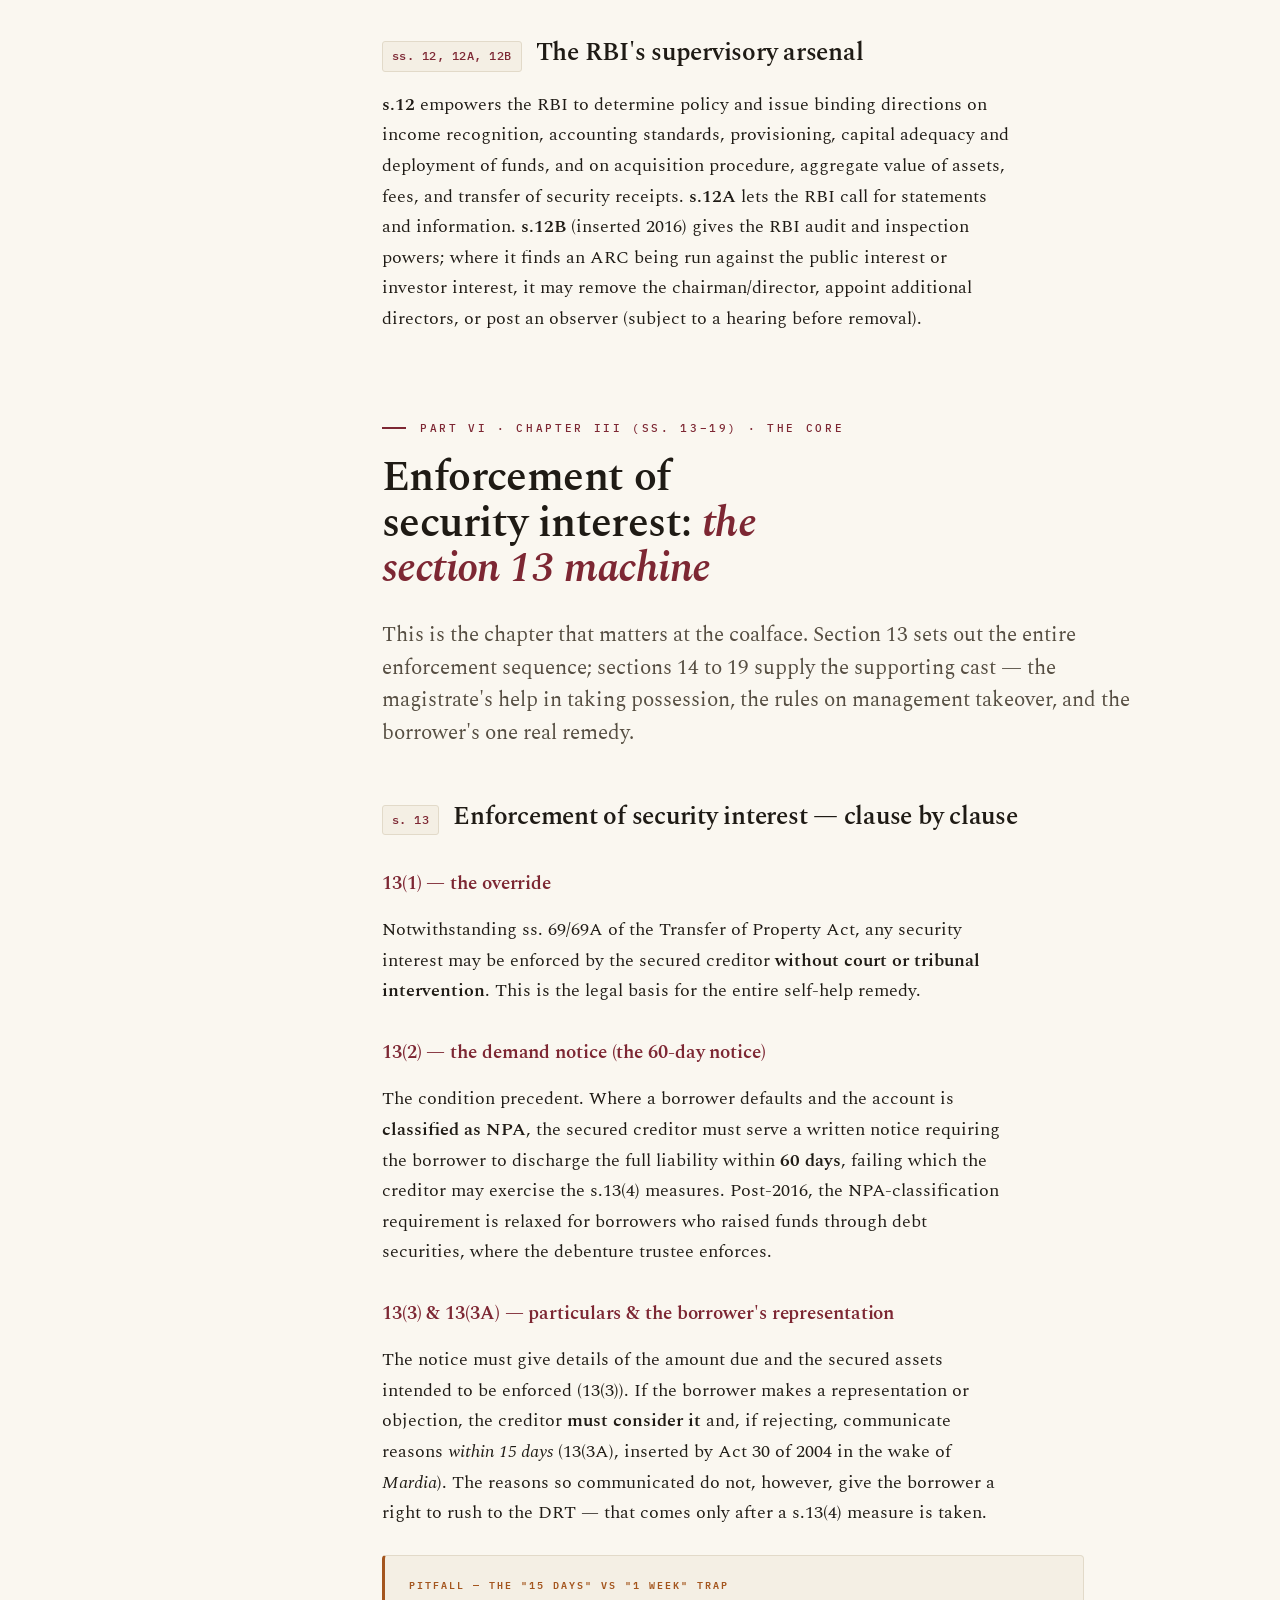
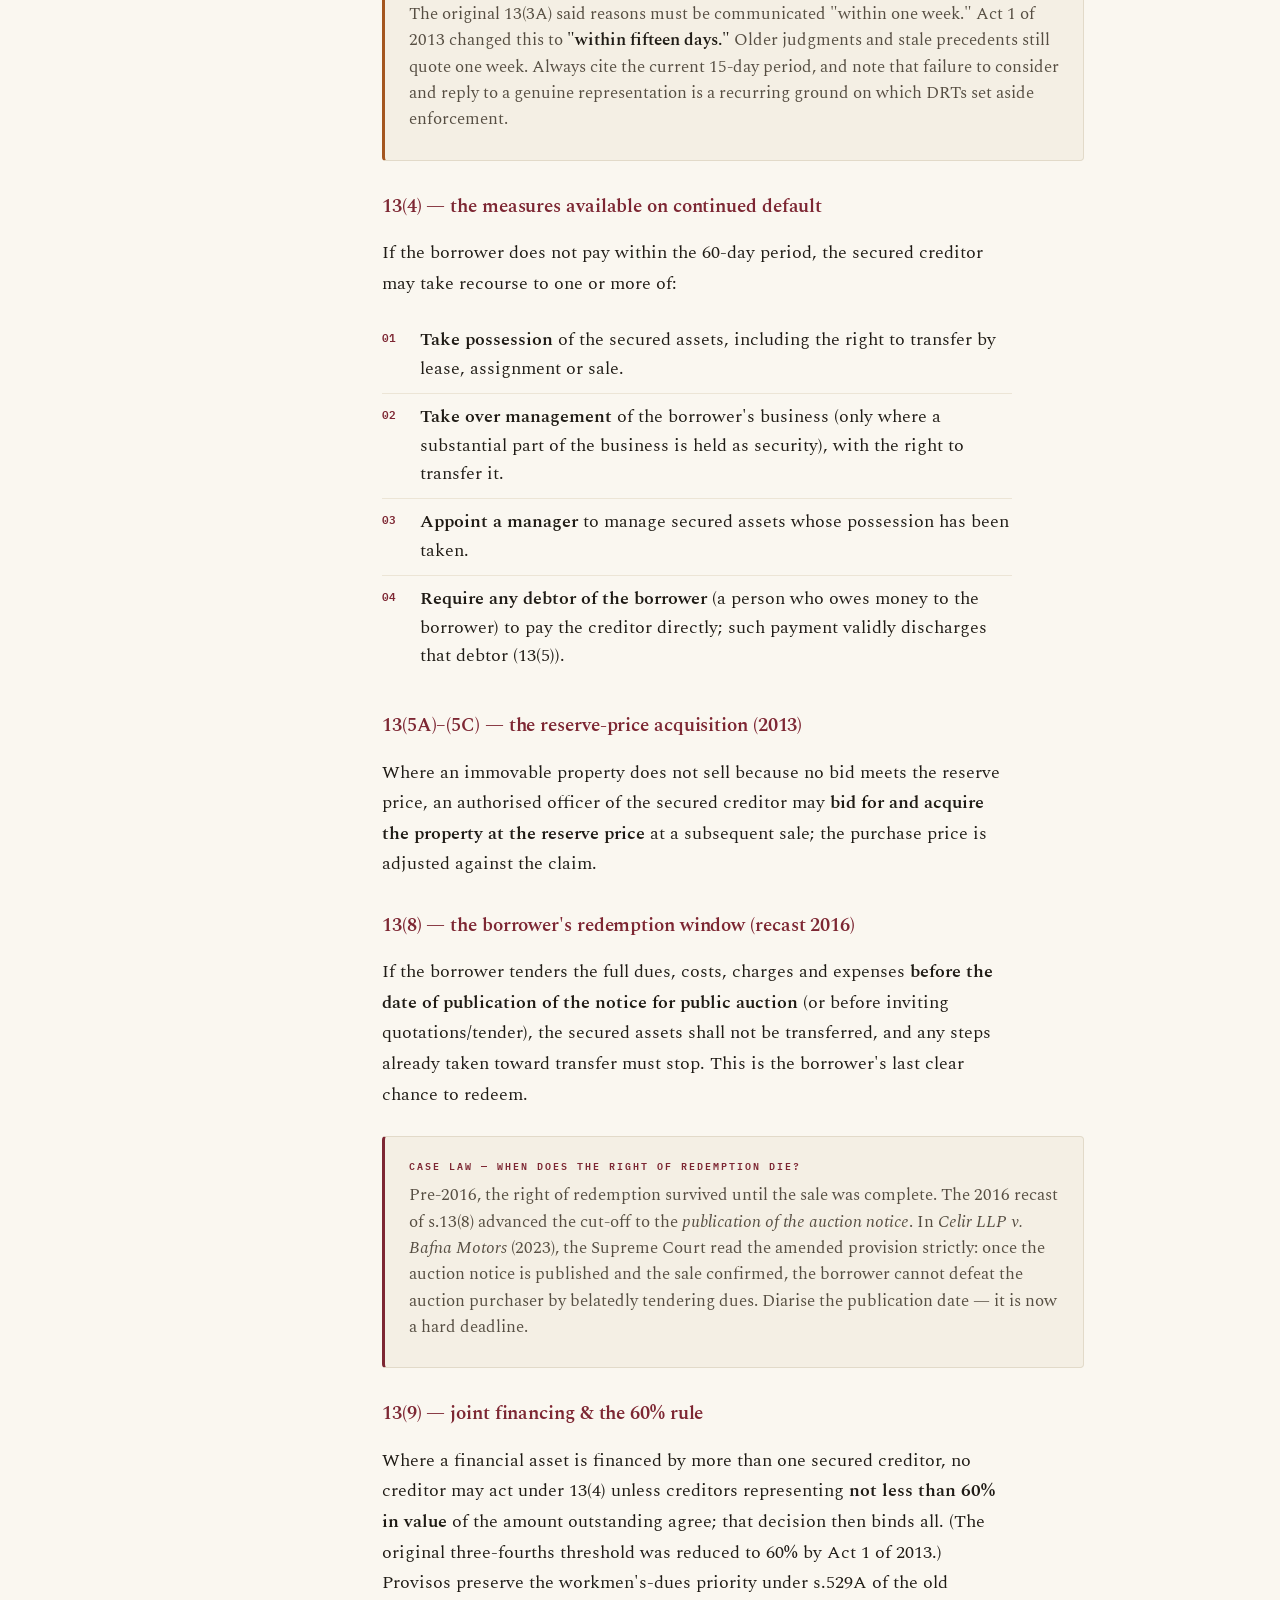
<file: sarfaesi-act.html>
<!DOCTYPE html>
<html lang="en">
<head>
<script>document.documentElement.classList.add("js");</script>
<meta charset="UTF-8">
<meta name="viewport" content="width=device-width, initial-scale=1.0">
<title>The SARFAESI Act, 2002 — A Practitioner's Treatise</title>
<link rel="preconnect" href="https://fonts.googleapis.com">
<link rel="preconnect" href="https://fonts.gstatic.com" crossorigin>
<link href="https://fonts.googleapis.com/css2?family=Spectral:ital,wght@0,300;0,400;0,500;0,600;0,700;1,400;1,500;1,600&family=IBM+Plex+Mono:wght@400;500;600&display=swap" rel="stylesheet">
<link rel="stylesheet" href="library.css">
</head>
<body data-vol="sar">
<div id="progress"></div>

<header class="masthead" id="masthead">
  <div class="shell">
    <a class="brand" href="index.html">
      <span class="seal">R</span>
      <span class="wm"><b>The Recovery Library</b><span>Debt Enforcement · India</span></span>
    </a>
    <nav class="mnav">
      <a class="home-link" href="index.html">Home</a>
      <a href="ibc-amendment-act.html">IBC 2026</a>
      <a href="rbi-prudential-framework.html">RBI Framework</a>
      <a class="current" href="sarfaesi-act.html">SARFAESI</a>
      <a href="rdb-act.html">RDB Act</a>
      <a href="companies-act.html">Companies Act</a>
      <a href="contract-act.html">Contract Act</a>
      <a href="transfer-of-property-act.html">Property Act</a>
    </nav>
  </div>
</header>

<!-- ====================== HERO ====================== -->
<header class="hero">
  <div class="shell">
    <div class="kicker">Act No. 54 of 2002 · The Republic of India</div>
    <h1>The <em>SARFAESI</em> Act</h1>
    <p class="full">Securitisation and Reconstruction of Financial Assets<br>and Enforcement of Security Interest Act, 2002</p>
    <p class="sub">A self-help recovery code that lets a secured creditor seize and sell collateral without first knocking on the door of a court. A complete practitioner's walkthrough, from genesis to the IBC interface.</p>
    <div class="meta-strip">
      <div><span class="lab">Assent</span><span class="val">17 Dec 2002</span></div>
      <div><span class="lab">In force</span><span class="val">21 Jun 2002</span></div>
      <div><span class="lab">Extent</span><span class="val">Whole of India</span></div>
      <div><span class="lab">Major overhaul</span><span class="val">Act 44 of 2016</span></div>
      <div><span class="lab">Regulator</span><span class="val">RBI</span></div>
    </div>
  </div>
</header>

<div class="shell with-aside" style="margin-top:0;">
  <!-- ============ TOC ============ -->
  <aside class="toc" id="toc">
    <h4>Contents</h4>
    <a href="#genesis"><span class="num">I</span>Genesis &amp; History</a>
    <a href="#scheme"><span class="num">II</span>Object &amp; Architecture</a>
    <a href="#applicability"><span class="num">III</span>Applicability &amp; Exclusions</a>
    <a href="#definitions"><span class="num">IV</span>The Defined Terms</a>
    <a href="#arc"><span class="num">V</span>Ch. II — ARC Regulation</a>
    <a href="#enforcement"><span class="num">VI</span>Ch. III — Enforcement</a>
    <a href="#registry"><span class="num">VII</span>Ch. IV/IVA — Registry &amp; Priority</a>
    <a href="#offences"><span class="num">VIII</span>Ch. V — Offences &amp; Penalties</a>
    <a href="#misc"><span class="num">IX</span>Ch. VI — Miscellaneous</a>
    <a href="#amend2016"><span class="num">X</span>The 2016 Overhaul</a>
    <a href="#cases"><span class="num">XI</span>Landmark Jurisprudence</a>
    <a href="#ibc"><span class="num">XII</span>The IBC &amp; RDB Interface</a>
    <a href="#workflow"><span class="num">XIII</span>Enforcement Workflow</a>
    <a href="#glossary"><span class="num">XIV</span>Glossary</a>
  </aside>

  <!-- ============ MAIN ============ -->
  <main>

  <!-- =========================================================
       PART I — GENESIS
  ========================================================== -->
  <section class="part reveal" id="genesis">
    <div class="part-head">
      <div class="eyebrow">Part I</div>
      <h2>Genesis: <span class="pin">why a self-help statute had to exist</span></h2>
    </div>
    <p class="lead">Before 2002, a bank that wanted to realise its mortgage had only one honest route: file a civil suit, obtain a decree, and then chase execution. Recovery routinely took a decade or more. SARFAESI was Parliament's answer to a banking system drowning in non-performing assets it could not lawfully touch.</p>

    <div class="body-block">
      <p>The Indian recovery architecture evolved in three distinct waves. Each was a response to the failure of the one before it. Understanding this lineage is essential, because SARFAESI is not a standalone idea; it sits on top of the Recovery of Debts due to Banks and Financial Institutions Act, 1993 (the <strong>RDB Act</strong>, which created the Debts Recovery Tribunals) and below the Insolvency and Bankruptcy Code, 2016 (the <strong>IBC</strong>).</p>
    </div>

    <div class="timeline">
      <div class="tl-item">
        <div class="yr">PRE-1993</div>
        <div class="tl-t">The civil-suit era</div>
        <p>Secured creditors enforced mortgages through ordinary suits under the Transfer of Property Act and the Code of Civil Procedure. Decrees were slow, execution slower, and the cost of money locked in litigation crippled the banking system.</p>
      </div>
      <div class="tl-item">
        <div class="yr">1991</div>
        <div class="tl-t">Narasimham Committee I</div>
        <p>The Committee on the Financial System recommended specialised tribunals for debt recovery, leading directly to the RDB Act and the Debts Recovery Tribunals (DRTs).</p>
      </div>
      <div class="tl-item">
        <div class="yr">1993</div>
        <div class="tl-t">The RDB Act &amp; the DRTs</div>
        <p>Specialised tribunals were created to adjudicate bank claims faster than civil courts. They helped, but they were still <em>adjudicatory</em>: a bank had to prove its claim and obtain a recovery certificate before it could touch the asset.</p>
      </div>
      <div class="tl-item">
        <div class="yr">1998</div>
        <div class="tl-t">Narasimham Committee II &amp; the Andhyarujina Committee</div>
        <p>Both bodies recommended that banks be empowered to enforce security <em>without the intervention of courts</em>, drawing on practice in other jurisdictions where a secured creditor can take possession on default. This is the conceptual seed of SARFAESI: the move from adjudication to self-help.</p>
      </div>
      <div class="tl-item">
        <div class="yr">2002</div>
        <div class="tl-t">The Ordinance, then the Act</div>
        <p>The mechanism was first introduced by Ordinance (twice), then enacted as Act 54 of 2002. It received assent on 17 December 2002 but, by deeming fiction in <a class="ref" href="#applicability">section 1(3)</a>, is treated as having come into force on <strong>21 June 2002</strong>. Section 42 repealed the Second Ordinance of 2002 while saving everything done under it.</p>
      </div>
      <div class="tl-item">
        <div class="yr">2004–2013</div>
        <div class="tl-t">Early amendments after Mardia</div>
        <p>Act 30 of 2004 inserted the borrower's representation right (s.13(3A)) and recast the borrower's remedy after the Supreme Court's intervention in <em>Mardia Chemicals</em>. Act 1 of 2013 brought multi-state cooperative banks within the fold, reduced the joint-financing consent threshold, and added s.13(5A)–(5C) and s.31A.</p>
      </div>
      <div class="tl-item">
        <div class="yr">2016</div>
        <div class="tl-t">The structural overhaul — Act 44 of 2016</div>
        <p>The single most consequential amendment. It renamed securitisation/reconstruction companies as <strong>asset reconstruction companies (ARCs)</strong>, created a pan-India Central Registry regime, inserted Chapter IVA giving registered secured creditors <em>statutory priority</em> over Government dues, tightened the magistrate's timeline under s.14, and added a penalty code (s.30A–30D). It also simultaneously amended the RDB Act, the Indian Stamp Act and the Depositories Act.</p>
      </div>
    </div>

    <div class="callout amend">
      <span class="tag">Amendment watch</span>
      <p>Throughout this treatise, "the principal Act" means SARFAESI 2002 as it originally stood; "post-2016" refers to the text as substituted by the Enforcement of Security Interest and Recovery of Debts Laws and Miscellaneous Provisions (Amendment) Act, 2016 (Act 44 of 2016), most provisions of which took effect 1 September 2016, with the Central Registry provisions effective 24 January 2020.</p>
    </div>
  </section>

  <!-- =========================================================
       PART II — SCHEME
  ========================================================== -->
  <section class="part reveal" id="scheme">
    <div class="part-head">
      <div class="eyebrow">Part II</div>
      <h2>Object &amp; architecture: <span class="pin">three machines in one statute</span></h2>
    </div>
    <p class="lead">SARFAESI is best understood not as a single remedy but as three connected machines. Two of them deal with moving bad loans <em>off</em> bank balance sheets; the third deals with realising the underlying collateral.</p>

    <h3><span class="s">Machine 1</span> Securitisation</h3>
    <p>The packaging of financial assets (loans, receivables) into tradeable instruments. An ARC acquires a pool of financial assets and funds the acquisition by issuing <strong>security receipts</strong> to qualified buyers, each receipt representing an undivided interest in the pool. The cash flows from the underlying loans service the receipts.</p>

    <h3><span class="s">Machine 2</span> Asset reconstruction</h3>
    <p>The acquisition of a bank's right or interest in a loan by an ARC <em>for the purpose of realising it</em>. Once acquired, the ARC may reschedule the debt, settle it, take over the borrower's management, sell the business, or convert debt to equity. This is recovery by restructuring, run by a specialist entity rather than the originating bank.</p>

    <h3><span class="s">Machine 3</span> Enforcement of security interest</h3>
    <p>The headline power, and the part of the Act that practitioners live and breathe. Section 13 lets any <strong>secured creditor</strong> (a bank, financial institution, ARC, or qualifying debenture trustee) enforce its security <em>without the intervention of court or tribunal</em>, by issuing a demand notice and, on default continuing past 60 days, taking possession of and selling the collateral.</p>

    <div class="pull">
      "Any security interest created in favour of any secured creditor may be enforced, without the intervention of court or tribunal, by such creditor in accordance with the provisions of this Act."
      <span>Section 13(1), the engine of the Act</span>
    </div>

    <div class="callout prac">
      <span class="tag">Practitioner's note — the non-obstante spine</span>
      <p>Three overriding clauses give the Act its teeth. <strong>Section 13(1)</strong> overrides ss. 69 and 69A of the Transfer of Property Act. <strong>Section 34</strong> bars the civil court from entertaining any matter the DRT is empowered to decide, and forbids injunctions against SARFAESI action. <strong>Section 35</strong> gives the Act overriding effect over any inconsistent law. Read together, they shut the borrower out of the civil court and channel every grievance to the DRT under <a class="ref" href="#enforcement">section 17</a>.</p>
    </div>

    <h4>The actors, at a glance</h4>
    <div class="chips">
      <span class="chip"><b>Secured creditor</b> · the enforcer</span>
      <span class="chip"><b>Borrower</b> · incl. guarantor &amp; mortgagor</span>
      <span class="chip"><b>ARC</b> · acquirer / reconstructor</span>
      <span class="chip"><b>Qualified buyer</b> · funds the ARC</span>
      <span class="chip"><b>RBI</b> · regulator of ARCs</span>
      <span class="chip"><b>DRT → DRAT</b> · adjudication &amp; appeal</span>
      <span class="chip"><b>CMM / DM</b> · ministerial assistance for possession</span>
      <span class="chip"><b>CERSAI</b> · the Central Registry</span>
    </div>
  </section>

  <!-- =========================================================
       PART III — APPLICABILITY
  ========================================================== -->
  <section class="part reveal" id="applicability">
    <div class="part-head">
      <div class="eyebrow">Part III</div>
      <h2>Applicability, extent <span class="pin">&amp; the carve-outs that bite</span></h2>
    </div>
    <p class="lead">The Act extends to the whole of India and is deemed in force from 21 June 2002. But its reach is policed by two filters: a set of subject-matter exclusions in section 31, and monetary thresholds below which a creditor simply cannot invoke it.</p>

    <h3><span class="s">s. 1</span> Short title, extent &amp; commencement</h3>
    <p>It applies across India. The deeming of commencement to 21 June 2002 matters because it predates the assent date, giving retrospective coverage to action taken under the preceding Ordinances.</p>

    <h3><span class="s">s. 31</span> Where the Act does not apply</h3>
    <p>Section 31 is a practitioner's first checklist. If the security falls in any of these baskets, SARFAESI is unavailable and the creditor must fall back on the RDB Act or a civil suit:</p>
    <ul class="clean">
      <li>A <strong>lien</strong> on goods, money or security under the Contract Act or the Sale of Goods Act.</li>
      <li>A <strong>pledge of movables</strong> within section 172 of the Contract Act.</li>
      <li>Security in an <strong>aircraft</strong> (Aircraft Act, 1934) or a <strong>vessel</strong> (Merchant Shipping Act, 1958).</li>
      <li>Clause (e) — <em>omitted by the 2016 Amendment</em>, because hire-purchase and lease of tangible assets were drawn into the Act's definition of security interest.</li>
      <li>Any rights of an <strong>unpaid seller</strong> under section 47 of the Sale of Goods Act.</li>
      <li>Properties <strong>not liable to attachment</strong> under the first proviso to s. 60(1) CPC (with the carve-back for property specifically charged).</li>
      <li>Security interest securing a <strong>financial asset not exceeding ₹1 lakh</strong>.</li>
      <li>Any security interest created in <strong>agricultural land</strong>.</li>
      <li>Any case where the amount due is <strong>less than 20% of the principal plus interest</strong>.</li>
    </ul>

    <div class="callout pitfall">
      <span class="tag">Pitfall — the agricultural-land trap</span>
      <p>The agricultural-land exclusion is litigated relentlessly. Borrowers routinely claim possession proceedings are void because the secured asset is "agricultural." Courts look to actual use, not merely revenue records: land classified as agricultural but used for non-agricultural purposes, or converted, may still fall within SARFAESI. Verify use, classification and conversion status <em>before</em> issuing the s.13(2) notice, because a successful agricultural-land plea unwinds the entire enforcement.</p>
    </div>

    <h3><span class="s">s. 31A</span> Power to exempt classes of banks/FIs</h3>
    <p>Inserted by Act 1 of 2013. The Central Government may, in the public interest, exempt a class of banks or financial institutions from any provision, or apply it with modifications. Post-2016, every such notification must be laid in draft before both Houses of Parliament for 30 days, giving the legislature a veto.</p>
  </section>

  <!-- =========================================================
       PART IV — DEFINITIONS
  ========================================================== -->
  <section class="part reveal" id="definitions">
    <div class="part-head">
      <div class="eyebrow">Part IV · Section 2</div>
      <h2>The defined terms: <span class="pin">where most disputes are actually won</span></h2>
    </div>
    <p class="lead">Definitions are not preliminaries to skim. In SARFAESI litigation, the threshold fight is almost always whether a thing <em>is</em> a financial asset, whether an account <em>is</em> an NPA, or whether a party <em>is</em> a secured creditor. Master these and the operative sections fall into place.</p>

    <div class="defgrid">
      <div class="defcard"><div class="term">Borrower</div><div class="sec">s.2(1)(f)</div><p>Anyone granted financial assistance, who has given a guarantee, or who has created a mortgage or pledge as security. Critically, this <strong>includes guarantors and third-party mortgagors</strong>. Post-2016 it also covers a person who has raised funds through debt securities; from 2021 it extends to a pooled investment vehicle.</p></div>

      <div class="defcard"><div class="term">Default</div><div class="sec">s.2(1)(j)</div><p>Non-payment of any debt by the borrower upon which the account is classified as an <strong>NPA</strong> in the secured creditor's books. A second limb (2016) covers default on debt securities after a 90-day notice by the debenture trustee. <em>NPA classification is the condition precedent to a s.13(2) notice.</em></p></div>

      <div class="defcard"><div class="term">Non-performing asset (NPA)</div><div class="sec">s.2(1)(o)</div><p>An account classified as sub-standard, doubtful or loss. If the lender is governed by a statutory authority, classification follows that authority's norms; otherwise it follows <strong>RBI</strong> directions. The classification must be valid, or the whole enforcement is vulnerable.</p></div>

      <div class="defcard"><div class="term">Financial asset</div><div class="sec">s.2(1)(l)</div><p>Debt or receivables, and a wide list of secured/unsecured claims, beneficial interests, and (post-2016) interests in tangible/intangible assets given on hire, financial lease or conditional sale. The breadth here is what lets ARCs buy almost any loan exposure.</p></div>

      <div class="defcard"><div class="term">Financial assistance</div><div class="sec">s.2(1)(k)</div><p>Any loan, advance, debenture, bond, guarantee, letter of credit or other credit facility. Post-2016 it expressly includes funds for acquiring assets on hire/lease and the purchase of debt securities.</p></div>

      <div class="defcard"><div class="term">Security interest</div><div class="sec">s.2(1)(zf)</div><p>Any right, title or interest of any kind (other than those in s.31) created upon property in favour of a secured creditor: mortgage, charge, hypothecation, assignment. Post-2016 it expressly captures interests retained over tangible/intangible assets on hire, lease or conditional sale.</p></div>

      <div class="defcard"><div class="term">Secured creditor</div><div class="sec">s.2(1)(zd)</div><p>A bank or FI (or a consortium), a debenture trustee, an ARC (whether acting as such or managing a securitisation/reconstruction trust), a Board-registered debenture trustee for secured debt securities, or any trustee holding securities on behalf of a bank/FI, in whose favour security interest is created.</p></div>

      <div class="defcard"><div class="term">Asset reconstruction</div><div class="sec">s.2(1)(b)</div><p>Acquisition by an ARC of any right or interest of a bank/FI in financial assistance, <strong>for the purpose of realisation</strong> of that assistance.</p></div>

      <div class="defcard"><div class="term">Asset reconstruction company (ARC)</div><div class="sec">s.2(1)(ba)</div><p>A company registered with the RBI under section 3 to carry on the business of asset reconstruction or securitisation, or both. Post-2016 nomenclature; previously "securitisation company / reconstruction company."</p></div>

      <div class="defcard"><div class="term">Securitisation</div><div class="sec">s.2(1)(z)</div><p>Acquisition of financial assets by an ARC from an originator, whether by raising funds from qualified buyers through issue of security receipts representing an undivided interest, or otherwise.</p></div>

      <div class="defcard"><div class="term">Qualified buyer</div><div class="sec">s.2(1)(u)</div><p>An FI, insurer, bank, state financial/industrial corporation, trustee, ARC, asset management company, FII, or any RBI-specified non-institutional investor. Post-2016 renamed from "qualified institutional buyer." Only QBs may subscribe to security receipts.</p></div>

      <div class="defcard"><div class="term">Security receipt</div><div class="sec">s.2(1)(zg)</div><p>A receipt or security issued by an ARC to a qualified buyer under a scheme, evidencing an undivided right, title or interest in the financial asset involved in securitisation.</p></div>

      <div class="defcard"><div class="term">Obligor</div><div class="sec">s.2(1)(q)</div><p>A person liable to the originator to pay a financial asset or discharge an obligation in respect of it. Includes the borrower. Relevant to the s.6 notice machinery.</p></div>

      <div class="defcard"><div class="term">Originator</div><div class="sec">s.2(1)(r)</div><p>The owner of a financial asset which is acquired by an ARC for securitisation or reconstruction. Typically the lending bank.</p></div>

      <div class="defcard"><div class="term">Hypothecation</div><div class="sec">s.2(1)(n)</div><p>A charge upon movable property, present or future, created without delivery of possession, as security; includes a floating charge and its crystallisation into a fixed charge.</p></div>

      <div class="defcard"><div class="term">Debt</div><div class="sec">s.2(1)(ha)</div><p>As in s.2(g) of the RDB Act, expanded post-2016 to include the unpaid purchase price of tangible assets on hire/lease/conditional sale and rights over intangible assets securing such obligations.</p></div>

      <div class="defcard"><div class="term">Debt securities</div><div class="sec">s.2(1)(ia)</div><p>Debt securities listed under SEBI regulations. Inserted in 2016 to bring debenture trustees and listed debt within the enforcement architecture.</p></div>

      <div class="defcard"><div class="term">Financial lease</div><div class="sec">s.2(1)(ma)</div><p>A lease of a tangible asset (not a negotiable instrument/document) where the lessee becomes owner at the end of the term or on paying the residual. Inserted in 2016.</p></div>
    </div>

    <div class="callout prac">
      <span class="tag">Practitioner's note — s.2(2): the borrowed dictionary</span>
      <p>Section 2(2) imports definitions from the Contract Act 1872, the Transfer of Property Act 1882, the Companies Act and the SEBI Act for any word not defined here. So "mortgage," "charge," "pledge" and "company" carry their meanings from those parent statutes. Never read a SARFAESI definition in isolation.</p>
    </div>
  </section>

  <!-- =========================================================
       PART V — CHAPTER II
  ========================================================== -->
  <section class="part reveal" id="arc">
    <div class="part-head">
      <div class="eyebrow">Part V · Chapter II (ss. 3–12B)</div>
      <h2>Regulation of ARCs: <span class="pin">licensing, acquisition &amp; the RBI's grip</span></h2>
    </div>
    <p class="lead">Chapter II builds and polices the asset reconstruction industry. It is a licensing and prudential regime: who may run an ARC, on what conditions, how they acquire assets, and the wide supervisory powers the RBI holds over them.</p>

    <h3><span class="s">s. 3</span> Registration of ARCs</h3>
    <p>No company may carry on securitisation or asset reconstruction without an RBI certificate of registration <em>and</em> a minimum net owned fund (NOF). The conditions the RBI must be satisfied of include: no losses in the three preceding financial years; adequate arrangements to realise assets and pay/redeem qualified buyers; directors with adequate experience in finance, securitisation and reconstruction; no director convicted of an offence involving moral turpitude; a sponsor who is "fit and proper"; and compliance with prudential norms and RBI guidelines. Any substantial change in management (including appointing a director, MD or CEO), change of registered office, or change of name needs prior RBI approval.</p>

    <div class="callout amend">
      <span class="tag">Amendment watch — the ₹2 crore vs ₹100 crore puzzle</span>
      <p>Your class notes say "₹100 crore"; the bare Act says "₹2 crore." Both are right, at different layers. The 2016 Amendment substituted s.3(1)(b) to read <strong>"net owned fund of not less than two crore rupees or such other higher amount as the Reserve Bank may, by notification, specify."</strong> The RBI then exercised that power and, by notification, raised the minimum NOF for ARCs to <strong>₹100 crore</strong>. So ₹2 crore is the statutory floor; ₹100 crore is the operative regulatory requirement. In an exam or a brief, cite both layers — the floor and the RBI uplift.</p>
    </div>

    <h3><span class="s">s. 4</span> Cancellation of certificate of registration</h3>
    <p>The RBI may cancel registration where the ARC ceases the business, ceases to hold qualified-buyer investment, fails the s.3 conditions, defaults on RBI directions, fails to maintain accounts, refuses inspection, or fails to obtain a required prior approval. An opportunity of being heard is mandatory before cancellation. An <strong>appeal lies to the Central Government within 30 days</strong>. Crucially, even after cancellation, the company is <em>deemed to remain an ARC until it repays the entire investment held</em> from qualified buyers, and may take no fresh investment in the interim.</p>

    <h3><span class="s">s. 5</span> Acquisition of rights or interest in financial assets</h3>
    <p>An ARC acquires a bank's financial assets either by issuing a debenture/bond on agreed terms, or by agreement for transfer. On acquisition, the ARC is <strong>deemed to be the lender</strong> and all the bank's rights vest in it. Post-2016, the document of transfer is exempt from stamp duty (via the inserted s.8F of the Indian Stamp Act), provided the acquisition is for reconstruction or securitisation. Pending suits do not abate; the ARC may, with the originator's consent, apply to substitute its name in any pending suit, appeal or proceeding (s.5(5)).</p>

    <h3><span class="s">s. 5A</span> Transfer of pending applications to one DRT</h3>
    <p>Where an acquired asset comprises secured debts of more than one bank with applications pending before different DRTs, the ARC may apply to the relevant Appellate Tribunal (DRAT) to <strong>consolidate all pending applications before a single DRT</strong>. The DRAT's order binds all the DRTs concerned. Inserted by Act 30 of 2004 to prevent fragmented recovery litigation.</p>

    <h3><span class="s">s. 6</span> Notice to obligor &amp; discharge</h3>
    <p>On acquisition, the bank <em>may</em> (discretionary) notify the obligor, any concerned person and the registering authority (including the Registrar of Companies). Once notified, the obligor <em>must</em> (mandatory) pay the ARC, and such payment fully discharges the obligor. If no notice is given and the bank later receives money, it holds it in trust for the ARC.</p>

    <h3><span class="s">s. 7</span> Issue of security by raising receipts/funds</h3>
    <p>An ARC may, after acquisition, offer <strong>security receipts</strong> to qualified buyers (post-2016, also to RBI-specified non-institutional investors). Funds are held in separate, scheme-wise accounts, and realisations from a scheme's assets service that scheme's receipts. A scheme may be structured as a <strong>trust</strong> managed by the ARC (s.7(2A)). If assets are not realised, QBs holding not less than <strong>75% of the value</strong> of the receipts under a scheme may call a binding meeting (s.7(3)).</p>

    <h3><span class="s">s. 8</span> Exemption from registration of security receipt</h3>
    <p>A security receipt (and any transfer of it) does not require compulsory registration under s.17 of the Registration Act, 1908, unless it actually creates an interest in immovable property beyond an undivided interest already covered by a registered instrument.</p>

    <h3><span class="s">s. 9</span> Measures for asset reconstruction</h3>
    <p>Substituted entirely in 2016. An ARC may, for reconstruction, deploy any one or more of: proper management of the borrower's business by change/takeover of management; sale or lease of part or whole of the business; rescheduling debt; enforcement of security interest; settlement of dues; taking possession of secured assets; and <strong>conversion of debt into shares</strong> (with a deeming proviso that any such past conversion is always valid). The RBI sets policy and the ARC must act within it.</p>

    <h3><span class="s">s. 10</span> Other functions of an ARC</h3>
    <p>An ARC may act as an <strong>agent</strong> for a bank/FI to recover dues, as a <strong>manager</strong> of secured assets, or as a <strong>receiver</strong> if appointed by a court or tribunal, on mutually agreed fees. It may not act as a manager if doing so creates a pecuniary liability. Without prior RBI approval it may carry on <em>no business other than</em> securitisation or asset reconstruction; any pre-existing other business must cease within one year of commencement. An ARC's subsidiary is excluded from the definition.</p>

    <h3><span class="s">s. 11</span> Resolution of disputes</h3>
    <p>Disputes about securitisation, reconstruction or amounts due, arising among a bank/FI, ARC and qualified buyer, are to be settled by <strong>conciliation or arbitration</strong> under the Arbitration and Conciliation Act, 1996 — as if the parties had consented in writing.</p>

    <h3><span class="s">ss. 12, 12A, 12B</span> The RBI's supervisory arsenal</h3>
    <p><strong>s.12</strong> empowers the RBI to determine policy and issue binding directions on income recognition, accounting standards, provisioning, capital adequacy and deployment of funds, and on acquisition procedure, aggregate value of assets, fees, and transfer of security receipts. <strong>s.12A</strong> lets the RBI call for statements and information. <strong>s.12B</strong> (inserted 2016) gives the RBI audit and inspection powers; where it finds an ARC being run against the public interest or investor interest, it may remove the chairman/director, appoint additional directors, or post an observer (subject to a hearing before removal).</p>
  </section>

  <!-- =========================================================
       PART VI — CHAPTER III (the core)
  ========================================================== -->
  <section class="part reveal" id="enforcement">
    <div class="part-head">
      <div class="eyebrow">Part VI · Chapter III (ss. 13–19) · The core</div>
      <h2>Enforcement of security interest: <span class="pin">the section 13 machine</span></h2>
    </div>
    <p class="lead">This is the chapter that matters at the coalface. Section 13 sets out the entire enforcement sequence; sections 14 to 19 supply the supporting cast — the magistrate's help in taking possession, the rules on management takeover, and the borrower's one real remedy.</p>

    <h3><span class="s">s. 13</span> Enforcement of security interest — clause by clause</h3>

    <h4>13(1) — the override</h4>
    <p>Notwithstanding ss. 69/69A of the Transfer of Property Act, any security interest may be enforced by the secured creditor <strong>without court or tribunal intervention</strong>. This is the legal basis for the entire self-help remedy.</p>

    <h4>13(2) — the demand notice (the 60-day notice)</h4>
    <p>The condition precedent. Where a borrower defaults and the account is <strong>classified as NPA</strong>, the secured creditor must serve a written notice requiring the borrower to discharge the full liability within <strong>60 days</strong>, failing which the creditor may exercise the s.13(4) measures. Post-2016, the NPA-classification requirement is relaxed for borrowers who raised funds through debt securities, where the debenture trustee enforces.</p>

    <h4>13(3) &amp; 13(3A) — particulars &amp; the borrower's representation</h4>
    <p>The notice must give details of the amount due and the secured assets intended to be enforced (13(3)). If the borrower makes a representation or objection, the creditor <strong>must consider it</strong> and, if rejecting, communicate reasons <em>within 15 days</em> (13(3A), inserted by Act 30 of 2004 in the wake of <em>Mardia</em>). The reasons so communicated do not, however, give the borrower a right to rush to the DRT — that comes only after a s.13(4) measure is taken.</p>

    <div class="callout pitfall">
      <span class="tag">Pitfall — the "15 days" vs "1 week" trap</span>
      <p>The original 13(3A) said reasons must be communicated "within one week." Act 1 of 2013 changed this to <strong>"within fifteen days."</strong> Older judgments and stale precedents still quote one week. Always cite the current 15-day period, and note that failure to consider and reply to a genuine representation is a recurring ground on which DRTs set aside enforcement.</p>
    </div>

    <h4>13(4) — the measures available on continued default</h4>
    <p>If the borrower does not pay within the 60-day period, the secured creditor may take recourse to one or more of:</p>
    <ol class="clean">
      <li><strong>Take possession</strong> of the secured assets, including the right to transfer by lease, assignment or sale.</li>
      <li><strong>Take over management</strong> of the borrower's business (only where a substantial part of the business is held as security), with the right to transfer it.</li>
      <li><strong>Appoint a manager</strong> to manage secured assets whose possession has been taken.</li>
      <li><strong>Require any debtor of the borrower</strong> (a person who owes money to the borrower) to pay the creditor directly; such payment validly discharges that debtor (13(5)).</li>
    </ol>

    <h4>13(5A)–(5C) — the reserve-price acquisition (2013)</h4>
    <p>Where an immovable property does not sell because no bid meets the reserve price, an authorised officer of the secured creditor may <strong>bid for and acquire the property at the reserve price</strong> at a subsequent sale; the purchase price is adjusted against the claim.</p>

    <h4>13(8) — the borrower's redemption window (recast 2016)</h4>
    <p>If the borrower tenders the full dues, costs, charges and expenses <strong>before the date of publication of the notice for public auction</strong> (or before inviting quotations/tender), the secured assets shall not be transferred, and any steps already taken toward transfer must stop. This is the borrower's last clear chance to redeem.</p>

    <div class="callout case">
      <span class="tag">Case law — when does the right of redemption die?</span>
      <p>Pre-2016, the right of redemption survived until the sale was complete. The 2016 recast of s.13(8) advanced the cut-off to the <em>publication of the auction notice</em>. In <em>Celir LLP v. Bafna Motors</em> (2023), the Supreme Court read the amended provision strictly: once the auction notice is published and the sale confirmed, the borrower cannot defeat the auction purchaser by belatedly tendering dues. Diarise the publication date — it is now a hard deadline.</p>
    </div>

    <h4>13(9) — joint financing &amp; the 60% rule</h4>
    <p>Where a financial asset is financed by more than one secured creditor, no creditor may act under 13(4) unless creditors representing <strong>not less than 60% in value</strong> of the amount outstanding agree; that decision then binds all. (The original three-fourths threshold was reduced to 60% by Act 1 of 2013.) Provisos preserve the workmen's-dues priority under s.529A of the old Companies Act in a winding-up, and the whole sub-section is now expressly "subject to" the IBC.</p>

    <h4>13(10) &amp; 13(11) — the shortfall &amp; the guarantors</h4>
    <p>If the sale proceeds do not satisfy the debt, the creditor may apply to the DRT for the <strong>balance</strong> (13(10)). And the creditor may proceed against guarantors or pledged assets <em>without first</em> exhausting the s.13(4) measures (13(11)) — guarantor liability is co-extensive and independent.</p>

    <h4>13(13) — the freeze on the borrower</h4>
    <p>After receiving the 13(2) notice, the borrower may not transfer (by sale, lease or otherwise, outside the ordinary course of business) any secured asset named in the notice without the creditor's prior written consent.</p>

    <h3><span class="s">s. 14</span> CMM / DM assistance in taking possession</h3>
    <p>If the borrower resists, the secured creditor need not break the peace itself. It may request the <strong>Chief Metropolitan Magistrate or District Magistrate</strong> to take possession of the secured asset and hand it over. The application must be supported by a detailed affidavit (the nine declarations introduced in 2013). Post-2016, the magistrate must pass the order <strong>within 30 days</strong>, extendable for recorded reasons up to an aggregate of <strong>60 days</strong>. The CMM/DM may delegate to a subordinate officer (s.14(1A)).</p>

    <div class="callout case">
      <span class="tag">Case law — the s.14 function is ministerial</span>
      <p>The magistrate under s.14 performs an <strong>executive, ministerial act</strong>, not an adjudicatory one. He verifies the affidavit's contents and assists possession; he does not decide title or the borrower's grievances (<em>Standard Chartered Bank v. V. Noble Kumar</em>, 2013, and the line of authority following it). A borrower aggrieved by a s.14 order is relegated to the DRT under s.17, not to a writ. In <em>Hindon Forge v. State of U.P.</em> (2018), the Court clarified that a s.17 application is maintainable even at the s.14 stage.</p>
    </div>

    <h3><span class="s">s. 15</span> Manner &amp; effect of takeover of management</h3>
    <p>On taking over management, the secured creditor publishes a notice in an English and a vernacular newspaper and appoints persons as <strong>directors</strong> (if the borrower is a company) or as an <strong>administrator</strong> (in any other case). On publication, sitting directors vacate office, existing management contracts terminate, and the new directors/administrator alone exercise control. While the takeover subsists, shareholders may not nominate directors, no shareholder resolution takes effect without the creditor's approval, and no winding-up may be initiated without the creditor's consent.</p>

    <h3><span class="s">s. 16</span> No compensation for loss of office</h3>
    <p>A director or manager displaced by a management takeover gets <strong>no compensation</strong> for loss of office or premature termination, though he may recover money otherwise due to him. The creditor must <strong>restore management</strong> once the debt is realised in full (s.15(4)) — but post-2016, if the creditor has converted debt into shares and thereby acquired controlling interest, it is <em>not</em> obliged to restore management.</p>

    <h3><span class="s">s. 17</span> Application against measures — the borrower's remedy</h3>
    <p>This is the borrower's principal weapon. Any person, including the borrower, aggrieved by a 13(4) measure may apply to the <strong>DRT within 45 days</strong> of the measure. Post-2016 the marginal heading was changed from "Right to appeal" to <em>"Application against measures to recover secured debts"</em> — confirming it is an original application, not an appeal. The DRT examines whether the measures conform to the Act and rules; if not, it may declare them invalid and <strong>restore possession or management</strong> to the borrower, and pass consequential directions (recast s.17(3), 2016). New jurisdictional rules (s.17(1A)) and a tenancy-rights jurisdiction (s.17(4A)) were also added in 2016.</p>

    <div class="callout prac">
      <span class="tag">Practitioner's note — the s.17 jurisdiction &amp; tenancy</span>
      <p>Post-2016, a s.17 application is filed where the cause of action arises, where the secured asset is located, or where the lending branch maintains the account (s.17(1A)). Section 17(4A) lets the DRT decide whether a claimed <strong>tenancy or lease</strong> on the secured asset has expired, is contrary to s.65A TPA, contradicts the mortgage, or was created after the s.13(2) notice — codifying <em>Harshad Govardhan Sondagar v. International Assets Reconstruction Co.</em> (2014), which protected genuine lessees with valid, pre-mortgage leases.</p>
    </div>

    <h3><span class="s">s. 18</span> Appeal to the DRAT — the deposit gateway</h3>
    <p>An appeal against the DRT's s.17 order lies to the <strong>DRAT within 30 days</strong>. The gateway: no appeal is entertained unless the borrower <strong>deposits 50%</strong> of the debt due (as claimed by the creditor or determined by the DRT, whichever is less). The DRAT may, for recorded reasons, reduce this to <strong>not less than 25%</strong>, but cannot waive it entirely.</p>

    <div class="callout case">
      <span class="tag">Case law — Mardia and the death of the 75% pre-deposit</span>
      <p>In <em>Mardia Chemicals Ltd v. Union of India</em> (2004), the Supreme Court upheld the constitutional validity of SARFAESI as a whole but struck down the then-condition that a borrower deposit <strong>75% of the claim</strong> before approaching the DRT, holding it "onerous and oppressive" and a denial of an effective remedy. Parliament responded with Act 30 of 2004: it removed the pre-deposit at the s.17 stage and relocated a milder, reducible deposit to the <em>appeal</em> stage under s.18. This Mardia–2004 dialogue is the single most exam-worthy episode in the Act's history.</p>
    </div>

    <h3><span class="s">s. 18C</span> Right to lodge a caveat</h3>
    <p>Inserted by Act 1 of 2013. A secured creditor (or any person claiming a right to be heard) may lodge a <strong>caveat</strong> before the DRT/DRAT in anticipation of a s.17/s.18 proceeding. The caveator must serve notice on the expected applicant; once an application is filed, the tribunal must notify the caveator and the applicant must furnish copies. A caveat lapses after <strong>90 days</strong> unless the proceeding is filed within that period.</p>

    <h3><span class="s">s. 19</span> Compensation &amp; costs to the borrower</h3>
    <p>If the DRT/DRAT finds that possession was taken <strong>not in accordance with the Act</strong>, it directs the creditor to <em>return the asset</em> and the borrower (or other aggrieved person) is entitled to <strong>compensation and costs</strong> as determined by the tribunal. This is the borrower's restitutionary safety net against wrongful enforcement.</p>

    <div class="orn"><span>✦</span></div>
    <p class="body-block"><em>Note on ss. 17A &amp; 18B:</em> these provided for applications to the Court of District Judge and appeals to the High Court in areas without DRTs (chiefly the erstwhile J&amp;K). They have been omitted following the J&amp;K and Ladakh reorganisation, with proceedings transferred to the DRT/DRAT framework.</p>
  </section>

  <!-- =========================================================
       PART VII — REGISTRY
  ========================================================== -->
  <section class="part reveal" id="registry">
    <div class="part-head">
      <div class="eyebrow">Part VII · Chapters IV &amp; IVA (ss. 20–26E)</div>
      <h2>The Central Registry <span class="pin">&amp; the priority revolution</span></h2>
    </div>
    <p class="lead">If section 13 is the Act's engine, Chapter IVA is its quiet game-changer. The Central Registry (CERSAI) was meant to defeat fraudulent multiple financing on the same property; the 2016 amendment then attached to registration a sweeping statutory <em>priority</em> that ranks secured creditors above the tax collector.</p>

    <h3><span class="s">ss. 20–22</span> The Central Registry (CERSAI)</h3>
    <p>Section 20 lets the Central Government set up the <strong>Central Registry of Securitisation Asset Reconstruction and Security Interest of India (CERSAI)</strong> to register securitisation, reconstruction and security-interest transactions. The registry is additional to, not in derogation of, registration under the Companies Act, Registration Act, Motor Vehicles Act and others (s.20(4)). A Central Register is maintained, increasingly in electronic form.</p>

    <h3><span class="s">ss. 20A, 20B</span> Integration &amp; delegation (2016)</h3>
    <p>The Government may <strong>integrate</strong> records of other registration systems (Companies Act, Registration Act, Merchant Shipping Act, Motor Vehicles Act, Patents Act, Designs Act) with CERSAI to build a single pan-India database of security interests. It may delegate its registry powers to the RBI.</p>

    <h3><span class="s">ss. 23–26A</span> Filing, modification, satisfaction &amp; inspection</h3>
    <p>Particulars of every securitisation, reconstruction or creation of security interest are filed with the Central Registrar (s.23). Modifications (s.24) and satisfactions (s.25) are reported; any person may inspect the register on payment of a fee (s.26). Section 26A lets the Central Government condone delay or rectify accidental omissions.</p>

    <h3><span class="s">Chapter IVA · ss. 26B–26E</span> Registration by creditors &amp; priority</h3>
    <p>The heart of the 2016 reform, effective 24 January 2020:</p>
    <ul class="clean">
      <li><strong>s.26B</strong> extends the registry to <em>all</em> creditors, not just secured creditors; even tax authorities must file attachment orders. But a non-secured creditor who files gains no enforcement right under the Act.</li>
      <li><strong>s.26C</strong> makes registration a <strong>public notice</strong> from the date and time of filing, and gives a registered claim <strong>priority over any subsequent</strong> security interest or transfer (except transactions in the ordinary course of business).</li>
      <li><strong>s.26D</strong> is a hard gate: <em>no secured creditor may enforce under Chapter III unless its security interest is registered with the Central Registry.</em> Registration is now a precondition to enforcement.</li>
      <li><strong>s.26E</strong> is the priority crown jewel: after registration, debts due to a secured creditor are <strong>paid in priority over all other debts and all revenues, taxes, cesses and rates</strong> payable to the Central or State Government or local authority — subject to the IBC where insolvency proceedings are pending.</li>
    </ul>

    <div class="callout case">
      <span class="tag">Case law — s.26E vs the State's tax dues</span>
      <p>Section 26E reverses the old common-law primacy of Crown/State dues. A run of High Court decisions (and the Supreme Court's broad approach in <em>Punjab National Bank v. Union of India</em>, 2022, on a parallel customs question) confirms that a <strong>registered</strong> secured creditor's claim outranks State VAT/sales-tax and similar statutory first charges, unless the special statute itself contains an express, later non-obstante priority. The practical lesson is blunt: <em>register early</em>, because s.26E priority runs from registration.</p>
    </div>
  </section>

  <!-- =========================================================
       PART VIII — OFFENCES
  ========================================================== -->
  <section class="part reveal" id="offences">
    <div class="part-head">
      <div class="eyebrow">Part VIII · Chapter V (ss. 27–30D)</div>
      <h2>Offences <span class="pin">&amp; the RBI penalty code</span></h2>
    </div>
    <p class="lead">The enforcement regime needs a deterrent layer. Originally that meant small daily fines for registry defaults and a general contravention offence. The 2016 amendment bolted on a modern administrative-penalty code wielded directly by the RBI.</p>

    <div class="tablewrap">
      <table>
        <tr><th>Section</th><th>What it covers</th><th>Consequence</th></tr>
        <tr><td><strong>27</strong></td><td>Default in filing/modifying/intimating registry particulars (ss. 23–25)</td><td>Fine up to ₹5,000 per day of default. <em>Deemed omitted</em> from the date Chapter IVA / amended s.23 came into force.</td></tr>
        <tr><td><strong>28</strong></td><td>Penalty for non-compliance with RBI directions</td><td><em>Omitted</em> by the 2016 Amendment (subsumed into the new s.30A regime).</td></tr>
        <tr><td><strong>29</strong></td><td>General contravention/abetment of the Act or rules</td><td>Imprisonment up to 1 year, or fine, or both.</td></tr>
        <tr><td><strong>30</strong></td><td>Cognizance of offences</td><td>Only on complaint by an authorised CERSAI/RBI officer; tried by a Metropolitan/First-Class Judicial Magistrate or above.</td></tr>
        <tr><td><strong>30A</strong></td><td><strong>Adjudicating authority's power to impose penalty</strong> (2016) for failing to comply with an RBI direction</td><td>Up to ₹1 crore, or twice the amount involved, whichever is more; plus ₹1 lakh/day for continuing default. Non-payment within 30 days can lead to cancellation of registration.</td></tr>
        <tr><td><strong>30B–30C</strong></td><td>Appeal against penalty &amp; the Appellate Authority</td><td>Appeal within 30 days to an RBI-designated Appellate Authority, which may stay enforcement.</td></tr>
        <tr><td><strong>30D</strong></td><td>Recovery of penalties as a "recoverable sum"</td><td>Detailed garnishee-style machinery: debit accounts, issue notices to the ARC's debtors, and ultimately recover through the principal civil court as if a decree.</td></tr>
      </table>
    </div>

    <p class="body-block">Section 33 (offences by companies) makes officers in charge personally liable, subject to the usual due-diligence defence.</p>
  </section>

  <!-- =========================================================
       PART IX — MISC
  ========================================================== -->
  <section class="part reveal" id="misc">
    <div class="part-head">
      <div class="eyebrow">Part IX · Chapter VI (ss. 31–42)</div>
      <h2>Miscellaneous: <span class="pin">the clauses that decide the close cases</span></h2>
    </div>
    <p class="lead">The miscellaneous chapter is deceptively important. The jurisdiction bar, the overriding clause and the limitation provision are litigated in almost every contested enforcement.</p>

    <div class="tablewrap teal">
      <table>
        <tr><th>Section</th><th>Provision</th><th>Why it matters</th></tr>
        <tr><td><strong>31</strong></td><td>Provisions not to apply in certain cases</td><td>The subject-matter exclusions discussed in Part III (agricultural land, pledge, lien, sub-₹1-lakh debt, the 20% rule).</td></tr>
        <tr><td><strong>31A</strong></td><td>Power to exempt classes of banks/FIs</td><td>Government may switch off provisions for a class, subject to parliamentary laying.</td></tr>
        <tr><td><strong>32</strong></td><td>Protection of action in good faith</td><td>No suit/prosecution against the RBI, CERSAI, a secured creditor or its officers for anything done in good faith.</td></tr>
        <tr><td><strong>34</strong></td><td><strong>Civil court bar</strong></td><td>No civil court may entertain a matter the DRT/DRAT is empowered to decide, and no injunction against SARFAESI action. Channels the borrower into s.17.</td></tr>
        <tr><td><strong>35</strong></td><td><strong>Overriding effect</strong></td><td>The Act prevails over anything inconsistent in any other law. The textual source of SARFAESI's supremacy.</td></tr>
        <tr><td><strong>36</strong></td><td><strong>Limitation</strong></td><td>No s.13(4) measure unless the claim is within the Limitation Act, 1963 period. A time-barred debt cannot be enforced under SARFAESI.</td></tr>
        <tr><td><strong>37</strong></td><td>Application of other laws not barred</td><td>SARFAESI is in addition to, not in derogation of, the Companies Act, SCRA, SEBI Act and RDB Act.</td></tr>
        <tr><td><strong>38</strong></td><td>Central Government rule-making</td><td>Source of the Security Interest (Enforcement) Rules, 2002 — the procedural code for possession, valuation and sale.</td></tr>
        <tr><td><strong>41–42</strong></td><td>Amendments to other enactments; repeal &amp; saving</td><td>The Schedule amended the Companies Act 1956, SCRA 1956 and SICA 1985; s.42 repealed the 2002 Ordinance with a saving.</td></tr>
      </table>
    </div>

    <div class="callout case">
      <span class="tag">Case law — the writ vs s.17 question</span>
      <p>Borrowers persistently try to bypass s.17 by filing writ petitions. In <em>United Bank of India v. Satyawati Tondon</em> (2010) and again in <em>Authorized Officer, SBI v. Allwyn Alloys</em> and <em>Phoenix ARC v. Vishwa Bharati Vidya Mandir</em> (2022), the Supreme Court held that the High Court should <strong>not entertain a writ</strong> where the efficacious statutory remedy under s.17 exists, save in cases of clear lack of jurisdiction or violation of natural justice. The civil court bar in s.34 and the alternate-remedy doctrine together keep SARFAESI disputes inside the tribunal channel.</p>
    </div>

    <div class="callout case">
      <span class="tag">Case law — limitation runs, and acknowledgements reset it</span>
      <p>In <em>Kotak Mahindra Bank v. A. Balakrishnan</em> (2022), the Supreme Court confirmed that a recovery certificate issued by a DRT gives a fresh cause of action with its own limitation, and that SARFAESI/RDB claims must respect the Limitation Act under s.36. Watch for acknowledgements of debt and part-payments that extend limitation under ss. 18–19 of the Limitation Act.</p>
    </div>
  </section>

  <!-- =========================================================
       PART X — 2016 AMENDMENT
  ========================================================== -->
  <section class="part reveal" id="amend2016">
    <div class="part-head">
      <div class="eyebrow">Part X · Act 44 of 2016</div>
      <h2>The 2016 overhaul, <span class="pin">consolidated</span></h2>
    </div>
    <p class="lead">The Enforcement of Security Interest and Recovery of Debts Laws and Miscellaneous Provisions (Amendment) Act, 2016 touched four statutes at once. Here is everything it did to SARFAESI, in one place, so you never have to reconstruct it from scattered provisions.</p>

    <div class="tablewrap">
      <table>
        <tr><th>Theme</th><th>Before 2016</th><th>After Act 44 of 2016</th></tr>
        <tr><td><strong>Nomenclature</strong></td><td>"Securitisation company / reconstruction company"; "qualified institutional buyer"</td><td>Uniformly <strong>"asset reconstruction company (ARC)"</strong> and <strong>"qualified buyer"</strong> throughout.</td></tr>
        <tr><td><strong>Long title</strong></td><td>No reference to a database</td><td>Expanded to include a <strong>Central database of security interests</strong>.</td></tr>
        <tr><td><strong>NOF for ARCs (s.3)</strong></td><td>₹2 crore or up to 15% of assets acquired</td><td><strong>₹2 crore floor</strong>, with RBI empowered to raise it (RBI later set ₹100 crore).</td></tr>
        <tr><td><strong>Stamp duty (s.5 + Stamp Act s.8F)</strong></td><td>No express exemption</td><td>Transfer/assignment of financial assets to an ARC is <strong>exempt from stamp duty</strong>.</td></tr>
        <tr><td><strong>Measures (s.9)</strong></td><td>Older, narrower list</td><td>Wholly substituted: management change/takeover, sale/lease of business, rescheduling, enforcement, settlement, possession, <strong>debt-to-equity conversion</strong>.</td></tr>
        <tr><td><strong>Debt securities (s.13 proviso)</strong></td><td>NPA classification always required</td><td><strong>Debenture trustees</strong> may enforce for listed debt securities without the NPA-classification step.</td></tr>
        <tr><td><strong>Redemption cut-off (s.13(8))</strong></td><td>Right survived until sale completed</td><td>Cut-off advanced to <strong>publication of the auction notice</strong>.</td></tr>
        <tr><td><strong>Magistrate timeline (s.14)</strong></td><td>No fixed period</td><td>Order within <strong>30 days</strong>, extendable to an aggregate <strong>60 days</strong> for recorded reasons.</td></tr>
        <tr><td><strong>Management restoration (s.15)</strong></td><td>Always restorable on full recovery</td><td>Not restorable where debt-to-equity conversion gave the creditor controlling interest.</td></tr>
        <tr><td><strong>Borrower's remedy (s.17)</strong></td><td>Marginal heading "Right to appeal"</td><td>"<strong>Application against measures</strong>"; new jurisdiction rules (17(1A)) and tenancy jurisdiction (17(4A)).</td></tr>
        <tr><td><strong>Central Registry (Ch. IV/IVA)</strong></td><td>Registry existed; no enforcement-priority link</td><td><strong>Registration mandatory to enforce (26D)</strong>; <strong>priority over Government dues (26E)</strong>; integration of registries (20A).</td></tr>
        <tr><td><strong>Penalties (ss. 30A–30D)</strong></td><td>Daily fines + s.28 direction penalty</td><td>Modern RBI-administered penalty code; s.28 omitted; s.27 deemed omitted on Ch. IVA commencement.</td></tr>
      </table>
    </div>

    <p class="body-block">The same Act simultaneously amended the <strong>RDB Act 1993</strong> (inter alia inserting s.31B giving secured creditors priority over Government dues, electronic filing under s.19A, fixed tenures for Presiding Officers and Chairpersons, and the s.19(20AB) waterfall), the <strong>Indian Stamp Act 1899</strong> (new s.8F), and the <strong>Depositories Act 1996</strong> (registration of transfers to ARCs).</p>
  </section>

  <!-- =========================================================
       PART XI — CASES
  ========================================================== -->
  <section class="part reveal" id="cases">
    <div class="part-head">
      <div class="eyebrow">Part XI</div>
      <h2>Landmark jurisprudence <span class="pin">every practitioner must hold</span></h2>
    </div>
    <p class="lead">SARFAESI is a statute shaped as much by the Supreme Court as by Parliament. These are the decisions that recur in pleadings, viva questions and seminar papers. Treat the holdings below as a map; read the judgments in full before you cite them.</p>

    <div class="defgrid">
      <div class="defcard"><div class="term">Mardia Chemicals v. UOI</div><div class="sec">(2004) 4 SCC 311</div><p>Upheld the Act's validity but struck down the 75% pre-deposit before approaching the DRT as oppressive. Birthed the s.13(3A) representation right and the recast s.17/18 remedy.</p></div>

      <div class="defcard"><div class="term">Transcore v. Union of India</div><div class="sec">(2008) 1 SCC 125</div><p>A secured creditor may pursue SARFAESI <strong>and</strong> a pending RDB Act application <strong>simultaneously</strong>; no need to withdraw the DRT case before invoking s.13. The two are complementary, not alternative.</p></div>

      <div class="defcard"><div class="term">Authorized Officer, IOB v. Ashok Saw Mill</div><div class="sec">(2009) 8 SCC 366</div><p>The DRT's s.17 jurisdiction extends to events <em>after</em> possession is taken; it can examine the entire post-13(4) action, not just the moment of possession.</p></div>

      <div class="defcard"><div class="term">United Bank of India v. Satyawati Tondon</div><div class="sec">(2010) 8 SCC 110</div><p>High Courts should be loath to entertain writs against SARFAESI action where the efficacious s.17 remedy exists. The alternate-remedy rule applies with full rigour.</p></div>

      <div class="defcard"><div class="term">Standard Chartered Bank v. V. Noble Kumar</div><div class="sec">(2013) 9 SCC 620</div><p>The s.14 magistrate's role is ministerial/executive. A s.17 application is available against possession whether taken by the creditor directly or via the magistrate.</p></div>

      <div class="defcard"><div class="term">Mathew Varghese v. M. Amritha Kumar</div><div class="sec">(2014) 5 SCC 610</div><p>A <strong>30-day clear notice</strong> of sale to the borrower (Rule 8/9 of the Enforcement Rules) is mandatory; a sale without it is invalid. Redemption rights must be respected.</p></div>

      <div class="defcard"><div class="term">Harshad Govardhan Sondagar</div><div class="sec">(2014) 6 SCC 1</div><p>Genuine lessees holding valid leases predating the mortgage are protected; their possession cannot be summarily disturbed. Codified later in s.17(4A).</p></div>

      <div class="defcard"><div class="term">Pandurang Ganpati Chaugule v. Vishwasrao Patil Murgud Sah. Bank</div><div class="sec">(2020) 9 SCC 215</div><p>Constitution Bench: <strong>cooperative banks</strong> (including multi-state) are "banks" for SARFAESI; Parliament was competent to bring them in. Settles a long jurisdictional debate.</p></div>

      <div class="defcard"><div class="term">Hindon Forge v. State of U.P.</div><div class="sec">(2019) 2 SCC 198</div><p>A s.17 application is maintainable at the s.14 stage; the borrower need not wait until physical possession is actually taken to seek the DRT's intervention.</p></div>

      <div class="defcard"><div class="term">Bajarang Shyamsunder Agarwal v. Central Bank</div><div class="sec">(2019) 9 SCC 94</div><p>Refined the tenancy position: a lease must be valid and registered (or within s.107 TPA) and bona fide; tenancies created to defeat the mortgage are not protected.</p></div>

      <div class="defcard"><div class="term">ITC Ltd v. Blue Coast Hotels</div><div class="sec">(2018) 19 SCC 716</div><p>Strict compliance with the Enforcement Rules is required, but a borrower who delays redemption and acts mala fide cannot defeat a validly conducted sale on hyper-technical grounds.</p></div>

      <div class="defcard"><div class="term">Celir LLP v. Bafna Motors</div><div class="sec">(2024) 2 SCC 1</div><p>After the 2016 recast of s.13(8), the borrower's right of redemption ends at publication of the auction notice; a confirmed sale to a bona fide auction purchaser will not be reopened.</p></div>

      <div class="defcard"><div class="term">Kotak Mahindra Bank v. A. Balakrishnan</div><div class="sec">(2022) 9 SCC 186</div><p>On limitation and the IBC interface: a DRT recovery certificate furnishes a fresh cause of action and is a basis for initiating CIRP; SARFAESI claims must observe s.36 limitation.</p></div>
    </div>

    <div class="callout prac">
      <span class="tag">Practitioner's note — citation hygiene</span>
      <p>Citations above are given in the SCC neutral style for orientation. Before relying on any of them in a Tier-1 submission, confirm the reportable citation and pinpoint the paragraph; some of these decisions have been explained or distinguished by later benches, particularly on the tenancy and redemption questions, where the law is still maturing.</p>
    </div>
  </section>

  <!-- =========================================================
       PART XII — IBC INTERFACE
  ========================================================== -->
  <section class="part reveal" id="ibc">
    <div class="part-head">
      <div class="eyebrow">Part XII</div>
      <h2>The interface: <span class="pin">SARFAESI, the RDB Act &amp; the IBC</span></h2>
    </div>
    <p class="lead">A secured creditor in 2025 chooses among three overlapping remedies. They are not mutually exclusive, but they interact in ways that decide outcomes. Understanding the hierarchy is core practitioner knowledge.</p>

    <div class="tablewrap">
      <table>
        <tr><th>Feature</th><th>SARFAESI 2002</th><th>RDB Act 1993</th><th>IBC 2016</th></tr>
        <tr><td>Nature</td><td>Self-help enforcement of security</td><td>Adjudicatory recovery of debt</td><td>Collective insolvency resolution</td></tr>
        <tr><td>Forum</td><td>Creditor itself → DRT (s.17) → DRAT</td><td>DRT → DRAT</td><td>NCLT → NCLAT → SC</td></tr>
        <tr><td>Court intervention to start</td><td><strong>None</strong> (only CMM/DM help for possession)</td><td>Required (application + decree)</td><td>Required (admission of application)</td></tr>
        <tr><td>Who can invoke</td><td>Secured creditors only</td><td>Banks/FIs (secured or not)</td><td>Financial &amp; operational creditors, corporate debtor</td></tr>
        <tr><td>Effect on the asset</td><td>Realise the specific collateral</td><td>Money decree, then execution</td><td>Moratorium; resolution or liquidation of the whole entity</td></tr>
      </table>
    </div>

    <h4>The three pressure points where the IBC overrides SARFAESI</h4>
    <ul class="clean">
      <li><strong>The moratorium (s.14 IBC).</strong> On admission of a corporate debtor into CIRP, an absolute moratorium freezes all SARFAESI enforcement. A s.13(4) action cannot continue, and possession already initiated stalls. The IBC's s.238 non-obstante clause prevails over SARFAESI's s.35.</li>
      <li><strong>Priority in distribution.</strong> The s.26E SARFAESI priority and the s.31B RDB priority are both made <em>"subject to"</em> the IBC. In liquidation, distribution follows the IBC's s.53 waterfall, not the SARFAESI/RDB priority, where insolvency proceedings are pending.</li>
      <li><strong>The recovery certificate as a financial debt.</strong> Per <em>Kotak v. Balakrishnan</em>, a DRT recovery certificate can found a fresh CIRP application, linking the RDB/SARFAESI track to the IBC track.</li>
    </ul>

    <div class="callout prac">
      <span class="tag">Practitioner's note — sequencing the remedies</span>
      <p>The standard playbook: invoke SARFAESI first for speed (it needs no court to start), keep an RDB application alive for the personal/shortfall claim and against guarantors (s.13(10)/(11)), and hold IBC in reserve as the pressure lever against a corporate debtor. Per <em>Transcore</em>, running SARFAESI and RDB together is permissible. But once CIRP is admitted, down tools on SARFAESI until the moratorium lifts or the debtor exits resolution.</p>
    </div>
  </section>

  <!-- =========================================================
       PART XIII — WORKFLOW
  ========================================================== -->
  <section class="part reveal" id="workflow">
    <div class="part-head">
      <div class="eyebrow">Part XIII</div>
      <h2>The enforcement workflow: <span class="pin">section 13 from notice to sale</span></h2>
    </div>
    <p class="lead">Doctrine becomes muscle memory once you can see the sequence. This is the live timeline a secured creditor's authorised officer walks through, with the statutory hook and the standard pitfall at each node.</p>

    <div class="flow">
      <div class="flow-step">
        <div class="flow-node">NPA</div>
        <div class="flow-body">
          <h5>Step 0 · Classify the account as NPA <span>condition precedent</span></h5>
          <p>Per RBI norms (or the governing authority's). No valid NPA classification means no valid s.13(2) notice. Verify limitation under s.36 here too.</p>
        </div>
      </div>
      <div class="flow-step">
        <div class="flow-node">13(2)</div>
        <div class="flow-body">
          <h5>Step 1 · Serve the 60-day demand notice <span>s.13(2)+(3)</span></h5>
          <p>State the amount due and the secured assets to be enforced. Demand discharge within 60 days. Effect proper service; defective service is the most common ground for setting a notice aside.</p>
        </div>
      </div>
      <div class="flow-step">
        <div class="flow-node alt">13(3A)</div>
        <div class="flow-body">
          <h5>Step 2 · Consider any representation; reply in 15 days <span>s.13(3A)</span></h5>
          <p>If the borrower objects, consider it and, if rejecting, give reasons within 15 days. This is mandatory engagement, not a formality.</p>
        </div>
      </div>
      <div class="flow-step">
        <div class="flow-node">13(4)</div>
        <div class="flow-body">
          <h5>Step 3 · On continued default, take a measure <span>s.13(4)</span></h5>
          <p>Take possession (symbolic, then physical), take over management, appoint a manager, or call in the borrower's debtors. The borrower's 45-day clock to file under s.17 starts now.</p>
        </div>
      </div>
      <div class="flow-step">
        <div class="flow-node warn">s.14</div>
        <div class="flow-body">
          <h5>Step 4 · If resisted, apply to the CMM/DM <span>s.14</span></h5>
          <p>File the affidavit with the nine declarations. The magistrate must order within 30 days (up to 60 for recorded reasons) and may delegate. Ministerial act only.</p>
        </div>
      </div>
      <div class="flow-step">
        <div class="flow-node alt">RULES</div>
        <div class="flow-body">
          <h5>Step 5 · Valuation &amp; sale notice <span>Enforcement Rules 8–9</span></h5>
          <p>Obtain valuation, fix the reserve price, and issue a <strong>30-day clear sale notice</strong> to the borrower (<em>Mathew Varghese</em>). Publish the auction notice — this date now closes the s.13(8) redemption window.</p>
        </div>
      </div>
      <div class="flow-step">
        <div class="flow-node">SALE</div>
        <div class="flow-body">
          <h5>Step 6 · Auction, confirmation &amp; sale certificate <span>s.13(6)</span></h5>
          <p>Conduct the auction; if no bid meets the reserve, the creditor may itself acquire at reserve price (s.13(5A)). Issue the sale certificate; the transfer vests clear title in the purchaser.</p>
        </div>
      </div>
      <div class="flow-step">
        <div class="flow-node alt">13(10)</div>
        <div class="flow-body">
          <h5>Step 7 · Apply the proceeds; recover the shortfall <span>s.13(7),(10),(11)</span></h5>
          <p>Apply proceeds to costs, then dues, then return the residue. For any shortfall, apply to the DRT (s.13(10)) and proceed against guarantors and pledged assets (s.13(11)).</p>
        </div>
      </div>
    </div>

    <h4>The authorised officer's pre-flight checklist</h4>
    <ol class="clean">
      <li>Is the security interest <strong>registered with CERSAI</strong>? Without it, enforcement is barred (s.26D).</li>
      <li>Is the asset <strong>outside the s.31 exclusions</strong> (not agricultural, not a pledge, debt above ₹1 lakh, dues above the 20% threshold)?</li>
      <li>Is the claim <strong>within limitation</strong> (s.36)? Note any acknowledgements that reset the clock.</li>
      <li>Is the account a <strong>valid NPA</strong>, and is there documentary proof of the default?</li>
      <li>In joint financing, is there <strong>60% consent</strong> in value (s.13(9))?</li>
      <li>Has every <strong>representation been answered within 15 days</strong> (s.13(3A))?</li>
      <li>Has a <strong>30-day clear sale notice</strong> been given and the auction notice published correctly?</li>
      <li>Is there any <strong>pending CIRP</strong> that would trigger the IBC moratorium?</li>
    </ol>

    <div class="orn"><span>✦ ✦ ✦</span></div>
  </section>

  <!-- =========================================================
       PART XIV — GLOSSARY
  ========================================================== -->
  <section class="part reveal" id="glossary">
    <div class="part-head">
      <div class="eyebrow">Part XIV</div>
      <h2>Glossary <span class="pin">of working abbreviations</span></h2>
    </div>
    <div class="defgrid">
      <div class="defcard"><div class="term">ARC</div><p>Asset Reconstruction Company — RBI-registered entity that buys and works out bad loans (s.2(1)(ba)).</p></div>
      <div class="defcard"><div class="term">CERSAI</div><p>Central Registry of Securitisation Asset Reconstruction and Security Interest of India — the Central Registry under Chapter IV.</p></div>
      <div class="defcard"><div class="term">CMM / DM</div><p>Chief Metropolitan Magistrate / District Magistrate — assist in taking possession under s.14.</p></div>
      <div class="defcard"><div class="term">DRT / DRAT</div><p>Debts Recovery Tribunal / Appellate Tribunal — the s.17/s.18 adjudicatory forums (created under the RDB Act 1993).</p></div>
      <div class="defcard"><div class="term">IBC</div><p>Insolvency and Bankruptcy Code, 2016 — the collective insolvency regime that, on a moratorium, overrides SARFAESI.</p></div>
      <div class="defcard"><div class="term">NOF</div><p>Net Owned Fund — the minimum capital an ARC must hold (statutory floor ₹2 crore; RBI-set ₹100 crore).</p></div>
      <div class="defcard"><div class="term">NPA</div><p>Non-Performing Asset — sub-standard, doubtful or loss account (s.2(1)(o)); the trigger for s.13(2).</p></div>
      <div class="defcard"><div class="term">QB</div><p>Qualified Buyer — the only class permitted to subscribe to security receipts (s.2(1)(u)).</p></div>
      <div class="defcard"><div class="term">RDB Act</div><p>Recovery of Debts and Bankruptcy Act, 1993 (formerly RDDBFI Act) — the adjudicatory recovery statute and parent of the DRTs.</p></div>
      <div class="defcard"><div class="term">SR</div><p>Security Receipt — the tradeable instrument representing an undivided interest in a securitised pool (s.2(1)(zg)).</p></div>
    </div>
  </section>

  </main>
</div>

<footer class="site">
  <div class="shell">
    <div class="ftop">
      <div>
        <h5>The <em>Recovery</em> Library</h5>
        <p>A practitioner's reference set on financial restructuring and debt recovery in India — the Indian Contract Act, the Transfer of Property Act, the RBI Prudential Framework, the SARFAESI Act, the Recovery of Debts and Bankruptcy Act, and the Companies Act read with the IBC, together with their leading jurisprudence.</p>
      </div>
      <div class="fnav">
        <span class="fl">The Volumes</span>
        <a href="index.html">Home</a>
        <a href="ibc-amendment-act.html">I · IBC (Amendment) Act 2026</a>
        <a href="rbi-prudential-framework.html">II · RBI Prudential Framework</a>
        <a href="sarfaesi-act.html">III · SARFAESI Act</a>
        <a href="rdb-act.html">IV · RDB Act</a>
        <a href="companies-act.html">V · Companies Act</a>
        <a href="contract-act.html">VI · Contract Act</a>
        <a href="transfer-of-property-act.html">VII · Transfer of Property Act</a>
      </div>
    </div>
    <p class="disc"><strong>A note on use.</strong> These explainers are study and reference aids synthesised from the bare statutes, RBI directions and settled case law. Statutory positions and citations should be verified against the current text before professional reliance. They are not legal advice.</p>
  </div>
</footer>

<script>
// reading progress
const bar=document.getElementById('progress');
function prog(){const h=document.documentElement;const sc=h.scrollTop;const max=h.scrollHeight-h.clientHeight;bar.style.width=(max>0?(sc/max*100):0)+'%';}
document.addEventListener('scroll',prog,{passive:true});prog();

// reveal on scroll
const io=new IntersectionObserver((es)=>{es.forEach(e=>{if(e.isIntersecting){e.target.classList.add('in');io.unobserve(e.target);}});},{threshold:.08});
document.querySelectorAll('.reveal').forEach(el=>io.observe(el));

// active TOC highlight
const links=[...document.querySelectorAll('#toc a')];
const secs=links.map(a=>document.querySelector(a.getAttribute('href')));
const spy=new IntersectionObserver((es)=>{es.forEach(e=>{if(e.isIntersecting){const id='#'+e.target.id;links.forEach(l=>l.classList.toggle('active',l.getAttribute('href')===id));}});},{rootMargin:'-20% 0px -70% 0px'});
secs.forEach(s=>s&&spy.observe(s));
</script>
<script>
(function(){
  var mh=document.getElementById('masthead');
  function onScrollMh(){ if(mh) mh.classList.toggle('scrolled', window.scrollY>10); }
  document.addEventListener('scroll',onScrollMh,{passive:true}); onScrollMh();
})();
</script>
<script src="chat.js" defer></script>
</body>
</html>
</file>
<file: library.css>
/* ============================================================
   THE RECOVERY LIBRARY — shared design system
   Spectral (editorial) + IBM Plex Mono (apparatus)
   ============================================================ */

:root{
  /* neutrals — warm ivory paper, near-black warm ink */
  --paper:#faf7f0;
  --paper-2:#f4efe4;
  --paper-3:#ece5d6;
  --ink:#1f1b15;
  --ink-soft:#564e42;
  --ink-faint:#8b8173;
  --line:#e2dac9;
  --line-soft:#ece5d6;

  /* the single deep ground tone (masthead detail, footer, colophon) */
  --ground:#211d17;
  --ground-2:#2c271f;

  /* accent — remapped per volume below; claret is the house default */
  --accent:#7d2733;
  --accent-deep:#5f1c26;
  --accent-soft:#f1e7e4;   /* tinted panel of the accent */
  --gilt:#9c7530;          /* restrained metallic detail */

  /* category hues for callouts (quiet) */
  --c-practice:#2f5a52;
  --c-amend:#9c7530;
  --c-case:#7d2733;
  --c-pitfall:#a4561f;

  --shadow:rgba(40,30,16,.10);
  --max:1180px;
  --read:70ch;
}

/* per-volume accent remap */
body[data-vol="ibc"]{ --accent:#6e1f2e; --accent-deep:#511622; --accent-soft:#f2e6e6; }
body[data-vol="rbi"]{ --accent:#8f6822; --accent-deep:#6f5018; --accent-soft:#f1ead9; }
body[data-vol="sar"]{ --accent:#7d2733; --accent-deep:#5f1c26; --accent-soft:#f1e7e4; }
body[data-vol="rdb"]{ --accent:#285049; --accent-deep:#1c3a35; --accent-soft:#e4ece9; }
body[data-vol="ca"]{  --accent:#2a4a6b; --accent-deep:#1b3a52; --accent-soft:#e4eaf0; }
body[data-vol="ct"]{  --accent:#5b3a6b; --accent-deep:#43284f; --accent-soft:#ebe3f0; }
body[data-vol="tp"]{  --accent:#3d5a34; --accent-deep:#2c4226; --accent-soft:#e6ece1; }

*{box-sizing:border-box;}
html{scroll-behavior:smooth;scroll-padding-top:96px;}
body{
  margin:0;
  background:var(--paper);
  color:var(--ink);
  font-family:"Spectral",Georgia,serif;
  font-size:18px;
  line-height:1.7;
  -webkit-font-smoothing:antialiased;
  text-rendering:optimizeLegibility;
}

/* ---------- reading progress ---------- */
#progress{position:fixed;top:0;left:0;height:2px;width:0;z-index:300;
  background:var(--accent);transition:width .12s ease-out;}

/* ---------- shell ---------- */
.shell{max-width:var(--max);margin:0 auto;padding:0 32px;}
@media(max-width:640px){.shell{padding:0 20px;}}

/* ============================================================
   UNIFORM MASTHEAD (all pages)
   ============================================================ */
.masthead{position:fixed;top:0;left:0;right:0;z-index:250;height:62px;
  background:rgba(250,247,240,.86);backdrop-filter:blur(12px) saturate(1.1);
  border-bottom:1px solid var(--line);transition:box-shadow .25s,background .25s;}
.masthead.scrolled{box-shadow:0 1px 0 var(--line),0 14px 30px -26px var(--shadow);
  background:rgba(250,247,240,.95);}
.masthead .shell{display:flex;align-items:center;justify-content:space-between;height:62px;}

.brand{display:flex;align-items:center;gap:13px;text-decoration:none;color:var(--ink);}
.brand .seal{width:34px;height:34px;flex-shrink:0;border-radius:2px;
  border:1px solid var(--ground);background:var(--ground);color:var(--paper);
  display:grid;place-items:center;font-family:"Spectral",serif;font-weight:600;font-size:18px;
  letter-spacing:.01em;}
.brand .seal::after{content:"";position:absolute;}
.brand .wm{display:flex;flex-direction:column;line-height:1;}
.brand .wm b{font-family:"Spectral",serif;font-weight:600;font-size:16.5px;letter-spacing:.005em;
  white-space:nowrap;}
.brand .wm span{font-family:"IBM Plex Mono",monospace;font-size:8.5px;letter-spacing:.26em;
  text-transform:uppercase;color:var(--ink-faint);margin-top:5px;}

.mnav{display:flex;align-items:center;gap:2px;}
.mnav a{position:relative;font-family:"IBM Plex Mono",monospace;font-size:11px;letter-spacing:.12em;
  text-transform:uppercase;color:var(--ink-soft);text-decoration:none;padding:9px 14px;border-radius:3px;
  white-space:nowrap;transition:color .18s,background .18s;}
.mnav a:hover{color:var(--ink);background:var(--paper-2);}
.mnav a.current{color:var(--accent);}
.mnav a.current::after{content:"";position:absolute;left:14px;right:14px;bottom:3px;height:1.5px;
  background:var(--accent);}
/* Below 900px the eight links cannot sit on one row at full size: the nav
   becomes a horizontally-scrollable strip with a fade hint at the right edge.
   Brand stays fixed. Driven entirely from here so every page stays identical. */
@media(max-width:900px){
  .masthead .shell{gap:14px;}
  .brand{flex-shrink:0;}
  .mnav{flex:1;min-width:0;overflow-x:auto;flex-wrap:nowrap;gap:0;
    -webkit-overflow-scrolling:touch;scrollbar-width:none;
    justify-content:flex-end;
    -webkit-mask-image:linear-gradient(90deg,transparent 0,#000 24px,#000 calc(100% - 26px),transparent);
    mask-image:linear-gradient(90deg,transparent 0,#000 24px,#000 calc(100% - 26px),transparent);}
  .mnav::-webkit-scrollbar{display:none;}
  .mnav a{flex:0 0 auto;}
}
@media(max-width:720px){
  .mnav{justify-content:flex-start;}
  .mnav a{padding:8px 10px;font-size:10.5px;letter-spacing:.08em;}
  .brand .wm span{display:none;}
}
@media(max-width:430px){ .brand .wm b{font-size:15px;} }

/* ============================================================
   TREATISE HERO (light, editorial)
   ============================================================ */
.hero{position:relative;padding:132px 0 56px;border-bottom:1px solid var(--line);
  background:var(--paper);overflow:hidden;}
.hero::before{content:"";position:absolute;left:0;top:118px;bottom:48px;width:4px;background:var(--accent);}
.hero .shell{position:relative;}
.hero .kicker{font-family:"IBM Plex Mono",monospace;font-size:11.5px;letter-spacing:.26em;
  text-transform:uppercase;color:var(--accent);margin:0 0 22px;font-weight:500;}
.hero h1{font-family:"Spectral",serif;font-weight:600;font-size:clamp(40px,6.6vw,78px);
  line-height:1.0;letter-spacing:-.018em;margin:0;color:var(--ink);text-wrap:balance;}
.hero h1 em{font-style:italic;color:var(--accent);}
.hero .full{font-family:"Spectral",serif;font-weight:400;font-size:clamp(18px,2.2vw,26px);
  line-height:1.22;color:var(--ink-soft);margin:14px 0 0;letter-spacing:-.005em;max-width:56ch;}
.hero .sub{font-family:"Spectral",serif;font-style:italic;font-weight:400;
  font-size:clamp(18px,1.9vw,22px);color:var(--ink-soft);max-width:60ch;margin:24px 0 0;line-height:1.5;}

.meta-strip{display:flex;flex-wrap:wrap;margin-top:44px;border-top:1px solid var(--line);
  border-bottom:1px solid var(--line);max-width:920px;}
.meta-strip div{flex:1 1 150px;padding:18px 24px 18px 0;margin-right:24px;
  border-right:1px solid var(--line);}
.meta-strip div:last-child{border-right:none;margin-right:0;}
.meta-strip .lab{font-family:"IBM Plex Mono",monospace;font-size:9.5px;letter-spacing:.18em;
  text-transform:uppercase;color:var(--ink-faint);display:block;margin-bottom:7px;}
.meta-strip .val{font-family:"Spectral",serif;font-size:18px;font-weight:600;color:var(--ink);}
@media(max-width:640px){
  .hero::before{top:108px;}
  .meta-strip div{flex:1 1 44%;padding:14px 16px 14px 0;}
}

/* ============================================================
   READING LAYOUT + STICKY TOC
   ============================================================ */
.with-aside{display:grid;grid-template-columns:236px 1fr;gap:64px;align-items:start;}
@media(max-width:980px){.with-aside{grid-template-columns:1fr;}}

aside.toc{position:sticky;top:86px;align-self:start;
  max-height:calc(100vh - 110px);overflow:auto;padding-right:6px;}
@media(max-width:980px){aside.toc{display:none;}}
.toc h4{font-family:"IBM Plex Mono",monospace;font-size:10px;letter-spacing:.22em;
  text-transform:uppercase;color:var(--ink-faint);margin:0 0 16px;font-weight:500;
  padding-bottom:12px;border-bottom:1px solid var(--line);}
.toc a{display:flex;gap:10px;color:var(--ink-soft);text-decoration:none;font-size:14.5px;
  padding:7px 0 7px 12px;line-height:1.3;transition:color .16s,border-color .16s;
  border-left:2px solid var(--line-soft);}
.toc a:hover{color:var(--accent);border-left-color:var(--accent);}
.toc a.active{color:var(--ink);border-left-color:var(--accent);font-weight:600;}
.toc a .num{font-family:"IBM Plex Mono",monospace;font-size:10.5px;color:var(--accent);
  flex-shrink:0;padding-top:2px;min-width:18px;}

/* ============================================================
   SECTIONS + TYPE
   ============================================================ */
main{padding:72px 0 48px;}
section.part{margin:0 0 84px;scroll-margin-top:90px;}
.part-head{margin-bottom:28px;}
.eyebrow{font-family:"IBM Plex Mono",monospace;font-size:11px;letter-spacing:.24em;
  text-transform:uppercase;color:var(--accent);font-weight:500;display:flex;align-items:center;gap:14px;
  margin-bottom:18px;}
.eyebrow::before{content:"";width:24px;height:1.5px;background:var(--accent);flex-shrink:0;}
.part-head h2{font-family:"Spectral",serif;font-weight:600;font-size:clamp(28px,3.7vw,42px);
  line-height:1.08;letter-spacing:-.014em;margin:0;color:var(--ink);text-wrap:balance;max-width:24ch;}
.part-head h2 .pin{color:var(--accent);font-style:italic;}
.lead{font-family:"Spectral",serif;font-weight:400;font-size:21px;line-height:1.55;
  color:var(--ink-soft);max-width:var(--read);margin:20px 0 8px;}

h3{font-family:"Spectral",serif;font-weight:600;font-size:25px;letter-spacing:-.01em;
  color:var(--ink);margin:46px 0 6px;display:flex;align-items:baseline;gap:14px;flex-wrap:wrap;}
h3 .s{font-family:"IBM Plex Mono",monospace;font-size:12px;color:var(--accent);font-weight:500;
  border:1px solid var(--line);padding:4px 9px;border-radius:3px;white-space:nowrap;
  letter-spacing:.04em;background:var(--paper-2);}
h4{font-family:"Spectral",serif;font-weight:600;font-size:19px;color:var(--accent);
  margin:30px 0 2px;letter-spacing:-.005em;}
p{margin:15px 0;max-width:var(--read);}
.body-block{max-width:var(--read);}
strong{font-weight:600;color:var(--ink);}
em{color:inherit;}
a.ref{color:var(--accent);text-decoration:none;border-bottom:1px solid var(--line);
  transition:border-color .15s;}
a.ref:hover{border-bottom-color:var(--accent);}

/* ---------- lists ---------- */
ul.clean,ol.clean{max-width:var(--read);padding-left:0;list-style:none;margin:18px 0;}
ul.clean li,ol.clean li{position:relative;padding:9px 0 9px 30px;line-height:1.6;
  border-bottom:1px solid var(--line-soft);}
ul.clean li:last-child,ol.clean li:last-child{border-bottom:none;}
ul.clean li::before{content:"§";position:absolute;left:2px;top:9px;color:var(--accent);
  font-family:"Spectral",serif;font-weight:600;}
ol.clean{counter-reset:c;}
ol.clean li{padding-left:38px;}
ol.clean li::before{counter-increment:c;content:counter(c,decimal-leading-zero);position:absolute;left:0;top:11px;
  font-family:"IBM Plex Mono",monospace;font-size:11px;color:var(--accent);font-weight:600;letter-spacing:.02em;}

/* ============================================================
   CALLOUTS (quiet — panel + rule + mono label)
   ============================================================ */
.callout{border:1px solid var(--line);border-left:3px solid var(--ink-faint);
  background:var(--paper-2);border-radius:4px;padding:20px 24px;margin:26px 0;max-width:78ch;}
.callout .tag{font-family:"IBM Plex Mono",monospace;font-size:10px;letter-spacing:.2em;
  text-transform:uppercase;font-weight:600;display:block;margin-bottom:9px;color:var(--ink-faint);}
.callout p{margin:6px 0;font-size:16.5px;line-height:1.6;color:var(--ink-soft);max-width:none;}
.callout p strong{color:var(--ink);}
.callout .cite{font-family:"Spectral",serif;font-style:italic;color:var(--ink-faint);font-size:14.5px;}
.callout.prac{border-left-color:var(--c-practice);}    .callout.prac .tag{color:var(--c-practice);}
.callout.amend{border-left-color:var(--c-amend);}      .callout.amend .tag{color:var(--c-amend);}
.callout.case{border-left-color:var(--c-case);}        .callout.case .tag{color:var(--c-case);}
.callout.pitfall{border-left-color:var(--c-pitfall);}  .callout.pitfall .tag{color:var(--c-pitfall);}
.callout.ibc{border-left-color:#8a5a22;}              .callout.ibc .tag{color:#8a5a22;}
.callout.cross{border-left-color:var(--ink-faint);}   .callout.cross .tag{color:var(--ink-soft);}

/* ============================================================
   DEFINITION CARDS
   ============================================================ */
.defgrid{display:grid;grid-template-columns:repeat(auto-fill,minmax(290px,1fr));gap:0;margin:26px 0;
  border:1px solid var(--line);border-radius:5px;overflow:hidden;background:var(--paper-2);}
.defcard{padding:20px 22px;border-right:1px solid var(--line);border-bottom:1px solid var(--line);
  transition:background .16s;}
.defcard:hover{background:var(--paper);}
.defcard .term{font-family:"Spectral",serif;font-weight:600;font-size:18px;color:var(--ink);
  margin:0 0 2px;display:flex;justify-content:space-between;align-items:baseline;gap:10px;}
.defcard .sec{font-family:"IBM Plex Mono",monospace;font-size:10px;color:var(--accent);
  letter-spacing:.04em;font-weight:500;white-space:nowrap;}
.defcard p{font-size:15px;line-height:1.55;margin:9px 0 0;color:var(--ink-soft);max-width:none;}

/* ============================================================
   TABLES
   ============================================================ */
.tablewrap{overflow-x:auto;margin:26px 0;border:1px solid var(--line);border-radius:5px;}
table{border-collapse:collapse;width:100%;font-size:15.5px;background:var(--paper);}
th{background:var(--ground);color:var(--paper);font-family:"IBM Plex Mono",monospace;font-weight:500;
  text-align:left;padding:13px 18px;font-size:11px;letter-spacing:.1em;text-transform:uppercase;
  vertical-align:bottom;}
td{padding:13px 18px;border-top:1px solid var(--line);vertical-align:top;line-height:1.5;color:var(--ink-soft);}
tr:nth-child(even) td{background:var(--paper-2);}
td strong{color:var(--ink);}
.tablewrap.teal th,.tablewrap.alt th{background:var(--accent);}

/* ============================================================
   TIMELINE
   ============================================================ */
.timeline{position:relative;margin:36px 0 10px;padding-left:4px;}
.timeline::before{content:"";position:absolute;left:7px;top:10px;bottom:10px;width:1.5px;
  background:var(--line);}
.tl-item{position:relative;padding:0 0 30px 44px;}
.tl-item::before{content:"";position:absolute;left:1px;top:7px;width:13px;height:13px;border-radius:50%;
  background:var(--paper);border:2px solid var(--accent);}
.tl-item .yr{font-family:"IBM Plex Mono",monospace;font-weight:600;color:var(--accent);
  font-size:12px;letter-spacing:.08em;}
.tl-item .tl-t{font-family:"Spectral",serif;font-weight:600;font-size:18px;color:var(--ink);margin:3px 0 5px;}
.tl-item p{font-size:16px;margin:4px 0;color:var(--ink-soft);max-width:72ch;}

/* ============================================================
   FLOWCHART
   ============================================================ */
.flow{margin:32px 0;display:flex;flex-direction:column;}
.flow-step{display:grid;grid-template-columns:58px 1fr;gap:20px;position:relative;padding-bottom:10px;}
.flow-node{font-family:"IBM Plex Mono",monospace;font-weight:600;font-size:12px;color:var(--paper);
  background:var(--accent);width:58px;height:58px;border-radius:5px;display:grid;place-items:center;
  text-align:center;line-height:1.1;flex-shrink:0;}
.flow-node.alt{background:var(--ground);}
.flow-node.warn{background:var(--c-pitfall);}
.flow-body{background:var(--paper-2);border:1px solid var(--line);border-radius:5px;
  padding:15px 20px;margin-bottom:16px;}
.flow-body h5{font-family:"Spectral",serif;font-size:17px;font-weight:600;margin:0 0 4px;color:var(--ink);}
.flow-body h5 span{font-family:"IBM Plex Mono",monospace;font-size:11px;color:var(--accent);margin-left:8px;}
.flow-body p{margin:4px 0 0;font-size:15px;color:var(--ink-soft);max-width:none;}
.flow-step:not(:last-child)::after{content:"";position:absolute;left:28px;bottom:0;width:1.5px;height:10px;
  background:var(--line);}

/* ============================================================
   PULL QUOTE
   ============================================================ */
.pull{font-family:"Spectral",serif;font-style:italic;font-weight:400;font-size:clamp(22px,2.6vw,28px);
  line-height:1.4;color:var(--ink);border-top:1px solid var(--accent);border-bottom:1px solid var(--accent);
  padding:28px 0;margin:40px 0;max-width:none;}
.pull span{display:block;font-family:"IBM Plex Mono",monospace;font-style:normal;font-size:10.5px;
  letter-spacing:.2em;text-transform:uppercase;color:var(--accent);margin-top:16px;font-weight:500;}

/* ============================================================
   CHIPS
   ============================================================ */
.chips{display:flex;flex-wrap:wrap;gap:8px;margin:22px 0;}
.chip{font-family:"IBM Plex Mono",monospace;font-size:11.5px;background:var(--paper-2);
  border:1px solid var(--line);border-radius:3px;padding:7px 13px;color:var(--ink-soft);letter-spacing:.01em;}
.chip b{color:var(--accent);font-weight:600;}

/* ---------- divider ---------- */
.orn{display:flex;align-items:center;justify-content:center;gap:16px;margin:34px 0;color:var(--ink-faint);}
.orn::before,.orn::after{content:"";height:1px;width:70px;background:var(--line);}
.orn span{font-size:13px;font-family:"IBM Plex Mono",monospace;letter-spacing:.2em;}

/* ============================================================
   THREE-WAY COMPARISON (RDB)
   ============================================================ */
.threecol{display:grid;grid-template-columns:repeat(3,1fr);gap:16px;margin:32px 0;}
@media(max-width:880px){.threecol{grid-template-columns:1fr;}}
.regime{border:1px solid var(--line);border-radius:6px;background:var(--paper-2);overflow:hidden;
  display:flex;flex-direction:column;}
.regime .head{padding:18px 20px 20px;color:#fff;}
.regime.sarfaesi .head{background:#7d2733;}
.regime.rdb .head{background:#285049;}
.regime.ibc .head{background:var(--ground);}
.regime .head .tag{display:block;font-family:"IBM Plex Mono",monospace;font-size:9.5px;letter-spacing:.16em;
  text-transform:uppercase;color:rgba(255,255,255,.7);font-weight:500;margin:0 0 10px;}
.regime .head h4,.regime .head h5{font-family:"Spectral",serif;font-size:20px;font-weight:600;
  margin:0;color:#fff;}
.regime .head p{font-family:"Spectral",serif;font-size:14px;line-height:1.45;
  color:rgba(255,255,255,.82);margin:8px 0 0;max-width:none;}
.regime .head .st{font-family:"IBM Plex Mono",monospace;font-size:9.5px;letter-spacing:.16em;
  text-transform:uppercase;opacity:.8;display:block;margin-top:5px;}
.regime .body{padding:4px 20px 18px;margin:0;}
.regime .body dl{margin:0;}
.regime .body dt{font-family:"IBM Plex Mono",monospace;font-size:9.5px;letter-spacing:.12em;
  text-transform:uppercase;color:var(--ink-faint);margin-top:15px;}
.regime .body dd{margin:4px 0 0;font-size:15px;line-height:1.5;color:var(--ink-soft);}
.regime .body dd strong{color:var(--ink);}

/* ============================================================
   DECISION TREE (RDB)
   ============================================================ */
.dtree{background:var(--paper-2);border:1px solid var(--line);border-radius:6px;padding:26px;margin:32px 0;}
.dtree h5{font-family:"Spectral",serif;font-size:20px;font-weight:600;color:var(--ink);margin:0 0 16px;}
.dq{padding:12px 16px;border-left:2px solid var(--accent);background:var(--paper);margin:12px 0;
  border-radius:0 4px 4px 0;}
.dq .q{font-family:"Spectral",serif;font-size:16px;color:var(--ink);font-weight:600;margin:0 0 5px;}
.dq .a{font-size:14.5px;color:var(--ink-soft);margin:0;}

/* ============================================================
   WITHDRAWN STAMP PANEL (RBI)
   ============================================================ */
.stamp-panel{position:relative;border:1px solid var(--line);border-radius:6px;background:var(--paper-2);
  padding:28px;margin:28px 0;overflow:hidden;}
.stamp{position:absolute;right:26px;top:38px;font-family:"Spectral",serif;font-weight:700;
  font-size:clamp(36px,7vw,76px);color:rgba(125,39,51,.10);transform:rotate(-12deg);letter-spacing:.04em;
  pointer-events:none;border:3px solid rgba(125,39,51,.10);padding:2px 20px;border-radius:5px;}
.stamp-panel h4{margin-top:0;}
.stamp-panel p{position:relative;z-index:2;max-width:64ch;}

/* ============================================================
   FOOTER (the dark anchor — uniform)
   ============================================================ */
footer.site{background:var(--ground);color:var(--paper);padding:64px 0 56px;margin-top:56px;}
footer.site .ftop{display:grid;grid-template-columns:1.4fr 1fr;gap:48px;align-items:start;
  padding-bottom:40px;border-bottom:1px solid rgba(255,255,255,.1);}
@media(max-width:760px){footer.site .ftop{grid-template-columns:1fr;gap:28px;}}
footer.site h5{font-family:"Spectral",serif;font-size:24px;margin:0 0 12px;color:var(--paper);font-weight:600;}
footer.site h5 em{font-style:italic;color:var(--gilt);}
footer.site p{color:rgba(250,247,240,.62);font-size:15px;max-width:52ch;line-height:1.6;margin:0;}
footer.site .fnav{display:flex;flex-direction:column;gap:2px;}
footer.site .fnav .fl{font-family:"IBM Plex Mono",monospace;font-size:9.5px;letter-spacing:.2em;
  text-transform:uppercase;color:rgba(250,247,240,.4);margin-bottom:10px;}
footer.site .fnav a{font-family:"IBM Plex Mono",monospace;font-size:12px;letter-spacing:.04em;
  color:rgba(250,247,240,.78);text-decoration:none;padding:5px 0;transition:color .16s;}
footer.site .fnav a:hover{color:var(--gilt);}
footer.site .disc{font-family:"IBM Plex Mono",monospace;font-size:11px;letter-spacing:.02em;
  color:rgba(250,247,240,.42);line-height:1.7;max-width:64ch;margin:28px 0 0;}
footer.site .disc strong{color:var(--gilt);font-weight:600;}

/* ============================================================
   REVEAL + MISC
   ============================================================ */
/* Reveal: content is visible by default (base = end-state) so it never
   depends on a transition completing. A subtle entrance plays only when
   motion is allowed AND JS has marked the document ready. */
.reveal{opacity:1;transform:none;}
@media(prefers-reduced-motion:no-preference){
  html.js .reveal{opacity:0;transform:translateY(16px);transition:opacity .7s ease,transform .7s ease;}
  html.js .reveal.in{opacity:1;transform:none;}
}
::selection{background:var(--accent);color:var(--paper);}
::-webkit-scrollbar{width:11px;height:11px;}
::-webkit-scrollbar-track{background:var(--paper-2);}
::-webkit-scrollbar-thumb{background:var(--line);border-radius:6px;border:3px solid var(--paper);}
::-webkit-scrollbar-thumb:hover{background:var(--ink-faint);}
</file>
